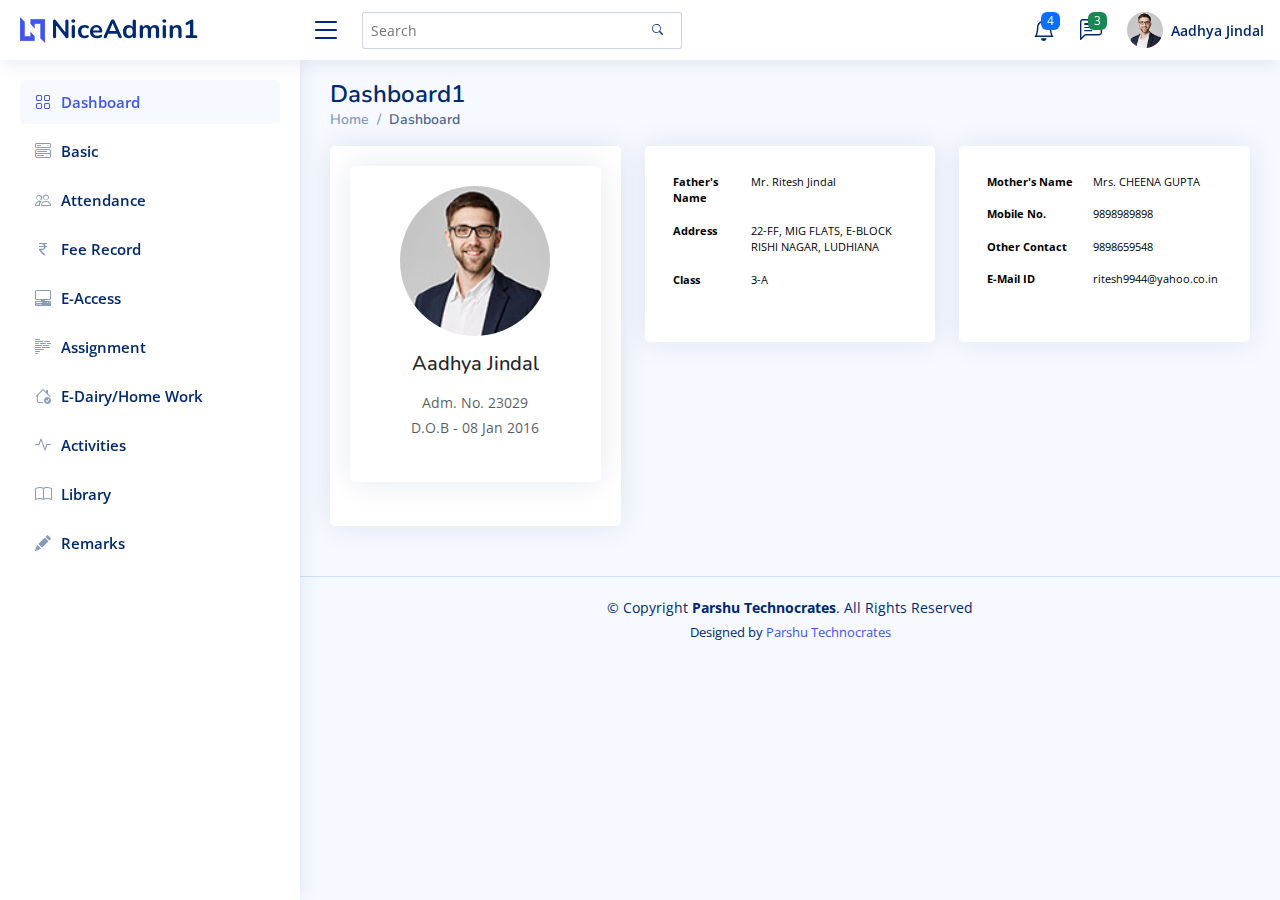
<file: index.html>
<!DOCTYPE html>
<html lang="en">

<head>
  <meta charset="utf-8">
  <meta content="width=device-width, initial-scale=1.0" name="viewport">

  <title>Dashboard - NiceAdmin Bootstrap Template</title>
  <meta content="" name="description">
  <meta content="" name="keywords">

  <!-- Favicons -->
  <link href="assets/img/favicon.png" rel="icon">
  <link href="assets/img/apple-touch-icon.png" rel="apple-touch-icon">

  <!-- Google Fonts -->
  <link href="https://fonts.gstatic.com" rel="preconnect">
  <link href="https://fonts.googleapis.com/css?family=Open+Sans:300,300i,400,400i,600,600i,700,700i|Nunito:300,300i,400,400i,600,600i,700,700i|Poppins:300,300i,400,400i,500,500i,600,600i,700,700i" rel="stylesheet">

  <!-- Vendor CSS Files -->
  <link href="assets/vendor/bootstrap/css/bootstrap.min.css" rel="stylesheet">
  <link href="assets/vendor/bootstrap-icons/bootstrap-icons.css" rel="stylesheet">
  <link href="assets/vendor/boxicons/css/boxicons.min.css" rel="stylesheet">
  <link href="assets/vendor/quill/quill.snow.css" rel="stylesheet">
  <link href="assets/vendor/quill/quill.bubble.css" rel="stylesheet">
  <link href="assets/vendor/remixicon/remixicon.css" rel="stylesheet">
  <link href="assets/vendor/simple-datatables/style.css" rel="stylesheet">

  <!-- Template Main CSS File -->
  <link href="assets/css/style.css" rel="stylesheet">

  <!-- =======================================================
  * Template Name: NiceAdmin
  * Template URL: https://bootstrapmade.com/nice-admin-bootstrap-admin-html-template/
  * Updated: Apr 20 2024 with Bootstrap v5.3.3
  * Author: BootstrapMade.com
  * License: https://bootstrapmade.com/license/
  ======================================================== -->
</head>

<body>

  <!-- ======= Header ======= -->
  <header id="header" class="header fixed-top d-flex align-items-center">

    <div class="d-flex align-items-center justify-content-between">
      <a href="index.html" class="logo d-flex align-items-center">
        <img src="assets/img/logo.png" alt="">
        <span class="d-none d-lg-block">NiceAdmin1</span>
      </a>
      <i class="bi bi-list toggle-sidebar-btn"></i>
    </div><!-- End Logo -->

    <div class="search-bar">
      <form class="search-form d-flex align-items-center" method="POST" action="#">
        <input type="text" name="query" placeholder="Search" title="Enter search keyword">
        <button type="submit" title="Search"><i class="bi bi-search"></i></button>
      </form>
    </div><!-- End Search Bar -->

    <nav class="header-nav ms-auto">
      <ul class="d-flex align-items-center">

        <li class="nav-item d-block d-lg-none">
          <a class="nav-link nav-icon search-bar-toggle " href="#">
            <i class="bi bi-search"></i>
          </a>
        </li><!-- End Search Icon-->

        <li class="nav-item dropdown">

          <a class="nav-link nav-icon" href="#" data-bs-toggle="dropdown">
            <i class="bi bi-bell"></i>
            <span class="badge bg-primary badge-number">4</span>
          </a><!-- End Notification Icon -->

          <ul class="dropdown-menu dropdown-menu-end dropdown-menu-arrow notifications">
            <li class="dropdown-header">
              You have 4 new notifications
              <a href="#"><span class="badge rounded-pill bg-primary p-2 ms-2">View all</span></a>
            </li>
            <li>
              <hr class="dropdown-divider">
            </li>

            <li class="notification-item">
              <i class="bi bi-exclamation-circle text-warning"></i>
              <div>
                <h4>Lorem Ipsum</h4>
                <p>Quae dolorem earum veritatis oditseno</p>
                <p>30 min. ago</p>
              </div>
            </li>

            <li>
              <hr class="dropdown-divider">
            </li>

            <li class="notification-item">
              <i class="bi bi-x-circle text-danger"></i>
              <div>
                <h4>Atque rerum nesciunt</h4>
                <p>Quae dolorem earum veritatis oditseno</p>
                <p>1 hr. ago</p>
              </div>
            </li>

            <li>
              <hr class="dropdown-divider">
            </li>

            <li class="notification-item">
              <i class="bi bi-check-circle text-success"></i>
              <div>
                <h4>Sit rerum fuga</h4>
                <p>Quae dolorem earum veritatis oditseno</p>
                <p>2 hrs. ago</p>
              </div>
            </li>

            <li>
              <hr class="dropdown-divider">
            </li>

            <li class="notification-item">
              <i class="bi bi-info-circle text-primary"></i>
              <div>
                <h4>Dicta reprehenderit</h4>
                <p>Quae dolorem earum veritatis oditseno</p>
                <p>4 hrs. ago</p>
              </div>
            </li>

            <li>
              <hr class="dropdown-divider">
            </li>
            <li class="dropdown-footer">
              <a href="#">Show all notifications</a>
            </li>

          </ul><!-- End Notification Dropdown Items -->

        </li><!-- End Notification Nav -->

        <li class="nav-item dropdown">

          <a class="nav-link nav-icon" href="#" data-bs-toggle="dropdown">
            <i class="bi bi-chat-left-text"></i>
            <span class="badge bg-success badge-number">3</span>
          </a><!-- End Messages Icon -->

          <ul class="dropdown-menu dropdown-menu-end dropdown-menu-arrow messages">
            <li class="dropdown-header">
              You have 3 new messages
              <a href="#"><span class="badge rounded-pill bg-primary p-2 ms-2">View all</span></a>
            </li>
            <li>
              <hr class="dropdown-divider">
            </li>

            <li class="message-item">
              <a href="#">
                <img src="assets/img/messages-1.jpg" alt="" class="rounded-circle">
                <div>
                  <h4>Maria Hudson</h4>
                  <p>Velit asperiores et ducimus soluta repudiandae labore officia est ut...</p>
                  <p>4 hrs. ago</p>
                </div>
              </a>
            </li>
            <li>
              <hr class="dropdown-divider">
            </li>

            <li class="message-item">
              <a href="#">
                <img src="assets/img/messages-2.jpg" alt="" class="rounded-circle">
                <div>
                  <h4>Anna Nelson</h4>
                  <p>Velit asperiores et ducimus soluta repudiandae labore officia est ut...</p>
                  <p>6 hrs. ago</p>
                </div>
              </a>
            </li>
            <li>
              <hr class="dropdown-divider">
            </li>

            <li class="message-item">
              <a href="#">
                <img src="assets/img/messages-3.jpg" alt="" class="rounded-circle">
                <div>
                  <h4>David Muldon</h4>
                  <p>Velit asperiores et ducimus soluta repudiandae labore officia est ut...</p>
                  <p>8 hrs. ago</p>
                </div>
              </a>
            </li>
            <li>
              <hr class="dropdown-divider">
            </li>

            <li class="dropdown-footer">
              <a href="#">Show all messages</a>
            </li>

          </ul><!-- End Messages Dropdown Items -->

        </li><!-- End Messages Nav -->

        <li class="nav-item dropdown pe-3">

          <a class="nav-link nav-profile d-flex align-items-center pe-0" href="#" data-bs-toggle="dropdown">
            <img src="assets/img/profile-img.jpg" alt="Profile" class="rounded-circle">
            <span class="d-none d-md-block d ropdown-toggle ps-2">Aadhya Jindal</span>
          </a><!-- End Profile Iamge Icon -->
<!--
          <ul class="dropdown-menu dropdown-menu-end dropdown-menu-arrow profile">
            <li class="dropdown-header">
              <h6>Aadhya Jindal</h6>
              <span>Class 3-A</span>
            </li>
            <li>
              <hr class="dropdown-divider">
            </li>

            <li>
              <a class="dropdown-item d-flex align-items-center" href="users-profile.html">
                <i class="bi bi-person"></i>
                <span>My Profile</span>
              </a>
            </li>
            <li>
              <hr class="dropdown-divider">
            </li>

            <li>
              <a class="dropdown-item d-flex align-items-center" href="users-profile.html">
                <i class="bi bi-gear"></i>
                <span>Account Settings</span>
              </a>
            </li>
            <li>
              <hr class="dropdown-divider">
            </li>

            <li>
              <a class="dropdown-item d-flex align-items-center" href="pages-faq.html">
                <i class="bi bi-question-circle"></i>
                <span>Need Help?</span>
              </a>
            </li>
            <li>
              <hr class="dropdown-divider">
            </li>

            <li>
              <a class="dropdown-item d-flex align-items-center" href="#">
                <i class="bi bi-box-arrow-right"></i>
                <span>Sign Out</span>
              </a>
            </li>

          </ul>
        -->
          <!-- End Profile Dropdown Items -->
        </li><!-- End Profile Nav -->

      </ul>
    </nav><!-- End Icons Navigation -->

  </header><!-- End Header -->

  <!-- ======= Sidebar ======= -->
  <aside id="sidebar" class="sidebar">

    <ul class="sidebar-nav" id="sidebar-nav">

      <li class="nav-item">
        <a class="nav-link " href="index.html">
          <i class="bi bi-grid"></i>
          <span>Dashboard</span>
        </a>
      </li><!-- End Dashboard Nav -->

      <li class="nav-item">
        <a class="nav-link collapsed" data-bs-target="#components-nav" data-bs-toggle="collapse" href="#">
          <i class="bi bi-menu-button-wide"></i><span>Basic</span>
          <!-- <i class="bi bi-chevron-down ms-auto"></i> -->
        </a>
        <!--
        <ul id="components-nav" class="nav-content collapse " data-bs-parent="#sidebar-nav">
          <li>
            <a href="components-alerts.html">
              <i class="bi bi-circle"></i><span>Alerts</span>
            </a>
          </li>
          <li>
            <a href="components-accordion.html">
              <i class="bi bi-circle"></i><span>Accordion</span>
            </a>
          </li>
          <li>
            <a href="components-badges.html">
              <i class="bi bi-circle"></i><span>Badges</span>
            </a>
          </li>
          <li>
            <a href="components-breadcrumbs.html">
              <i class="bi bi-circle"></i><span>Breadcrumbs</span>
            </a>
          </li>
          <li>
            <a href="components-buttons.html">
              <i class="bi bi-circle"></i><span>Buttons</span>
            </a>
          </li>
          <li>
            <a href="components-cards.html">
              <i class="bi bi-circle"></i><span>Cards</span>
            </a>
          </li>
          <li>
            <a href="components-carousel.html">
              <i class="bi bi-circle"></i><span>Carousel</span>
            </a>
          </li>
          <li>
            <a href="components-list-group.html">
              <i class="bi bi-circle"></i><span>List group</span>
            </a>
          </li>
          <li>
            <a href="components-modal.html">
              <i class="bi bi-circle"></i><span>Modal</span>
            </a>
          </li>
          <li>
            <a href="components-tabs.html">
              <i class="bi bi-circle"></i><span>Tabs</span>
            </a>
          </li>
          <li>
            <a href="components-pagination.html">
              <i class="bi bi-circle"></i><span>Pagination</span>
            </a>
          </li>
          <li>
            <a href="components-progress.html">
              <i class="bi bi-circle"></i><span>Progress</span>
            </a>
          </li>
          <li>
            <a href="components-spinners.html">
              <i class="bi bi-circle"></i><span>Spinners</span>
            </a>
          </li>
          <li>
            <a href="components-tooltips.html">
              <i class="bi bi-circle"></i><span>Tooltips</span>
            </a>
          </li>
        </ul>
      -->
      </li><!-- End Components Nav -->

      <li class="nav-item">
        <a class="nav-link collapsed" data-bs-target="#forms-nav" data-bs-toggle="collapse" href="#">
          <i class="bi bi-people"></i><span>Attendance</span>
          <!-- <i class="bi bi-chevron-down ms-auto"></i> -->
        </a>



        <!-- <ul id="forms-nav" class="nav-content collapse " data-bs-parent="#sidebar-nav">
          <li>
            <a href="forms-elements.html">
              <i class="bi bi-circle"></i><span>Form Elements</span>
            </a>
          </li>
          <li>
            <a href="forms-layouts.html">
              <i class="bi bi-circle"></i><span>Form Layouts</span>
            </a>
          </li>
          <li>
            <a href="forms-editors.html">
              <i class="bi bi-circle"></i><span>Form Editors</span>
            </a>
          </li>
          <li>
            <a href="forms-validation.html">
              <i class="bi bi-circle"></i><span>Form Validation</span>
            </a>
          </li>
        </ul> -->
      </li><!-- End Forms Nav -->

      <li class="nav-item">
        <a class="nav-link collapsed" data-bs-target="#tables-nav" data-bs-toggle="collapse" href="#">
          <i class="bi bi-currency-rupee"></i><span>Fee Record</span>
          <!-- <i class="bi bi-chevron-down ms-auto"></i> -->
        </a>
        <!-- <ul id="tables-nav" class="nav-content collapse " data-bs-parent="#sidebar-nav">
          <li>
            <a href="tables-general.html">
              <i class="bi bi-circle"></i><span>General Tables</span>
            </a>
          </li>
          <li>
            <a href="tables-data.html">
              <i class="bi bi-circle"></i><span>Data Tables</span>
            </a>
          </li>
        </ul> -->
      </li><!-- End Tables Nav -->

      <li class="nav-item">
        <a class="nav-link collapsed" data-bs-target="#charts-nav" data-bs-toggle="collapse" href="#">
          <i class="bi bi-pc-display-horizontal"></i><span>E-Access</span>
          <!-- <i class="bi bi-chevron-down ms-auto"></i> -->
        </a>
        <!-- <ul id="charts-nav" class="nav-content collapse " data-bs-parent="#sidebar-nav">
          <li>
            <a href="charts-chartjs.html">
              <i class="bi bi-circle"></i><span>Chart.js</span>
            </a>
          </li>
          <li>
            <a href="charts-apexcharts.html">
              <i class="bi bi-circle"></i><span>ApexCharts</span>
            </a>
          </li>
          <li>
            <a href="charts-echarts.html">
              <i class="bi bi-circle"></i><span>ECharts</span>
            </a>
          </li>
        </ul> -->
      </li>

      <li class="nav-item">
        <a class="nav-link collapsed" data-bs-target="#icons-nav" data-bs-toggle="collapse" href="#">
          <i class="bi bi-body-text"></i><span>Assignment</span>
          <!-- <i class="bi bi-chevron-down ms-auto"></i> -->
        </a>
        <!-- <ul id="icons-nav" class="nav-content collapse " data-bs-parent="#sidebar-nav">
          <li>
            <a href="icons-bootstrap.html">
              <i class="bi bi-circle"></i><span>Bootstrap Icons</span>
            </a>
          </li>
          <li>
            <a href="icons-remix.html">
              <i class="bi bi-circle"></i><span>Remix Icons</span>
            </a>
          </li>
          <li>
            <a href="icons-boxicons.html">
              <i class="bi bi-circle"></i><span>Boxicons</span>
            </a>
          </li>
        </ul> -->
      </li>
      <li class="nav-item">
        <a class="nav-link collapsed" data-bs-target="#icons-nav" data-bs-toggle="collapse" href="#">
          <i class="bi bi-house-check"></i><span>E-Dairy/Home Work</span>
          <!-- <i class="bi bi-chevron-down ms-auto"></i> -->
        </a>
        <!-- <ul id="icons-nav" class="nav-content collapse " data-bs-parent="#sidebar-nav">
          <li>
            <a href="icons-bootstrap.html">
              <i class="bi bi-circle"></i><span>Bootstrap Icons</span>
            </a>
          </li>
          <li>
            <a href="icons-remix.html">
              <i class="bi bi-circle"></i><span>Remix Icons</span>
            </a>
          </li>
          <li>
            <a href="icons-boxicons.html">
              <i class="bi bi-circle"></i><span>Boxicons</span>
            </a>
          </li>
        </ul> -->
      </li>
      <li class="nav-item">
        <a class="nav-link collapsed" data-bs-target="#icons-nav" data-bs-toggle="collapse" href="#">
          <i class="bi bi-activity"></i><span>Activities</span>
          <!-- <i class="bi bi-chevron-down ms-auto"></i> -->
        </a>
        <!-- <ul id="icons-nav" class="nav-content collapse " data-bs-parent="#sidebar-nav">
          <li>
            <a href="icons-bootstrap.html">
              <i class="bi bi-circle"></i><span>Bootstrap Icons</span>
            </a>
          </li>
          <li>
            <a href="icons-remix.html">
              <i class="bi bi-circle"></i><span>Remix Icons</span>
            </a>
          </li>
          <li>
            <a href="icons-boxicons.html">
              <i class="bi bi-circle"></i><span>Boxicons</span>
            </a>
          </li>
        </ul> -->
      </li>
      <li class="nav-item">
        <a class="nav-link collapsed" data-bs-target="#icons-nav" data-bs-toggle="collapse" href="#">
          <i class="bi bi-book"></i><span>Library</span>
          <!-- <i class="bi bi-chevron-down ms-auto"></i> -->
        </a>
        <!-- <ul id="icons-nav" class="nav-content collapse " data-bs-parent="#sidebar-nav">
          <li>
            <a href="icons-bootstrap.html">
              <i class="bi bi-circle"></i><span>Bootstrap Icons</span>
            </a>
          </li>
          <li>
            <a href="icons-remix.html">
              <i class="bi bi-circle"></i><span>Remix Icons</span>
            </a>
          </li>
          <li>
            <a href="icons-boxicons.html">
              <i class="bi bi-circle"></i><span>Boxicons</span>
            </a>
          </li>
        </ul> -->
      </li>
      <li class="nav-item">
        <a class="nav-link collapsed" data-bs-target="#icons-nav" data-bs-toggle="collapse" href="#">
          <i class="bi bi-pencil-fill"></i><span>Remarks</span>
          <!-- <i class="bi bi-chevron-down ms-auto"></i> -->
        </a>
        <!-- <ul id="icons-nav" class="nav-content collapse " data-bs-parent="#sidebar-nav">
          <li>
            <a href="icons-bootstrap.html">
              <i class="bi bi-circle"></i><span>Bootstrap Icons</span>
            </a>
          </li>
          <li>
            <a href="icons-remix.html">
              <i class="bi bi-circle"></i><span>Remix Icons</span>
            </a>
          </li>
          <li>
            <a href="icons-boxicons.html">
              <i class="bi bi-circle"></i><span>Boxicons</span>
            </a>
          </li>
        </ul> -->
      </li>
      <!-- End Icons Nav -->





<!--
      <li class="nav-heading">Pages</li>

      <li class="nav-item">
        <a class="nav-link collapsed" href="users-profile.html">
          <i class="bi bi-person"></i>
          <span>Profile</span>
        </a>
      </li>




      <li class="nav-item">
        <a class="nav-link collapsed" href="pages-faq.html">
          <i class="bi bi-question-circle"></i>
          <span>F.A.Q</span>
        </a>
      </li>

      <li class="nav-item">
        <a class="nav-link collapsed" href="pages-contact.html">
          <i class="bi bi-envelope"></i>
          <span>Contact</span>
        </a>
      </li>

      <li class="nav-item">
        <a class="nav-link collapsed" href="pages-register.html">
          <i class="bi bi-card-list"></i>
          <span>Register</span>
        </a>
      </li>

      <li class="nav-item">
        <a class="nav-link collapsed" href="pages-login.html">
          <i class="bi bi-box-arrow-in-right"></i>
          <span>Login</span>
        </a>
      </li>

      <li class="nav-item">
        <a class="nav-link collapsed" href="pages-error-404.html">
          <i class="bi bi-dash-circle"></i>
          <span>Error 404</span>
        </a>
      </li>

      <li class="nav-item">
        <a class="nav-link collapsed" href="pages-blank.html">
          <i class="bi bi-file-earmark"></i>
          <span>Blank</span>
        </a>
      </li>
    -->
    </ul>

  </aside>
  
  <!-- End Sidebar-->

  <main id="main" class="main">

    <div class="pagetitle">
      <h1>Dashboard1</h1>
      <nav>
        <ol class="breadcrumb">
          <li class="breadcrumb-item"><a href="index.html">Home</a></li>
          <li class="breadcrumb-item active">Dashboard</li>
        </ol>
      </nav>
    </div><!-- End Page Title -->

    <section class="section dashboard">
      <div class="row">

        <!-- newright -->
        <div class="col-lg-4">

          <!-- Recent Activity -->
          <div class="card">
            <div class="filter">
              <a class="icon" href="#" data-bs-toggle="dropdown"><i class="bi bi-three-dots"></i></a>
              <ul class="dropdown-menu dropdown-menu-end dropdown-menu-arrow">
                <li class="dropdown-header text-start">
                  <h6>Filter</h6>
                </li>

                <li><a class="dropdown-item" href="#">Today</a></li>
                <li><a class="dropdown-item" href="#">This Month</a></li>
                <li><a class="dropdown-item" href="#">This Year</a></li>
              </ul>
            </div>

            <div class="card-body card-body-image">




              <!-- <h5 class="card-title">Recent Activity 1<span>| Today</span></h5> -->

              <div class="activity">

                <div class="card mb-4">
                  <div class="card-body card-body-image text-center">
                    
                    <img src="assets/img/profile-img.jpg" alt="avatar"
                      class="rounded-circle img-fluid" style="width: 150px;">
                    <h5 class="my-3">Aadhya Jindal</h5>
                    <p class="text-muted mb-1">Adm. No. 23029</p>
                    <p class="text-muted mb-4">D.O.B - 08 Jan 2016</p>
                    <!-- <div class="d-flex justify-content-center mb-2">
                      <button  type="button" data-mdb-button-init data-mdb-ripple-init class="btn btn-primary">Follow</button>
                      <button  type="button" data-mdb-button-init data-mdb-ripple-init class="btn btn-outline-primary ms-1">Message</button>
                    </div> -->

                  </div>

                </div>


                <!--

                <div class="activity-item d-flex">
                  <div class="activite-label">32 min</div>
                  <i class='bi bi-circle-fill activity-badge text-success align-self-start'></i>
                  <div class="activity-content">
                    Quia quae rerum <a href="#" class="fw-bold text-dark">explicabo officiis</a> beatae
                  </div>
                </div>

                <div class="activity-item d-flex">
                  <div class="activite-label">56 min</div>
                  <i class='bi bi-circle-fill activity-badge text-danger align-self-start'></i>
                  <div class="activity-content">
                    Voluptatem blanditiis blanditiis eveniet
                  </div>
                </div>

                <div class="activity-item d-flex">
                  <div class="activite-label">2 hrs</div>
                  <i class='bi bi-circle-fill activity-badge text-primary align-self-start'></i>
                  <div class="activity-content">
                    Voluptates corrupti molestias voluptatem
                  </div>
                </div>

                <div class="activity-item d-flex">
                  <div class="activite-label">1 day</div>
                  <i class='bi bi-circle-fill activity-badge text-info align-self-start'></i>
                  <div class="activity-content">
                    Tempore autem saepe <a href="#" class="fw-bold text-dark">occaecati voluptatem</a> tempore
                  </div>
                </div>

                <div class="activity-item d-flex">
                  <div class="activite-label">2 days</div>
                  <i class='bi bi-circle-fill activity-badge text-warning align-self-start'></i>
                  <div class="activity-content">
                    Est sit eum reiciendis exercitationem
                  </div>
                </div>

                <div class="activity-item d-flex">
                  <div class="activite-label">4 weeks</div>
                  <i class='bi bi-circle-fill activity-badge text-muted align-self-start'></i>
                  <div class="activity-content">
                    Dicta dolorem harum nulla eius. Ut quidem quidem sit quas
                  </div>
                </div>
              -->
              </div>

           

            </div>
          </div><!-- End Recent Activity -->

          <!-- Budget Report -->
           <!--
          <div class="card">
            <div class="filter">
              <a class="icon" href="#" data-bs-toggle="dropdown"><i class="bi bi-three-dots"></i></a>
              <ul class="dropdown-menu dropdown-menu-end dropdown-menu-arrow">
                <li class="dropdown-header text-start">
                  <h6>Filter</h6>
                </li>

                <li><a class="dropdown-item" href="#">Today</a></li>
                <li><a class="dropdown-item" href="#">This Month</a></li>
                <li><a class="dropdown-item" href="#">This Year</a></li>
              </ul>
            </div>

            <div class="card-body pb-0">
              <h5 class="card-title">Budget Report <span>| This Month</span></h5>

              <div id="budgetChart" style="min-height: 400px;" class="echart"></div>

              <script>
                document.addEventListener("DOMContentLoaded", () => {
                  var budgetChart = echarts.init(document.querySelector("#budgetChart")).setOption({
                    legend: {
                      data: ['Allocated Budget', 'Actual Spending']
                    },
                    radar: {
                      // shape: 'circle',
                      indicator: [{
                          name: 'Sales',
                          max: 6500
                        },
                        {
                          name: 'Administration',
                          max: 16000
                        },
                        {
                          name: 'Information Technology',
                          max: 30000
                        },
                        {
                          name: 'Customer Support',
                          max: 38000
                        },
                        {
                          name: 'Development',
                          max: 52000
                        },
                        {
                          name: 'Marketing',
                          max: 25000
                        }
                      ]
                    },
                    series: [{
                      name: 'Budget vs spending',
                      type: 'radar',
                      data: [{
                          value: [4200, 3000, 20000, 35000, 50000, 18000],
                          name: 'Allocated Budget'
                        },
                        {
                          value: [5000, 14000, 28000, 26000, 42000, 21000],
                          name: 'Actual Spending'
                        }
                      ]
                    }]
                  });
                });
              </script>

            </div>
          </div>
        -->
          <!-- End Budget Report -->

          <!-- Website Traffic -->
           <!--
          <div class="card">
            <div class="filter">
              <a class="icon" href="#" data-bs-toggle="dropdown"><i class="bi bi-three-dots"></i></a>
              <ul class="dropdown-menu dropdown-menu-end dropdown-menu-arrow">
                <li class="dropdown-header text-start">
                  <h6>Filter</h6>
                </li>

                <li><a class="dropdown-item" href="#">Today</a></li>
                <li><a class="dropdown-item" href="#">This Month</a></li>
                <li><a class="dropdown-item" href="#">This Year</a></li>
              </ul>
            </div>

            <div class="card-body pb-0">
              <h5 class="card-title">Website Traffic <span>| Today</span></h5>

              <div id="trafficChart" style="min-height: 400px;" class="echart"></div>

              <script>
                document.addEventListener("DOMContentLoaded", () => {
                  echarts.init(document.querySelector("#trafficChart")).setOption({
                    tooltip: {
                      trigger: 'item'
                    },
                    legend: {
                      top: '5%',
                      left: 'center'
                    },
                    series: [{
                      name: 'Access From',
                      type: 'pie',
                      radius: ['40%', '70%'],
                      avoidLabelOverlap: false,
                      label: {
                        show: false,
                        position: 'center'
                      },
                      emphasis: {
                        label: {
                          show: true,
                          fontSize: '18',
                          fontWeight: 'bold'
                        }
                      },
                      labelLine: {
                        show: false
                      },
                      data: [{
                          value: 1048,
                          name: 'Search Engine'
                        },
                        {
                          value: 735,
                          name: 'Direct'
                        },
                        {
                          value: 580,
                          name: 'Email'
                        },
                        {
                          value: 484,
                          name: 'Union Ads'
                        },
                        {
                          value: 300,
                          name: 'Video Ads'
                        }
                      ]
                    }]
                  });
                });
              </script>

            </div>
          </div>
          -->
          <!-- End Website Traffic -->

          <!-- News & Updates Traffic -->
           <!--
          <div class="card">
            <div class="filter">
              <a class="icon" href="#" data-bs-toggle="dropdown"><i class="bi bi-three-dots"></i></a>
              <ul class="dropdown-menu dropdown-menu-end dropdown-menu-arrow">
                <li class="dropdown-header text-start">
                  <h6>Filter</h6>
                </li>

                <li><a class="dropdown-item" href="#">Today</a></li>
                <li><a class="dropdown-item" href="#">This Month</a></li>
                <li><a class="dropdown-item" href="#">This Year</a></li>
              </ul>
            </div>

            <div class="card-body pb-0">
              <h5 class="card-title">News &amp; Updates <span>| Today</span></h5>

              <div class="news">
                <div class="post-item clearfix">
                  <img src="assets/img/news-1.jpg" alt="">
                  <h4><a href="#">Nihil blanditiis at in nihil autem</a></h4>
                  <p>Sit recusandae non aspernatur laboriosam. Quia enim eligendi sed ut harum...</p>
                </div>

                <div class="post-item clearfix">
                  <img src="assets/img/news-2.jpg" alt="">
                  <h4><a href="#">Quidem autem et impedit</a></h4>
                  <p>Illo nemo neque maiores vitae officiis cum eum turos elan dries werona nande...</p>
                </div>

                <div class="post-item clearfix">
                  <img src="assets/img/news-3.jpg" alt="">
                  <h4><a href="#">Id quia et et ut maxime similique occaecati ut</a></h4>
                  <p>Fugiat voluptas vero eaque accusantium eos. Consequuntur sed ipsam et totam...</p>
                </div>

                <div class="post-item clearfix">
                  <img src="assets/img/news-4.jpg" alt="">
                  <h4><a href="#">Laborum corporis quo dara net para</a></h4>
                  <p>Qui enim quia optio. Eligendi aut asperiores enim repellendusvel rerum cuder...</p>
                </div>

                <div class="post-item clearfix">
                  <img src="assets/img/news-5.jpg" alt="">
                  <h4><a href="#">Et dolores corrupti quae illo quod dolor</a></h4>
                  <p>Odit ut eveniet modi reiciendis. Atque cupiditate libero beatae dignissimos eius...</p>
                </div>

              </div>--><!-- End sidebar recent posts-->

            </div>
        <!-- /newright -->

        <!-- Left side columns -->
        <div class="col-lg-8">
          <div class="row">

            <!-- Sales Card -->
            <div class="col-xxl-4 col-md-6">
              <div class="card info-card sales-card">

                <!-- <div class="filter">
                  <a class="icon" href="#" data-bs-toggle="dropdown"><i class="bi bi-three-dots"></i></a>
                  <ul class="dropdown-menu dropdown-menu-end dropdown-menu-arrow">
                    <li class="dropdown-header text-start">
                      <h6>Filter</h6>
                    </li>

                    <li><a class="dropdown-item" href="#">Today</a></li>
                    <li><a class="dropdown-item" href="#">This Month</a></li>
                    <li><a class="dropdown-item" href="#">This Year</a></li>
                  </ul>
                </div> -->
                  <!-- anuj -->
                <div class="card-body card-body-image">
                  <!-- <h5 class="card-title">Sales <span>| Today 1</span></h5> -->



                  <table class="table table-borderless d atatable">
                    <!-- <thead>
                      <tr>
                        <th scope="col">Father's Name</th>
                        <th scope="col">Mr. Ritesh Jindal</th>

                      </tr>
                    </thead> -->
                    <tbody>
                      <tr>
                        <th><b></b>Father's Name</b></th>
                        <td>Mr. Ritesh Jindal</td>
                      </tr>
                      <tr>
                        <th><b></b>Address</b></th>
                        <td>22-FF, MIG FLATS, E-BLOCK RISHI NAGAR, LUDHIANA</td>
                      </tr>
                      <tr>
                        <th><b></b>Class</b></th>
                        <td>3-A</td>
                      </tr>

                    </tbody>
                  </table>

                  <!-- <div class="d-flex align-items-center">
                    <div class="card-icon rounded-circle d-flex align-items-center justify-content-center">
                      <i class="bi bi-cart"></i>
                    </div>
                    <div class="ps-3">
                      <h6>145</h6>
                      <span class="text-success small pt-1 fw-bold">12%</span> <span class="text-muted small pt-2 ps-1">increase</span>

                    </div>
                  </div> -->
                </div>

              </div>
            </div><!-- End Sales Card -->
            <div class="col-xxl-4 col-md-6">
              <div class="card info-card sales-card">

                <!-- <div class="filter">
                  <a class="icon" href="#" data-bs-toggle="dropdown"><i class="bi bi-three-dots"></i></a>
                  <ul class="dropdown-menu dropdown-menu-end dropdown-menu-arrow">
                    <li class="dropdown-header text-start">
                      <h6>Filter</h6>
                    </li>

                    <li><a class="dropdown-item" href="#">Today</a></li>
                    <li><a class="dropdown-item" href="#">This Month</a></li>
                    <li><a class="dropdown-item" href="#">This Year</a></li>
                  </ul>
                </div> -->
                  <!-- anuj -->
                <div class="card-body card-body-image">
                  <!-- <h5 class="card-title">Sales <span>| Today 1</span></h5> -->



                  <table class="table table-borderless d atatable">
                    <!-- <thead>
                      <tr>
                        <th scope="col">Father's Name</th>
                        <th scope="col">Mr. Ritesh Jindal</th>

                      </tr>
                    </thead> -->
                    <tbody>
                      <tr>
                        <th><b></b>Mother's Name</b></th>
                        <td>Mrs. CHEENA GUPTA</td>
                      </tr>
                      <tr>
                        <th><b></b>Mobile No.</b></th>
                        <td>9898989898</td>
                      </tr>
                      <tr>
                        <th><b></b>Other Contact</b></th>
                        <td>9898659548</td>
                      </tr>
                      <tr>
                        <th><b></b>E-Mail ID</b></th>
                        <td>ritesh9944@yahoo.co.in</td>
                      </tr>

                    </tbody>
                  </table>




                  <!-- <div class="d-flex align-items-center">
                    <div class="card-icon rounded-circle d-flex align-items-center justify-content-center">
                      <i class="bi bi-cart"></i>
                    </div>
                    <div class="ps-3">
                      <h6>145</h6>
                      <span class="text-success small pt-1 fw-bold">12%</span> <span class="text-muted small pt-2 ps-1">increase</span>

                    </div>
                  </div> -->
                </div>

              </div>
            </div><!-- End Sales Card -->

            <!-- Revenue Card -->
             <!--
            <div class="col-xxl-4 col-md-6">
              <div class="card info-card revenue-card">

                <div class="filter">
                  <a class="icon" href="#" data-bs-toggle="dropdown"><i class="bi bi-three-dots"></i></a>
                  <ul class="dropdown-menu dropdown-menu-end dropdown-menu-arrow">
                    <li class="dropdown-header text-start">
                      <h6>Filter</h6>
                    </li>

                    <li><a class="dropdown-item" href="#">Today</a></li>
                    <li><a class="dropdown-item" href="#">This Month</a></li>
                    <li><a class="dropdown-item" href="#">This Year</a></li>
                  </ul>
                </div>

                <div class="card-body">
                  <h5 class="card-title">Revenue <span>| This Month</span></h5>

                  <div class="d-flex align-items-center">
                    <div class="card-icon rounded-circle d-flex align-items-center justify-content-center">
                      <i class="bi bi-currency-dollar"></i>
                    </div>
                    <div class="ps-3">
                      <h6>$3,264</h6>
                      <span class="text-success small pt-1 fw-bold">8%</span> <span class="text-muted small pt-2 ps-1">increase</span>

                    </div>
                  </div>
                </div>

              </div>
            </div>
          -->
            <!-- End Revenue Card -->

            <!-- Customers Card -->
             <!--
            <div class="col-xxl-4 col-xl-12">

              <div class="card info-card customers-card">

                <div class="filter">
                  <a class="icon" href="#" data-bs-toggle="dropdown"><i class="bi bi-three-dots"></i></a>
                  <ul class="dropdown-menu dropdown-menu-end dropdown-menu-arrow">
                    <li class="dropdown-header text-start">
                      <h6>Filter</h6>
                    </li>

                    <li><a class="dropdown-item" href="#">Today</a></li>
                    <li><a class="dropdown-item" href="#">This Month</a></li>
                    <li><a class="dropdown-item" href="#">This Year</a></li>
                  </ul>
                </div>

                <div class="card-body">
                  <h5 class="card-title">Customers <span>| This Year</span></h5>

                  <div class="d-flex align-items-center">
                    <div class="card-icon rounded-circle d-flex align-items-center justify-content-center">
                      <i class="bi bi-people"></i>
                    </div>
                    <div class="ps-3">
                      <h6>1244</h6>
                      <span class="text-danger small pt-1 fw-bold">12%</span> <span class="text-muted small pt-2 ps-1">decrease</span>

                    </div>
                  </div>

                </div>
              </div>

            </div>
            -->

            <!-- Reports -->
             <!--
            <div class="col-12">
              <div class="card">

                <div class="filter">
                  <a class="icon" href="#" data-bs-toggle="dropdown"><i class="bi bi-three-dots"></i></a>
                  <ul class="dropdown-menu dropdown-menu-end dropdown-menu-arrow">
                    <li class="dropdown-header text-start">
                      <h6>Filter</h6>
                    </li>

                    <li><a class="dropdown-item" href="#">Today</a></li>
                    <li><a class="dropdown-item" href="#">This Month</a></li>
                    <li><a class="dropdown-item" href="#">This Year</a></li>
                  </ul>
                </div>

                <div class="card-body">
                  <h5 class="card-title">Reports <span>/Today</span></h5>

                  
                  <div id="reportsChart"></div>

                  <script>
                    document.addEventListener("DOMContentLoaded", () => {
                      new ApexCharts(document.querySelector("#reportsChart"), {
                        series: [{
                          name: 'Sales',
                          data: [31, 40, 28, 51, 42, 82, 56],
                        }, {
                          name: 'Revenue',
                          data: [11, 32, 45, 32, 34, 52, 41]
                        }, {
                          name: 'Customers',
                          data: [15, 11, 32, 18, 9, 24, 11]
                        }],
                        chart: {
                          height: 350,
                          type: 'area',
                          toolbar: {
                            show: false
                          },
                        },
                        markers: {
                          size: 4
                        },
                        colors: ['#4154f1', '#2eca6a', '#ff771d'],
                        fill: {
                          type: "gradient",
                          gradient: {
                            shadeIntensity: 1,
                            opacityFrom: 0.3,
                            opacityTo: 0.4,
                            stops: [0, 90, 100]
                          }
                        },
                        dataLabels: {
                          enabled: false
                        },
                        stroke: {
                          curve: 'smooth',
                          width: 2
                        },
                        xaxis: {
                          type: 'datetime',
                          categories: ["2018-09-19T00:00:00.000Z", "2018-09-19T01:30:00.000Z", "2018-09-19T02:30:00.000Z", "2018-09-19T03:30:00.000Z", "2018-09-19T04:30:00.000Z", "2018-09-19T05:30:00.000Z", "2018-09-19T06:30:00.000Z"]
                        },
                        tooltip: {
                          x: {
                            format: 'dd/MM/yy HH:mm'
                          },
                        }
                      }).render();
                    });
                  </script>
                  

                </div>

              </div>
            </div>

          -->
            
            <!-- End Reports -->

            <!-- Recent Sales -->
<!--
            <div class="col-12">
              <div class="card recent-sales overflow-auto">

                <div class="filter">
                  <a class="icon" href="#" data-bs-toggle="dropdown"><i class="bi bi-three-dots"></i></a>
                  <ul class="dropdown-menu dropdown-menu-end dropdown-menu-arrow">
                    <li class="dropdown-header text-start">
                      <h6>Filter</h6>
                    </li>

                    <li><a class="dropdown-item" href="#">Today</a></li>
                    <li><a class="dropdown-item" href="#">This Month</a></li>
                    <li><a class="dropdown-item" href="#">This Year</a></li>
                  </ul>
                </div>

                <div class="card-body">
                  <h5 class="card-title">Recent Sales <span>| Today</span></h5>

                  <table class="table table-borderless datatable">
                    <thead>
                      <tr>
                        <th scope="col">#</th>
                        <th scope="col">Customer</th>
                        <th scope="col">Product</th>
                        <th scope="col">Price</th>
                        <th scope="col">Status</th>
                      </tr>
                    </thead>
                    <tbody>
                      <tr>
                        <th scope="row"><a href="#">#2457</a></th>
                        <td>Brandon Jacob</td>
                        <td><a href="#" class="text-primary">At praesentium minu</a></td>
                        <td>$64</td>
                        <td><span class="badge bg-success">Approved</span></td>
                      </tr>
                      <tr>
                        <th scope="row"><a href="#">#2147</a></th>
                        <td>Bridie Kessler</td>
                        <td><a href="#" class="text-primary">Blanditiis dolor omnis similique</a></td>
                        <td>$47</td>
                        <td><span class="badge bg-warning">Pending</span></td>
                      </tr>
                      <tr>
                        <th scope="row"><a href="#">#2049</a></th>
                        <td>Ashleigh Langosh</td>
                        <td><a href="#" class="text-primary">At recusandae consectetur</a></td>
                        <td>$147</td>
                        <td><span class="badge bg-success">Approved</span></td>
                      </tr>
                      <tr>
                        <th scope="row"><a href="#">#2644</a></th>
                        <td>Angus Grady</td>
                        <td><a href="#" class="text-primar">Ut voluptatem id earum et</a></td>
                        <td>$67</td>
                        <td><span class="badge bg-danger">Rejected</span></td>
                      </tr>
                      <tr>
                        <th scope="row"><a href="#">#2644</a></th>
                        <td>Raheem Lehner</td>
                        <td><a href="#" class="text-primary">Sunt similique distinctio</a></td>
                        <td>$165</td>
                        <td><span class="badge bg-success">Approved</span></td>
                      </tr>
                    </tbody>
                  </table>

                </div>

              </div>


            </div>
          -->
            <!-- End Recent Sales -->

            <!-- Top Selling -->
       <!--      
            <div class="col-12">
              <div class="card top-selling overflow-auto">

                <div class="filter">
                  <a class="icon" href="#" data-bs-toggle="dropdown"><i class="bi bi-three-dots"></i></a>
                  <ul class="dropdown-menu dropdown-menu-end dropdown-menu-arrow">
                    <li class="dropdown-header text-start">
                      <h6>Filter</h6>
                    </li>

                    <li><a class="dropdown-item" href="#">Today</a></li>
                    <li><a class="dropdown-item" href="#">This Month</a></li>
                    <li><a class="dropdown-item" href="#">This Year</a></li>
                  </ul>
                </div>

                <div class="card-body pb-0">
                  <h5 class="card-title">Top Selling <span>| Today</span></h5>

                  <table class="table table-borderless">
                    <thead>
                      <tr>
                        <th scope="col">Preview</th>
                        <th scope="col">Product</th>
                        <th scope="col">Price</th>
                        <th scope="col">Sold</th>
                        <th scope="col">Revenue</th>
                      </tr>
                    </thead>
                    <tbody>
                      <tr>
                        <th scope="row"><a href="#"><img src="assets/img/product-1.jpg" alt=""></a></th>
                        <td><a href="#" class="text-primary fw-bold">Ut inventore ipsa voluptas nulla</a></td>
                        <td>$64</td>
                        <td class="fw-bold">124</td>
                        <td>$5,828</td>
                      </tr>
                      <tr>
                        <th scope="row"><a href="#"><img src="assets/img/product-2.jpg" alt=""></a></th>
                        <td><a href="#" class="text-primary fw-bold">Exercitationem similique doloremque</a></td>
                        <td>$46</td>
                        <td class="fw-bold">98</td>
                        <td>$4,508</td>
                      </tr>
                      <tr>
                        <th scope="row"><a href="#"><img src="assets/img/product-3.jpg" alt=""></a></th>
                        <td><a href="#" class="text-primary fw-bold">Doloribus nisi exercitationem</a></td>
                        <td>$59</td>
                        <td class="fw-bold">74</td>
                        <td>$4,366</td>
                      </tr>
                      <tr>
                        <th scope="row"><a href="#"><img src="assets/img/product-4.jpg" alt=""></a></th>
                        <td><a href="#" class="text-primary fw-bold">Officiis quaerat sint rerum error</a></td>
                        <td>$32</td>
                        <td class="fw-bold">63</td>
                        <td>$2,016</td>
                      </tr>
                      <tr>
                        <th scope="row"><a href="#"><img src="assets/img/product-5.jpg" alt=""></a></th>
                        <td><a href="#" class="text-primary fw-bold">Sit unde debitis delectus repellendus</a></td>
                        <td>$79</td>
                        <td class="fw-bold">41</td>
                        <td>$3,239</td>
                      </tr>
                    </tbody>
                  </table>

                </div>

              </div>
            </div>
          -->
            <!-- End Top Selling -->

          </div>
        </div><!-- End Left side columns -->

        <!-- Right side columns -->
      <!--   
        <div class="col-lg-4">

          
          <div class="card">
            <div class="filter">
              <a class="icon" href="#" data-bs-toggle="dropdown"><i class="bi bi-three-dots"></i></a>
              <ul class="dropdown-menu dropdown-menu-end dropdown-menu-arrow">
                <li class="dropdown-header text-start">
                  <h6>Filter</h6>
                </li>

                <li><a class="dropdown-item" href="#">Today</a></li>
                <li><a class="dropdown-item" href="#">This Month</a></li>
                <li><a class="dropdown-item" href="#">This Year</a></li>
              </ul>
            </div>

            <div class="card-body card-body-image">

            -->


              <!-- <h5 class="card-title">Recent Activity 1<span>| Today</span></h5> -->
<!--
              <div class="activity">

                <div class="card mb-4">
                  <div class="card-body card-body-image text-center">
                    
                    <img src="assets/img/profile-img.jpg" alt="avatar"
                      class="rounded-circle img-fluid" style="width: 150px;">
                    <h5 class="my-3">Aadhya Jindal</h5>
                    <p class="text-muted mb-1">Adm. No. 23029</p>
                    <p class="text-muted mb-4">D.O.B - 08 Jan 2016</p>
                  -->   
                    <!-- <div class="d-flex justify-content-center mb-2">
                      <button  type="button" data-mdb-button-init data-mdb-ripple-init class="btn btn-primary">Follow</button>
                      <button  type="button" data-mdb-button-init data-mdb-ripple-init class="btn btn-outline-primary ms-1">Message</button>
                    </div> -->
<!--
                    
                  </div>

                </div>

              -->
                <!--

                <div class="activity-item d-flex">
                  <div class="activite-label">32 min</div>
                  <i class='bi bi-circle-fill activity-badge text-success align-self-start'></i>
                  <div class="activity-content">
                    Quia quae rerum <a href="#" class="fw-bold text-dark">explicabo officiis</a> beatae
                  </div>
                </div>

                <div class="activity-item d-flex">
                  <div class="activite-label">56 min</div>
                  <i class='bi bi-circle-fill activity-badge text-danger align-self-start'></i>
                  <div class="activity-content">
                    Voluptatem blanditiis blanditiis eveniet
                  </div>
                </div>

                <div class="activity-item d-flex">
                  <div class="activite-label">2 hrs</div>
                  <i class='bi bi-circle-fill activity-badge text-primary align-self-start'></i>
                  <div class="activity-content">
                    Voluptates corrupti molestias voluptatem
                  </div>
                </div>

                <div class="activity-item d-flex">
                  <div class="activite-label">1 day</div>
                  <i class='bi bi-circle-fill activity-badge text-info align-self-start'></i>
                  <div class="activity-content">
                    Tempore autem saepe <a href="#" class="fw-bold text-dark">occaecati voluptatem</a> tempore
                  </div>
                </div>

                <div class="activity-item d-flex">
                  <div class="activite-label">2 days</div>
                  <i class='bi bi-circle-fill activity-badge text-warning align-self-start'></i>
                  <div class="activity-content">
                    Est sit eum reiciendis exercitationem
                  </div>
                </div>

                <div class="activity-item d-flex">
                  <div class="activite-label">4 weeks</div>
                  <i class='bi bi-circle-fill activity-badge text-muted align-self-start'></i>
                  <div class="activity-content">
                    Dicta dolorem harum nulla eius. Ut quidem quidem sit quas
                  </div>
                </div>
              -->
          <!--      
              </div>

           

            </div>
          </div>
          
        -->

          
           <!--
          <div class="card">
            <div class="filter">
              <a class="icon" href="#" data-bs-toggle="dropdown"><i class="bi bi-three-dots"></i></a>
              <ul class="dropdown-menu dropdown-menu-end dropdown-menu-arrow">
                <li class="dropdown-header text-start">
                  <h6>Filter</h6>
                </li>

                <li><a class="dropdown-item" href="#">Today</a></li>
                <li><a class="dropdown-item" href="#">This Month</a></li>
                <li><a class="dropdown-item" href="#">This Year</a></li>
              </ul>
            </div>

            <div class="card-body pb-0">
              <h5 class="card-title">Budget Report <span>| This Month</span></h5>

              <div id="budgetChart" style="min-height: 400px;" class="echart"></div>

              <script>
                document.addEventListener("DOMContentLoaded", () => {
                  var budgetChart = echarts.init(document.querySelector("#budgetChart")).setOption({
                    legend: {
                      data: ['Allocated Budget', 'Actual Spending']
                    },
                    radar: {
                      // shape: 'circle',
                      indicator: [{
                          name: 'Sales',
                          max: 6500
                        },
                        {
                          name: 'Administration',
                          max: 16000
                        },
                        {
                          name: 'Information Technology',
                          max: 30000
                        },
                        {
                          name: 'Customer Support',
                          max: 38000
                        },
                        {
                          name: 'Development',
                          max: 52000
                        },
                        {
                          name: 'Marketing',
                          max: 25000
                        }
                      ]
                    },
                    series: [{
                      name: 'Budget vs spending',
                      type: 'radar',
                      data: [{
                          value: [4200, 3000, 20000, 35000, 50000, 18000],
                          name: 'Allocated Budget'
                        },
                        {
                          value: [5000, 14000, 28000, 26000, 42000, 21000],
                          name: 'Actual Spending'
                        }
                      ]
                    }]
                  });
                });
              </script>

            </div>
          </div>
        -->
          <!-- End Budget Report -->

          <!-- Website Traffic -->
           <!--
          <div class="card">
            <div class="filter">
              <a class="icon" href="#" data-bs-toggle="dropdown"><i class="bi bi-three-dots"></i></a>
              <ul class="dropdown-menu dropdown-menu-end dropdown-menu-arrow">
                <li class="dropdown-header text-start">
                  <h6>Filter</h6>
                </li>

                <li><a class="dropdown-item" href="#">Today</a></li>
                <li><a class="dropdown-item" href="#">This Month</a></li>
                <li><a class="dropdown-item" href="#">This Year</a></li>
              </ul>
            </div>

            <div class="card-body pb-0">
              <h5 class="card-title">Website Traffic <span>| Today</span></h5>

              <div id="trafficChart" style="min-height: 400px;" class="echart"></div>

              <script>
                document.addEventListener("DOMContentLoaded", () => {
                  echarts.init(document.querySelector("#trafficChart")).setOption({
                    tooltip: {
                      trigger: 'item'
                    },
                    legend: {
                      top: '5%',
                      left: 'center'
                    },
                    series: [{
                      name: 'Access From',
                      type: 'pie',
                      radius: ['40%', '70%'],
                      avoidLabelOverlap: false,
                      label: {
                        show: false,
                        position: 'center'
                      },
                      emphasis: {
                        label: {
                          show: true,
                          fontSize: '18',
                          fontWeight: 'bold'
                        }
                      },
                      labelLine: {
                        show: false
                      },
                      data: [{
                          value: 1048,
                          name: 'Search Engine'
                        },
                        {
                          value: 735,
                          name: 'Direct'
                        },
                        {
                          value: 580,
                          name: 'Email'
                        },
                        {
                          value: 484,
                          name: 'Union Ads'
                        },
                        {
                          value: 300,
                          name: 'Video Ads'
                        }
                      ]
                    }]
                  });
                });
              </script>

            </div>
          </div>
          -->
          <!-- End Website Traffic -->

          <!-- News & Updates Traffic -->
           <!--
          <div class="card">
            <div class="filter">
              <a class="icon" href="#" data-bs-toggle="dropdown"><i class="bi bi-three-dots"></i></a>
              <ul class="dropdown-menu dropdown-menu-end dropdown-menu-arrow">
                <li class="dropdown-header text-start">
                  <h6>Filter</h6>
                </li>

                <li><a class="dropdown-item" href="#">Today</a></li>
                <li><a class="dropdown-item" href="#">This Month</a></li>
                <li><a class="dropdown-item" href="#">This Year</a></li>
              </ul>
            </div>

            <div class="card-body pb-0">
              <h5 class="card-title">News &amp; Updates <span>| Today</span></h5>

              <div class="news">
                <div class="post-item clearfix">
                  <img src="assets/img/news-1.jpg" alt="">
                  <h4><a href="#">Nihil blanditiis at in nihil autem</a></h4>
                  <p>Sit recusandae non aspernatur laboriosam. Quia enim eligendi sed ut harum...</p>
                </div>

                <div class="post-item clearfix">
                  <img src="assets/img/news-2.jpg" alt="">
                  <h4><a href="#">Quidem autem et impedit</a></h4>
                  <p>Illo nemo neque maiores vitae officiis cum eum turos elan dries werona nande...</p>
                </div>

                <div class="post-item clearfix">
                  <img src="assets/img/news-3.jpg" alt="">
                  <h4><a href="#">Id quia et et ut maxime similique occaecati ut</a></h4>
                  <p>Fugiat voluptas vero eaque accusantium eos. Consequuntur sed ipsam et totam...</p>
                </div>

                <div class="post-item clearfix">
                  <img src="assets/img/news-4.jpg" alt="">
                  <h4><a href="#">Laborum corporis quo dara net para</a></h4>
                  <p>Qui enim quia optio. Eligendi aut asperiores enim repellendusvel rerum cuder...</p>
                </div>

                <div class="post-item clearfix">
                  <img src="assets/img/news-5.jpg" alt="">
                  <h4><a href="#">Et dolores corrupti quae illo quod dolor</a></h4>
                  <p>Odit ut eveniet modi reiciendis. Atque cupiditate libero beatae dignissimos eius...</p>
                </div>

              </div>--><!-- End sidebar recent posts-->


              <!--
                       </div>
          </div>
          
        -->
          <!-- End News & Updates -->
<!--
        </div>
      --> 
        <!-- End Right side columns -->

      </div>
    </section>

  </main><!-- End #main -->

  <!-- ======= Footer ======= -->
  <footer id="footer" class="footer">
    <div class="copyright">
      &copy; Copyright <strong><span>Parshu Technocrates</span></strong>. All Rights Reserved
    </div>
    <div class="credits">
      <!-- All the links in the footer should remain intact. -->
      <!-- You can delete the links only if you purchased the pro version. -->
      <!-- Licensing information: https://bootstrapmade.com/license/ -->
      <!-- Purchase the pro version with working PHP/AJAX contact form: https://bootstrapmade.com/nice-admin-bootstrap-admin-html-template/ -->
      Designed by <a href="https://parshu.com/">Parshu Technocrates</a>
    </div>
  </footer><!-- End Footer -->

  <a href="#" class="back-to-top d-flex align-items-center justify-content-center"><i class="bi bi-arrow-up-short"></i></a>

  <!-- Vendor JS Files -->
  <script src="assets/vendor/apexcharts/apexcharts.min.js"></script>
  <script src="assets/vendor/bootstrap/js/bootstrap.bundle.min.js"></script>
  <script src="assets/vendor/chart.js/chart.umd.js"></script>
  <script src="assets/vendor/echarts/echarts.min.js"></script>
  <script src="assets/vendor/quill/quill.js"></script>
  <script src="assets/vendor/simple-datatables/simple-datatables.js"></script>
  <script src="assets/vendor/tinymce/tinymce.min.js"></script>
  <script src="assets/vendor/php-email-form/validate.js"></script>

  <!-- Template Main JS File -->
  <script src="assets/js/main.js"></script>

</body>

</html>
</file>
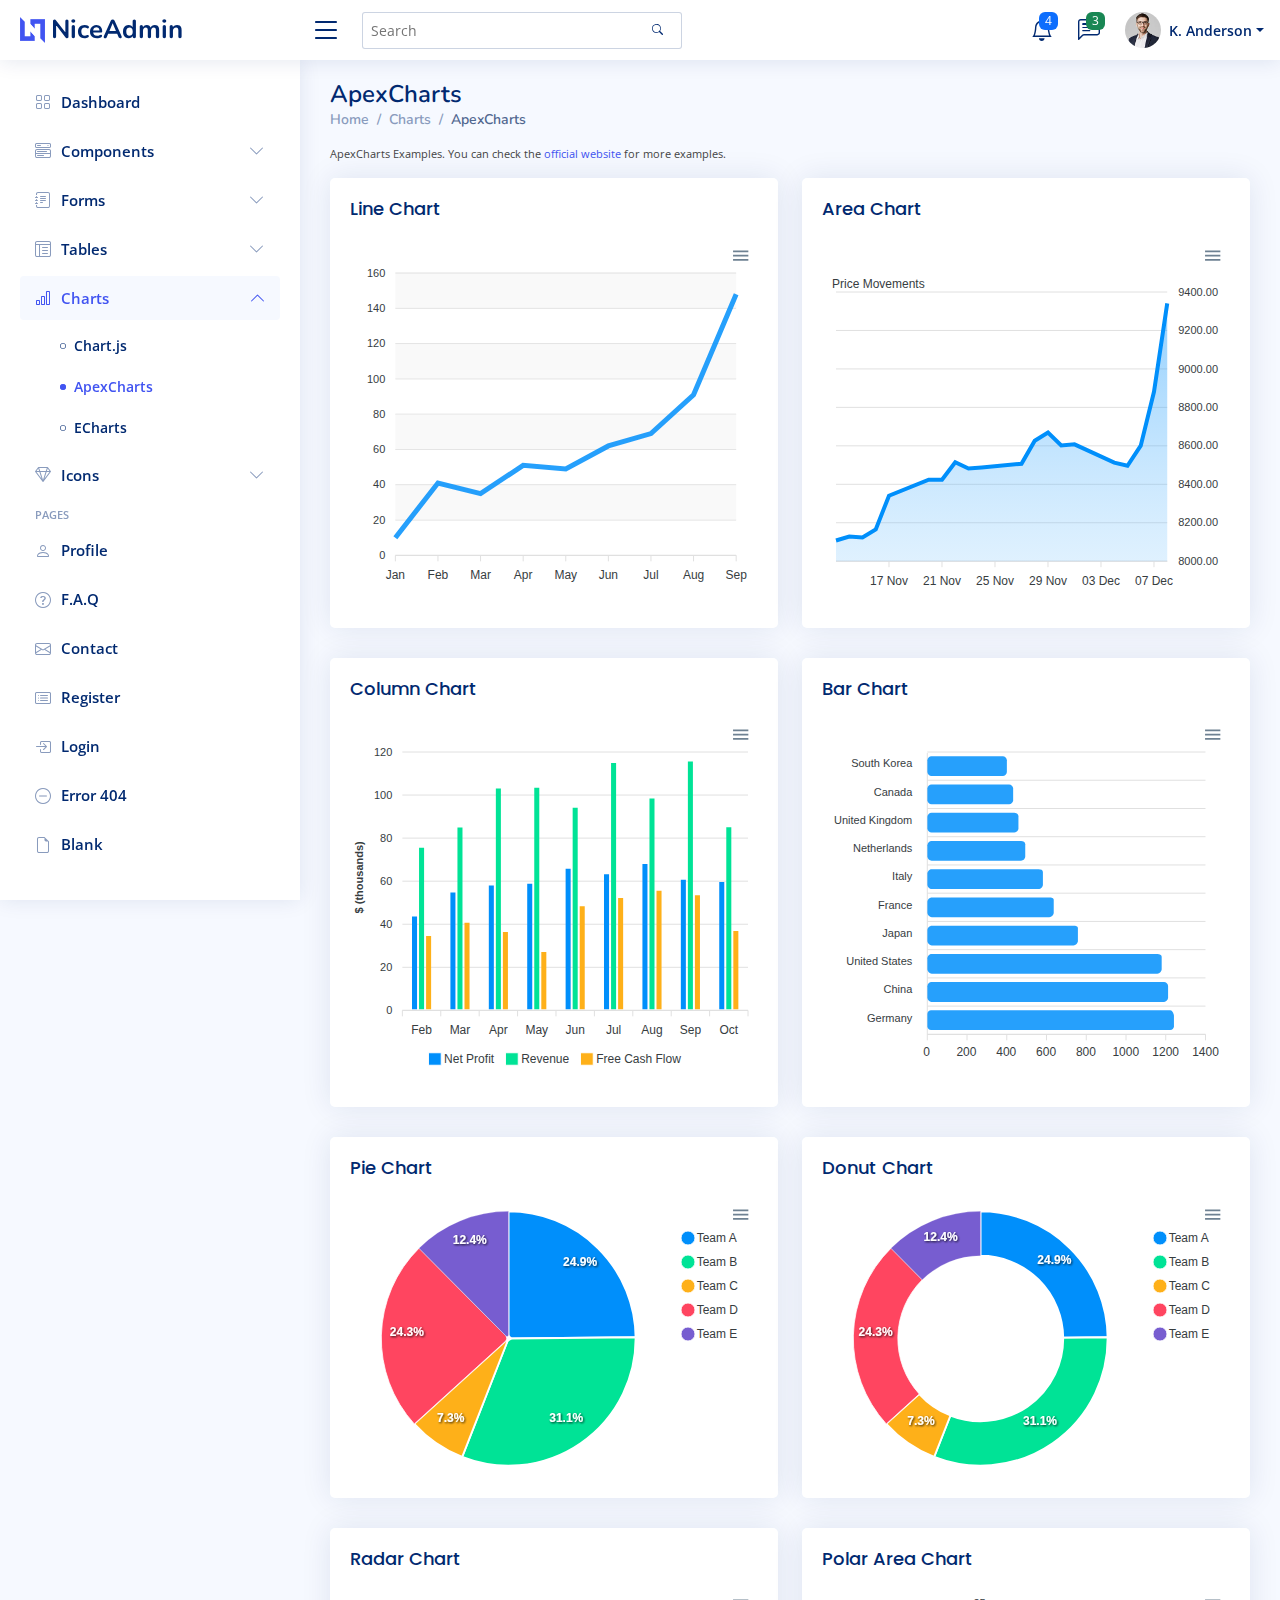
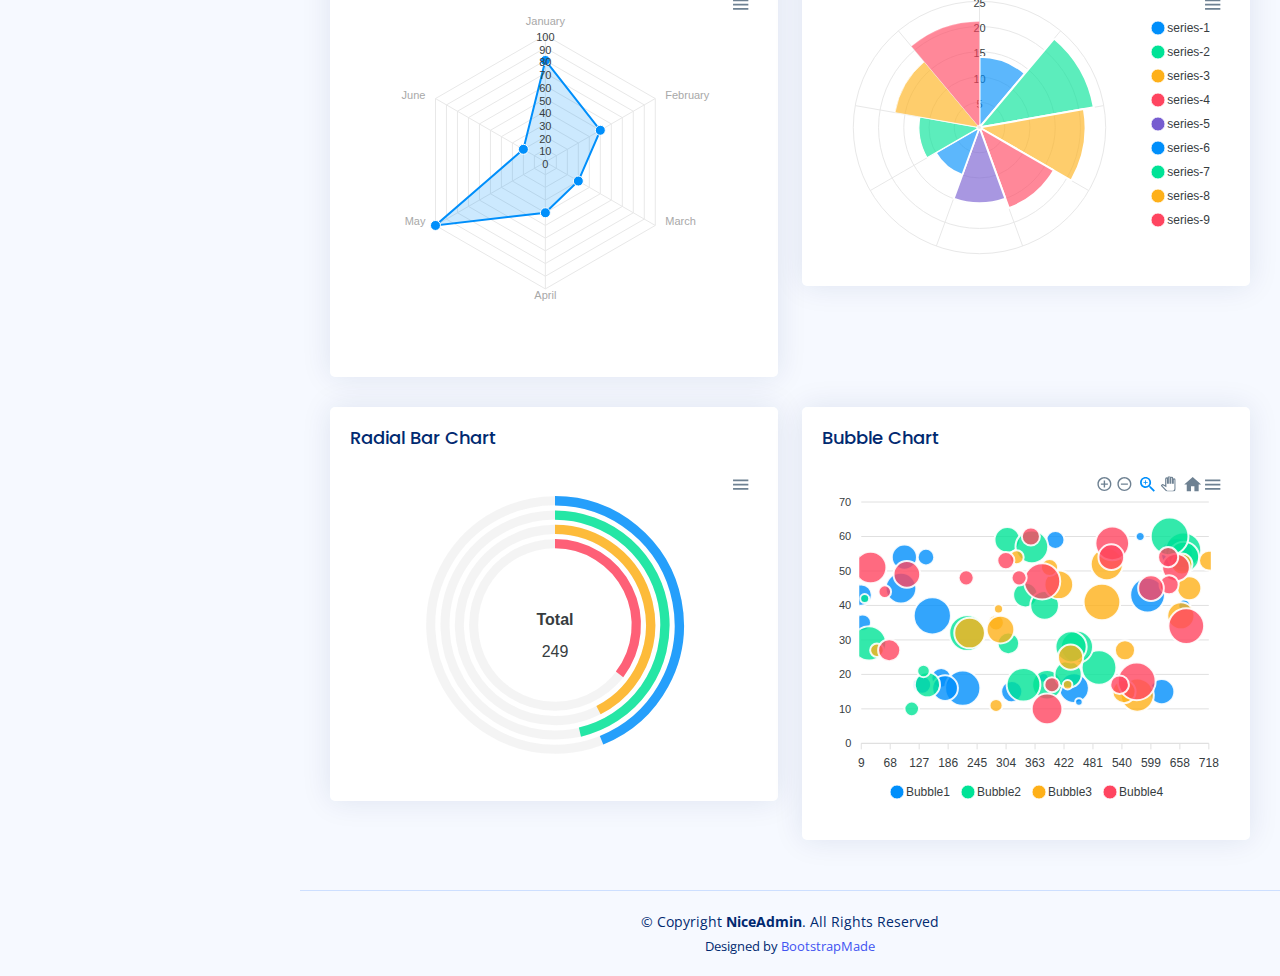
<file: charts-apexcharts.html>
<!DOCTYPE html>
<html lang="en">

<head>
  <meta charset="utf-8">
  <meta content="width=device-width, initial-scale=1.0" name="viewport">

  <title>Charts / ApexCharts - NiceAdmin Bootstrap Template</title>
  <meta content="" name="description">
  <meta content="" name="keywords">

  <!-- Favicons -->
  <link href="assets/img/favicon.png" rel="icon">
  <link href="assets/img/apple-touch-icon.png" rel="apple-touch-icon">

  <!-- Google Fonts -->
  <link href="https://fonts.gstatic.com" rel="preconnect">
  <link href="https://fonts.googleapis.com/css?family=Open+Sans:300,300i,400,400i,600,600i,700,700i|Nunito:300,300i,400,400i,600,600i,700,700i|Poppins:300,300i,400,400i,500,500i,600,600i,700,700i" rel="stylesheet">

  <!-- Vendor CSS Files -->
  <link href="assets/vendor/bootstrap/css/bootstrap.min.css" rel="stylesheet">
  <link href="assets/vendor/bootstrap-icons/bootstrap-icons.css" rel="stylesheet">
  <link href="assets/vendor/boxicons/css/boxicons.min.css" rel="stylesheet">
  <link href="assets/vendor/quill/quill.snow.css" rel="stylesheet">
  <link href="assets/vendor/quill/quill.bubble.css" rel="stylesheet">
  <link href="assets/vendor/remixicon/remixicon.css" rel="stylesheet">
  <link href="assets/vendor/simple-datatables/style.css" rel="stylesheet">

  <!-- Template Main CSS File -->
  <link href="assets/css/style.css" rel="stylesheet">

  <!-- =======================================================
  * Template Name: NiceAdmin
  * Template URL: https://bootstrapmade.com/nice-admin-bootstrap-admin-html-template/
  * Updated: Apr 20 2024 with Bootstrap v5.3.3
  * Author: BootstrapMade.com
  * License: https://bootstrapmade.com/license/
  ======================================================== -->
</head>

<body>

  <!-- ======= Header ======= -->
  <header id="header" class="header fixed-top d-flex align-items-center">

    <div class="d-flex align-items-center justify-content-between">
      <a href="index.html" class="logo d-flex align-items-center">
        <img src="assets/img/logo.png" alt="">
        <span class="d-none d-lg-block">NiceAdmin</span>
      </a>
      <i class="bi bi-list toggle-sidebar-btn"></i>
    </div><!-- End Logo -->

    <div class="search-bar">
      <form class="search-form d-flex align-items-center" method="POST" action="#">
        <input type="text" name="query" placeholder="Search" title="Enter search keyword">
        <button type="submit" title="Search"><i class="bi bi-search"></i></button>
      </form>
    </div><!-- End Search Bar -->

    <nav class="header-nav ms-auto">
      <ul class="d-flex align-items-center">

        <li class="nav-item d-block d-lg-none">
          <a class="nav-link nav-icon search-bar-toggle " href="#">
            <i class="bi bi-search"></i>
          </a>
        </li><!-- End Search Icon-->

        <li class="nav-item dropdown">

          <a class="nav-link nav-icon" href="#" data-bs-toggle="dropdown">
            <i class="bi bi-bell"></i>
            <span class="badge bg-primary badge-number">4</span>
          </a><!-- End Notification Icon -->

          <ul class="dropdown-menu dropdown-menu-end dropdown-menu-arrow notifications">
            <li class="dropdown-header">
              You have 4 new notifications
              <a href="#"><span class="badge rounded-pill bg-primary p-2 ms-2">View all</span></a>
            </li>
            <li>
              <hr class="dropdown-divider">
            </li>

            <li class="notification-item">
              <i class="bi bi-exclamation-circle text-warning"></i>
              <div>
                <h4>Lorem Ipsum</h4>
                <p>Quae dolorem earum veritatis oditseno</p>
                <p>30 min. ago</p>
              </div>
            </li>

            <li>
              <hr class="dropdown-divider">
            </li>

            <li class="notification-item">
              <i class="bi bi-x-circle text-danger"></i>
              <div>
                <h4>Atque rerum nesciunt</h4>
                <p>Quae dolorem earum veritatis oditseno</p>
                <p>1 hr. ago</p>
              </div>
            </li>

            <li>
              <hr class="dropdown-divider">
            </li>

            <li class="notification-item">
              <i class="bi bi-check-circle text-success"></i>
              <div>
                <h4>Sit rerum fuga</h4>
                <p>Quae dolorem earum veritatis oditseno</p>
                <p>2 hrs. ago</p>
              </div>
            </li>

            <li>
              <hr class="dropdown-divider">
            </li>

            <li class="notification-item">
              <i class="bi bi-info-circle text-primary"></i>
              <div>
                <h4>Dicta reprehenderit</h4>
                <p>Quae dolorem earum veritatis oditseno</p>
                <p>4 hrs. ago</p>
              </div>
            </li>

            <li>
              <hr class="dropdown-divider">
            </li>
            <li class="dropdown-footer">
              <a href="#">Show all notifications</a>
            </li>

          </ul><!-- End Notification Dropdown Items -->

        </li><!-- End Notification Nav -->

        <li class="nav-item dropdown">

          <a class="nav-link nav-icon" href="#" data-bs-toggle="dropdown">
            <i class="bi bi-chat-left-text"></i>
            <span class="badge bg-success badge-number">3</span>
          </a><!-- End Messages Icon -->

          <ul class="dropdown-menu dropdown-menu-end dropdown-menu-arrow messages">
            <li class="dropdown-header">
              You have 3 new messages
              <a href="#"><span class="badge rounded-pill bg-primary p-2 ms-2">View all</span></a>
            </li>
            <li>
              <hr class="dropdown-divider">
            </li>

            <li class="message-item">
              <a href="#">
                <img src="assets/img/messages-1.jpg" alt="" class="rounded-circle">
                <div>
                  <h4>Maria Hudson</h4>
                  <p>Velit asperiores et ducimus soluta repudiandae labore officia est ut...</p>
                  <p>4 hrs. ago</p>
                </div>
              </a>
            </li>
            <li>
              <hr class="dropdown-divider">
            </li>

            <li class="message-item">
              <a href="#">
                <img src="assets/img/messages-2.jpg" alt="" class="rounded-circle">
                <div>
                  <h4>Anna Nelson</h4>
                  <p>Velit asperiores et ducimus soluta repudiandae labore officia est ut...</p>
                  <p>6 hrs. ago</p>
                </div>
              </a>
            </li>
            <li>
              <hr class="dropdown-divider">
            </li>

            <li class="message-item">
              <a href="#">
                <img src="assets/img/messages-3.jpg" alt="" class="rounded-circle">
                <div>
                  <h4>David Muldon</h4>
                  <p>Velit asperiores et ducimus soluta repudiandae labore officia est ut...</p>
                  <p>8 hrs. ago</p>
                </div>
              </a>
            </li>
            <li>
              <hr class="dropdown-divider">
            </li>

            <li class="dropdown-footer">
              <a href="#">Show all messages</a>
            </li>

          </ul><!-- End Messages Dropdown Items -->

        </li><!-- End Messages Nav -->

        <li class="nav-item dropdown pe-3">

          <a class="nav-link nav-profile d-flex align-items-center pe-0" href="#" data-bs-toggle="dropdown">
            <img src="assets/img/profile-img.jpg" alt="Profile" class="rounded-circle">
            <span class="d-none d-md-block dropdown-toggle ps-2">K. Anderson</span>
          </a><!-- End Profile Iamge Icon -->

          <ul class="dropdown-menu dropdown-menu-end dropdown-menu-arrow profile">
            <li class="dropdown-header">
              <h6>Kevin Anderson</h6>
              <span>Web Designer</span>
            </li>
            <li>
              <hr class="dropdown-divider">
            </li>

            <li>
              <a class="dropdown-item d-flex align-items-center" href="users-profile.html">
                <i class="bi bi-person"></i>
                <span>My Profile</span>
              </a>
            </li>
            <li>
              <hr class="dropdown-divider">
            </li>

            <li>
              <a class="dropdown-item d-flex align-items-center" href="users-profile.html">
                <i class="bi bi-gear"></i>
                <span>Account Settings</span>
              </a>
            </li>
            <li>
              <hr class="dropdown-divider">
            </li>

            <li>
              <a class="dropdown-item d-flex align-items-center" href="pages-faq.html">
                <i class="bi bi-question-circle"></i>
                <span>Need Help?</span>
              </a>
            </li>
            <li>
              <hr class="dropdown-divider">
            </li>

            <li>
              <a class="dropdown-item d-flex align-items-center" href="#">
                <i class="bi bi-box-arrow-right"></i>
                <span>Sign Out</span>
              </a>
            </li>

          </ul><!-- End Profile Dropdown Items -->
        </li><!-- End Profile Nav -->

      </ul>
    </nav><!-- End Icons Navigation -->

  </header><!-- End Header -->

  <!-- ======= Sidebar ======= -->
  <aside id="sidebar" class="sidebar">

    <ul class="sidebar-nav" id="sidebar-nav">

      <li class="nav-item">
        <a class="nav-link collapsed" href="index.html">
          <i class="bi bi-grid"></i>
          <span>Dashboard</span>
        </a>
      </li><!-- End Dashboard Nav -->

      <li class="nav-item">
        <a class="nav-link collapsed" data-bs-target="#components-nav" data-bs-toggle="collapse" href="#">
          <i class="bi bi-menu-button-wide"></i><span>Components</span><i class="bi bi-chevron-down ms-auto"></i>
        </a>
        <ul id="components-nav" class="nav-content collapse " data-bs-parent="#sidebar-nav">
          <li>
            <a href="components-alerts.html">
              <i class="bi bi-circle"></i><span>Alerts</span>
            </a>
          </li>
          <li>
            <a href="components-accordion.html">
              <i class="bi bi-circle"></i><span>Accordion</span>
            </a>
          </li>
          <li>
            <a href="components-badges.html">
              <i class="bi bi-circle"></i><span>Badges</span>
            </a>
          </li>
          <li>
            <a href="components-breadcrumbs.html">
              <i class="bi bi-circle"></i><span>Breadcrumbs</span>
            </a>
          </li>
          <li>
            <a href="components-buttons.html">
              <i class="bi bi-circle"></i><span>Buttons</span>
            </a>
          </li>
          <li>
            <a href="components-cards.html">
              <i class="bi bi-circle"></i><span>Cards</span>
            </a>
          </li>
          <li>
            <a href="components-carousel.html">
              <i class="bi bi-circle"></i><span>Carousel</span>
            </a>
          </li>
          <li>
            <a href="components-list-group.html">
              <i class="bi bi-circle"></i><span>List group</span>
            </a>
          </li>
          <li>
            <a href="components-modal.html">
              <i class="bi bi-circle"></i><span>Modal</span>
            </a>
          </li>
          <li>
            <a href="components-tabs.html">
              <i class="bi bi-circle"></i><span>Tabs</span>
            </a>
          </li>
          <li>
            <a href="components-pagination.html">
              <i class="bi bi-circle"></i><span>Pagination</span>
            </a>
          </li>
          <li>
            <a href="components-progress.html">
              <i class="bi bi-circle"></i><span>Progress</span>
            </a>
          </li>
          <li>
            <a href="components-spinners.html">
              <i class="bi bi-circle"></i><span>Spinners</span>
            </a>
          </li>
          <li>
            <a href="components-tooltips.html">
              <i class="bi bi-circle"></i><span>Tooltips</span>
            </a>
          </li>
        </ul>
      </li><!-- End Components Nav -->

      <li class="nav-item">
        <a class="nav-link collapsed" data-bs-target="#forms-nav" data-bs-toggle="collapse" href="#">
          <i class="bi bi-journal-text"></i><span>Forms</span><i class="bi bi-chevron-down ms-auto"></i>
        </a>
        <ul id="forms-nav" class="nav-content collapse " data-bs-parent="#sidebar-nav">
          <li>
            <a href="forms-elements.html">
              <i class="bi bi-circle"></i><span>Form Elements</span>
            </a>
          </li>
          <li>
            <a href="forms-layouts.html">
              <i class="bi bi-circle"></i><span>Form Layouts</span>
            </a>
          </li>
          <li>
            <a href="forms-editors.html">
              <i class="bi bi-circle"></i><span>Form Editors</span>
            </a>
          </li>
          <li>
            <a href="forms-validation.html">
              <i class="bi bi-circle"></i><span>Form Validation</span>
            </a>
          </li>
        </ul>
      </li><!-- End Forms Nav -->

      <li class="nav-item">
        <a class="nav-link collapsed" data-bs-target="#tables-nav" data-bs-toggle="collapse" href="#">
          <i class="bi bi-layout-text-window-reverse"></i><span>Tables</span><i class="bi bi-chevron-down ms-auto"></i>
        </a>
        <ul id="tables-nav" class="nav-content collapse " data-bs-parent="#sidebar-nav">
          <li>
            <a href="tables-general.html">
              <i class="bi bi-circle"></i><span>General Tables</span>
            </a>
          </li>
          <li>
            <a href="tables-data.html">
              <i class="bi bi-circle"></i><span>Data Tables</span>
            </a>
          </li>
        </ul>
      </li><!-- End Tables Nav -->

      <li class="nav-item">
        <a class="nav-link " data-bs-target="#charts-nav" data-bs-toggle="collapse" href="#">
          <i class="bi bi-bar-chart"></i><span>Charts</span><i class="bi bi-chevron-down ms-auto"></i>
        </a>
        <ul id="charts-nav" class="nav-content collapse show" data-bs-parent="#sidebar-nav">
          <li>
            <a href="charts-chartjs.html">
              <i class="bi bi-circle"></i><span>Chart.js</span>
            </a>
          </li>
          <li>
            <a href="charts-apexcharts.html" class="active">
              <i class="bi bi-circle"></i><span>ApexCharts</span>
            </a>
          </li>
          <li>
            <a href="charts-echarts.html">
              <i class="bi bi-circle"></i><span>ECharts</span>
            </a>
          </li>
        </ul>
      </li><!-- End Charts Nav -->

      <li class="nav-item">
        <a class="nav-link collapsed" data-bs-target="#icons-nav" data-bs-toggle="collapse" href="#">
          <i class="bi bi-gem"></i><span>Icons</span><i class="bi bi-chevron-down ms-auto"></i>
        </a>
        <ul id="icons-nav" class="nav-content collapse " data-bs-parent="#sidebar-nav">
          <li>
            <a href="icons-bootstrap.html">
              <i class="bi bi-circle"></i><span>Bootstrap Icons</span>
            </a>
          </li>
          <li>
            <a href="icons-remix.html">
              <i class="bi bi-circle"></i><span>Remix Icons</span>
            </a>
          </li>
          <li>
            <a href="icons-boxicons.html">
              <i class="bi bi-circle"></i><span>Boxicons</span>
            </a>
          </li>
        </ul>
      </li><!-- End Icons Nav -->

      <li class="nav-heading">Pages</li>

      <li class="nav-item">
        <a class="nav-link collapsed" href="users-profile.html">
          <i class="bi bi-person"></i>
          <span>Profile</span>
        </a>
      </li><!-- End Profile Page Nav -->

      <li class="nav-item">
        <a class="nav-link collapsed" href="pages-faq.html">
          <i class="bi bi-question-circle"></i>
          <span>F.A.Q</span>
        </a>
      </li><!-- End F.A.Q Page Nav -->

      <li class="nav-item">
        <a class="nav-link collapsed" href="pages-contact.html">
          <i class="bi bi-envelope"></i>
          <span>Contact</span>
        </a>
      </li><!-- End Contact Page Nav -->

      <li class="nav-item">
        <a class="nav-link collapsed" href="pages-register.html">
          <i class="bi bi-card-list"></i>
          <span>Register</span>
        </a>
      </li><!-- End Register Page Nav -->

      <li class="nav-item">
        <a class="nav-link collapsed" href="pages-login.html">
          <i class="bi bi-box-arrow-in-right"></i>
          <span>Login</span>
        </a>
      </li><!-- End Login Page Nav -->

      <li class="nav-item">
        <a class="nav-link collapsed" href="pages-error-404.html">
          <i class="bi bi-dash-circle"></i>
          <span>Error 404</span>
        </a>
      </li><!-- End Error 404 Page Nav -->

      <li class="nav-item">
        <a class="nav-link collapsed" href="pages-blank.html">
          <i class="bi bi-file-earmark"></i>
          <span>Blank</span>
        </a>
      </li><!-- End Blank Page Nav -->

    </ul>

  </aside><!-- End Sidebar-->

  <main id="main" class="main">

    <div class="pagetitle">
      <h1>ApexCharts</h1>
      <nav>
        <ol class="breadcrumb">
          <li class="breadcrumb-item"><a href="index.html">Home</a></li>
          <li class="breadcrumb-item">Charts</li>
          <li class="breadcrumb-item active">ApexCharts</li>
        </ol>
      </nav>
    </div><!-- End Page Title -->

    <p>ApexCharts Examples. You can check the <a href="https://apexcharts.com/javascript-chart-demos/" target="_blank">official website</a> for more examples.</p>

    <section class="section">
      <div class="row">

        <div class="col-lg-6">
          <div class="card">
            <div class="card-body">
              <h5 class="card-title">Line Chart</h5>

              <!-- Line Chart -->
              <div id="lineChart"></div>

              <script>
                document.addEventListener("DOMContentLoaded", () => {
                  new ApexCharts(document.querySelector("#lineChart"), {
                    series: [{
                      name: "Desktops",
                      data: [10, 41, 35, 51, 49, 62, 69, 91, 148]
                    }],
                    chart: {
                      height: 350,
                      type: 'line',
                      zoom: {
                        enabled: false
                      }
                    },
                    dataLabels: {
                      enabled: false
                    },
                    stroke: {
                      curve: 'straight'
                    },
                    grid: {
                      row: {
                        colors: ['#f3f3f3', 'transparent'], // takes an array which will be repeated on columns
                        opacity: 0.5
                      },
                    },
                    xaxis: {
                      categories: ['Jan', 'Feb', 'Mar', 'Apr', 'May', 'Jun', 'Jul', 'Aug', 'Sep'],
                    }
                  }).render();
                });
              </script>
              <!-- End Line Chart -->

            </div>
          </div>
        </div>

        <div class="col-lg-6">
          <div class="card">
            <div class="card-body">
              <h5 class="card-title">Area Chart</h5>

              <!-- Area Chart -->
              <div id="areaChart"></div>

              <script>
                document.addEventListener("DOMContentLoaded", () => {
                  const series = {
                    "monthDataSeries1": {
                      "prices": [
                        8107.85,
                        8128.0,
                        8122.9,
                        8165.5,
                        8340.7,
                        8423.7,
                        8423.5,
                        8514.3,
                        8481.85,
                        8487.7,
                        8506.9,
                        8626.2,
                        8668.95,
                        8602.3,
                        8607.55,
                        8512.9,
                        8496.25,
                        8600.65,
                        8881.1,
                        9340.85
                      ],
                      "dates": [
                        "13 Nov 2017",
                        "14 Nov 2017",
                        "15 Nov 2017",
                        "16 Nov 2017",
                        "17 Nov 2017",
                        "20 Nov 2017",
                        "21 Nov 2017",
                        "22 Nov 2017",
                        "23 Nov 2017",
                        "24 Nov 2017",
                        "27 Nov 2017",
                        "28 Nov 2017",
                        "29 Nov 2017",
                        "30 Nov 2017",
                        "01 Dec 2017",
                        "04 Dec 2017",
                        "05 Dec 2017",
                        "06 Dec 2017",
                        "07 Dec 2017",
                        "08 Dec 2017"
                      ]
                    },
                    "monthDataSeries2": {
                      "prices": [
                        8423.7,
                        8423.5,
                        8514.3,
                        8481.85,
                        8487.7,
                        8506.9,
                        8626.2,
                        8668.95,
                        8602.3,
                        8607.55,
                        8512.9,
                        8496.25,
                        8600.65,
                        8881.1,
                        9040.85,
                        8340.7,
                        8165.5,
                        8122.9,
                        8107.85,
                        8128.0
                      ],
                      "dates": [
                        "13 Nov 2017",
                        "14 Nov 2017",
                        "15 Nov 2017",
                        "16 Nov 2017",
                        "17 Nov 2017",
                        "20 Nov 2017",
                        "21 Nov 2017",
                        "22 Nov 2017",
                        "23 Nov 2017",
                        "24 Nov 2017",
                        "27 Nov 2017",
                        "28 Nov 2017",
                        "29 Nov 2017",
                        "30 Nov 2017",
                        "01 Dec 2017",
                        "04 Dec 2017",
                        "05 Dec 2017",
                        "06 Dec 2017",
                        "07 Dec 2017",
                        "08 Dec 2017"
                      ]
                    },
                    "monthDataSeries3": {
                      "prices": [
                        7114.25,
                        7126.6,
                        7116.95,
                        7203.7,
                        7233.75,
                        7451.0,
                        7381.15,
                        7348.95,
                        7347.75,
                        7311.25,
                        7266.4,
                        7253.25,
                        7215.45,
                        7266.35,
                        7315.25,
                        7237.2,
                        7191.4,
                        7238.95,
                        7222.6,
                        7217.9,
                        7359.3,
                        7371.55,
                        7371.15,
                        7469.2,
                        7429.25,
                        7434.65,
                        7451.1,
                        7475.25,
                        7566.25,
                        7556.8,
                        7525.55,
                        7555.45,
                        7560.9,
                        7490.7,
                        7527.6,
                        7551.9,
                        7514.85,
                        7577.95,
                        7592.3,
                        7621.95,
                        7707.95,
                        7859.1,
                        7815.7,
                        7739.0,
                        7778.7,
                        7839.45,
                        7756.45,
                        7669.2,
                        7580.45,
                        7452.85,
                        7617.25,
                        7701.6,
                        7606.8,
                        7620.05,
                        7513.85,
                        7498.45,
                        7575.45,
                        7601.95,
                        7589.1,
                        7525.85,
                        7569.5,
                        7702.5,
                        7812.7,
                        7803.75,
                        7816.3,
                        7851.15,
                        7912.2,
                        7972.8,
                        8145.0,
                        8161.1,
                        8121.05,
                        8071.25,
                        8088.2,
                        8154.45,
                        8148.3,
                        8122.05,
                        8132.65,
                        8074.55,
                        7952.8,
                        7885.55,
                        7733.9,
                        7897.15,
                        7973.15,
                        7888.5,
                        7842.8,
                        7838.4,
                        7909.85,
                        7892.75,
                        7897.75,
                        7820.05,
                        7904.4,
                        7872.2,
                        7847.5,
                        7849.55,
                        7789.6,
                        7736.35,
                        7819.4,
                        7875.35,
                        7871.8,
                        8076.5,
                        8114.8,
                        8193.55,
                        8217.1,
                        8235.05,
                        8215.3,
                        8216.4,
                        8301.55,
                        8235.25,
                        8229.75,
                        8201.95,
                        8164.95,
                        8107.85,
                        8128.0,
                        8122.9,
                        8165.5,
                        8340.7,
                        8423.7,
                        8423.5,
                        8514.3,
                        8481.85,
                        8487.7,
                        8506.9,
                        8626.2
                      ],
                      "dates": [
                        "02 Jun 2017",
                        "05 Jun 2017",
                        "06 Jun 2017",
                        "07 Jun 2017",
                        "08 Jun 2017",
                        "09 Jun 2017",
                        "12 Jun 2017",
                        "13 Jun 2017",
                        "14 Jun 2017",
                        "15 Jun 2017",
                        "16 Jun 2017",
                        "19 Jun 2017",
                        "20 Jun 2017",
                        "21 Jun 2017",
                        "22 Jun 2017",
                        "23 Jun 2017",
                        "27 Jun 2017",
                        "28 Jun 2017",
                        "29 Jun 2017",
                        "30 Jun 2017",
                        "03 Jul 2017",
                        "04 Jul 2017",
                        "05 Jul 2017",
                        "06 Jul 2017",
                        "07 Jul 2017",
                        "10 Jul 2017",
                        "11 Jul 2017",
                        "12 Jul 2017",
                        "13 Jul 2017",
                        "14 Jul 2017",
                        "17 Jul 2017",
                        "18 Jul 2017",
                        "19 Jul 2017",
                        "20 Jul 2017",
                        "21 Jul 2017",
                        "24 Jul 2017",
                        "25 Jul 2017",
                        "26 Jul 2017",
                        "27 Jul 2017",
                        "28 Jul 2017",
                        "31 Jul 2017",
                        "01 Aug 2017",
                        "02 Aug 2017",
                        "03 Aug 2017",
                        "04 Aug 2017",
                        "07 Aug 2017",
                        "08 Aug 2017",
                        "09 Aug 2017",
                        "10 Aug 2017",
                        "11 Aug 2017",
                        "14 Aug 2017",
                        "16 Aug 2017",
                        "17 Aug 2017",
                        "18 Aug 2017",
                        "21 Aug 2017",
                        "22 Aug 2017",
                        "23 Aug 2017",
                        "24 Aug 2017",
                        "28 Aug 2017",
                        "29 Aug 2017",
                        "30 Aug 2017",
                        "31 Aug 2017",
                        "01 Sep 2017",
                        "04 Sep 2017",
                        "05 Sep 2017",
                        "06 Sep 2017",
                        "07 Sep 2017",
                        "08 Sep 2017",
                        "11 Sep 2017",
                        "12 Sep 2017",
                        "13 Sep 2017",
                        "14 Sep 2017",
                        "15 Sep 2017",
                        "18 Sep 2017",
                        "19 Sep 2017",
                        "20 Sep 2017",
                        "21 Sep 2017",
                        "22 Sep 2017",
                        "25 Sep 2017",
                        "26 Sep 2017",
                        "27 Sep 2017",
                        "28 Sep 2017",
                        "29 Sep 2017",
                        "03 Oct 2017",
                        "04 Oct 2017",
                        "05 Oct 2017",
                        "06 Oct 2017",
                        "09 Oct 2017",
                        "10 Oct 2017",
                        "11 Oct 2017",
                        "12 Oct 2017",
                        "13 Oct 2017",
                        "16 Oct 2017",
                        "17 Oct 2017",
                        "18 Oct 2017",
                        "19 Oct 2017",
                        "23 Oct 2017",
                        "24 Oct 2017",
                        "25 Oct 2017",
                        "26 Oct 2017",
                        "27 Oct 2017",
                        "30 Oct 2017",
                        "31 Oct 2017",
                        "01 Nov 2017",
                        "02 Nov 2017",
                        "03 Nov 2017",
                        "06 Nov 2017",
                        "07 Nov 2017",
                        "08 Nov 2017",
                        "09 Nov 2017",
                        "10 Nov 2017",
                        "13 Nov 2017",
                        "14 Nov 2017",
                        "15 Nov 2017",
                        "16 Nov 2017",
                        "17 Nov 2017",
                        "20 Nov 2017",
                        "21 Nov 2017",
                        "22 Nov 2017",
                        "23 Nov 2017",
                        "24 Nov 2017",
                        "27 Nov 2017",
                        "28 Nov 2017"
                      ]
                    }
                  }
                  new ApexCharts(document.querySelector("#areaChart"), {
                    series: [{
                      name: "STOCK ABC",
                      data: series.monthDataSeries1.prices
                    }],
                    chart: {
                      type: 'area',
                      height: 350,
                      zoom: {
                        enabled: false
                      }
                    },
                    dataLabels: {
                      enabled: false
                    },
                    stroke: {
                      curve: 'straight'
                    },
                    subtitle: {
                      text: 'Price Movements',
                      align: 'left'
                    },
                    labels: series.monthDataSeries1.dates,
                    xaxis: {
                      type: 'datetime',
                    },
                    yaxis: {
                      opposite: true
                    },
                    legend: {
                      horizontalAlign: 'left'
                    }
                  }).render();
                });
              </script>
              <!-- End Area Chart -->

            </div>
          </div>
        </div>

        <div class="col-lg-6">
          <div class="card">
            <div class="card-body">
              <h5 class="card-title">Column Chart</h5>

              <!-- Column Chart -->
              <div id="columnChart"></div>

              <script>
                document.addEventListener("DOMContentLoaded", () => {
                  new ApexCharts(document.querySelector("#columnChart"), {
                    series: [{
                      name: 'Net Profit',
                      data: [44, 55, 57, 56, 61, 58, 63, 60, 66]
                    }, {
                      name: 'Revenue',
                      data: [76, 85, 101, 98, 87, 105, 91, 114, 94]
                    }, {
                      name: 'Free Cash Flow',
                      data: [35, 41, 36, 26, 45, 48, 52, 53, 41]
                    }],
                    chart: {
                      type: 'bar',
                      height: 350
                    },
                    plotOptions: {
                      bar: {
                        horizontal: false,
                        columnWidth: '55%',
                        endingShape: 'rounded'
                      },
                    },
                    dataLabels: {
                      enabled: false
                    },
                    stroke: {
                      show: true,
                      width: 2,
                      colors: ['transparent']
                    },
                    xaxis: {
                      categories: ['Feb', 'Mar', 'Apr', 'May', 'Jun', 'Jul', 'Aug', 'Sep', 'Oct'],
                    },
                    yaxis: {
                      title: {
                        text: '$ (thousands)'
                      }
                    },
                    fill: {
                      opacity: 1
                    },
                    tooltip: {
                      y: {
                        formatter: function(val) {
                          return "$ " + val + " thousands"
                        }
                      }
                    }
                  }).render();
                });
              </script>
              <!-- End Column Chart -->

            </div>
          </div>
        </div>

        <div class="col-lg-6">
          <div class="card">
            <div class="card-body">
              <h5 class="card-title">Bar Chart</h5>

              <!-- Bar Chart -->
              <div id="barChart"></div>

              <script>
                document.addEventListener("DOMContentLoaded", () => {
                  new ApexCharts(document.querySelector("#barChart"), {
                    series: [{
                      data: [400, 430, 448, 470, 540, 580, 690, 1100, 1200, 1380]
                    }],
                    chart: {
                      type: 'bar',
                      height: 350
                    },
                    plotOptions: {
                      bar: {
                        borderRadius: 4,
                        horizontal: true,
                      }
                    },
                    dataLabels: {
                      enabled: false
                    },
                    xaxis: {
                      categories: ['South Korea', 'Canada', 'United Kingdom', 'Netherlands', 'Italy', 'France', 'Japan',
                        'United States', 'China', 'Germany'
                      ],
                    }
                  }).render();
                });
              </script>
              <!-- End Bar Chart -->

            </div>
          </div>
        </div>

        <div class="col-lg-6">
          <div class="card">
            <div class="card-body">
              <h5 class="card-title">Pie Chart</h5>

              <!-- Pie Chart -->
              <div id="pieChart"></div>

              <script>
                document.addEventListener("DOMContentLoaded", () => {
                  new ApexCharts(document.querySelector("#pieChart"), {
                    series: [44, 55, 13, 43, 22],
                    chart: {
                      height: 350,
                      type: 'pie',
                      toolbar: {
                        show: true
                      }
                    },
                    labels: ['Team A', 'Team B', 'Team C', 'Team D', 'Team E']
                  }).render();
                });
              </script>
              <!-- End Pie Chart -->

            </div>
          </div>
        </div>

        <div class="col-lg-6">
          <div class="card">
            <div class="card-body">
              <h5 class="card-title">Donut Chart</h5>

              <!-- Donut Chart -->
              <div id="donutChart"></div>

              <script>
                document.addEventListener("DOMContentLoaded", () => {
                  new ApexCharts(document.querySelector("#donutChart"), {
                    series: [44, 55, 13, 43, 22],
                    chart: {
                      height: 350,
                      type: 'donut',
                      toolbar: {
                        show: true
                      }
                    },
                    labels: ['Team A', 'Team B', 'Team C', 'Team D', 'Team E'],
                  }).render();
                });
              </script>
              <!-- End Donut Chart -->

            </div>
          </div>
        </div>

        <div class="col-lg-6">
          <div class="card">
            <div class="card-body">
              <h5 class="card-title">Radar Chart</h5>

              <!-- Radar Chart -->
              <div id="radarChart"></div>

              <script>
                document.addEventListener("DOMContentLoaded", () => {
                  new ApexCharts(document.querySelector("#radarChart"), {
                    series: [{
                      name: 'Series 1',
                      data: [80, 50, 30, 40, 100, 20],
                    }],
                    chart: {
                      height: 350,
                      type: 'radar',
                    },
                    xaxis: {
                      categories: ['January', 'February', 'March', 'April', 'May', 'June']
                    }
                  }).render();
                });
              </script>
              <!-- End Radar Chart -->

            </div>
          </div>
        </div>

        <div class="col-lg-6">
          <div class="card">
            <div class="card-body">
              <h5 class="card-title">Polar Area Chart</h5>

              <!-- Polar Area Chart -->
              <div id="polarAreaChart"></div>

              <script>
                document.addEventListener("DOMContentLoaded", () => {
                  new ApexCharts(document.querySelector("#polarAreaChart"), {
                    series: [14, 23, 21, 17, 15, 10, 12, 17, 21],
                    chart: {
                      type: 'polarArea',
                      height: 350,
                      toolbar: {
                        show: true
                      }
                    },
                    stroke: {
                      colors: ['#fff']
                    },
                    fill: {
                      opacity: 0.8
                    }
                  }).render();
                });
              </script>
              <!-- End Polar Area Chart -->

            </div>
          </div>
        </div>

        <div class="col-lg-6">
          <div class="card">
            <div class="card-body">
              <h5 class="card-title">Radial Bar Chart</h5>

              <!-- Radial Bar Chart -->
              <div id="radialBarChart"></div>

              <script>
                document.addEventListener("DOMContentLoaded", () => {
                  new ApexCharts(document.querySelector("#radialBarChart"), {
                    series: [44, 55, 67, 83],
                    chart: {
                      height: 350,
                      type: 'radialBar',
                      toolbar: {
                        show: true
                      }
                    },
                    plotOptions: {
                      radialBar: {
                        dataLabels: {
                          name: {
                            fontSize: '22px',
                          },
                          value: {
                            fontSize: '16px',
                          },
                          total: {
                            show: true,
                            label: 'Total',
                            formatter: function(w) {
                              // By default this function returns the average of all series. The below is just an example to show the use of custom formatter function
                              return 249
                            }
                          }
                        }
                      }
                    },
                    labels: ['Apples', 'Oranges', 'Bananas', 'Berries'],
                  }).render();
                });
              </script>
              <!-- End Radial Bar Chart -->

            </div>
          </div>
        </div>

        <div class="col-lg-6">
          <div class="card">
            <div class="card-body">
              <h5 class="card-title">Bubble Chart</h5>

              <!-- Bubble Chart -->
              <div id="bubbleChart"></div>

              <script>
                document.addEventListener("DOMContentLoaded", () => {
                  function generateData(baseval, count, yrange) {
                    var i = 0;
                    var series = [];
                    while (i < count) {
                      var x = Math.floor(Math.random() * (750 - 1 + 1)) + 1;;
                      var y = Math.floor(Math.random() * (yrange.max - yrange.min + 1)) + yrange.min;
                      var z = Math.floor(Math.random() * (75 - 15 + 1)) + 15;
                      series.push([x, y, z]);
                      baseval += 86400000;
                      i++;
                    }
                    return series;
                  }
                  new ApexCharts(document.querySelector("#bubbleChart"), {
                    series: [{
                        name: 'Bubble1',
                        data: generateData(new Date('11 Feb 2017 GMT').getTime(), 20, {
                          min: 10,
                          max: 60
                        })
                      },
                      {
                        name: 'Bubble2',
                        data: generateData(new Date('11 Feb 2017 GMT').getTime(), 20, {
                          min: 10,
                          max: 60
                        })
                      },
                      {
                        name: 'Bubble3',
                        data: generateData(new Date('11 Feb 2017 GMT').getTime(), 20, {
                          min: 10,
                          max: 60
                        })
                      },
                      {
                        name: 'Bubble4',
                        data: generateData(new Date('11 Feb 2017 GMT').getTime(), 20, {
                          min: 10,
                          max: 60
                        })
                      }
                    ],
                    chart: {
                      height: 333,
                      type: 'bubble',
                    },
                    dataLabels: {
                      enabled: false
                    },
                    fill: {
                      opacity: 0.8
                    },
                    xaxis: {
                      tickAmount: 12,
                      type: 'category',
                    },
                    yaxis: {
                      max: 70
                    }
                  }).render();
                });
              </script>
              <!-- End Bubble Chart -->

            </div>
          </div>
        </div>

      </div>
    </section>

  </main><!-- End #main -->

  <!-- ======= Footer ======= -->
  <footer id="footer" class="footer">
    <div class="copyright">
      &copy; Copyright <strong><span>NiceAdmin</span></strong>. All Rights Reserved
    </div>
    <div class="credits">
      <!-- All the links in the footer should remain intact. -->
      <!-- You can delete the links only if you purchased the pro version. -->
      <!-- Licensing information: https://bootstrapmade.com/license/ -->
      <!-- Purchase the pro version with working PHP/AJAX contact form: https://bootstrapmade.com/nice-admin-bootstrap-admin-html-template/ -->
      Designed by <a href="https://bootstrapmade.com/">BootstrapMade</a>
    </div>
  </footer><!-- End Footer -->

  <a href="#" class="back-to-top d-flex align-items-center justify-content-center"><i class="bi bi-arrow-up-short"></i></a>

  <!-- Vendor JS Files -->
  <script src="assets/vendor/apexcharts/apexcharts.min.js"></script>
  <script src="assets/vendor/bootstrap/js/bootstrap.bundle.min.js"></script>
  <script src="assets/vendor/chart.js/chart.umd.js"></script>
  <script src="assets/vendor/echarts/echarts.min.js"></script>
  <script src="assets/vendor/quill/quill.js"></script>
  <script src="assets/vendor/simple-datatables/simple-datatables.js"></script>
  <script src="assets/vendor/tinymce/tinymce.min.js"></script>
  <script src="assets/vendor/php-email-form/validate.js"></script>

  <!-- Template Main JS File -->
  <script src="assets/js/main.js"></script>

</body>

</html>
</file>
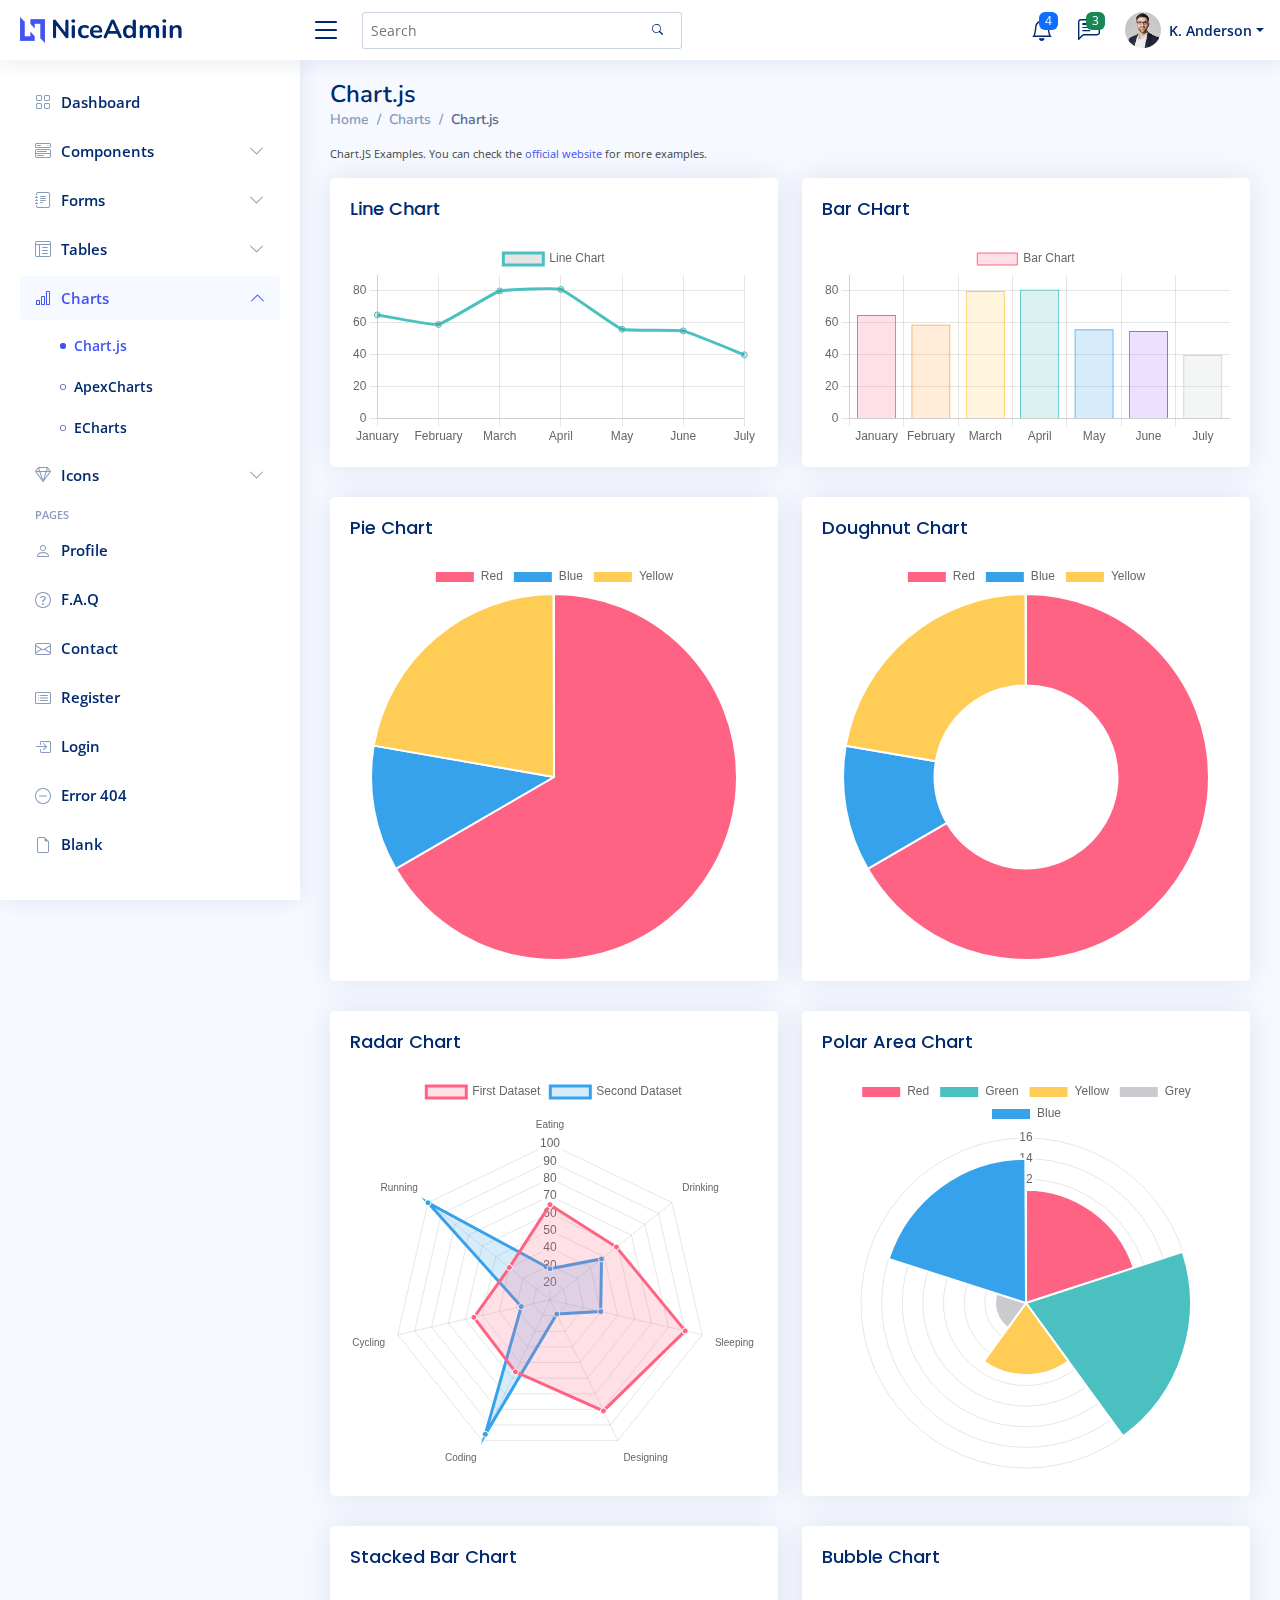
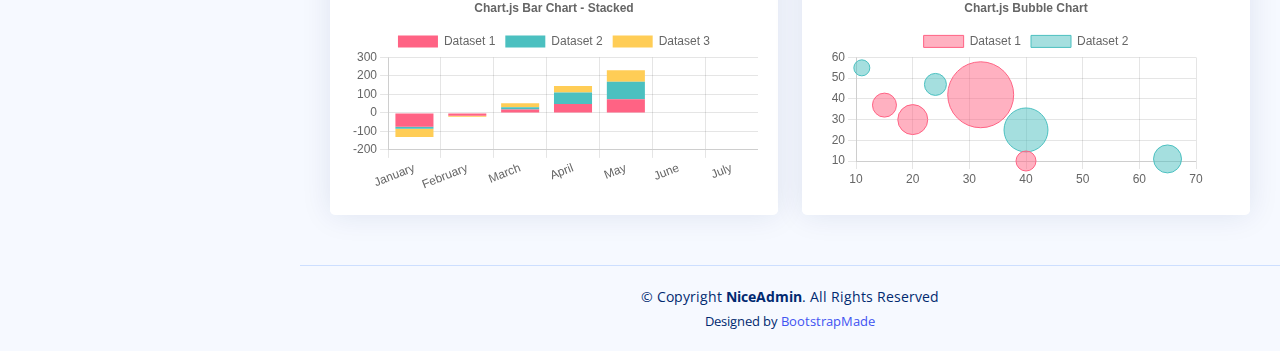
<file: charts-chartjs.html>
<!DOCTYPE html>
<html lang="en">

<head>
  <meta charset="utf-8">
  <meta content="width=device-width, initial-scale=1.0" name="viewport">

  <title>Charts / Chart.js - NiceAdmin Bootstrap Template</title>
  <meta content="" name="description">
  <meta content="" name="keywords">

  <!-- Favicons -->
  <link href="assets/img/favicon.png" rel="icon">
  <link href="assets/img/apple-touch-icon.png" rel="apple-touch-icon">

  <!-- Google Fonts -->
  <link href="https://fonts.gstatic.com" rel="preconnect">
  <link href="https://fonts.googleapis.com/css?family=Open+Sans:300,300i,400,400i,600,600i,700,700i|Nunito:300,300i,400,400i,600,600i,700,700i|Poppins:300,300i,400,400i,500,500i,600,600i,700,700i" rel="stylesheet">

  <!-- Vendor CSS Files -->
  <link href="assets/vendor/bootstrap/css/bootstrap.min.css" rel="stylesheet">
  <link href="assets/vendor/bootstrap-icons/bootstrap-icons.css" rel="stylesheet">
  <link href="assets/vendor/boxicons/css/boxicons.min.css" rel="stylesheet">
  <link href="assets/vendor/quill/quill.snow.css" rel="stylesheet">
  <link href="assets/vendor/quill/quill.bubble.css" rel="stylesheet">
  <link href="assets/vendor/remixicon/remixicon.css" rel="stylesheet">
  <link href="assets/vendor/simple-datatables/style.css" rel="stylesheet">

  <!-- Template Main CSS File -->
  <link href="assets/css/style.css" rel="stylesheet">

  <!-- =======================================================
  * Template Name: NiceAdmin
  * Template URL: https://bootstrapmade.com/nice-admin-bootstrap-admin-html-template/
  * Updated: Apr 20 2024 with Bootstrap v5.3.3
  * Author: BootstrapMade.com
  * License: https://bootstrapmade.com/license/
  ======================================================== -->
</head>

<body>

  <!-- ======= Header ======= -->
  <header id="header" class="header fixed-top d-flex align-items-center">

    <div class="d-flex align-items-center justify-content-between">
      <a href="index.html" class="logo d-flex align-items-center">
        <img src="assets/img/logo.png" alt="">
        <span class="d-none d-lg-block">NiceAdmin</span>
      </a>
      <i class="bi bi-list toggle-sidebar-btn"></i>
    </div><!-- End Logo -->

    <div class="search-bar">
      <form class="search-form d-flex align-items-center" method="POST" action="#">
        <input type="text" name="query" placeholder="Search" title="Enter search keyword">
        <button type="submit" title="Search"><i class="bi bi-search"></i></button>
      </form>
    </div><!-- End Search Bar -->

    <nav class="header-nav ms-auto">
      <ul class="d-flex align-items-center">

        <li class="nav-item d-block d-lg-none">
          <a class="nav-link nav-icon search-bar-toggle " href="#">
            <i class="bi bi-search"></i>
          </a>
        </li><!-- End Search Icon-->

        <li class="nav-item dropdown">

          <a class="nav-link nav-icon" href="#" data-bs-toggle="dropdown">
            <i class="bi bi-bell"></i>
            <span class="badge bg-primary badge-number">4</span>
          </a><!-- End Notification Icon -->

          <ul class="dropdown-menu dropdown-menu-end dropdown-menu-arrow notifications">
            <li class="dropdown-header">
              You have 4 new notifications
              <a href="#"><span class="badge rounded-pill bg-primary p-2 ms-2">View all</span></a>
            </li>
            <li>
              <hr class="dropdown-divider">
            </li>

            <li class="notification-item">
              <i class="bi bi-exclamation-circle text-warning"></i>
              <div>
                <h4>Lorem Ipsum</h4>
                <p>Quae dolorem earum veritatis oditseno</p>
                <p>30 min. ago</p>
              </div>
            </li>

            <li>
              <hr class="dropdown-divider">
            </li>

            <li class="notification-item">
              <i class="bi bi-x-circle text-danger"></i>
              <div>
                <h4>Atque rerum nesciunt</h4>
                <p>Quae dolorem earum veritatis oditseno</p>
                <p>1 hr. ago</p>
              </div>
            </li>

            <li>
              <hr class="dropdown-divider">
            </li>

            <li class="notification-item">
              <i class="bi bi-check-circle text-success"></i>
              <div>
                <h4>Sit rerum fuga</h4>
                <p>Quae dolorem earum veritatis oditseno</p>
                <p>2 hrs. ago</p>
              </div>
            </li>

            <li>
              <hr class="dropdown-divider">
            </li>

            <li class="notification-item">
              <i class="bi bi-info-circle text-primary"></i>
              <div>
                <h4>Dicta reprehenderit</h4>
                <p>Quae dolorem earum veritatis oditseno</p>
                <p>4 hrs. ago</p>
              </div>
            </li>

            <li>
              <hr class="dropdown-divider">
            </li>
            <li class="dropdown-footer">
              <a href="#">Show all notifications</a>
            </li>

          </ul><!-- End Notification Dropdown Items -->

        </li><!-- End Notification Nav -->

        <li class="nav-item dropdown">

          <a class="nav-link nav-icon" href="#" data-bs-toggle="dropdown">
            <i class="bi bi-chat-left-text"></i>
            <span class="badge bg-success badge-number">3</span>
          </a><!-- End Messages Icon -->

          <ul class="dropdown-menu dropdown-menu-end dropdown-menu-arrow messages">
            <li class="dropdown-header">
              You have 3 new messages
              <a href="#"><span class="badge rounded-pill bg-primary p-2 ms-2">View all</span></a>
            </li>
            <li>
              <hr class="dropdown-divider">
            </li>

            <li class="message-item">
              <a href="#">
                <img src="assets/img/messages-1.jpg" alt="" class="rounded-circle">
                <div>
                  <h4>Maria Hudson</h4>
                  <p>Velit asperiores et ducimus soluta repudiandae labore officia est ut...</p>
                  <p>4 hrs. ago</p>
                </div>
              </a>
            </li>
            <li>
              <hr class="dropdown-divider">
            </li>

            <li class="message-item">
              <a href="#">
                <img src="assets/img/messages-2.jpg" alt="" class="rounded-circle">
                <div>
                  <h4>Anna Nelson</h4>
                  <p>Velit asperiores et ducimus soluta repudiandae labore officia est ut...</p>
                  <p>6 hrs. ago</p>
                </div>
              </a>
            </li>
            <li>
              <hr class="dropdown-divider">
            </li>

            <li class="message-item">
              <a href="#">
                <img src="assets/img/messages-3.jpg" alt="" class="rounded-circle">
                <div>
                  <h4>David Muldon</h4>
                  <p>Velit asperiores et ducimus soluta repudiandae labore officia est ut...</p>
                  <p>8 hrs. ago</p>
                </div>
              </a>
            </li>
            <li>
              <hr class="dropdown-divider">
            </li>

            <li class="dropdown-footer">
              <a href="#">Show all messages</a>
            </li>

          </ul><!-- End Messages Dropdown Items -->

        </li><!-- End Messages Nav -->

        <li class="nav-item dropdown pe-3">

          <a class="nav-link nav-profile d-flex align-items-center pe-0" href="#" data-bs-toggle="dropdown">
            <img src="assets/img/profile-img.jpg" alt="Profile" class="rounded-circle">
            <span class="d-none d-md-block dropdown-toggle ps-2">K. Anderson</span>
          </a><!-- End Profile Iamge Icon -->

          <ul class="dropdown-menu dropdown-menu-end dropdown-menu-arrow profile">
            <li class="dropdown-header">
              <h6>Kevin Anderson</h6>
              <span>Web Designer</span>
            </li>
            <li>
              <hr class="dropdown-divider">
            </li>

            <li>
              <a class="dropdown-item d-flex align-items-center" href="users-profile.html">
                <i class="bi bi-person"></i>
                <span>My Profile</span>
              </a>
            </li>
            <li>
              <hr class="dropdown-divider">
            </li>

            <li>
              <a class="dropdown-item d-flex align-items-center" href="users-profile.html">
                <i class="bi bi-gear"></i>
                <span>Account Settings</span>
              </a>
            </li>
            <li>
              <hr class="dropdown-divider">
            </li>

            <li>
              <a class="dropdown-item d-flex align-items-center" href="pages-faq.html">
                <i class="bi bi-question-circle"></i>
                <span>Need Help?</span>
              </a>
            </li>
            <li>
              <hr class="dropdown-divider">
            </li>

            <li>
              <a class="dropdown-item d-flex align-items-center" href="#">
                <i class="bi bi-box-arrow-right"></i>
                <span>Sign Out</span>
              </a>
            </li>

          </ul><!-- End Profile Dropdown Items -->
        </li><!-- End Profile Nav -->

      </ul>
    </nav><!-- End Icons Navigation -->

  </header><!-- End Header -->

  <!-- ======= Sidebar ======= -->
  <aside id="sidebar" class="sidebar">

    <ul class="sidebar-nav" id="sidebar-nav">

      <li class="nav-item">
        <a class="nav-link collapsed" href="index.html">
          <i class="bi bi-grid"></i>
          <span>Dashboard</span>
        </a>
      </li><!-- End Dashboard Nav -->

      <li class="nav-item">
        <a class="nav-link collapsed" data-bs-target="#components-nav" data-bs-toggle="collapse" href="#">
          <i class="bi bi-menu-button-wide"></i><span>Components</span><i class="bi bi-chevron-down ms-auto"></i>
        </a>
        <ul id="components-nav" class="nav-content collapse " data-bs-parent="#sidebar-nav">
          <li>
            <a href="components-alerts.html">
              <i class="bi bi-circle"></i><span>Alerts</span>
            </a>
          </li>
          <li>
            <a href="components-accordion.html">
              <i class="bi bi-circle"></i><span>Accordion</span>
            </a>
          </li>
          <li>
            <a href="components-badges.html">
              <i class="bi bi-circle"></i><span>Badges</span>
            </a>
          </li>
          <li>
            <a href="components-breadcrumbs.html">
              <i class="bi bi-circle"></i><span>Breadcrumbs</span>
            </a>
          </li>
          <li>
            <a href="components-buttons.html">
              <i class="bi bi-circle"></i><span>Buttons</span>
            </a>
          </li>
          <li>
            <a href="components-cards.html">
              <i class="bi bi-circle"></i><span>Cards</span>
            </a>
          </li>
          <li>
            <a href="components-carousel.html">
              <i class="bi bi-circle"></i><span>Carousel</span>
            </a>
          </li>
          <li>
            <a href="components-list-group.html">
              <i class="bi bi-circle"></i><span>List group</span>
            </a>
          </li>
          <li>
            <a href="components-modal.html">
              <i class="bi bi-circle"></i><span>Modal</span>
            </a>
          </li>
          <li>
            <a href="components-tabs.html">
              <i class="bi bi-circle"></i><span>Tabs</span>
            </a>
          </li>
          <li>
            <a href="components-pagination.html">
              <i class="bi bi-circle"></i><span>Pagination</span>
            </a>
          </li>
          <li>
            <a href="components-progress.html">
              <i class="bi bi-circle"></i><span>Progress</span>
            </a>
          </li>
          <li>
            <a href="components-spinners.html">
              <i class="bi bi-circle"></i><span>Spinners</span>
            </a>
          </li>
          <li>
            <a href="components-tooltips.html">
              <i class="bi bi-circle"></i><span>Tooltips</span>
            </a>
          </li>
        </ul>
      </li><!-- End Components Nav -->

      <li class="nav-item">
        <a class="nav-link collapsed" data-bs-target="#forms-nav" data-bs-toggle="collapse" href="#">
          <i class="bi bi-journal-text"></i><span>Forms</span><i class="bi bi-chevron-down ms-auto"></i>
        </a>
        <ul id="forms-nav" class="nav-content collapse " data-bs-parent="#sidebar-nav">
          <li>
            <a href="forms-elements.html">
              <i class="bi bi-circle"></i><span>Form Elements</span>
            </a>
          </li>
          <li>
            <a href="forms-layouts.html">
              <i class="bi bi-circle"></i><span>Form Layouts</span>
            </a>
          </li>
          <li>
            <a href="forms-editors.html">
              <i class="bi bi-circle"></i><span>Form Editors</span>
            </a>
          </li>
          <li>
            <a href="forms-validation.html">
              <i class="bi bi-circle"></i><span>Form Validation</span>
            </a>
          </li>
        </ul>
      </li><!-- End Forms Nav -->

      <li class="nav-item">
        <a class="nav-link collapsed" data-bs-target="#tables-nav" data-bs-toggle="collapse" href="#">
          <i class="bi bi-layout-text-window-reverse"></i><span>Tables</span><i class="bi bi-chevron-down ms-auto"></i>
        </a>
        <ul id="tables-nav" class="nav-content collapse " data-bs-parent="#sidebar-nav">
          <li>
            <a href="tables-general.html">
              <i class="bi bi-circle"></i><span>General Tables</span>
            </a>
          </li>
          <li>
            <a href="tables-data.html">
              <i class="bi bi-circle"></i><span>Data Tables</span>
            </a>
          </li>
        </ul>
      </li><!-- End Tables Nav -->

      <li class="nav-item">
        <a class="nav-link " data-bs-target="#charts-nav" data-bs-toggle="collapse" href="#">
          <i class="bi bi-bar-chart"></i><span>Charts</span><i class="bi bi-chevron-down ms-auto"></i>
        </a>
        <ul id="charts-nav" class="nav-content collapse show" data-bs-parent="#sidebar-nav">
          <li>
            <a href="charts-chartjs.html" class="active">
              <i class="bi bi-circle"></i><span>Chart.js</span>
            </a>
          </li>
          <li>
            <a href="charts-apexcharts.html">
              <i class="bi bi-circle"></i><span>ApexCharts</span>
            </a>
          </li>
          <li>
            <a href="charts-echarts.html">
              <i class="bi bi-circle"></i><span>ECharts</span>
            </a>
          </li>
        </ul>
      </li><!-- End Charts Nav -->

      <li class="nav-item">
        <a class="nav-link collapsed" data-bs-target="#icons-nav" data-bs-toggle="collapse" href="#">
          <i class="bi bi-gem"></i><span>Icons</span><i class="bi bi-chevron-down ms-auto"></i>
        </a>
        <ul id="icons-nav" class="nav-content collapse " data-bs-parent="#sidebar-nav">
          <li>
            <a href="icons-bootstrap.html">
              <i class="bi bi-circle"></i><span>Bootstrap Icons</span>
            </a>
          </li>
          <li>
            <a href="icons-remix.html">
              <i class="bi bi-circle"></i><span>Remix Icons</span>
            </a>
          </li>
          <li>
            <a href="icons-boxicons.html">
              <i class="bi bi-circle"></i><span>Boxicons</span>
            </a>
          </li>
        </ul>
      </li><!-- End Icons Nav -->

      <li class="nav-heading">Pages</li>

      <li class="nav-item">
        <a class="nav-link collapsed" href="users-profile.html">
          <i class="bi bi-person"></i>
          <span>Profile</span>
        </a>
      </li><!-- End Profile Page Nav -->

      <li class="nav-item">
        <a class="nav-link collapsed" href="pages-faq.html">
          <i class="bi bi-question-circle"></i>
          <span>F.A.Q</span>
        </a>
      </li><!-- End F.A.Q Page Nav -->

      <li class="nav-item">
        <a class="nav-link collapsed" href="pages-contact.html">
          <i class="bi bi-envelope"></i>
          <span>Contact</span>
        </a>
      </li><!-- End Contact Page Nav -->

      <li class="nav-item">
        <a class="nav-link collapsed" href="pages-register.html">
          <i class="bi bi-card-list"></i>
          <span>Register</span>
        </a>
      </li><!-- End Register Page Nav -->

      <li class="nav-item">
        <a class="nav-link collapsed" href="pages-login.html">
          <i class="bi bi-box-arrow-in-right"></i>
          <span>Login</span>
        </a>
      </li><!-- End Login Page Nav -->

      <li class="nav-item">
        <a class="nav-link collapsed" href="pages-error-404.html">
          <i class="bi bi-dash-circle"></i>
          <span>Error 404</span>
        </a>
      </li><!-- End Error 404 Page Nav -->

      <li class="nav-item">
        <a class="nav-link collapsed" href="pages-blank.html">
          <i class="bi bi-file-earmark"></i>
          <span>Blank</span>
        </a>
      </li><!-- End Blank Page Nav -->

    </ul>

  </aside><!-- End Sidebar-->

  <main id="main" class="main">

    <div class="pagetitle">
      <h1>Chart.js</h1>
      <nav>
        <ol class="breadcrumb">
          <li class="breadcrumb-item"><a href="index.html">Home</a></li>
          <li class="breadcrumb-item">Charts</li>
          <li class="breadcrumb-item active">Chart.js</li>
        </ol>
      </nav>
    </div><!-- End Page Title -->

    <p>Chart.JS Examples. You can check the <a href="https://www.chartjs.org/docs/latest/samples/" target="_blank">official website</a> for more examples.</p>

    <section class="section">
      <div class="row">

        <div class="col-lg-6">
          <div class="card">
            <div class="card-body">
              <h5 class="card-title">Line Chart</h5>

              <!-- Line Chart -->
              <canvas id="lineChart" style="max-height: 400px;"></canvas>
              <script>
                document.addEventListener("DOMContentLoaded", () => {
                  new Chart(document.querySelector('#lineChart'), {
                    type: 'line',
                    data: {
                      labels: ['January', 'February', 'March', 'April', 'May', 'June', 'July'],
                      datasets: [{
                        label: 'Line Chart',
                        data: [65, 59, 80, 81, 56, 55, 40],
                        fill: false,
                        borderColor: 'rgb(75, 192, 192)',
                        tension: 0.1
                      }]
                    },
                    options: {
                      scales: {
                        y: {
                          beginAtZero: true
                        }
                      }
                    }
                  });
                });
              </script>
              <!-- End Line CHart -->

            </div>
          </div>
        </div>

        <div class="col-lg-6">
          <div class="card">
            <div class="card-body">
              <h5 class="card-title">Bar CHart</h5>

              <!-- Bar Chart -->
              <canvas id="barChart" style="max-height: 400px;"></canvas>
              <script>
                document.addEventListener("DOMContentLoaded", () => {
                  new Chart(document.querySelector('#barChart'), {
                    type: 'bar',
                    data: {
                      labels: ['January', 'February', 'March', 'April', 'May', 'June', 'July'],
                      datasets: [{
                        label: 'Bar Chart',
                        data: [65, 59, 80, 81, 56, 55, 40],
                        backgroundColor: [
                          'rgba(255, 99, 132, 0.2)',
                          'rgba(255, 159, 64, 0.2)',
                          'rgba(255, 205, 86, 0.2)',
                          'rgba(75, 192, 192, 0.2)',
                          'rgba(54, 162, 235, 0.2)',
                          'rgba(153, 102, 255, 0.2)',
                          'rgba(201, 203, 207, 0.2)'
                        ],
                        borderColor: [
                          'rgb(255, 99, 132)',
                          'rgb(255, 159, 64)',
                          'rgb(255, 205, 86)',
                          'rgb(75, 192, 192)',
                          'rgb(54, 162, 235)',
                          'rgb(153, 102, 255)',
                          'rgb(201, 203, 207)'
                        ],
                        borderWidth: 1
                      }]
                    },
                    options: {
                      scales: {
                        y: {
                          beginAtZero: true
                        }
                      }
                    }
                  });
                });
              </script>
              <!-- End Bar CHart -->

            </div>
          </div>
        </div>

        <div class="col-lg-6">
          <div class="card">
            <div class="card-body">
              <h5 class="card-title">Pie Chart</h5>

              <!-- Pie Chart -->
              <canvas id="pieChart" style="max-height: 400px;"></canvas>
              <script>
                document.addEventListener("DOMContentLoaded", () => {
                  new Chart(document.querySelector('#pieChart'), {
                    type: 'pie',
                    data: {
                      labels: [
                        'Red',
                        'Blue',
                        'Yellow'
                      ],
                      datasets: [{
                        label: 'My First Dataset',
                        data: [300, 50, 100],
                        backgroundColor: [
                          'rgb(255, 99, 132)',
                          'rgb(54, 162, 235)',
                          'rgb(255, 205, 86)'
                        ],
                        hoverOffset: 4
                      }]
                    }
                  });
                });
              </script>
              <!-- End Pie CHart -->

            </div>
          </div>
        </div>

        <div class="col-lg-6">
          <div class="card">
            <div class="card-body">
              <h5 class="card-title">Doughnut Chart</h5>

              <!-- Doughnut Chart -->
              <canvas id="doughnutChart" style="max-height: 400px;"></canvas>
              <script>
                document.addEventListener("DOMContentLoaded", () => {
                  new Chart(document.querySelector('#doughnutChart'), {
                    type: 'doughnut',
                    data: {
                      labels: [
                        'Red',
                        'Blue',
                        'Yellow'
                      ],
                      datasets: [{
                        label: 'My First Dataset',
                        data: [300, 50, 100],
                        backgroundColor: [
                          'rgb(255, 99, 132)',
                          'rgb(54, 162, 235)',
                          'rgb(255, 205, 86)'
                        ],
                        hoverOffset: 4
                      }]
                    }
                  });
                });
              </script>
              <!-- End Doughnut CHart -->

            </div>
          </div>
        </div>

        <div class="col-lg-6">
          <div class="card">
            <div class="card-body">
              <h5 class="card-title">Radar Chart</h5>

              <!-- Radar Chart -->
              <canvas id="radarChart" style="max-height: 400px;"></canvas>
              <script>
                document.addEventListener("DOMContentLoaded", () => {
                  new Chart(document.querySelector('#radarChart'), {
                    type: 'radar',
                    data: {
                      labels: [
                        'Eating',
                        'Drinking',
                        'Sleeping',
                        'Designing',
                        'Coding',
                        'Cycling',
                        'Running'
                      ],
                      datasets: [{
                        label: 'First Dataset',
                        data: [65, 59, 90, 81, 56, 55, 40],
                        fill: true,
                        backgroundColor: 'rgba(255, 99, 132, 0.2)',
                        borderColor: 'rgb(255, 99, 132)',
                        pointBackgroundColor: 'rgb(255, 99, 132)',
                        pointBorderColor: '#fff',
                        pointHoverBackgroundColor: '#fff',
                        pointHoverBorderColor: 'rgb(255, 99, 132)'
                      }, {
                        label: 'Second Dataset',
                        data: [28, 48, 40, 19, 96, 27, 100],
                        fill: true,
                        backgroundColor: 'rgba(54, 162, 235, 0.2)',
                        borderColor: 'rgb(54, 162, 235)',
                        pointBackgroundColor: 'rgb(54, 162, 235)',
                        pointBorderColor: '#fff',
                        pointHoverBackgroundColor: '#fff',
                        pointHoverBorderColor: 'rgb(54, 162, 235)'
                      }]
                    },
                    options: {
                      elements: {
                        line: {
                          borderWidth: 3
                        }
                      }
                    }
                  });
                });
              </script>
              <!-- End Radar CHart -->

            </div>
          </div>
        </div>

        <div class="col-lg-6">
          <div class="card">
            <div class="card-body">
              <h5 class="card-title">Polar Area Chart</h5>

              <!-- Polar Area Chart -->
              <canvas id="polarAreaChart" style="max-height: 400px;"></canvas>
              <script>
                document.addEventListener("DOMContentLoaded", () => {
                  new Chart(document.querySelector('#polarAreaChart'), {
                    type: 'polarArea',
                    data: {
                      labels: [
                        'Red',
                        'Green',
                        'Yellow',
                        'Grey',
                        'Blue'
                      ],
                      datasets: [{
                        label: 'My First Dataset',
                        data: [11, 16, 7, 3, 14],
                        backgroundColor: [
                          'rgb(255, 99, 132)',
                          'rgb(75, 192, 192)',
                          'rgb(255, 205, 86)',
                          'rgb(201, 203, 207)',
                          'rgb(54, 162, 235)'
                        ]
                      }]
                    }
                  });
                });
              </script>
              <!-- End Polar Area Chart -->

            </div>
          </div>
        </div>

        <div class="col-lg-6">
          <div class="card">
            <div class="card-body">
              <h5 class="card-title">Stacked Bar Chart</h5>

              <!-- Stacked Bar Chart -->
              <canvas id="stakedBarChart" style="max-height: 400px;"></canvas>
              <script>
                document.addEventListener("DOMContentLoaded", () => {
                  new Chart(document.querySelector('#stakedBarChart'), {
                    type: 'bar',
                    data: {
                      labels: ['January', 'February', 'March', 'April', 'May', 'June', 'July'],
                      datasets: [{
                          label: 'Dataset 1',
                          data: [-75, -15, 18, 48, 74],
                          backgroundColor: 'rgb(255, 99, 132)',
                        },
                        {
                          label: 'Dataset 2',
                          data: [-11, -1, 12, 62, 95],
                          backgroundColor: 'rgb(75, 192, 192)',
                        },
                        {
                          label: 'Dataset 3',
                          data: [-44, -5, 22, 35, 62],
                          backgroundColor: 'rgb(255, 205, 86)',
                        },
                      ]
                    },
                    options: {
                      plugins: {
                        title: {
                          display: true,
                          text: 'Chart.js Bar Chart - Stacked'
                        },
                      },
                      responsive: true,
                      scales: {
                        x: {
                          stacked: true,
                        },
                        y: {
                          stacked: true
                        }
                      }
                    }
                  });
                });
              </script>
              <!-- End Stacked Bar Chart -->

            </div>
          </div>
        </div>

        <div class="col-lg-6">
          <div class="card">
            <div class="card-body">
              <h5 class="card-title">Bubble Chart</h5>

              <!-- Bubble Chart -->
              <canvas id="bubbleChart" style="max-height: 400px;"></canvas>
              <script>
                document.addEventListener("DOMContentLoaded", () => {
                  new Chart(document.querySelector('#bubbleChart'), {
                    type: 'bubble',
                    data: {
                      labels: ['January', 'February', 'March', 'April', 'May', 'June', 'July'],
                      datasets: [{
                          label: 'Dataset 1',
                          data: [{
                              x: 20,
                              y: 30,
                              r: 15
                            },
                            {
                              x: 40,
                              y: 10,
                              r: 10
                            },
                            {
                              x: 15,
                              y: 37,
                              r: 12
                            },
                            {
                              x: 32,
                              y: 42,
                              r: 33
                            }
                          ],
                          borderColor: 'rgb(255, 99, 132)',
                          backgroundColor: 'rgba(255, 99, 132, 0.5)'
                        },
                        {
                          label: 'Dataset 2',
                          data: [{
                              x: 40,
                              y: 25,
                              r: 22
                            },
                            {
                              x: 24,
                              y: 47,
                              r: 11
                            },
                            {
                              x: 65,
                              y: 11,
                              r: 14
                            },
                            {
                              x: 11,
                              y: 55,
                              r: 8
                            }
                          ],
                          borderColor: 'rgb(75, 192, 192)',
                          backgroundColor: 'rgba(75, 192, 192, 0.5)'
                        }
                      ]
                    },
                    options: {
                      responsive: true,
                      plugins: {
                        legend: {
                          position: 'top',
                        },
                        title: {
                          display: true,
                          text: 'Chart.js Bubble Chart'
                        }
                      }
                    }
                  });
                });
              </script>
              <!-- End Bubble Chart -->

            </div>
          </div>
        </div>

      </div>
    </section>

  </main><!-- End #main -->

  <!-- ======= Footer ======= -->
  <footer id="footer" class="footer">
    <div class="copyright">
      &copy; Copyright <strong><span>NiceAdmin</span></strong>. All Rights Reserved
    </div>
    <div class="credits">
      <!-- All the links in the footer should remain intact. -->
      <!-- You can delete the links only if you purchased the pro version. -->
      <!-- Licensing information: https://bootstrapmade.com/license/ -->
      <!-- Purchase the pro version with working PHP/AJAX contact form: https://bootstrapmade.com/nice-admin-bootstrap-admin-html-template/ -->
      Designed by <a href="https://bootstrapmade.com/">BootstrapMade</a>
    </div>
  </footer><!-- End Footer -->

  <a href="#" class="back-to-top d-flex align-items-center justify-content-center"><i class="bi bi-arrow-up-short"></i></a>

  <!-- Vendor JS Files -->
  <script src="assets/vendor/apexcharts/apexcharts.min.js"></script>
  <script src="assets/vendor/bootstrap/js/bootstrap.bundle.min.js"></script>
  <script src="assets/vendor/chart.js/chart.umd.js"></script>
  <script src="assets/vendor/echarts/echarts.min.js"></script>
  <script src="assets/vendor/quill/quill.js"></script>
  <script src="assets/vendor/simple-datatables/simple-datatables.js"></script>
  <script src="assets/vendor/tinymce/tinymce.min.js"></script>
  <script src="assets/vendor/php-email-form/validate.js"></script>

  <!-- Template Main JS File -->
  <script src="assets/js/main.js"></script>

</body>

</html>
</file>
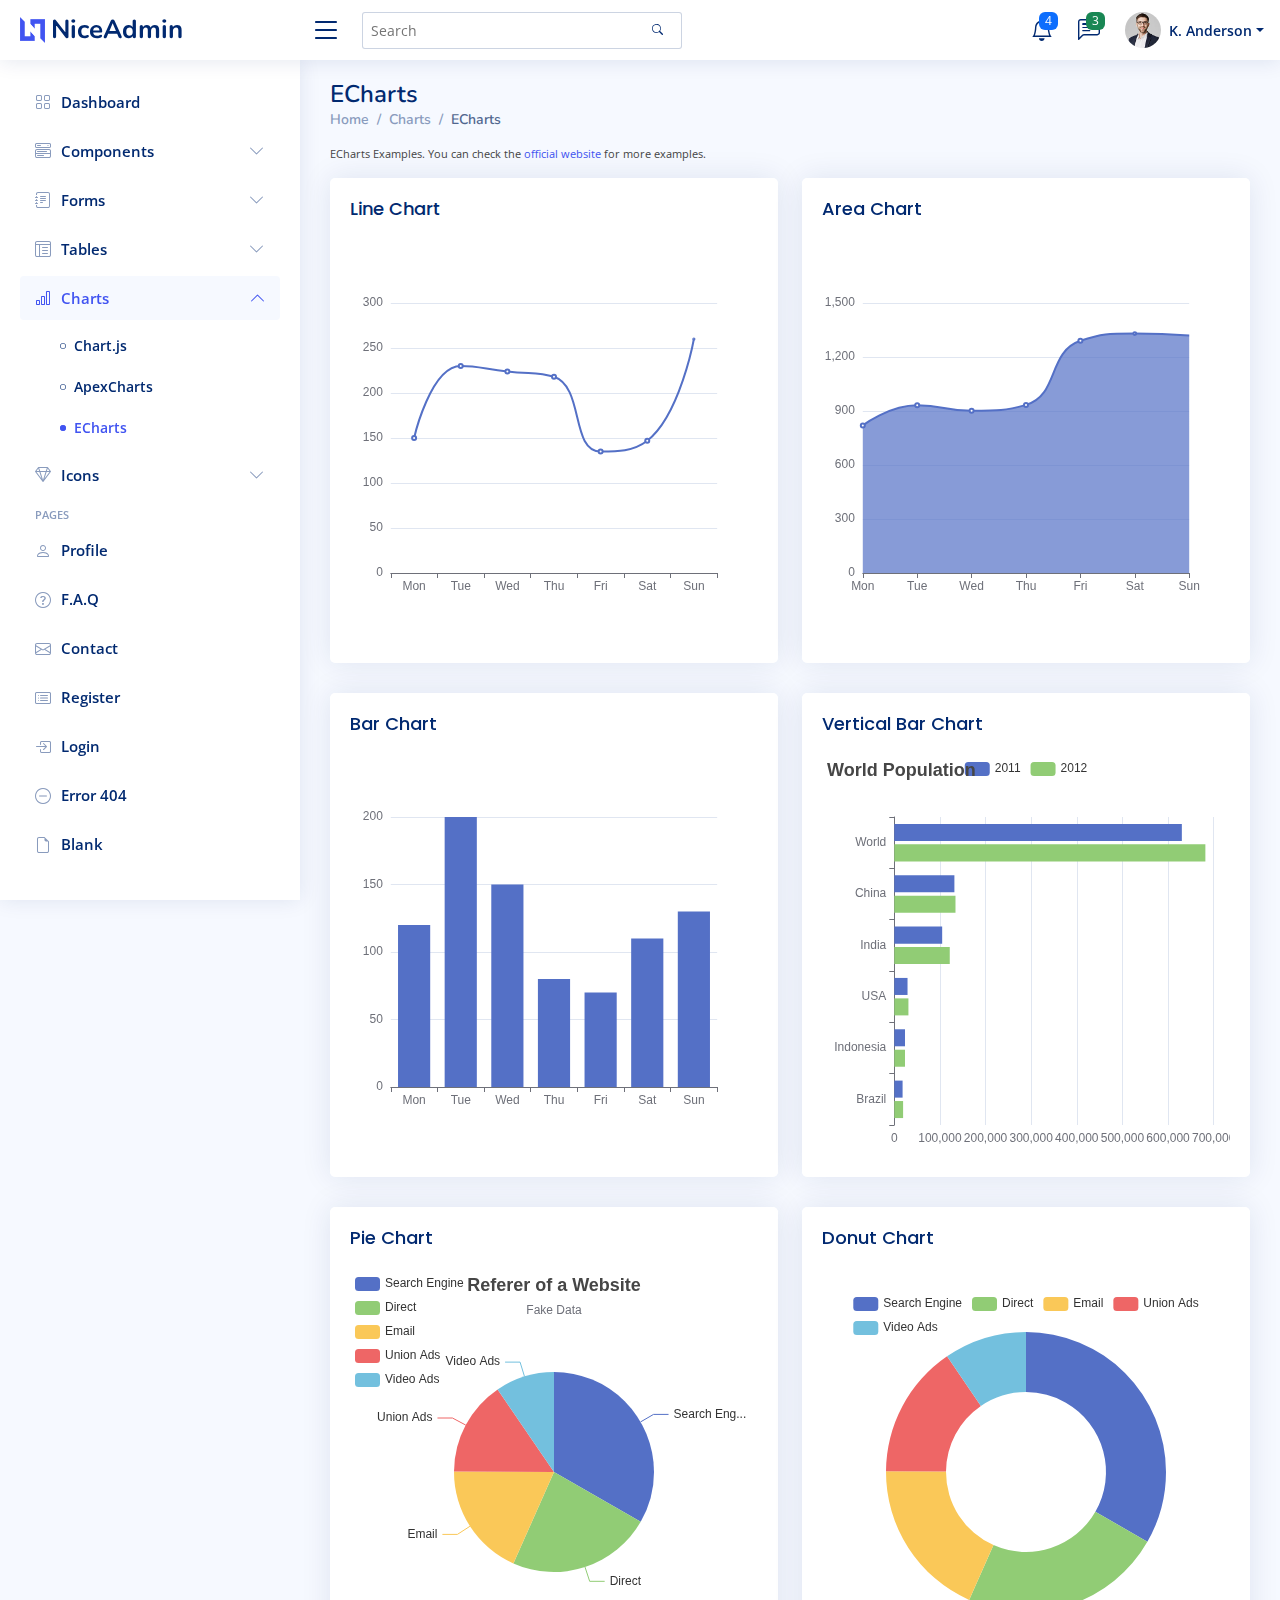
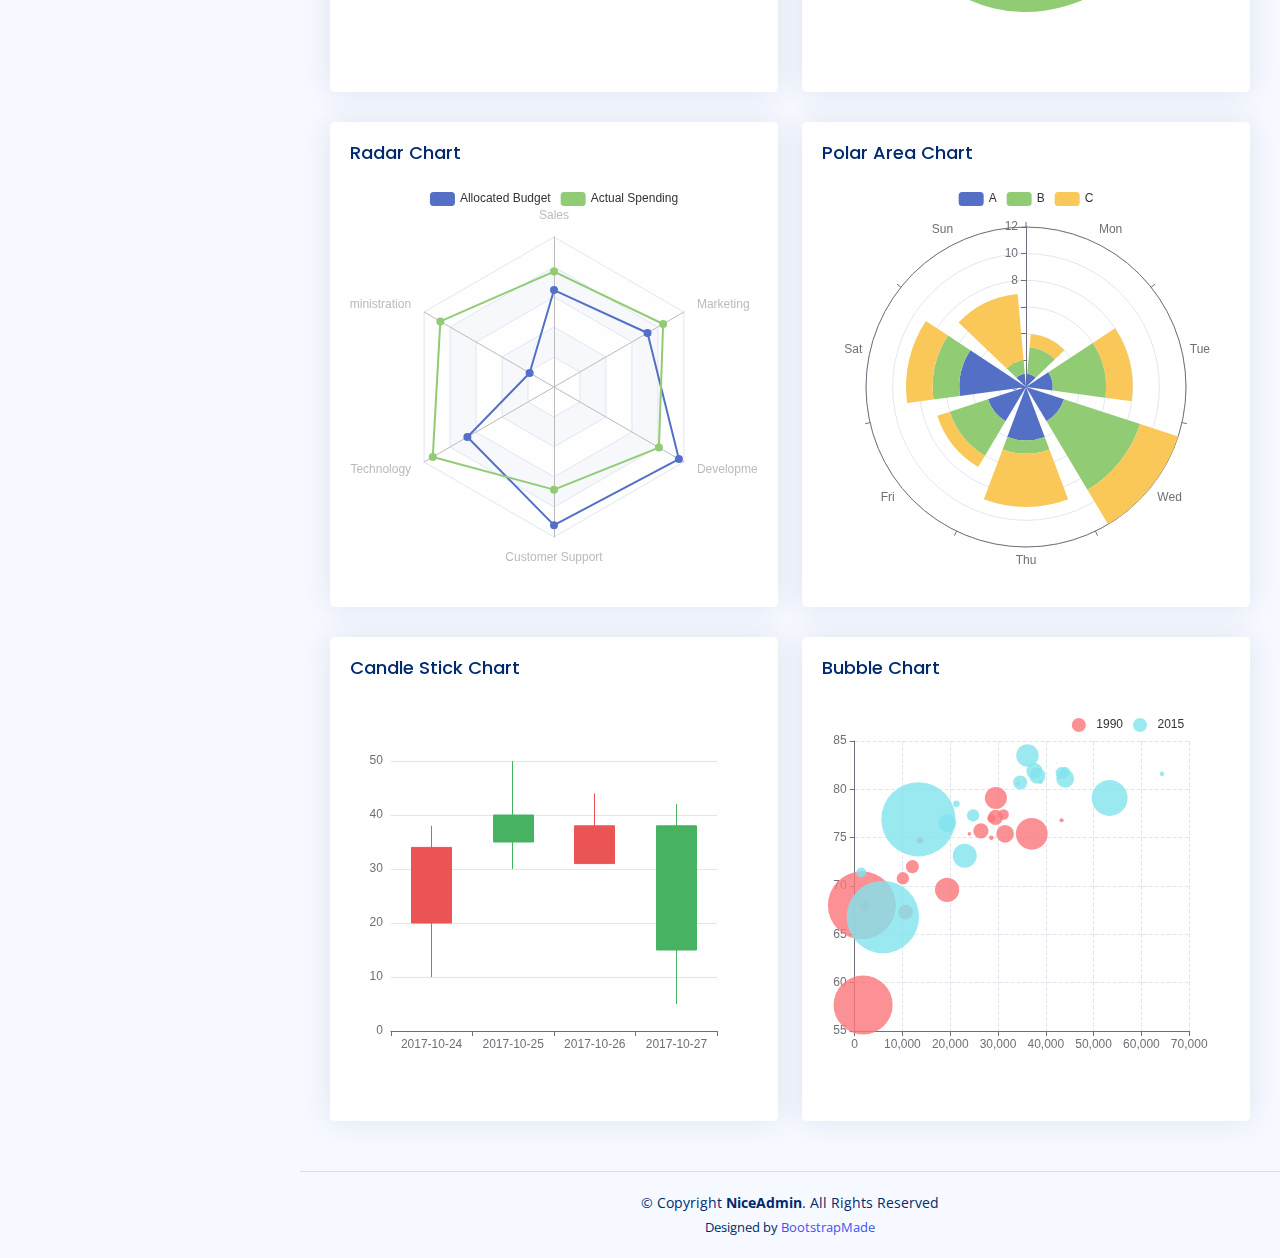
<file: charts-echarts.html>
<!DOCTYPE html>
<html lang="en">

<head>
  <meta charset="utf-8">
  <meta content="width=device-width, initial-scale=1.0" name="viewport">

  <title>Charts / ECharts - NiceAdmin Bootstrap Template</title>
  <meta content="" name="description">
  <meta content="" name="keywords">

  <!-- Favicons -->
  <link href="assets/img/favicon.png" rel="icon">
  <link href="assets/img/apple-touch-icon.png" rel="apple-touch-icon">

  <!-- Google Fonts -->
  <link href="https://fonts.gstatic.com" rel="preconnect">
  <link href="https://fonts.googleapis.com/css?family=Open+Sans:300,300i,400,400i,600,600i,700,700i|Nunito:300,300i,400,400i,600,600i,700,700i|Poppins:300,300i,400,400i,500,500i,600,600i,700,700i" rel="stylesheet">

  <!-- Vendor CSS Files -->
  <link href="assets/vendor/bootstrap/css/bootstrap.min.css" rel="stylesheet">
  <link href="assets/vendor/bootstrap-icons/bootstrap-icons.css" rel="stylesheet">
  <link href="assets/vendor/boxicons/css/boxicons.min.css" rel="stylesheet">
  <link href="assets/vendor/quill/quill.snow.css" rel="stylesheet">
  <link href="assets/vendor/quill/quill.bubble.css" rel="stylesheet">
  <link href="assets/vendor/remixicon/remixicon.css" rel="stylesheet">
  <link href="assets/vendor/simple-datatables/style.css" rel="stylesheet">

  <!-- Template Main CSS File -->
  <link href="assets/css/style.css" rel="stylesheet">

  <!-- =======================================================
  * Template Name: NiceAdmin
  * Template URL: https://bootstrapmade.com/nice-admin-bootstrap-admin-html-template/
  * Updated: Apr 20 2024 with Bootstrap v5.3.3
  * Author: BootstrapMade.com
  * License: https://bootstrapmade.com/license/
  ======================================================== -->
</head>

<body>

  <!-- ======= Header ======= -->
  <header id="header" class="header fixed-top d-flex align-items-center">

    <div class="d-flex align-items-center justify-content-between">
      <a href="index.html" class="logo d-flex align-items-center">
        <img src="assets/img/logo.png" alt="">
        <span class="d-none d-lg-block">NiceAdmin</span>
      </a>
      <i class="bi bi-list toggle-sidebar-btn"></i>
    </div><!-- End Logo -->

    <div class="search-bar">
      <form class="search-form d-flex align-items-center" method="POST" action="#">
        <input type="text" name="query" placeholder="Search" title="Enter search keyword">
        <button type="submit" title="Search"><i class="bi bi-search"></i></button>
      </form>
    </div><!-- End Search Bar -->

    <nav class="header-nav ms-auto">
      <ul class="d-flex align-items-center">

        <li class="nav-item d-block d-lg-none">
          <a class="nav-link nav-icon search-bar-toggle " href="#">
            <i class="bi bi-search"></i>
          </a>
        </li><!-- End Search Icon-->

        <li class="nav-item dropdown">

          <a class="nav-link nav-icon" href="#" data-bs-toggle="dropdown">
            <i class="bi bi-bell"></i>
            <span class="badge bg-primary badge-number">4</span>
          </a><!-- End Notification Icon -->

          <ul class="dropdown-menu dropdown-menu-end dropdown-menu-arrow notifications">
            <li class="dropdown-header">
              You have 4 new notifications
              <a href="#"><span class="badge rounded-pill bg-primary p-2 ms-2">View all</span></a>
            </li>
            <li>
              <hr class="dropdown-divider">
            </li>

            <li class="notification-item">
              <i class="bi bi-exclamation-circle text-warning"></i>
              <div>
                <h4>Lorem Ipsum</h4>
                <p>Quae dolorem earum veritatis oditseno</p>
                <p>30 min. ago</p>
              </div>
            </li>

            <li>
              <hr class="dropdown-divider">
            </li>

            <li class="notification-item">
              <i class="bi bi-x-circle text-danger"></i>
              <div>
                <h4>Atque rerum nesciunt</h4>
                <p>Quae dolorem earum veritatis oditseno</p>
                <p>1 hr. ago</p>
              </div>
            </li>

            <li>
              <hr class="dropdown-divider">
            </li>

            <li class="notification-item">
              <i class="bi bi-check-circle text-success"></i>
              <div>
                <h4>Sit rerum fuga</h4>
                <p>Quae dolorem earum veritatis oditseno</p>
                <p>2 hrs. ago</p>
              </div>
            </li>

            <li>
              <hr class="dropdown-divider">
            </li>

            <li class="notification-item">
              <i class="bi bi-info-circle text-primary"></i>
              <div>
                <h4>Dicta reprehenderit</h4>
                <p>Quae dolorem earum veritatis oditseno</p>
                <p>4 hrs. ago</p>
              </div>
            </li>

            <li>
              <hr class="dropdown-divider">
            </li>
            <li class="dropdown-footer">
              <a href="#">Show all notifications</a>
            </li>

          </ul><!-- End Notification Dropdown Items -->

        </li><!-- End Notification Nav -->

        <li class="nav-item dropdown">

          <a class="nav-link nav-icon" href="#" data-bs-toggle="dropdown">
            <i class="bi bi-chat-left-text"></i>
            <span class="badge bg-success badge-number">3</span>
          </a><!-- End Messages Icon -->

          <ul class="dropdown-menu dropdown-menu-end dropdown-menu-arrow messages">
            <li class="dropdown-header">
              You have 3 new messages
              <a href="#"><span class="badge rounded-pill bg-primary p-2 ms-2">View all</span></a>
            </li>
            <li>
              <hr class="dropdown-divider">
            </li>

            <li class="message-item">
              <a href="#">
                <img src="assets/img/messages-1.jpg" alt="" class="rounded-circle">
                <div>
                  <h4>Maria Hudson</h4>
                  <p>Velit asperiores et ducimus soluta repudiandae labore officia est ut...</p>
                  <p>4 hrs. ago</p>
                </div>
              </a>
            </li>
            <li>
              <hr class="dropdown-divider">
            </li>

            <li class="message-item">
              <a href="#">
                <img src="assets/img/messages-2.jpg" alt="" class="rounded-circle">
                <div>
                  <h4>Anna Nelson</h4>
                  <p>Velit asperiores et ducimus soluta repudiandae labore officia est ut...</p>
                  <p>6 hrs. ago</p>
                </div>
              </a>
            </li>
            <li>
              <hr class="dropdown-divider">
            </li>

            <li class="message-item">
              <a href="#">
                <img src="assets/img/messages-3.jpg" alt="" class="rounded-circle">
                <div>
                  <h4>David Muldon</h4>
                  <p>Velit asperiores et ducimus soluta repudiandae labore officia est ut...</p>
                  <p>8 hrs. ago</p>
                </div>
              </a>
            </li>
            <li>
              <hr class="dropdown-divider">
            </li>

            <li class="dropdown-footer">
              <a href="#">Show all messages</a>
            </li>

          </ul><!-- End Messages Dropdown Items -->

        </li><!-- End Messages Nav -->

        <li class="nav-item dropdown pe-3">

          <a class="nav-link nav-profile d-flex align-items-center pe-0" href="#" data-bs-toggle="dropdown">
            <img src="assets/img/profile-img.jpg" alt="Profile" class="rounded-circle">
            <span class="d-none d-md-block dropdown-toggle ps-2">K. Anderson</span>
          </a><!-- End Profile Iamge Icon -->

          <ul class="dropdown-menu dropdown-menu-end dropdown-menu-arrow profile">
            <li class="dropdown-header">
              <h6>Kevin Anderson</h6>
              <span>Web Designer</span>
            </li>
            <li>
              <hr class="dropdown-divider">
            </li>

            <li>
              <a class="dropdown-item d-flex align-items-center" href="users-profile.html">
                <i class="bi bi-person"></i>
                <span>My Profile</span>
              </a>
            </li>
            <li>
              <hr class="dropdown-divider">
            </li>

            <li>
              <a class="dropdown-item d-flex align-items-center" href="users-profile.html">
                <i class="bi bi-gear"></i>
                <span>Account Settings</span>
              </a>
            </li>
            <li>
              <hr class="dropdown-divider">
            </li>

            <li>
              <a class="dropdown-item d-flex align-items-center" href="pages-faq.html">
                <i class="bi bi-question-circle"></i>
                <span>Need Help?</span>
              </a>
            </li>
            <li>
              <hr class="dropdown-divider">
            </li>

            <li>
              <a class="dropdown-item d-flex align-items-center" href="#">
                <i class="bi bi-box-arrow-right"></i>
                <span>Sign Out</span>
              </a>
            </li>

          </ul><!-- End Profile Dropdown Items -->
        </li><!-- End Profile Nav -->

      </ul>
    </nav><!-- End Icons Navigation -->

  </header><!-- End Header -->

  <!-- ======= Sidebar ======= -->
  <aside id="sidebar" class="sidebar">

    <ul class="sidebar-nav" id="sidebar-nav">

      <li class="nav-item">
        <a class="nav-link collapsed" href="index.html">
          <i class="bi bi-grid"></i>
          <span>Dashboard</span>
        </a>
      </li><!-- End Dashboard Nav -->

      <li class="nav-item">
        <a class="nav-link collapsed" data-bs-target="#components-nav" data-bs-toggle="collapse" href="#">
          <i class="bi bi-menu-button-wide"></i><span>Components</span><i class="bi bi-chevron-down ms-auto"></i>
        </a>
        <ul id="components-nav" class="nav-content collapse " data-bs-parent="#sidebar-nav">
          <li>
            <a href="components-alerts.html">
              <i class="bi bi-circle"></i><span>Alerts</span>
            </a>
          </li>
          <li>
            <a href="components-accordion.html">
              <i class="bi bi-circle"></i><span>Accordion</span>
            </a>
          </li>
          <li>
            <a href="components-badges.html">
              <i class="bi bi-circle"></i><span>Badges</span>
            </a>
          </li>
          <li>
            <a href="components-breadcrumbs.html">
              <i class="bi bi-circle"></i><span>Breadcrumbs</span>
            </a>
          </li>
          <li>
            <a href="components-buttons.html">
              <i class="bi bi-circle"></i><span>Buttons</span>
            </a>
          </li>
          <li>
            <a href="components-cards.html">
              <i class="bi bi-circle"></i><span>Cards</span>
            </a>
          </li>
          <li>
            <a href="components-carousel.html">
              <i class="bi bi-circle"></i><span>Carousel</span>
            </a>
          </li>
          <li>
            <a href="components-list-group.html">
              <i class="bi bi-circle"></i><span>List group</span>
            </a>
          </li>
          <li>
            <a href="components-modal.html">
              <i class="bi bi-circle"></i><span>Modal</span>
            </a>
          </li>
          <li>
            <a href="components-tabs.html">
              <i class="bi bi-circle"></i><span>Tabs</span>
            </a>
          </li>
          <li>
            <a href="components-pagination.html">
              <i class="bi bi-circle"></i><span>Pagination</span>
            </a>
          </li>
          <li>
            <a href="components-progress.html">
              <i class="bi bi-circle"></i><span>Progress</span>
            </a>
          </li>
          <li>
            <a href="components-spinners.html">
              <i class="bi bi-circle"></i><span>Spinners</span>
            </a>
          </li>
          <li>
            <a href="components-tooltips.html">
              <i class="bi bi-circle"></i><span>Tooltips</span>
            </a>
          </li>
        </ul>
      </li><!-- End Components Nav -->

      <li class="nav-item">
        <a class="nav-link collapsed" data-bs-target="#forms-nav" data-bs-toggle="collapse" href="#">
          <i class="bi bi-journal-text"></i><span>Forms</span><i class="bi bi-chevron-down ms-auto"></i>
        </a>
        <ul id="forms-nav" class="nav-content collapse " data-bs-parent="#sidebar-nav">
          <li>
            <a href="forms-elements.html">
              <i class="bi bi-circle"></i><span>Form Elements</span>
            </a>
          </li>
          <li>
            <a href="forms-layouts.html">
              <i class="bi bi-circle"></i><span>Form Layouts</span>
            </a>
          </li>
          <li>
            <a href="forms-editors.html">
              <i class="bi bi-circle"></i><span>Form Editors</span>
            </a>
          </li>
          <li>
            <a href="forms-validation.html">
              <i class="bi bi-circle"></i><span>Form Validation</span>
            </a>
          </li>
        </ul>
      </li><!-- End Forms Nav -->

      <li class="nav-item">
        <a class="nav-link collapsed" data-bs-target="#tables-nav" data-bs-toggle="collapse" href="#">
          <i class="bi bi-layout-text-window-reverse"></i><span>Tables</span><i class="bi bi-chevron-down ms-auto"></i>
        </a>
        <ul id="tables-nav" class="nav-content collapse " data-bs-parent="#sidebar-nav">
          <li>
            <a href="tables-general.html">
              <i class="bi bi-circle"></i><span>General Tables</span>
            </a>
          </li>
          <li>
            <a href="tables-data.html">
              <i class="bi bi-circle"></i><span>Data Tables</span>
            </a>
          </li>
        </ul>
      </li><!-- End Tables Nav -->

      <li class="nav-item">
        <a class="nav-link " data-bs-target="#charts-nav" data-bs-toggle="collapse" href="#">
          <i class="bi bi-bar-chart"></i><span>Charts</span><i class="bi bi-chevron-down ms-auto"></i>
        </a>
        <ul id="charts-nav" class="nav-content collapse show" data-bs-parent="#sidebar-nav">
          <li>
            <a href="charts-chartjs.html">
              <i class="bi bi-circle"></i><span>Chart.js</span>
            </a>
          </li>
          <li>
            <a href="charts-apexcharts.html">
              <i class="bi bi-circle"></i><span>ApexCharts</span>
            </a>
          </li>
          <li>
            <a href="charts-echarts.html" class="active">
              <i class="bi bi-circle"></i><span>ECharts</span>
            </a>
          </li>
        </ul>
      </li><!-- End Charts Nav -->

      <li class="nav-item">
        <a class="nav-link collapsed" data-bs-target="#icons-nav" data-bs-toggle="collapse" href="#">
          <i class="bi bi-gem"></i><span>Icons</span><i class="bi bi-chevron-down ms-auto"></i>
        </a>
        <ul id="icons-nav" class="nav-content collapse " data-bs-parent="#sidebar-nav">
          <li>
            <a href="icons-bootstrap.html">
              <i class="bi bi-circle"></i><span>Bootstrap Icons</span>
            </a>
          </li>
          <li>
            <a href="icons-remix.html">
              <i class="bi bi-circle"></i><span>Remix Icons</span>
            </a>
          </li>
          <li>
            <a href="icons-boxicons.html">
              <i class="bi bi-circle"></i><span>Boxicons</span>
            </a>
          </li>
        </ul>
      </li><!-- End Icons Nav -->

      <li class="nav-heading">Pages</li>

      <li class="nav-item">
        <a class="nav-link collapsed" href="users-profile.html">
          <i class="bi bi-person"></i>
          <span>Profile</span>
        </a>
      </li><!-- End Profile Page Nav -->

      <li class="nav-item">
        <a class="nav-link collapsed" href="pages-faq.html">
          <i class="bi bi-question-circle"></i>
          <span>F.A.Q</span>
        </a>
      </li><!-- End F.A.Q Page Nav -->

      <li class="nav-item">
        <a class="nav-link collapsed" href="pages-contact.html">
          <i class="bi bi-envelope"></i>
          <span>Contact</span>
        </a>
      </li><!-- End Contact Page Nav -->

      <li class="nav-item">
        <a class="nav-link collapsed" href="pages-register.html">
          <i class="bi bi-card-list"></i>
          <span>Register</span>
        </a>
      </li><!-- End Register Page Nav -->

      <li class="nav-item">
        <a class="nav-link collapsed" href="pages-login.html">
          <i class="bi bi-box-arrow-in-right"></i>
          <span>Login</span>
        </a>
      </li><!-- End Login Page Nav -->

      <li class="nav-item">
        <a class="nav-link collapsed" href="pages-error-404.html">
          <i class="bi bi-dash-circle"></i>
          <span>Error 404</span>
        </a>
      </li><!-- End Error 404 Page Nav -->

      <li class="nav-item">
        <a class="nav-link collapsed" href="pages-blank.html">
          <i class="bi bi-file-earmark"></i>
          <span>Blank</span>
        </a>
      </li><!-- End Blank Page Nav -->

    </ul>

  </aside><!-- End Sidebar-->

  <main id="main" class="main">

    <div class="pagetitle">
      <h1>ECharts</h1>
      <nav>
        <ol class="breadcrumb">
          <li class="breadcrumb-item"><a href="index.html">Home</a></li>
          <li class="breadcrumb-item">Charts</li>
          <li class="breadcrumb-item active">ECharts</li>
        </ol>
      </nav>
    </div><!-- End Page Title -->

    <p>ECharts Examples. You can check the <a href="https://echarts.apache.org/examples/en/index.html" target="_blank">official website</a> for more examples.</p>

    <section class="section">
      <div class="row">

        <div class="col-lg-6">
          <div class="card">
            <div class="card-body">
              <h5 class="card-title">Line Chart</h5>

              <!-- Line Chart -->
              <div id="lineChart" style="min-height: 400px;" class="echart"></div>

              <script>
                document.addEventListener("DOMContentLoaded", () => {
                  echarts.init(document.querySelector("#lineChart")).setOption({
                    xAxis: {
                      type: 'category',
                      data: ['Mon', 'Tue', 'Wed', 'Thu', 'Fri', 'Sat', 'Sun']
                    },
                    yAxis: {
                      type: 'value'
                    },
                    series: [{
                      data: [150, 230, 224, 218, 135, 147, 260],
                      type: 'line',
                      smooth: true
                    }]
                  });
                });
              </script>
              <!-- End Line Chart -->

            </div>
          </div>
        </div>

        <div class="col-lg-6">
          <div class="card">
            <div class="card-body">
              <h5 class="card-title">Area Chart</h5>

              <!-- Area Chart -->
              <div id="areaChart" style="min-height: 400px;" class="echart"></div>

              <script>
                document.addEventListener("DOMContentLoaded", () => {
                  echarts.init(document.querySelector("#areaChart")).setOption({
                    xAxis: {
                      type: 'category',
                      boundaryGap: false,
                      data: ['Mon', 'Tue', 'Wed', 'Thu', 'Fri', 'Sat', 'Sun']
                    },
                    yAxis: {
                      type: 'value'
                    },
                    series: [{
                      data: [820, 932, 901, 934, 1290, 1330, 1320],
                      type: 'line',
                      smooth: true,
                      areaStyle: {}
                    }]
                  });
                });
              </script>
              <!-- End Area Chart -->

            </div>
          </div>
        </div>

        <div class="col-lg-6">
          <div class="card">
            <div class="card-body">
              <h5 class="card-title">Bar Chart</h5>

              <!-- Bar Chart -->
              <div id="barChart" style="min-height: 400px;" class="echart"></div>

              <script>
                document.addEventListener("DOMContentLoaded", () => {
                  echarts.init(document.querySelector("#barChart")).setOption({
                    xAxis: {
                      type: 'category',
                      data: ['Mon', 'Tue', 'Wed', 'Thu', 'Fri', 'Sat', 'Sun']
                    },
                    yAxis: {
                      type: 'value'
                    },
                    series: [{
                      data: [120, 200, 150, 80, 70, 110, 130],
                      type: 'bar'
                    }]
                  });
                });
              </script>
              <!-- End Bar Chart -->

            </div>
          </div>
        </div>

        <div class="col-lg-6">
          <div class="card">
            <div class="card-body">
              <h5 class="card-title">Vertical Bar Chart</h5>

              <!-- Vertical Bar Chart -->
              <div id="verticalBarChart" style="min-height: 400px;" class="echart"></div>

              <script>
                document.addEventListener("DOMContentLoaded", () => {
                  echarts.init(document.querySelector("#verticalBarChart")).setOption({
                    title: {
                      text: 'World Population'
                    },
                    tooltip: {
                      trigger: 'axis',
                      axisPointer: {
                        type: 'shadow'
                      }
                    },
                    legend: {},
                    grid: {
                      left: '3%',
                      right: '4%',
                      bottom: '3%',
                      containLabel: true
                    },
                    xAxis: {
                      type: 'value',
                      boundaryGap: [0, 0.01]
                    },
                    yAxis: {
                      type: 'category',
                      data: ['Brazil', 'Indonesia', 'USA', 'India', 'China', 'World']
                    },
                    series: [{
                        name: '2011',
                        type: 'bar',
                        data: [18203, 23489, 29034, 104970, 131744, 630230]
                      },
                      {
                        name: '2012',
                        type: 'bar',
                        data: [19325, 23438, 31000, 121594, 134141, 681807]
                      }
                    ]
                  });
                });
              </script>
              <!-- End Vertical Bar Chart -->

            </div>
          </div>
        </div>

        <div class="col-lg-6">
          <div class="card">
            <div class="card-body">
              <h5 class="card-title">Pie Chart</h5>

              <!-- Pie Chart -->
              <div id="pieChart" style="min-height: 400px;" class="echart"></div>

              <script>
                document.addEventListener("DOMContentLoaded", () => {
                  echarts.init(document.querySelector("#pieChart")).setOption({
                    title: {
                      text: 'Referer of a Website',
                      subtext: 'Fake Data',
                      left: 'center'
                    },
                    tooltip: {
                      trigger: 'item'
                    },
                    legend: {
                      orient: 'vertical',
                      left: 'left'
                    },
                    series: [{
                      name: 'Access From',
                      type: 'pie',
                      radius: '50%',
                      data: [{
                          value: 1048,
                          name: 'Search Engine'
                        },
                        {
                          value: 735,
                          name: 'Direct'
                        },
                        {
                          value: 580,
                          name: 'Email'
                        },
                        {
                          value: 484,
                          name: 'Union Ads'
                        },
                        {
                          value: 300,
                          name: 'Video Ads'
                        }
                      ],
                      emphasis: {
                        itemStyle: {
                          shadowBlur: 10,
                          shadowOffsetX: 0,
                          shadowColor: 'rgba(0, 0, 0, 0.5)'
                        }
                      }
                    }]
                  });
                });
              </script>
              <!-- End Pie Chart -->

            </div>
          </div>
        </div>

        <div class="col-lg-6">
          <div class="card">
            <div class="card-body">
              <h5 class="card-title">Donut Chart</h5>

              <!-- Donut Chart -->
              <div id="donutChart" style="min-height: 400px;" class="echart"></div>

              <script>
                document.addEventListener("DOMContentLoaded", () => {
                  echarts.init(document.querySelector("#donutChart")).setOption({
                    tooltip: {
                      trigger: 'item'
                    },
                    legend: {
                      top: '5%',
                      left: 'center'
                    },
                    series: [{
                      name: 'Access From',
                      type: 'pie',
                      radius: ['40%', '70%'],
                      avoidLabelOverlap: false,
                      label: {
                        show: false,
                        position: 'center'
                      },
                      emphasis: {
                        label: {
                          show: true,
                          fontSize: '18',
                          fontWeight: 'bold'
                        }
                      },
                      labelLine: {
                        show: false
                      },
                      data: [{
                          value: 1048,
                          name: 'Search Engine'
                        },
                        {
                          value: 735,
                          name: 'Direct'
                        },
                        {
                          value: 580,
                          name: 'Email'
                        },
                        {
                          value: 484,
                          name: 'Union Ads'
                        },
                        {
                          value: 300,
                          name: 'Video Ads'
                        }
                      ]
                    }]
                  });
                });
              </script>
              <!-- End Donut Chart -->

            </div>
          </div>
        </div>

        <div class="col-lg-6">
          <div class="card">
            <div class="card-body">
              <h5 class="card-title">Radar Chart</h5>

              <!-- Radar Chart -->
              <div id="radarChart" style="min-height: 400px;" class="echart"></div>

              <script>
                document.addEventListener("DOMContentLoaded", () => {
                  echarts.init(document.querySelector("#radarChart")).setOption({
                    legend: {
                      data: ['Allocated Budget', 'Actual Spending']
                    },
                    radar: {
                      // shape: 'circle',
                      indicator: [{
                          name: 'Sales',
                          max: 6500
                        },
                        {
                          name: 'Administration',
                          max: 16000
                        },
                        {
                          name: 'Information Technology',
                          max: 30000
                        },
                        {
                          name: 'Customer Support',
                          max: 38000
                        },
                        {
                          name: 'Development',
                          max: 52000
                        },
                        {
                          name: 'Marketing',
                          max: 25000
                        }
                      ]
                    },
                    series: [{
                      name: 'Budget vs spending',
                      type: 'radar',
                      data: [{
                          value: [4200, 3000, 20000, 35000, 50000, 18000],
                          name: 'Allocated Budget'
                        },
                        {
                          value: [5000, 14000, 28000, 26000, 42000, 21000],
                          name: 'Actual Spending'
                        }
                      ]
                    }]
                  });
                });
              </script>
              <!-- End Radar Chart -->

            </div>
          </div>
        </div>

        <div class="col-lg-6">
          <div class="card">
            <div class="card-body">
              <h5 class="card-title">Polar Area Chart</h5>

              <!-- Polar Area Chart -->
              <div id="polarAreaChart" style="min-height: 400px;" class="echart"></div>

              <script>
                document.addEventListener("DOMContentLoaded", () => {
                  echarts.init(document.querySelector("#polarAreaChart")).setOption({
                    angleAxis: {
                      type: 'category',
                      data: ['Mon', 'Tue', 'Wed', 'Thu', 'Fri', 'Sat', 'Sun']
                    },
                    radiusAxis: {},
                    polar: {},
                    series: [{
                        type: 'bar',
                        data: [1, 2, 3, 4, 3, 5, 1],
                        coordinateSystem: 'polar',
                        name: 'A',
                        stack: 'a',
                        emphasis: {
                          focus: 'series'
                        }
                      },
                      {
                        type: 'bar',
                        data: [2, 4, 6, 1, 3, 2, 1],
                        coordinateSystem: 'polar',
                        name: 'B',
                        stack: 'a',
                        emphasis: {
                          focus: 'series'
                        }
                      },
                      {
                        type: 'bar',
                        data: [1, 2, 3, 4, 1, 2, 5],
                        coordinateSystem: 'polar',
                        name: 'C',
                        stack: 'a',
                        emphasis: {
                          focus: 'series'
                        }
                      }
                    ],
                    legend: {
                      show: true,
                      data: ['A', 'B', 'C']
                    }
                  });
                });
              </script>
              <!-- End Polar Area Chart -->

            </div>
          </div>
        </div>

        <div class="col-lg-6">
          <div class="card">
            <div class="card-body">
              <h5 class="card-title">Candle Stick Chart</h5>

              <!-- Candle Stick Chart -->
              <div id="candleStickChart" style="min-height: 400px;" class="echart"></div>

              <script>
                document.addEventListener("DOMContentLoaded", () => {
                  echarts.init(document.querySelector("#candleStickChart")).setOption({
                    xAxis: {
                      data: ['2017-10-24', '2017-10-25', '2017-10-26', '2017-10-27']
                    },
                    yAxis: {},
                    series: [{
                      type: 'candlestick',
                      data: [
                        [20, 34, 10, 38],
                        [40, 35, 30, 50],
                        [31, 38, 33, 44],
                        [38, 15, 5, 42]
                      ]
                    }]
                  });
                });
              </script>
              <!-- End Candle Stick Chart -->

            </div>
          </div>
        </div>

        <div class="col-lg-6">
          <div class="card">
            <div class="card-body">
              <h5 class="card-title">Bubble Chart</h5>

              <!-- Bubble Chart -->
              <div id="bubbleChart" style="min-height: 400px;" class="echart"></div>

              <script>
                document.addEventListener("DOMContentLoaded", () => {
                  const data = [
                    [
                      [28604, 77, 17096869, 'Australia', 1990],
                      [31163, 77.4, 27662440, 'Canada', 1990],
                      [1516, 68, 1154605773, 'China', 1990],
                      [13670, 74.7, 10582082, 'Cuba', 1990],
                      [28599, 75, 4986705, 'Finland', 1990],
                      [29476, 77.1, 56943299, 'France', 1990],
                      [31476, 75.4, 78958237, 'Germany', 1990],
                      [28666, 78.1, 254830, 'Iceland', 1990],
                      [1777, 57.7, 870601776, 'India', 1990],
                      [29550, 79.1, 122249285, 'Japan', 1990],
                      [2076, 67.9, 20194354, 'North Korea', 1990],
                      [12087, 72, 42972254, 'South Korea', 1990],
                      [24021, 75.4, 3397534, 'New Zealand', 1990],
                      [43296, 76.8, 4240375, 'Norway', 1990],
                      [10088, 70.8, 38195258, 'Poland', 1990],
                      [19349, 69.6, 147568552, 'Russia', 1990],
                      [10670, 67.3, 53994605, 'Turkey', 1990],
                      [26424, 75.7, 57110117, 'United Kingdom', 1990],
                      [37062, 75.4, 252847810, 'United States', 1990]
                    ],
                    [
                      [44056, 81.8, 23968973, 'Australia', 2015],
                      [43294, 81.7, 35939927, 'Canada', 2015],
                      [13334, 76.9, 1376048943, 'China', 2015],
                      [21291, 78.5, 11389562, 'Cuba', 2015],
                      [38923, 80.8, 5503457, 'Finland', 2015],
                      [37599, 81.9, 64395345, 'France', 2015],
                      [44053, 81.1, 80688545, 'Germany', 2015],
                      [42182, 82.8, 329425, 'Iceland', 2015],
                      [5903, 66.8, 1311050527, 'India', 2015],
                      [36162, 83.5, 126573481, 'Japan', 2015],
                      [1390, 71.4, 25155317, 'North Korea', 2015],
                      [34644, 80.7, 50293439, 'South Korea', 2015],
                      [34186, 80.6, 4528526, 'New Zealand', 2015],
                      [64304, 81.6, 5210967, 'Norway', 2015],
                      [24787, 77.3, 38611794, 'Poland', 2015],
                      [23038, 73.13, 143456918, 'Russia', 2015],
                      [19360, 76.5, 78665830, 'Turkey', 2015],
                      [38225, 81.4, 64715810, 'United Kingdom', 2015],
                      [53354, 79.1, 321773631, 'United States', 2015]
                    ]
                  ];
                  echarts.init(document.querySelector("#bubbleChart")).setOption({
                    legend: {
                      right: '10%',
                      top: '3%',
                      data: ['1990', '2015']
                    },
                    grid: {
                      left: '8%',
                      top: '10%'
                    },
                    xAxis: {
                      splitLine: {
                        lineStyle: {
                          type: 'dashed'
                        }
                      }
                    },
                    yAxis: {
                      splitLine: {
                        lineStyle: {
                          type: 'dashed'
                        }
                      },
                      scale: true
                    },
                    series: [{
                        name: '1990',
                        data: data[0],
                        type: 'scatter',
                        symbolSize: function(data) {
                          return Math.sqrt(data[2]) / 5e2;
                        },
                        emphasis: {
                          focus: 'series',
                          label: {
                            show: true,
                            formatter: function(param) {
                              return param.data[3];
                            },
                            position: 'top'
                          }
                        },
                        itemStyle: {
                          color: 'rgb(251, 118, 123)'
                        }
                      },
                      {
                        name: '2015',
                        data: data[1],
                        type: 'scatter',
                        symbolSize: function(data) {
                          return Math.sqrt(data[2]) / 5e2;
                        },
                        emphasis: {
                          focus: 'series',
                          label: {
                            show: true,
                            formatter: function(param) {
                              return param.data[3];
                            },
                            position: 'top'
                          }
                        },
                        itemStyle: {
                          color: 'rgb(129, 227, 238)'
                        }
                      }
                    ]
                  });
                });
              </script>
              <!-- End Bubble Chart -->

            </div>
          </div>
        </div>

      </div>
    </section>

  </main><!-- End #main -->

  <!-- ======= Footer ======= -->
  <footer id="footer" class="footer">
    <div class="copyright">
      &copy; Copyright <strong><span>NiceAdmin</span></strong>. All Rights Reserved
    </div>
    <div class="credits">
      <!-- All the links in the footer should remain intact. -->
      <!-- You can delete the links only if you purchased the pro version. -->
      <!-- Licensing information: https://bootstrapmade.com/license/ -->
      <!-- Purchase the pro version with working PHP/AJAX contact form: https://bootstrapmade.com/nice-admin-bootstrap-admin-html-template/ -->
      Designed by <a href="https://bootstrapmade.com/">BootstrapMade</a>
    </div>
  </footer><!-- End Footer -->

  <a href="#" class="back-to-top d-flex align-items-center justify-content-center"><i class="bi bi-arrow-up-short"></i></a>

  <!-- Vendor JS Files -->
  <script src="assets/vendor/apexcharts/apexcharts.min.js"></script>
  <script src="assets/vendor/bootstrap/js/bootstrap.bundle.min.js"></script>
  <script src="assets/vendor/chart.js/chart.umd.js"></script>
  <script src="assets/vendor/echarts/echarts.min.js"></script>
  <script src="assets/vendor/quill/quill.js"></script>
  <script src="assets/vendor/simple-datatables/simple-datatables.js"></script>
  <script src="assets/vendor/tinymce/tinymce.min.js"></script>
  <script src="assets/vendor/php-email-form/validate.js"></script>

  <!-- Template Main JS File -->
  <script src="assets/js/main.js"></script>

</body>

</html>
</file>
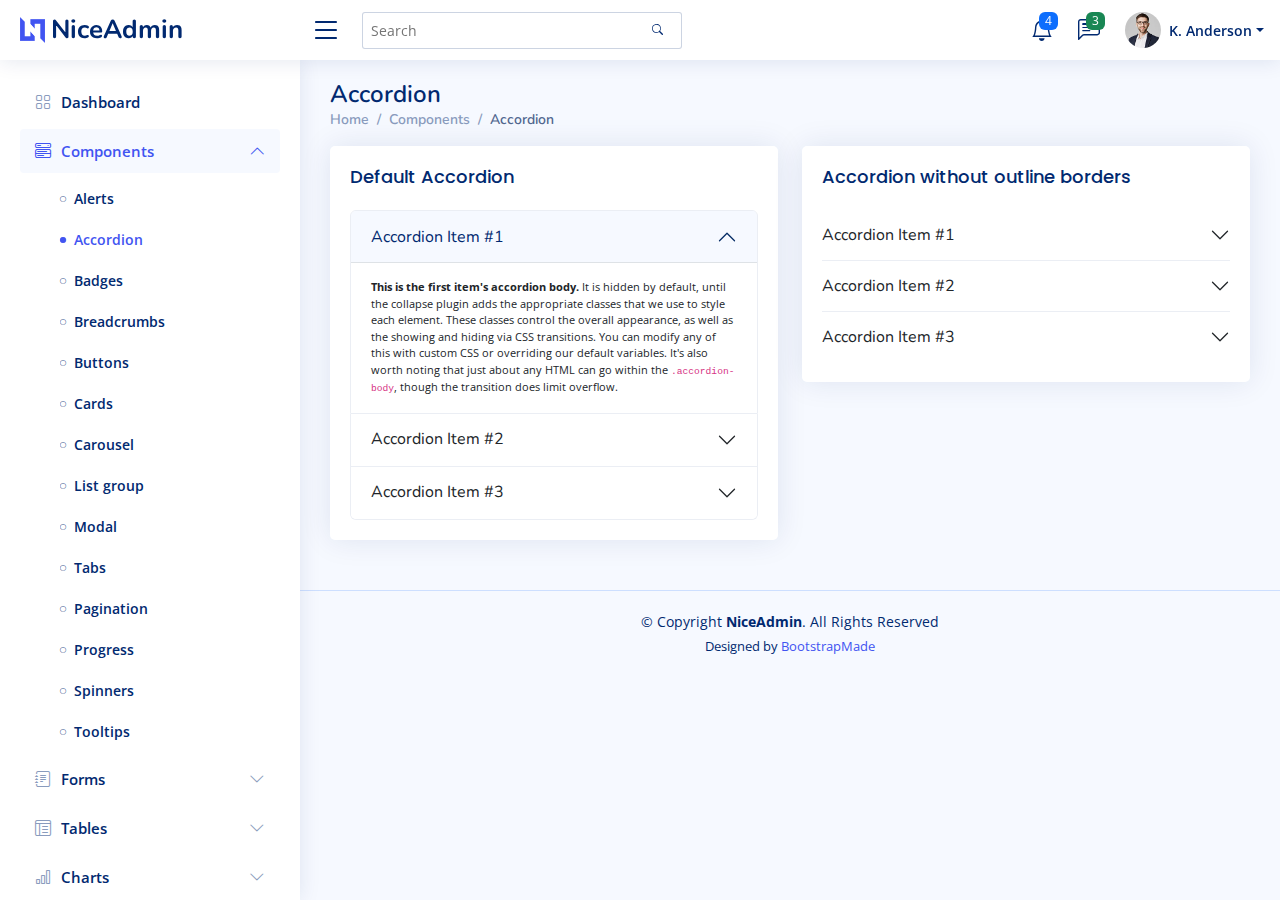
<file: components-accordion.html>
<!DOCTYPE html>
<html lang="en">

<head>
  <meta charset="utf-8">
  <meta content="width=device-width, initial-scale=1.0" name="viewport">

  <title>Components / Accordion - NiceAdmin Bootstrap Template</title>
  <meta content="" name="description">
  <meta content="" name="keywords">

  <!-- Favicons -->
  <link href="assets/img/favicon.png" rel="icon">
  <link href="assets/img/apple-touch-icon.png" rel="apple-touch-icon">

  <!-- Google Fonts -->
  <link href="https://fonts.gstatic.com" rel="preconnect">
  <link href="https://fonts.googleapis.com/css?family=Open+Sans:300,300i,400,400i,600,600i,700,700i|Nunito:300,300i,400,400i,600,600i,700,700i|Poppins:300,300i,400,400i,500,500i,600,600i,700,700i" rel="stylesheet">

  <!-- Vendor CSS Files -->
  <link href="assets/vendor/bootstrap/css/bootstrap.min.css" rel="stylesheet">
  <link href="assets/vendor/bootstrap-icons/bootstrap-icons.css" rel="stylesheet">
  <link href="assets/vendor/boxicons/css/boxicons.min.css" rel="stylesheet">
  <link href="assets/vendor/quill/quill.snow.css" rel="stylesheet">
  <link href="assets/vendor/quill/quill.bubble.css" rel="stylesheet">
  <link href="assets/vendor/remixicon/remixicon.css" rel="stylesheet">
  <link href="assets/vendor/simple-datatables/style.css" rel="stylesheet">

  <!-- Template Main CSS File -->
  <link href="assets/css/style.css" rel="stylesheet">

  <!-- =======================================================
  * Template Name: NiceAdmin
  * Template URL: https://bootstrapmade.com/nice-admin-bootstrap-admin-html-template/
  * Updated: Apr 20 2024 with Bootstrap v5.3.3
  * Author: BootstrapMade.com
  * License: https://bootstrapmade.com/license/
  ======================================================== -->
</head>

<body>

  <!-- ======= Header ======= -->
  <header id="header" class="header fixed-top d-flex align-items-center">

    <div class="d-flex align-items-center justify-content-between">
      <a href="index.html" class="logo d-flex align-items-center">
        <img src="assets/img/logo.png" alt="">
        <span class="d-none d-lg-block">NiceAdmin</span>
      </a>
      <i class="bi bi-list toggle-sidebar-btn"></i>
    </div><!-- End Logo -->

    <div class="search-bar">
      <form class="search-form d-flex align-items-center" method="POST" action="#">
        <input type="text" name="query" placeholder="Search" title="Enter search keyword">
        <button type="submit" title="Search"><i class="bi bi-search"></i></button>
      </form>
    </div><!-- End Search Bar -->

    <nav class="header-nav ms-auto">
      <ul class="d-flex align-items-center">

        <li class="nav-item d-block d-lg-none">
          <a class="nav-link nav-icon search-bar-toggle " href="#">
            <i class="bi bi-search"></i>
          </a>
        </li><!-- End Search Icon-->

        <li class="nav-item dropdown">

          <a class="nav-link nav-icon" href="#" data-bs-toggle="dropdown">
            <i class="bi bi-bell"></i>
            <span class="badge bg-primary badge-number">4</span>
          </a><!-- End Notification Icon -->

          <ul class="dropdown-menu dropdown-menu-end dropdown-menu-arrow notifications">
            <li class="dropdown-header">
              You have 4 new notifications
              <a href="#"><span class="badge rounded-pill bg-primary p-2 ms-2">View all</span></a>
            </li>
            <li>
              <hr class="dropdown-divider">
            </li>

            <li class="notification-item">
              <i class="bi bi-exclamation-circle text-warning"></i>
              <div>
                <h4>Lorem Ipsum</h4>
                <p>Quae dolorem earum veritatis oditseno</p>
                <p>30 min. ago</p>
              </div>
            </li>

            <li>
              <hr class="dropdown-divider">
            </li>

            <li class="notification-item">
              <i class="bi bi-x-circle text-danger"></i>
              <div>
                <h4>Atque rerum nesciunt</h4>
                <p>Quae dolorem earum veritatis oditseno</p>
                <p>1 hr. ago</p>
              </div>
            </li>

            <li>
              <hr class="dropdown-divider">
            </li>

            <li class="notification-item">
              <i class="bi bi-check-circle text-success"></i>
              <div>
                <h4>Sit rerum fuga</h4>
                <p>Quae dolorem earum veritatis oditseno</p>
                <p>2 hrs. ago</p>
              </div>
            </li>

            <li>
              <hr class="dropdown-divider">
            </li>

            <li class="notification-item">
              <i class="bi bi-info-circle text-primary"></i>
              <div>
                <h4>Dicta reprehenderit</h4>
                <p>Quae dolorem earum veritatis oditseno</p>
                <p>4 hrs. ago</p>
              </div>
            </li>

            <li>
              <hr class="dropdown-divider">
            </li>
            <li class="dropdown-footer">
              <a href="#">Show all notifications</a>
            </li>

          </ul><!-- End Notification Dropdown Items -->

        </li><!-- End Notification Nav -->

        <li class="nav-item dropdown">

          <a class="nav-link nav-icon" href="#" data-bs-toggle="dropdown">
            <i class="bi bi-chat-left-text"></i>
            <span class="badge bg-success badge-number">3</span>
          </a><!-- End Messages Icon -->

          <ul class="dropdown-menu dropdown-menu-end dropdown-menu-arrow messages">
            <li class="dropdown-header">
              You have 3 new messages
              <a href="#"><span class="badge rounded-pill bg-primary p-2 ms-2">View all</span></a>
            </li>
            <li>
              <hr class="dropdown-divider">
            </li>

            <li class="message-item">
              <a href="#">
                <img src="assets/img/messages-1.jpg" alt="" class="rounded-circle">
                <div>
                  <h4>Maria Hudson</h4>
                  <p>Velit asperiores et ducimus soluta repudiandae labore officia est ut...</p>
                  <p>4 hrs. ago</p>
                </div>
              </a>
            </li>
            <li>
              <hr class="dropdown-divider">
            </li>

            <li class="message-item">
              <a href="#">
                <img src="assets/img/messages-2.jpg" alt="" class="rounded-circle">
                <div>
                  <h4>Anna Nelson</h4>
                  <p>Velit asperiores et ducimus soluta repudiandae labore officia est ut...</p>
                  <p>6 hrs. ago</p>
                </div>
              </a>
            </li>
            <li>
              <hr class="dropdown-divider">
            </li>

            <li class="message-item">
              <a href="#">
                <img src="assets/img/messages-3.jpg" alt="" class="rounded-circle">
                <div>
                  <h4>David Muldon</h4>
                  <p>Velit asperiores et ducimus soluta repudiandae labore officia est ut...</p>
                  <p>8 hrs. ago</p>
                </div>
              </a>
            </li>
            <li>
              <hr class="dropdown-divider">
            </li>

            <li class="dropdown-footer">
              <a href="#">Show all messages</a>
            </li>

          </ul><!-- End Messages Dropdown Items -->

        </li><!-- End Messages Nav -->

        <li class="nav-item dropdown pe-3">

          <a class="nav-link nav-profile d-flex align-items-center pe-0" href="#" data-bs-toggle="dropdown">
            <img src="assets/img/profile-img.jpg" alt="Profile" class="rounded-circle">
            <span class="d-none d-md-block dropdown-toggle ps-2">K. Anderson</span>
          </a><!-- End Profile Iamge Icon -->

          <ul class="dropdown-menu dropdown-menu-end dropdown-menu-arrow profile">
            <li class="dropdown-header">
              <h6>Kevin Anderson</h6>
              <span>Web Designer</span>
            </li>
            <li>
              <hr class="dropdown-divider">
            </li>

            <li>
              <a class="dropdown-item d-flex align-items-center" href="users-profile.html">
                <i class="bi bi-person"></i>
                <span>My Profile</span>
              </a>
            </li>
            <li>
              <hr class="dropdown-divider">
            </li>

            <li>
              <a class="dropdown-item d-flex align-items-center" href="users-profile.html">
                <i class="bi bi-gear"></i>
                <span>Account Settings</span>
              </a>
            </li>
            <li>
              <hr class="dropdown-divider">
            </li>

            <li>
              <a class="dropdown-item d-flex align-items-center" href="pages-faq.html">
                <i class="bi bi-question-circle"></i>
                <span>Need Help?</span>
              </a>
            </li>
            <li>
              <hr class="dropdown-divider">
            </li>

            <li>
              <a class="dropdown-item d-flex align-items-center" href="#">
                <i class="bi bi-box-arrow-right"></i>
                <span>Sign Out</span>
              </a>
            </li>

          </ul><!-- End Profile Dropdown Items -->
        </li><!-- End Profile Nav -->

      </ul>
    </nav><!-- End Icons Navigation -->

  </header><!-- End Header -->

  <!-- ======= Sidebar ======= -->
  <aside id="sidebar" class="sidebar">

    <ul class="sidebar-nav" id="sidebar-nav">

      <li class="nav-item">
        <a class="nav-link collapsed" href="index.html">
          <i class="bi bi-grid"></i>
          <span>Dashboard</span>
        </a>
      </li><!-- End Dashboard Nav -->

      <li class="nav-item">
        <a class="nav-link " data-bs-target="#components-nav" data-bs-toggle="collapse" href="#">
          <i class="bi bi-menu-button-wide"></i><span>Components</span><i class="bi bi-chevron-down ms-auto"></i>
        </a>
        <ul id="components-nav" class="nav-content collapse show" data-bs-parent="#sidebar-nav">
          <li>
            <a href="components-alerts.html">
              <i class="bi bi-circle"></i><span>Alerts</span>
            </a>
          </li>
          <li>
            <a href="components-accordion.html" class="active">
              <i class="bi bi-circle"></i><span>Accordion</span>
            </a>
          </li>
          <li>
            <a href="components-badges.html">
              <i class="bi bi-circle"></i><span>Badges</span>
            </a>
          </li>
          <li>
            <a href="components-breadcrumbs.html">
              <i class="bi bi-circle"></i><span>Breadcrumbs</span>
            </a>
          </li>
          <li>
            <a href="components-buttons.html">
              <i class="bi bi-circle"></i><span>Buttons</span>
            </a>
          </li>
          <li>
            <a href="components-cards.html">
              <i class="bi bi-circle"></i><span>Cards</span>
            </a>
          </li>
          <li>
            <a href="components-carousel.html">
              <i class="bi bi-circle"></i><span>Carousel</span>
            </a>
          </li>
          <li>
            <a href="components-list-group.html">
              <i class="bi bi-circle"></i><span>List group</span>
            </a>
          </li>
          <li>
            <a href="components-modal.html">
              <i class="bi bi-circle"></i><span>Modal</span>
            </a>
          </li>
          <li>
            <a href="components-tabs.html">
              <i class="bi bi-circle"></i><span>Tabs</span>
            </a>
          </li>
          <li>
            <a href="components-pagination.html">
              <i class="bi bi-circle"></i><span>Pagination</span>
            </a>
          </li>
          <li>
            <a href="components-progress.html">
              <i class="bi bi-circle"></i><span>Progress</span>
            </a>
          </li>
          <li>
            <a href="components-spinners.html">
              <i class="bi bi-circle"></i><span>Spinners</span>
            </a>
          </li>
          <li>
            <a href="components-tooltips.html">
              <i class="bi bi-circle"></i><span>Tooltips</span>
            </a>
          </li>
        </ul>
      </li><!-- End Components Nav -->

      <li class="nav-item">
        <a class="nav-link collapsed" data-bs-target="#forms-nav" data-bs-toggle="collapse" href="#">
          <i class="bi bi-journal-text"></i><span>Forms</span><i class="bi bi-chevron-down ms-auto"></i>
        </a>
        <ul id="forms-nav" class="nav-content collapse " data-bs-parent="#sidebar-nav">
          <li>
            <a href="forms-elements.html">
              <i class="bi bi-circle"></i><span>Form Elements</span>
            </a>
          </li>
          <li>
            <a href="forms-layouts.html">
              <i class="bi bi-circle"></i><span>Form Layouts</span>
            </a>
          </li>
          <li>
            <a href="forms-editors.html">
              <i class="bi bi-circle"></i><span>Form Editors</span>
            </a>
          </li>
          <li>
            <a href="forms-validation.html">
              <i class="bi bi-circle"></i><span>Form Validation</span>
            </a>
          </li>
        </ul>
      </li><!-- End Forms Nav -->

      <li class="nav-item">
        <a class="nav-link collapsed" data-bs-target="#tables-nav" data-bs-toggle="collapse" href="#">
          <i class="bi bi-layout-text-window-reverse"></i><span>Tables</span><i class="bi bi-chevron-down ms-auto"></i>
        </a>
        <ul id="tables-nav" class="nav-content collapse " data-bs-parent="#sidebar-nav">
          <li>
            <a href="tables-general.html">
              <i class="bi bi-circle"></i><span>General Tables</span>
            </a>
          </li>
          <li>
            <a href="tables-data.html">
              <i class="bi bi-circle"></i><span>Data Tables</span>
            </a>
          </li>
        </ul>
      </li><!-- End Tables Nav -->

      <li class="nav-item">
        <a class="nav-link collapsed" data-bs-target="#charts-nav" data-bs-toggle="collapse" href="#">
          <i class="bi bi-bar-chart"></i><span>Charts</span><i class="bi bi-chevron-down ms-auto"></i>
        </a>
        <ul id="charts-nav" class="nav-content collapse " data-bs-parent="#sidebar-nav">
          <li>
            <a href="charts-chartjs.html">
              <i class="bi bi-circle"></i><span>Chart.js</span>
            </a>
          </li>
          <li>
            <a href="charts-apexcharts.html">
              <i class="bi bi-circle"></i><span>ApexCharts</span>
            </a>
          </li>
          <li>
            <a href="charts-echarts.html">
              <i class="bi bi-circle"></i><span>ECharts</span>
            </a>
          </li>
        </ul>
      </li><!-- End Charts Nav -->

      <li class="nav-item">
        <a class="nav-link collapsed" data-bs-target="#icons-nav" data-bs-toggle="collapse" href="#">
          <i class="bi bi-gem"></i><span>Icons</span><i class="bi bi-chevron-down ms-auto"></i>
        </a>
        <ul id="icons-nav" class="nav-content collapse " data-bs-parent="#sidebar-nav">
          <li>
            <a href="icons-bootstrap.html">
              <i class="bi bi-circle"></i><span>Bootstrap Icons</span>
            </a>
          </li>
          <li>
            <a href="icons-remix.html">
              <i class="bi bi-circle"></i><span>Remix Icons</span>
            </a>
          </li>
          <li>
            <a href="icons-boxicons.html">
              <i class="bi bi-circle"></i><span>Boxicons</span>
            </a>
          </li>
        </ul>
      </li><!-- End Icons Nav -->

      <li class="nav-heading">Pages</li>

      <li class="nav-item">
        <a class="nav-link collapsed" href="users-profile.html">
          <i class="bi bi-person"></i>
          <span>Profile</span>
        </a>
      </li><!-- End Profile Page Nav -->

      <li class="nav-item">
        <a class="nav-link collapsed" href="pages-faq.html">
          <i class="bi bi-question-circle"></i>
          <span>F.A.Q</span>
        </a>
      </li><!-- End F.A.Q Page Nav -->

      <li class="nav-item">
        <a class="nav-link collapsed" href="pages-contact.html">
          <i class="bi bi-envelope"></i>
          <span>Contact</span>
        </a>
      </li><!-- End Contact Page Nav -->

      <li class="nav-item">
        <a class="nav-link collapsed" href="pages-register.html">
          <i class="bi bi-card-list"></i>
          <span>Register</span>
        </a>
      </li><!-- End Register Page Nav -->

      <li class="nav-item">
        <a class="nav-link collapsed" href="pages-login.html">
          <i class="bi bi-box-arrow-in-right"></i>
          <span>Login</span>
        </a>
      </li><!-- End Login Page Nav -->

      <li class="nav-item">
        <a class="nav-link collapsed" href="pages-error-404.html">
          <i class="bi bi-dash-circle"></i>
          <span>Error 404</span>
        </a>
      </li><!-- End Error 404 Page Nav -->

      <li class="nav-item">
        <a class="nav-link collapsed" href="pages-blank.html">
          <i class="bi bi-file-earmark"></i>
          <span>Blank</span>
        </a>
      </li><!-- End Blank Page Nav -->

    </ul>

  </aside><!-- End Sidebar-->

  <main id="main" class="main">

    <div class="pagetitle">
      <h1>Accordion</h1>
      <nav>
        <ol class="breadcrumb">
          <li class="breadcrumb-item"><a href="index.html">Home</a></li>
          <li class="breadcrumb-item">Components</li>
          <li class="breadcrumb-item active">Accordion</li>
        </ol>
      </nav>
    </div><!-- End Page Title -->

    <section class="section">
      <div class="row">
        <div class="col-lg-6">

          <div class="card">
            <div class="card-body">
              <h5 class="card-title">Default Accordion</h5>

              <!-- Default Accordion -->
              <div class="accordion" id="accordionExample">
                <div class="accordion-item">
                  <h2 class="accordion-header" id="headingOne">
                    <button class="accordion-button" type="button" data-bs-toggle="collapse" data-bs-target="#collapseOne" aria-expanded="true" aria-controls="collapseOne">
                      Accordion Item #1
                    </button>
                  </h2>
                  <div id="collapseOne" class="accordion-collapse collapse show" aria-labelledby="headingOne" data-bs-parent="#accordionExample">
                    <div class="accordion-body">
                      <strong>This is the first item's accordion body.</strong> It is hidden by default, until the collapse plugin adds the appropriate classes that we use to style each element. These classes control the overall appearance, as well as the showing and hiding via CSS transitions. You can modify any of this with custom CSS or overriding our default variables. It's also worth noting that just about any HTML can go within the <code>.accordion-body</code>, though the transition does limit overflow.
                    </div>
                  </div>
                </div>
                <div class="accordion-item">
                  <h2 class="accordion-header" id="headingTwo">
                    <button class="accordion-button collapsed" type="button" data-bs-toggle="collapse" data-bs-target="#collapseTwo" aria-expanded="false" aria-controls="collapseTwo">
                      Accordion Item #2
                    </button>
                  </h2>
                  <div id="collapseTwo" class="accordion-collapse collapse" aria-labelledby="headingTwo" data-bs-parent="#accordionExample">
                    <div class="accordion-body">
                      <strong>This is the second item's accordion body.</strong> It is hidden by default, until the collapse plugin adds the appropriate classes that we use to style each element. These classes control the overall appearance, as well as the showing and hiding via CSS transitions. You can modify any of this with custom CSS or overriding our default variables. It's also worth noting that just about any HTML can go within the <code>.accordion-body</code>, though the transition does limit overflow.
                    </div>
                  </div>
                </div>
                <div class="accordion-item">
                  <h2 class="accordion-header" id="headingThree">
                    <button class="accordion-button collapsed" type="button" data-bs-toggle="collapse" data-bs-target="#collapseThree" aria-expanded="false" aria-controls="collapseThree">
                      Accordion Item #3
                    </button>
                  </h2>
                  <div id="collapseThree" class="accordion-collapse collapse" aria-labelledby="headingThree" data-bs-parent="#accordionExample">
                    <div class="accordion-body">
                      <strong>This is the third item's accordion body.</strong> It is hidden by default, until the collapse plugin adds the appropriate classes that we use to style each element. These classes control the overall appearance, as well as the showing and hiding via CSS transitions. You can modify any of this with custom CSS or overriding our default variables. It's also worth noting that just about any HTML can go within the <code>.accordion-body</code>, though the transition does limit overflow.
                    </div>
                  </div>
                </div>
              </div><!-- End Default Accordion Example -->

            </div>
          </div>

        </div>

        <div class="col-lg-6">

          <div class="card">
            <div class="card-body">
              <h5 class="card-title">Accordion without outline borders</h5>

              <!-- Accordion without outline borders -->
              <div class="accordion accordion-flush" id="accordionFlushExample">
                <div class="accordion-item">
                  <h2 class="accordion-header" id="flush-headingOne">
                    <button class="accordion-button collapsed" type="button" data-bs-toggle="collapse" data-bs-target="#flush-collapseOne" aria-expanded="false" aria-controls="flush-collapseOne">
                      Accordion Item #1
                    </button>
                  </h2>
                  <div id="flush-collapseOne" class="accordion-collapse collapse" aria-labelledby="flush-headingOne" data-bs-parent="#accordionFlushExample">
                    <div class="accordion-body">Placeholder content for this accordion, which is intended to demonstrate the <code>.accordion-flush</code> class. This is the first item's accordion body.</div>
                  </div>
                </div>
                <div class="accordion-item">
                  <h2 class="accordion-header" id="flush-headingTwo">
                    <button class="accordion-button collapsed" type="button" data-bs-toggle="collapse" data-bs-target="#flush-collapseTwo" aria-expanded="false" aria-controls="flush-collapseTwo">
                      Accordion Item #2
                    </button>
                  </h2>
                  <div id="flush-collapseTwo" class="accordion-collapse collapse" aria-labelledby="flush-headingTwo" data-bs-parent="#accordionFlushExample">
                    <div class="accordion-body">Placeholder content for this accordion, which is intended to demonstrate the <code>.accordion-flush</code> class. This is the second item's accordion body. Let's imagine this being filled with some actual content.</div>
                  </div>
                </div>
                <div class="accordion-item">
                  <h2 class="accordion-header" id="flush-headingThree">
                    <button class="accordion-button collapsed" type="button" data-bs-toggle="collapse" data-bs-target="#flush-collapseThree" aria-expanded="false" aria-controls="flush-collapseThree">
                      Accordion Item #3
                    </button>
                  </h2>
                  <div id="flush-collapseThree" class="accordion-collapse collapse" aria-labelledby="flush-headingThree" data-bs-parent="#accordionFlushExample">
                    <div class="accordion-body">Placeholder content for this accordion, which is intended to demonstrate the <code>.accordion-flush</code> class. This is the third item's accordion body. Nothing more exciting happening here in terms of content, but just filling up the space to make it look, at least at first glance, a bit more representative of how this would look in a real-world application.</div>
                  </div>
                </div>
              </div><!-- End Accordion without outline borders -->

            </div>
          </div>

        </div>
      </div>
    </section>

  </main><!-- End #main -->

  <!-- ======= Footer ======= -->
  <footer id="footer" class="footer">
    <div class="copyright">
      &copy; Copyright <strong><span>NiceAdmin</span></strong>. All Rights Reserved
    </div>
    <div class="credits">
      <!-- All the links in the footer should remain intact. -->
      <!-- You can delete the links only if you purchased the pro version. -->
      <!-- Licensing information: https://bootstrapmade.com/license/ -->
      <!-- Purchase the pro version with working PHP/AJAX contact form: https://bootstrapmade.com/nice-admin-bootstrap-admin-html-template/ -->
      Designed by <a href="https://bootstrapmade.com/">BootstrapMade</a>
    </div>
  </footer><!-- End Footer -->

  <a href="#" class="back-to-top d-flex align-items-center justify-content-center"><i class="bi bi-arrow-up-short"></i></a>

  <!-- Vendor JS Files -->
  <script src="assets/vendor/apexcharts/apexcharts.min.js"></script>
  <script src="assets/vendor/bootstrap/js/bootstrap.bundle.min.js"></script>
  <script src="assets/vendor/chart.js/chart.umd.js"></script>
  <script src="assets/vendor/echarts/echarts.min.js"></script>
  <script src="assets/vendor/quill/quill.js"></script>
  <script src="assets/vendor/simple-datatables/simple-datatables.js"></script>
  <script src="assets/vendor/tinymce/tinymce.min.js"></script>
  <script src="assets/vendor/php-email-form/validate.js"></script>

  <!-- Template Main JS File -->
  <script src="assets/js/main.js"></script>

</body>

</html>
</file>
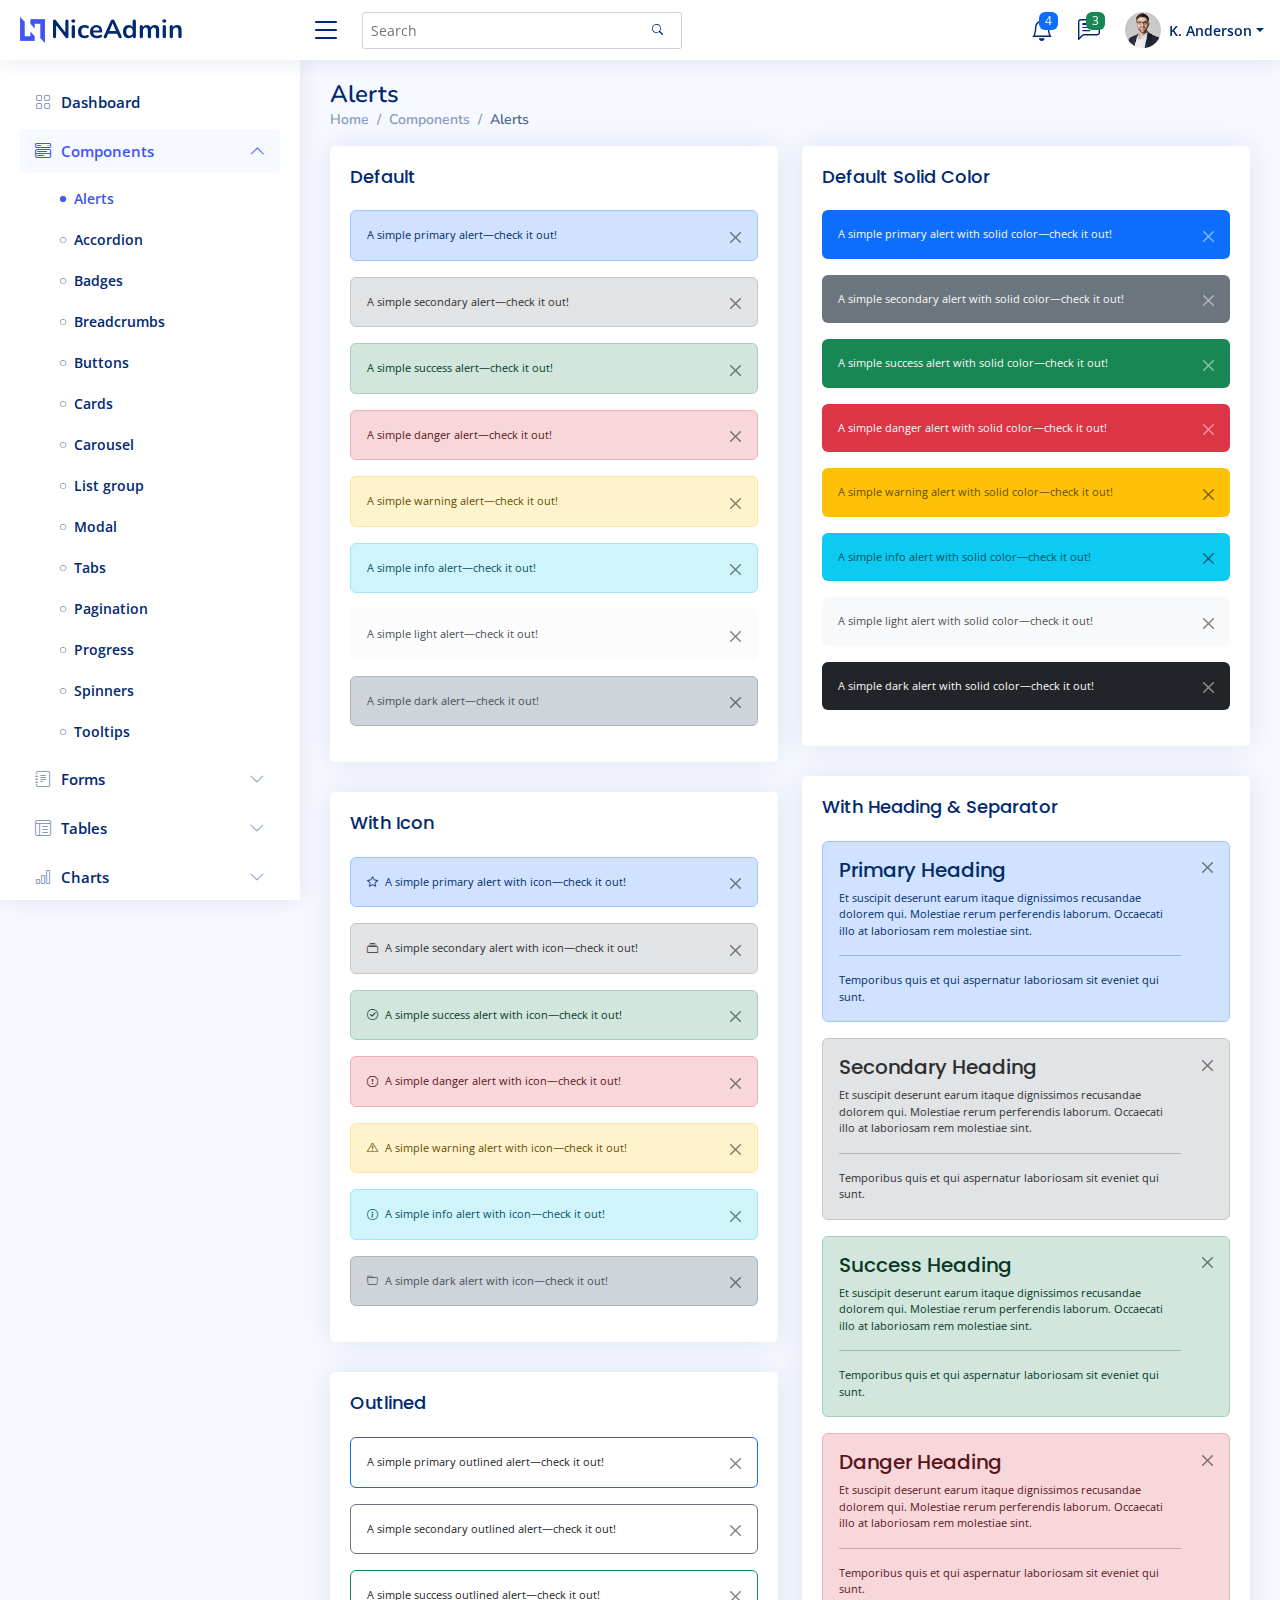
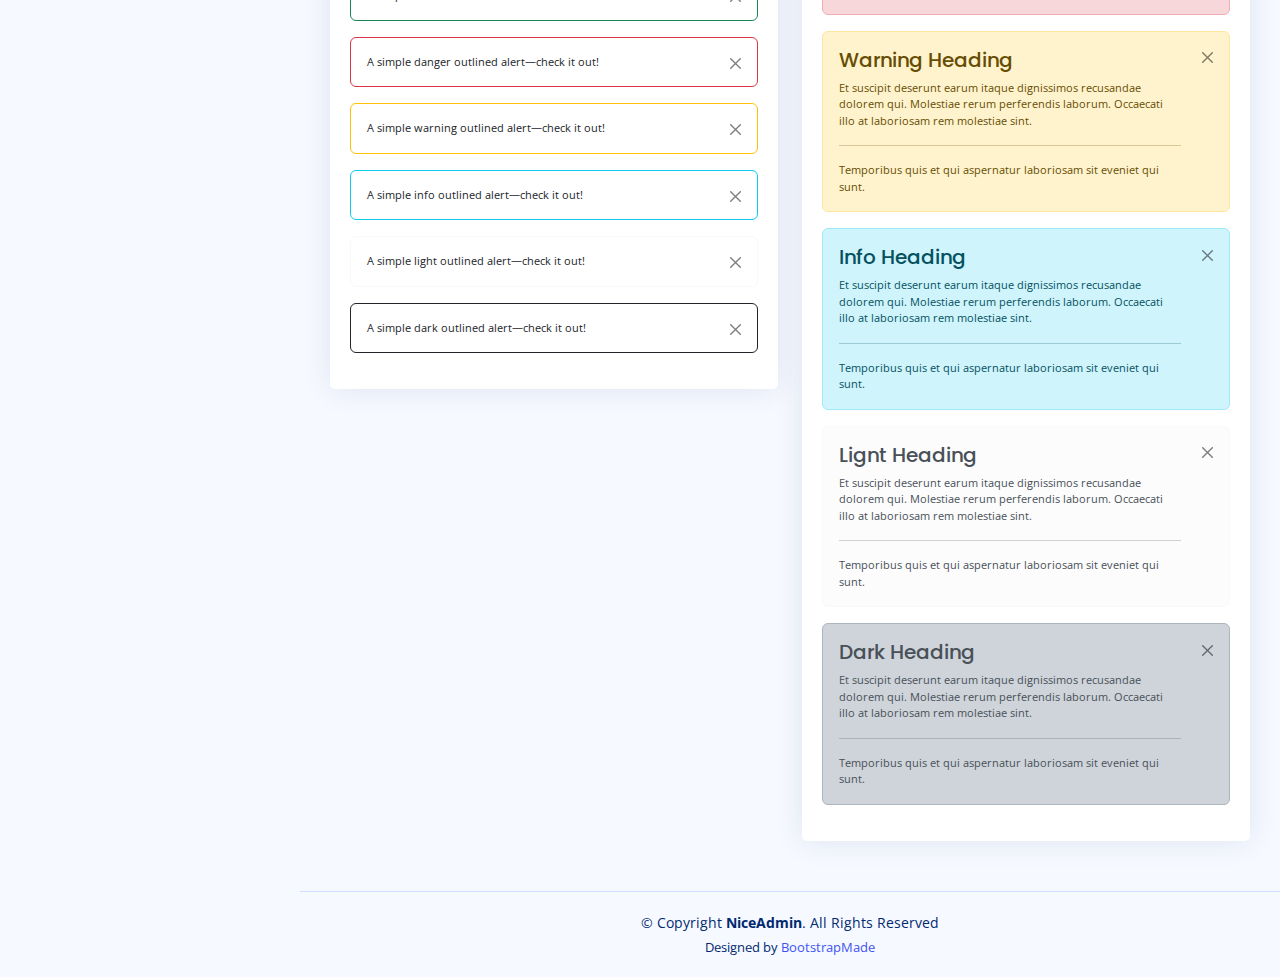
<file: components-alerts.html>
<!DOCTYPE html>
<html lang="en">

<head>
  <meta charset="utf-8">
  <meta content="width=device-width, initial-scale=1.0" name="viewport">

  <title>Components / Alerts - NiceAdmin Bootstrap Template</title>
  <meta content="" name="description">
  <meta content="" name="keywords">

  <!-- Favicons -->
  <link href="assets/img/favicon.png" rel="icon">
  <link href="assets/img/apple-touch-icon.png" rel="apple-touch-icon">

  <!-- Google Fonts -->
  <link href="https://fonts.gstatic.com" rel="preconnect">
  <link href="https://fonts.googleapis.com/css?family=Open+Sans:300,300i,400,400i,600,600i,700,700i|Nunito:300,300i,400,400i,600,600i,700,700i|Poppins:300,300i,400,400i,500,500i,600,600i,700,700i" rel="stylesheet">

  <!-- Vendor CSS Files -->
  <link href="assets/vendor/bootstrap/css/bootstrap.min.css" rel="stylesheet">
  <link href="assets/vendor/bootstrap-icons/bootstrap-icons.css" rel="stylesheet">
  <link href="assets/vendor/boxicons/css/boxicons.min.css" rel="stylesheet">
  <link href="assets/vendor/quill/quill.snow.css" rel="stylesheet">
  <link href="assets/vendor/quill/quill.bubble.css" rel="stylesheet">
  <link href="assets/vendor/remixicon/remixicon.css" rel="stylesheet">
  <link href="assets/vendor/simple-datatables/style.css" rel="stylesheet">

  <!-- Template Main CSS File -->
  <link href="assets/css/style.css" rel="stylesheet">

  <!-- =======================================================
  * Template Name: NiceAdmin
  * Template URL: https://bootstrapmade.com/nice-admin-bootstrap-admin-html-template/
  * Updated: Apr 20 2024 with Bootstrap v5.3.3
  * Author: BootstrapMade.com
  * License: https://bootstrapmade.com/license/
  ======================================================== -->
</head>

<body>

  <!-- ======= Header ======= -->
  <header id="header" class="header fixed-top d-flex align-items-center">

    <div class="d-flex align-items-center justify-content-between">
      <a href="index.html" class="logo d-flex align-items-center">
        <img src="assets/img/logo.png" alt="">
        <span class="d-none d-lg-block">NiceAdmin</span>
      </a>
      <i class="bi bi-list toggle-sidebar-btn"></i>
    </div><!-- End Logo -->

    <div class="search-bar">
      <form class="search-form d-flex align-items-center" method="POST" action="#">
        <input type="text" name="query" placeholder="Search" title="Enter search keyword">
        <button type="submit" title="Search"><i class="bi bi-search"></i></button>
      </form>
    </div><!-- End Search Bar -->

    <nav class="header-nav ms-auto">
      <ul class="d-flex align-items-center">

        <li class="nav-item d-block d-lg-none">
          <a class="nav-link nav-icon search-bar-toggle " href="#">
            <i class="bi bi-search"></i>
          </a>
        </li><!-- End Search Icon-->

        <li class="nav-item dropdown">

          <a class="nav-link nav-icon" href="#" data-bs-toggle="dropdown">
            <i class="bi bi-bell"></i>
            <span class="badge bg-primary badge-number">4</span>
          </a><!-- End Notification Icon -->

          <ul class="dropdown-menu dropdown-menu-end dropdown-menu-arrow notifications">
            <li class="dropdown-header">
              You have 4 new notifications
              <a href="#"><span class="badge rounded-pill bg-primary p-2 ms-2">View all</span></a>
            </li>
            <li>
              <hr class="dropdown-divider">
            </li>

            <li class="notification-item">
              <i class="bi bi-exclamation-circle text-warning"></i>
              <div>
                <h4>Lorem Ipsum</h4>
                <p>Quae dolorem earum veritatis oditseno</p>
                <p>30 min. ago</p>
              </div>
            </li>

            <li>
              <hr class="dropdown-divider">
            </li>

            <li class="notification-item">
              <i class="bi bi-x-circle text-danger"></i>
              <div>
                <h4>Atque rerum nesciunt</h4>
                <p>Quae dolorem earum veritatis oditseno</p>
                <p>1 hr. ago</p>
              </div>
            </li>

            <li>
              <hr class="dropdown-divider">
            </li>

            <li class="notification-item">
              <i class="bi bi-check-circle text-success"></i>
              <div>
                <h4>Sit rerum fuga</h4>
                <p>Quae dolorem earum veritatis oditseno</p>
                <p>2 hrs. ago</p>
              </div>
            </li>

            <li>
              <hr class="dropdown-divider">
            </li>

            <li class="notification-item">
              <i class="bi bi-info-circle text-primary"></i>
              <div>
                <h4>Dicta reprehenderit</h4>
                <p>Quae dolorem earum veritatis oditseno</p>
                <p>4 hrs. ago</p>
              </div>
            </li>

            <li>
              <hr class="dropdown-divider">
            </li>
            <li class="dropdown-footer">
              <a href="#">Show all notifications</a>
            </li>

          </ul><!-- End Notification Dropdown Items -->

        </li><!-- End Notification Nav -->

        <li class="nav-item dropdown">

          <a class="nav-link nav-icon" href="#" data-bs-toggle="dropdown">
            <i class="bi bi-chat-left-text"></i>
            <span class="badge bg-success badge-number">3</span>
          </a><!-- End Messages Icon -->

          <ul class="dropdown-menu dropdown-menu-end dropdown-menu-arrow messages">
            <li class="dropdown-header">
              You have 3 new messages
              <a href="#"><span class="badge rounded-pill bg-primary p-2 ms-2">View all</span></a>
            </li>
            <li>
              <hr class="dropdown-divider">
            </li>

            <li class="message-item">
              <a href="#">
                <img src="assets/img/messages-1.jpg" alt="" class="rounded-circle">
                <div>
                  <h4>Maria Hudson</h4>
                  <p>Velit asperiores et ducimus soluta repudiandae labore officia est ut...</p>
                  <p>4 hrs. ago</p>
                </div>
              </a>
            </li>
            <li>
              <hr class="dropdown-divider">
            </li>

            <li class="message-item">
              <a href="#">
                <img src="assets/img/messages-2.jpg" alt="" class="rounded-circle">
                <div>
                  <h4>Anna Nelson</h4>
                  <p>Velit asperiores et ducimus soluta repudiandae labore officia est ut...</p>
                  <p>6 hrs. ago</p>
                </div>
              </a>
            </li>
            <li>
              <hr class="dropdown-divider">
            </li>

            <li class="message-item">
              <a href="#">
                <img src="assets/img/messages-3.jpg" alt="" class="rounded-circle">
                <div>
                  <h4>David Muldon</h4>
                  <p>Velit asperiores et ducimus soluta repudiandae labore officia est ut...</p>
                  <p>8 hrs. ago</p>
                </div>
              </a>
            </li>
            <li>
              <hr class="dropdown-divider">
            </li>

            <li class="dropdown-footer">
              <a href="#">Show all messages</a>
            </li>

          </ul><!-- End Messages Dropdown Items -->

        </li><!-- End Messages Nav -->

        <li class="nav-item dropdown pe-3">

          <a class="nav-link nav-profile d-flex align-items-center pe-0" href="#" data-bs-toggle="dropdown">
            <img src="assets/img/profile-img.jpg" alt="Profile" class="rounded-circle">
            <span class="d-none d-md-block dropdown-toggle ps-2">K. Anderson</span>
          </a><!-- End Profile Iamge Icon -->

          <ul class="dropdown-menu dropdown-menu-end dropdown-menu-arrow profile">
            <li class="dropdown-header">
              <h6>Kevin Anderson</h6>
              <span>Web Designer</span>
            </li>
            <li>
              <hr class="dropdown-divider">
            </li>

            <li>
              <a class="dropdown-item d-flex align-items-center" href="users-profile.html">
                <i class="bi bi-person"></i>
                <span>My Profile</span>
              </a>
            </li>
            <li>
              <hr class="dropdown-divider">
            </li>

            <li>
              <a class="dropdown-item d-flex align-items-center" href="users-profile.html">
                <i class="bi bi-gear"></i>
                <span>Account Settings</span>
              </a>
            </li>
            <li>
              <hr class="dropdown-divider">
            </li>

            <li>
              <a class="dropdown-item d-flex align-items-center" href="pages-faq.html">
                <i class="bi bi-question-circle"></i>
                <span>Need Help?</span>
              </a>
            </li>
            <li>
              <hr class="dropdown-divider">
            </li>

            <li>
              <a class="dropdown-item d-flex align-items-center" href="#">
                <i class="bi bi-box-arrow-right"></i>
                <span>Sign Out</span>
              </a>
            </li>

          </ul><!-- End Profile Dropdown Items -->
        </li><!-- End Profile Nav -->

      </ul>
    </nav><!-- End Icons Navigation -->

  </header><!-- End Header -->

  <!-- ======= Sidebar ======= -->
  <aside id="sidebar" class="sidebar">

    <ul class="sidebar-nav" id="sidebar-nav">

      <li class="nav-item">
        <a class="nav-link collapsed" href="index.html">
          <i class="bi bi-grid"></i>
          <span>Dashboard</span>
        </a>
      </li><!-- End Dashboard Nav -->

      <li class="nav-item">
        <a class="nav-link " data-bs-target="#components-nav" data-bs-toggle="collapse" href="#">
          <i class="bi bi-menu-button-wide"></i><span>Components</span><i class="bi bi-chevron-down ms-auto"></i>
        </a>
        <ul id="components-nav" class="nav-content collapse show" data-bs-parent="#sidebar-nav">
          <li>
            <a href="components-alerts.html" class="active">
              <i class="bi bi-circle"></i><span>Alerts</span>
            </a>
          </li>
          <li>
            <a href="components-accordion.html">
              <i class="bi bi-circle"></i><span>Accordion</span>
            </a>
          </li>
          <li>
            <a href="components-badges.html">
              <i class="bi bi-circle"></i><span>Badges</span>
            </a>
          </li>
          <li>
            <a href="components-breadcrumbs.html">
              <i class="bi bi-circle"></i><span>Breadcrumbs</span>
            </a>
          </li>
          <li>
            <a href="components-buttons.html">
              <i class="bi bi-circle"></i><span>Buttons</span>
            </a>
          </li>
          <li>
            <a href="components-cards.html">
              <i class="bi bi-circle"></i><span>Cards</span>
            </a>
          </li>
          <li>
            <a href="components-carousel.html">
              <i class="bi bi-circle"></i><span>Carousel</span>
            </a>
          </li>
          <li>
            <a href="components-list-group.html">
              <i class="bi bi-circle"></i><span>List group</span>
            </a>
          </li>
          <li>
            <a href="components-modal.html">
              <i class="bi bi-circle"></i><span>Modal</span>
            </a>
          </li>
          <li>
            <a href="components-tabs.html">
              <i class="bi bi-circle"></i><span>Tabs</span>
            </a>
          </li>
          <li>
            <a href="components-pagination.html">
              <i class="bi bi-circle"></i><span>Pagination</span>
            </a>
          </li>
          <li>
            <a href="components-progress.html">
              <i class="bi bi-circle"></i><span>Progress</span>
            </a>
          </li>
          <li>
            <a href="components-spinners.html">
              <i class="bi bi-circle"></i><span>Spinners</span>
            </a>
          </li>
          <li>
            <a href="components-tooltips.html">
              <i class="bi bi-circle"></i><span>Tooltips</span>
            </a>
          </li>
        </ul>
      </li><!-- End Components Nav -->

      <li class="nav-item">
        <a class="nav-link collapsed" data-bs-target="#forms-nav" data-bs-toggle="collapse" href="#">
          <i class="bi bi-journal-text"></i><span>Forms</span><i class="bi bi-chevron-down ms-auto"></i>
        </a>
        <ul id="forms-nav" class="nav-content collapse " data-bs-parent="#sidebar-nav">
          <li>
            <a href="forms-elements.html">
              <i class="bi bi-circle"></i><span>Form Elements</span>
            </a>
          </li>
          <li>
            <a href="forms-layouts.html">
              <i class="bi bi-circle"></i><span>Form Layouts</span>
            </a>
          </li>
          <li>
            <a href="forms-editors.html">
              <i class="bi bi-circle"></i><span>Form Editors</span>
            </a>
          </li>
          <li>
            <a href="forms-validation.html">
              <i class="bi bi-circle"></i><span>Form Validation</span>
            </a>
          </li>
        </ul>
      </li><!-- End Forms Nav -->

      <li class="nav-item">
        <a class="nav-link collapsed" data-bs-target="#tables-nav" data-bs-toggle="collapse" href="#">
          <i class="bi bi-layout-text-window-reverse"></i><span>Tables</span><i class="bi bi-chevron-down ms-auto"></i>
        </a>
        <ul id="tables-nav" class="nav-content collapse " data-bs-parent="#sidebar-nav">
          <li>
            <a href="tables-general.html">
              <i class="bi bi-circle"></i><span>General Tables</span>
            </a>
          </li>
          <li>
            <a href="tables-data.html">
              <i class="bi bi-circle"></i><span>Data Tables</span>
            </a>
          </li>
        </ul>
      </li><!-- End Tables Nav -->

      <li class="nav-item">
        <a class="nav-link collapsed" data-bs-target="#charts-nav" data-bs-toggle="collapse" href="#">
          <i class="bi bi-bar-chart"></i><span>Charts</span><i class="bi bi-chevron-down ms-auto"></i>
        </a>
        <ul id="charts-nav" class="nav-content collapse " data-bs-parent="#sidebar-nav">
          <li>
            <a href="charts-chartjs.html">
              <i class="bi bi-circle"></i><span>Chart.js</span>
            </a>
          </li>
          <li>
            <a href="charts-apexcharts.html">
              <i class="bi bi-circle"></i><span>ApexCharts</span>
            </a>
          </li>
          <li>
            <a href="charts-echarts.html">
              <i class="bi bi-circle"></i><span>ECharts</span>
            </a>
          </li>
        </ul>
      </li><!-- End Charts Nav -->

      <li class="nav-item">
        <a class="nav-link collapsed" data-bs-target="#icons-nav" data-bs-toggle="collapse" href="#">
          <i class="bi bi-gem"></i><span>Icons</span><i class="bi bi-chevron-down ms-auto"></i>
        </a>
        <ul id="icons-nav" class="nav-content collapse " data-bs-parent="#sidebar-nav">
          <li>
            <a href="icons-bootstrap.html">
              <i class="bi bi-circle"></i><span>Bootstrap Icons</span>
            </a>
          </li>
          <li>
            <a href="icons-remix.html">
              <i class="bi bi-circle"></i><span>Remix Icons</span>
            </a>
          </li>
          <li>
            <a href="icons-boxicons.html">
              <i class="bi bi-circle"></i><span>Boxicons</span>
            </a>
          </li>
        </ul>
      </li><!-- End Icons Nav -->

      <li class="nav-heading">Pages</li>

      <li class="nav-item">
        <a class="nav-link collapsed" href="users-profile.html">
          <i class="bi bi-person"></i>
          <span>Profile</span>
        </a>
      </li><!-- End Profile Page Nav -->

      <li class="nav-item">
        <a class="nav-link collapsed" href="pages-faq.html">
          <i class="bi bi-question-circle"></i>
          <span>F.A.Q</span>
        </a>
      </li><!-- End F.A.Q Page Nav -->

      <li class="nav-item">
        <a class="nav-link collapsed" href="pages-contact.html">
          <i class="bi bi-envelope"></i>
          <span>Contact</span>
        </a>
      </li><!-- End Contact Page Nav -->

      <li class="nav-item">
        <a class="nav-link collapsed" href="pages-register.html">
          <i class="bi bi-card-list"></i>
          <span>Register</span>
        </a>
      </li><!-- End Register Page Nav -->

      <li class="nav-item">
        <a class="nav-link collapsed" href="pages-login.html">
          <i class="bi bi-box-arrow-in-right"></i>
          <span>Login</span>
        </a>
      </li><!-- End Login Page Nav -->

      <li class="nav-item">
        <a class="nav-link collapsed" href="pages-error-404.html">
          <i class="bi bi-dash-circle"></i>
          <span>Error 404</span>
        </a>
      </li><!-- End Error 404 Page Nav -->

      <li class="nav-item">
        <a class="nav-link collapsed" href="pages-blank.html">
          <i class="bi bi-file-earmark"></i>
          <span>Blank</span>
        </a>
      </li><!-- End Blank Page Nav -->

    </ul>

  </aside><!-- End Sidebar-->

  <main id="main" class="main">

    <div class="pagetitle">
      <h1>Alerts</h1>
      <nav>
        <ol class="breadcrumb">
          <li class="breadcrumb-item"><a href="index.html">Home</a></li>
          <li class="breadcrumb-item">Components</li>
          <li class="breadcrumb-item active">Alerts</li>
        </ol>
      </nav>
    </div><!-- End Page Title -->

    <section class="section">
      <div class="row">
        <div class="col-lg-6">

          <div class="card">
            <div class="card-body">

              <h5 class="card-title">Default</h5>

              <div class="alert alert-primary alert-dismissible fade show" role="alert">
                A simple primary alert—check it out!
                <button type="button" class="btn-close" data-bs-dismiss="alert" aria-label="Close"></button>
              </div>

              <div class="alert alert-secondary alert-dismissible fade show" role="alert">
                A simple secondary alert—check it out!
                <button type="button" class="btn-close" data-bs-dismiss="alert" aria-label="Close"></button>
              </div>

              <div class="alert alert-success alert-dismissible fade show" role="alert">
                A simple success alert—check it out!
                <button type="button" class="btn-close" data-bs-dismiss="alert" aria-label="Close"></button>
              </div>

              <div class="alert alert-danger alert-dismissible fade show" role="alert">
                A simple danger alert—check it out!
                <button type="button" class="btn-close" data-bs-dismiss="alert" aria-label="Close"></button>
              </div>

              <div class="alert alert-warning alert-dismissible fade show" role="alert">
                A simple warning alert—check it out!
                <button type="button" class="btn-close" data-bs-dismiss="alert" aria-label="Close"></button>
              </div>

              <div class="alert alert-info alert-dismissible fade show" role="alert">
                A simple info alert—check it out!
                <button type="button" class="btn-close" data-bs-dismiss="alert" aria-label="Close"></button>
              </div>

              <div class="alert alert-light border-light alert-dismissible fade show" role="alert">
                A simple light alert—check it out!
                <button type="button" class="btn-close" data-bs-dismiss="alert" aria-label="Close"></button>
              </div>

              <div class="alert alert-dark alert-dismissible fade show" role="alert">
                A simple dark alert—check it out!
                <button type="button" class="btn-close" data-bs-dismiss="alert" aria-label="Close"></button>
              </div>

            </div>
          </div>

          <div class="card">
            <div class="card-body">
              <h5 class="card-title">With Icon</h5>

              <div class="alert alert-primary alert-dismissible fade show" role="alert">
                <i class="bi bi-star me-1"></i>
                A simple primary alert with icon—check it out!
                <button type="button" class="btn-close" data-bs-dismiss="alert" aria-label="Close"></button>
              </div>

              <div class="alert alert-secondary alert-dismissible fade show" role="alert">
                <i class="bi bi-collection me-1"></i>
                A simple secondary alert with icon—check it out!
                <button type="button" class="btn-close" data-bs-dismiss="alert" aria-label="Close"></button>
              </div>

              <div class="alert alert-success alert-dismissible fade show" role="alert">
                <i class="bi bi-check-circle me-1"></i>
                A simple success alert with icon—check it out!
                <button type="button" class="btn-close" data-bs-dismiss="alert" aria-label="Close"></button>
              </div>

              <div class="alert alert-danger alert-dismissible fade show" role="alert">
                <i class="bi bi-exclamation-octagon me-1"></i>
                A simple danger alert with icon—check it out!
                <button type="button" class="btn-close" data-bs-dismiss="alert" aria-label="Close"></button>
              </div>

              <div class="alert alert-warning alert-dismissible fade show" role="alert">
                <i class="bi bi-exclamation-triangle me-1"></i>
                A simple warning alert with icon—check it out!
                <button type="button" class="btn-close" data-bs-dismiss="alert" aria-label="Close"></button>
              </div>

              <div class="alert alert-info alert-dismissible fade show" role="alert">
                <i class="bi bi-info-circle me-1"></i>
                A simple info alert with icon—check it out!
                <button type="button" class="btn-close" data-bs-dismiss="alert" aria-label="Close"></button>
              </div>

              <div class="alert alert-dark alert-dismissible fade show" role="alert">
                <i class="bi bi-folder me-1"></i>
                A simple dark alert with icon—check it out!
                <button type="button" class="btn-close" data-bs-dismiss="alert" aria-label="Close"></button>
              </div>

            </div>
          </div>

          <div class="card">
            <div class="card-body">
              <h5 class="card-title">Outlined</h5>

              <div class="alert border-primary alert-dismissible fade show" role="alert">
                A simple primary outlined alert—check it out!
                <button type="button" class="btn-close" data-bs-dismiss="alert" aria-label="Close"></button>
              </div>

              <div class="alert border-secondary alert-dismissible fade show" role="alert">
                A simple secondary outlined alert—check it out!
                <button type="button" class="btn-close" data-bs-dismiss="alert" aria-label="Close"></button>
              </div>

              <div class="alert border-success alert-dismissible fade show" role="alert">
                A simple success outlined alert—check it out!
                <button type="button" class="btn-close" data-bs-dismiss="alert" aria-label="Close"></button>
              </div>

              <div class="alert border-danger alert-dismissible fade show" role="alert">
                A simple danger outlined alert—check it out!
                <button type="button" class="btn-close" data-bs-dismiss="alert" aria-label="Close"></button>
              </div>

              <div class="alert border-warning alert-dismissible fade show" role="alert">
                A simple warning outlined alert—check it out!
                <button type="button" class="btn-close" data-bs-dismiss="alert" aria-label="Close"></button>
              </div>

              <div class="alert border-info alert-dismissible fade show" role="alert">
                A simple info outlined alert—check it out!
                <button type="button" class="btn-close" data-bs-dismiss="alert" aria-label="Close"></button>
              </div>

              <div class="alert border-light alert-dismissible fade show" role="alert">
                A simple light outlined alert—check it out!
                <button type="button" class="btn-close" data-bs-dismiss="alert" aria-label="Close"></button>
              </div>

              <div class="alert border-dark alert-dismissible fade show" role="alert">
                A simple dark outlined alert—check it out!
                <button type="button" class="btn-close" data-bs-dismiss="alert" aria-label="Close"></button>
              </div>

            </div>
          </div>

        </div>

        <div class="col-lg-6">

          <div class="card">
            <div class="card-body">
              <h5 class="card-title">Default Solid Color</h5>

              <div class="alert alert-primary bg-primary text-light border-0 alert-dismissible fade show" role="alert">
                A simple primary alert with solid color—check it out!
                <button type="button" class="btn-close btn-close-white" data-bs-dismiss="alert" aria-label="Close"></button>
              </div>

              <div class="alert alert-secondary bg-secondary text-light border-0 alert-dismissible fade show" role="alert">
                A simple secondary alert with solid color—check it out!
                <button type="button" class="btn-close btn-close-white" data-bs-dismiss="alert" aria-label="Close"></button>
              </div>

              <div class="alert alert-success bg-success text-light border-0 alert-dismissible fade show" role="alert">
                A simple success alert with solid color—check it out!
                <button type="button" class="btn-close btn-close-white" data-bs-dismiss="alert" aria-label="Close"></button>
              </div>

              <div class="alert alert-danger bg-danger text-light border-0 alert-dismissible fade show" role="alert">
                A simple danger alert with solid color—check it out!
                <button type="button" class="btn-close btn-close-white" data-bs-dismiss="alert" aria-label="Close"></button>
              </div>

              <div class="alert alert-warning bg-warning border-0 alert-dismissible fade show" role="alert">
                A simple warning alert with solid color—check it out!
                <button type="button" class="btn-close" data-bs-dismiss="alert" aria-label="Close"></button>
              </div>

              <div class="alert alert-info bg-info border-0 alert-dismissible fade show" role="alert">
                A simple info alert with solid color—check it out!
                <button type="button" class="btn-close" data-bs-dismiss="alert" aria-label="Close"></button>
              </div>

              <div class="alert alert-light bg-light border-0 alert-dismissible fade show" role="alert">
                A simple light alert with solid color—check it out!
                <button type="button" class="btn-close" data-bs-dismiss="alert" aria-label="Close"></button>
              </div>

              <div class="alert alert-dark bg-dark text-light border-0 alert-dismissible fade show" role="alert">
                A simple dark alert with solid color—check it out!
                <button type="button" class="btn-close btn-close-white" data-bs-dismiss="alert" aria-label="Close"></button>
              </div>

            </div>
          </div>

          <div class="card">
            <div class="card-body">
              <h5 class="card-title">With Heading &amp Separator</h5>

              <div class="alert alert-primary alert-dismissible fade show" role="alert">
                <h4 class="alert-heading">Primary Heading</h4>
                <p>Et suscipit deserunt earum itaque dignissimos recusandae dolorem qui. Molestiae rerum perferendis laborum. Occaecati illo at laboriosam rem molestiae sint.</p>
                <hr>
                <p class="mb-0">Temporibus quis et qui aspernatur laboriosam sit eveniet qui sunt.</p>
                <button type="button" class="btn-close" data-bs-dismiss="alert" aria-label="Close"></button>
              </div>

              <div class="alert alert-secondary alert-dismissible fade show" role="alert">
                <h4 class="alert-heading">Secondary Heading</h4>
                <p>Et suscipit deserunt earum itaque dignissimos recusandae dolorem qui. Molestiae rerum perferendis laborum. Occaecati illo at laboriosam rem molestiae sint.</p>
                <hr>
                <p class="mb-0">Temporibus quis et qui aspernatur laboriosam sit eveniet qui sunt.</p>
                <button type="button" class="btn-close" data-bs-dismiss="alert" aria-label="Close"></button>
              </div>

              <div class="alert alert-success alert-dismissible fade show" role="alert">
                <h4 class="alert-heading">Success Heading</h4>
                <p>Et suscipit deserunt earum itaque dignissimos recusandae dolorem qui. Molestiae rerum perferendis laborum. Occaecati illo at laboriosam rem molestiae sint.</p>
                <hr>
                <p class="mb-0">Temporibus quis et qui aspernatur laboriosam sit eveniet qui sunt.</p>
                <button type="button" class="btn-close" data-bs-dismiss="alert" aria-label="Close"></button>
              </div>

              <div class="alert alert-danger alert-dismissible fade show" role="alert">
                <h4 class="alert-heading">Danger Heading</h4>
                <p>Et suscipit deserunt earum itaque dignissimos recusandae dolorem qui. Molestiae rerum perferendis laborum. Occaecati illo at laboriosam rem molestiae sint.</p>
                <hr>
                <p class="mb-0">Temporibus quis et qui aspernatur laboriosam sit eveniet qui sunt.</p>
                <button type="button" class="btn-close" data-bs-dismiss="alert" aria-label="Close"></button>
              </div>

              <div class="alert alert-warning  alert-dismissible fade show" role="alert">
                <h4 class="alert-heading">Warning Heading</h4>
                <p>Et suscipit deserunt earum itaque dignissimos recusandae dolorem qui. Molestiae rerum perferendis laborum. Occaecati illo at laboriosam rem molestiae sint.</p>
                <hr>
                <p class="mb-0">Temporibus quis et qui aspernatur laboriosam sit eveniet qui sunt.</p>
                <button type="button" class="btn-close" data-bs-dismiss="alert" aria-label="Close"></button>
              </div>

              <div class="alert alert-info  alert-dismissible fade show" role="alert">
                <h4 class="alert-heading">Info Heading</h4>
                <p>Et suscipit deserunt earum itaque dignissimos recusandae dolorem qui. Molestiae rerum perferendis laborum. Occaecati illo at laboriosam rem molestiae sint.</p>
                <hr>
                <p class="mb-0">Temporibus quis et qui aspernatur laboriosam sit eveniet qui sunt.</p>
                <button type="button" class="btn-close" data-bs-dismiss="alert" aria-label="Close"></button>
              </div>

              <div class="alert alert-light border-light alert-dismissible fade show" role="alert">
                <h4 class="alert-heading">Lignt Heading</h4>
                <p>Et suscipit deserunt earum itaque dignissimos recusandae dolorem qui. Molestiae rerum perferendis laborum. Occaecati illo at laboriosam rem molestiae sint.</p>
                <hr>
                <p class="mb-0">Temporibus quis et qui aspernatur laboriosam sit eveniet qui sunt.</p>
                <button type="button" class="btn-close" data-bs-dismiss="alert" aria-label="Close"></button>
              </div>

              <div class="alert alert-dark  alert-dismissible fade show" role="alert">
                <h4 class="alert-heading">Dark Heading</h4>
                <p>Et suscipit deserunt earum itaque dignissimos recusandae dolorem qui. Molestiae rerum perferendis laborum. Occaecati illo at laboriosam rem molestiae sint.</p>
                <hr>
                <p class="mb-0">Temporibus quis et qui aspernatur laboriosam sit eveniet qui sunt.</p>
                <button type="button" class="btn-close" data-bs-dismiss="alert" aria-label="Close"></button>
              </div>

            </div>
          </div>
        </div>
      </div>
    </section>

  </main><!-- End #main -->

  <!-- ======= Footer ======= -->
  <footer id="footer" class="footer">
    <div class="copyright">
      &copy; Copyright <strong><span>NiceAdmin</span></strong>. All Rights Reserved
    </div>
    <div class="credits">
      <!-- All the links in the footer should remain intact. -->
      <!-- You can delete the links only if you purchased the pro version. -->
      <!-- Licensing information: https://bootstrapmade.com/license/ -->
      <!-- Purchase the pro version with working PHP/AJAX contact form: https://bootstrapmade.com/nice-admin-bootstrap-admin-html-template/ -->
      Designed by <a href="https://bootstrapmade.com/">BootstrapMade</a>
    </div>
  </footer><!-- End Footer -->

  <a href="#" class="back-to-top d-flex align-items-center justify-content-center"><i class="bi bi-arrow-up-short"></i></a>

  <!-- Vendor JS Files -->
  <script src="assets/vendor/apexcharts/apexcharts.min.js"></script>
  <script src="assets/vendor/bootstrap/js/bootstrap.bundle.min.js"></script>
  <script src="assets/vendor/chart.js/chart.umd.js"></script>
  <script src="assets/vendor/echarts/echarts.min.js"></script>
  <script src="assets/vendor/quill/quill.js"></script>
  <script src="assets/vendor/simple-datatables/simple-datatables.js"></script>
  <script src="assets/vendor/tinymce/tinymce.min.js"></script>
  <script src="assets/vendor/php-email-form/validate.js"></script>

  <!-- Template Main JS File -->
  <script src="assets/js/main.js"></script>

</body>

</html>
</file>
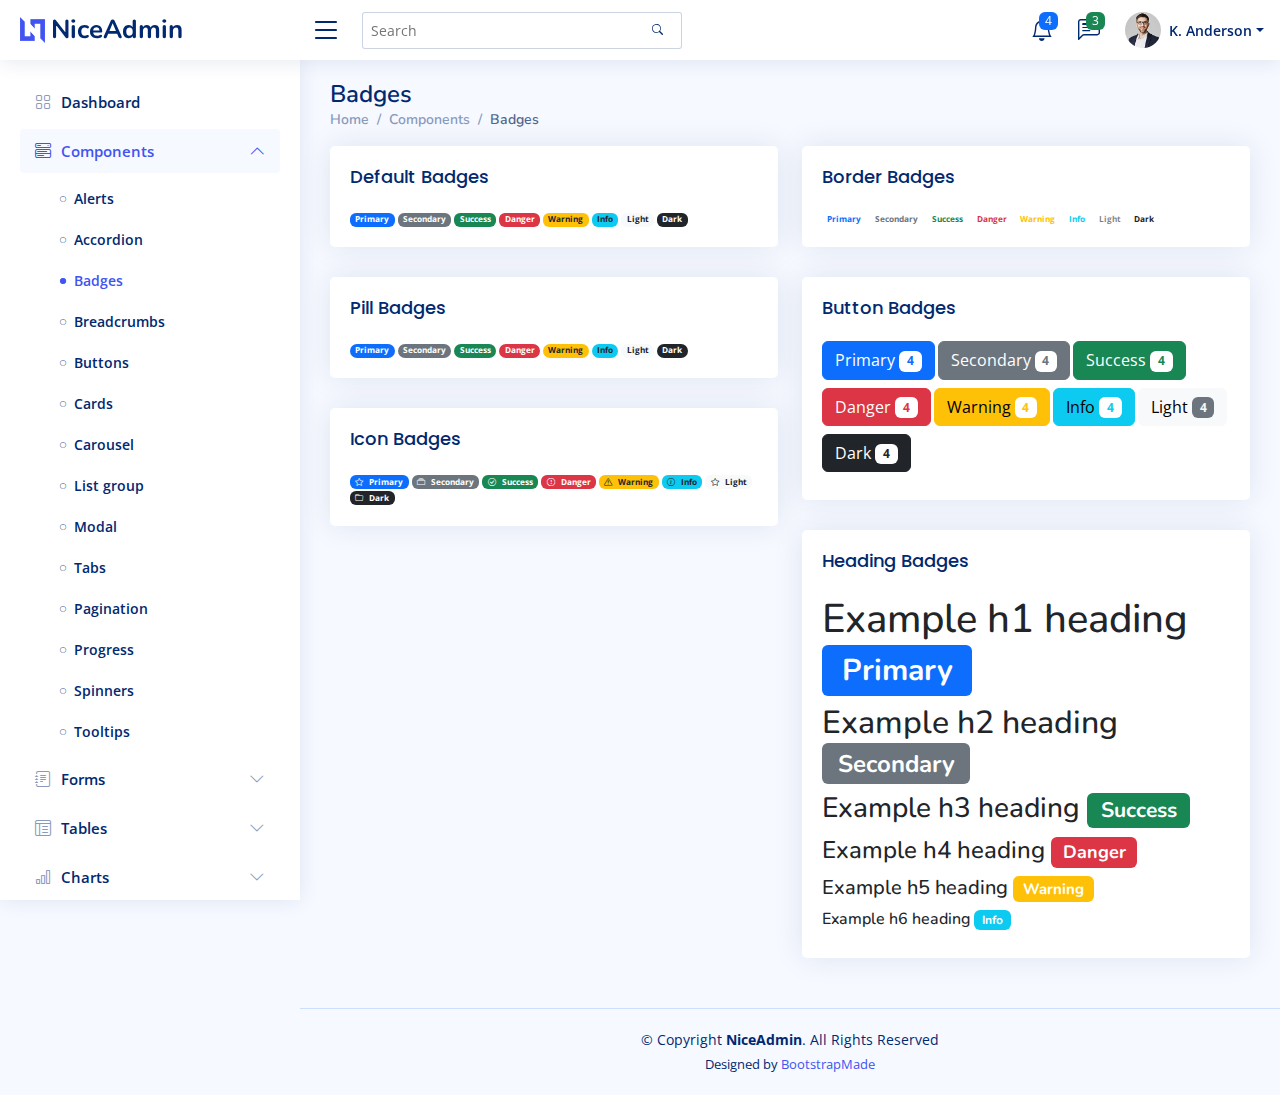
<file: components-badges.html>
<!DOCTYPE html>
<html lang="en">

<head>
  <meta charset="utf-8">
  <meta content="width=device-width, initial-scale=1.0" name="viewport">

  <title>Components / Badges - NiceAdmin Bootstrap Template</title>
  <meta content="" name="description">
  <meta content="" name="keywords">

  <!-- Favicons -->
  <link href="assets/img/favicon.png" rel="icon">
  <link href="assets/img/apple-touch-icon.png" rel="apple-touch-icon">

  <!-- Google Fonts -->
  <link href="https://fonts.gstatic.com" rel="preconnect">
  <link href="https://fonts.googleapis.com/css?family=Open+Sans:300,300i,400,400i,600,600i,700,700i|Nunito:300,300i,400,400i,600,600i,700,700i|Poppins:300,300i,400,400i,500,500i,600,600i,700,700i" rel="stylesheet">

  <!-- Vendor CSS Files -->
  <link href="assets/vendor/bootstrap/css/bootstrap.min.css" rel="stylesheet">
  <link href="assets/vendor/bootstrap-icons/bootstrap-icons.css" rel="stylesheet">
  <link href="assets/vendor/boxicons/css/boxicons.min.css" rel="stylesheet">
  <link href="assets/vendor/quill/quill.snow.css" rel="stylesheet">
  <link href="assets/vendor/quill/quill.bubble.css" rel="stylesheet">
  <link href="assets/vendor/remixicon/remixicon.css" rel="stylesheet">
  <link href="assets/vendor/simple-datatables/style.css" rel="stylesheet">

  <!-- Template Main CSS File -->
  <link href="assets/css/style.css" rel="stylesheet">

  <!-- =======================================================
  * Template Name: NiceAdmin
  * Template URL: https://bootstrapmade.com/nice-admin-bootstrap-admin-html-template/
  * Updated: Apr 20 2024 with Bootstrap v5.3.3
  * Author: BootstrapMade.com
  * License: https://bootstrapmade.com/license/
  ======================================================== -->
</head>

<body>

  <!-- ======= Header ======= -->
  <header id="header" class="header fixed-top d-flex align-items-center">

    <div class="d-flex align-items-center justify-content-between">
      <a href="index.html" class="logo d-flex align-items-center">
        <img src="assets/img/logo.png" alt="">
        <span class="d-none d-lg-block">NiceAdmin</span>
      </a>
      <i class="bi bi-list toggle-sidebar-btn"></i>
    </div><!-- End Logo -->

    <div class="search-bar">
      <form class="search-form d-flex align-items-center" method="POST" action="#">
        <input type="text" name="query" placeholder="Search" title="Enter search keyword">
        <button type="submit" title="Search"><i class="bi bi-search"></i></button>
      </form>
    </div><!-- End Search Bar -->

    <nav class="header-nav ms-auto">
      <ul class="d-flex align-items-center">

        <li class="nav-item d-block d-lg-none">
          <a class="nav-link nav-icon search-bar-toggle " href="#">
            <i class="bi bi-search"></i>
          </a>
        </li><!-- End Search Icon-->

        <li class="nav-item dropdown">

          <a class="nav-link nav-icon" href="#" data-bs-toggle="dropdown">
            <i class="bi bi-bell"></i>
            <span class="badge bg-primary badge-number">4</span>
          </a><!-- End Notification Icon -->

          <ul class="dropdown-menu dropdown-menu-end dropdown-menu-arrow notifications">
            <li class="dropdown-header">
              You have 4 new notifications
              <a href="#"><span class="badge rounded-pill bg-primary p-2 ms-2">View all</span></a>
            </li>
            <li>
              <hr class="dropdown-divider">
            </li>

            <li class="notification-item">
              <i class="bi bi-exclamation-circle text-warning"></i>
              <div>
                <h4>Lorem Ipsum</h4>
                <p>Quae dolorem earum veritatis oditseno</p>
                <p>30 min. ago</p>
              </div>
            </li>

            <li>
              <hr class="dropdown-divider">
            </li>

            <li class="notification-item">
              <i class="bi bi-x-circle text-danger"></i>
              <div>
                <h4>Atque rerum nesciunt</h4>
                <p>Quae dolorem earum veritatis oditseno</p>
                <p>1 hr. ago</p>
              </div>
            </li>

            <li>
              <hr class="dropdown-divider">
            </li>

            <li class="notification-item">
              <i class="bi bi-check-circle text-success"></i>
              <div>
                <h4>Sit rerum fuga</h4>
                <p>Quae dolorem earum veritatis oditseno</p>
                <p>2 hrs. ago</p>
              </div>
            </li>

            <li>
              <hr class="dropdown-divider">
            </li>

            <li class="notification-item">
              <i class="bi bi-info-circle text-primary"></i>
              <div>
                <h4>Dicta reprehenderit</h4>
                <p>Quae dolorem earum veritatis oditseno</p>
                <p>4 hrs. ago</p>
              </div>
            </li>

            <li>
              <hr class="dropdown-divider">
            </li>
            <li class="dropdown-footer">
              <a href="#">Show all notifications</a>
            </li>

          </ul><!-- End Notification Dropdown Items -->

        </li><!-- End Notification Nav -->

        <li class="nav-item dropdown">

          <a class="nav-link nav-icon" href="#" data-bs-toggle="dropdown">
            <i class="bi bi-chat-left-text"></i>
            <span class="badge bg-success badge-number">3</span>
          </a><!-- End Messages Icon -->

          <ul class="dropdown-menu dropdown-menu-end dropdown-menu-arrow messages">
            <li class="dropdown-header">
              You have 3 new messages
              <a href="#"><span class="badge rounded-pill bg-primary p-2 ms-2">View all</span></a>
            </li>
            <li>
              <hr class="dropdown-divider">
            </li>

            <li class="message-item">
              <a href="#">
                <img src="assets/img/messages-1.jpg" alt="" class="rounded-circle">
                <div>
                  <h4>Maria Hudson</h4>
                  <p>Velit asperiores et ducimus soluta repudiandae labore officia est ut...</p>
                  <p>4 hrs. ago</p>
                </div>
              </a>
            </li>
            <li>
              <hr class="dropdown-divider">
            </li>

            <li class="message-item">
              <a href="#">
                <img src="assets/img/messages-2.jpg" alt="" class="rounded-circle">
                <div>
                  <h4>Anna Nelson</h4>
                  <p>Velit asperiores et ducimus soluta repudiandae labore officia est ut...</p>
                  <p>6 hrs. ago</p>
                </div>
              </a>
            </li>
            <li>
              <hr class="dropdown-divider">
            </li>

            <li class="message-item">
              <a href="#">
                <img src="assets/img/messages-3.jpg" alt="" class="rounded-circle">
                <div>
                  <h4>David Muldon</h4>
                  <p>Velit asperiores et ducimus soluta repudiandae labore officia est ut...</p>
                  <p>8 hrs. ago</p>
                </div>
              </a>
            </li>
            <li>
              <hr class="dropdown-divider">
            </li>

            <li class="dropdown-footer">
              <a href="#">Show all messages</a>
            </li>

          </ul><!-- End Messages Dropdown Items -->

        </li><!-- End Messages Nav -->

        <li class="nav-item dropdown pe-3">

          <a class="nav-link nav-profile d-flex align-items-center pe-0" href="#" data-bs-toggle="dropdown">
            <img src="assets/img/profile-img.jpg" alt="Profile" class="rounded-circle">
            <span class="d-none d-md-block dropdown-toggle ps-2">K. Anderson</span>
          </a><!-- End Profile Iamge Icon -->

          <ul class="dropdown-menu dropdown-menu-end dropdown-menu-arrow profile">
            <li class="dropdown-header">
              <h6>Kevin Anderson</h6>
              <span>Web Designer</span>
            </li>
            <li>
              <hr class="dropdown-divider">
            </li>

            <li>
              <a class="dropdown-item d-flex align-items-center" href="users-profile.html">
                <i class="bi bi-person"></i>
                <span>My Profile</span>
              </a>
            </li>
            <li>
              <hr class="dropdown-divider">
            </li>

            <li>
              <a class="dropdown-item d-flex align-items-center" href="users-profile.html">
                <i class="bi bi-gear"></i>
                <span>Account Settings</span>
              </a>
            </li>
            <li>
              <hr class="dropdown-divider">
            </li>

            <li>
              <a class="dropdown-item d-flex align-items-center" href="pages-faq.html">
                <i class="bi bi-question-circle"></i>
                <span>Need Help?</span>
              </a>
            </li>
            <li>
              <hr class="dropdown-divider">
            </li>

            <li>
              <a class="dropdown-item d-flex align-items-center" href="#">
                <i class="bi bi-box-arrow-right"></i>
                <span>Sign Out</span>
              </a>
            </li>

          </ul><!-- End Profile Dropdown Items -->
        </li><!-- End Profile Nav -->

      </ul>
    </nav><!-- End Icons Navigation -->

  </header><!-- End Header -->

  <!-- ======= Sidebar ======= -->
  <aside id="sidebar" class="sidebar">

    <ul class="sidebar-nav" id="sidebar-nav">

      <li class="nav-item">
        <a class="nav-link collapsed" href="index.html">
          <i class="bi bi-grid"></i>
          <span>Dashboard</span>
        </a>
      </li><!-- End Dashboard Nav -->

      <li class="nav-item">
        <a class="nav-link " data-bs-target="#components-nav" data-bs-toggle="collapse" href="#">
          <i class="bi bi-menu-button-wide"></i><span>Components</span><i class="bi bi-chevron-down ms-auto"></i>
        </a>
        <ul id="components-nav" class="nav-content collapse show" data-bs-parent="#sidebar-nav">
          <li>
            <a href="components-alerts.html">
              <i class="bi bi-circle"></i><span>Alerts</span>
            </a>
          </li>
          <li>
            <a href="components-accordion.html">
              <i class="bi bi-circle"></i><span>Accordion</span>
            </a>
          </li>
          <li>
            <a href="components-badges.html" class="active">
              <i class="bi bi-circle"></i><span>Badges</span>
            </a>
          </li>
          <li>
            <a href="components-breadcrumbs.html">
              <i class="bi bi-circle"></i><span>Breadcrumbs</span>
            </a>
          </li>
          <li>
            <a href="components-buttons.html">
              <i class="bi bi-circle"></i><span>Buttons</span>
            </a>
          </li>
          <li>
            <a href="components-cards.html">
              <i class="bi bi-circle"></i><span>Cards</span>
            </a>
          </li>
          <li>
            <a href="components-carousel.html">
              <i class="bi bi-circle"></i><span>Carousel</span>
            </a>
          </li>
          <li>
            <a href="components-list-group.html">
              <i class="bi bi-circle"></i><span>List group</span>
            </a>
          </li>
          <li>
            <a href="components-modal.html">
              <i class="bi bi-circle"></i><span>Modal</span>
            </a>
          </li>
          <li>
            <a href="components-tabs.html">
              <i class="bi bi-circle"></i><span>Tabs</span>
            </a>
          </li>
          <li>
            <a href="components-pagination.html">
              <i class="bi bi-circle"></i><span>Pagination</span>
            </a>
          </li>
          <li>
            <a href="components-progress.html">
              <i class="bi bi-circle"></i><span>Progress</span>
            </a>
          </li>
          <li>
            <a href="components-spinners.html">
              <i class="bi bi-circle"></i><span>Spinners</span>
            </a>
          </li>
          <li>
            <a href="components-tooltips.html">
              <i class="bi bi-circle"></i><span>Tooltips</span>
            </a>
          </li>
        </ul>
      </li><!-- End Components Nav -->

      <li class="nav-item">
        <a class="nav-link collapsed" data-bs-target="#forms-nav" data-bs-toggle="collapse" href="#">
          <i class="bi bi-journal-text"></i><span>Forms</span><i class="bi bi-chevron-down ms-auto"></i>
        </a>
        <ul id="forms-nav" class="nav-content collapse " data-bs-parent="#sidebar-nav">
          <li>
            <a href="forms-elements.html">
              <i class="bi bi-circle"></i><span>Form Elements</span>
            </a>
          </li>
          <li>
            <a href="forms-layouts.html">
              <i class="bi bi-circle"></i><span>Form Layouts</span>
            </a>
          </li>
          <li>
            <a href="forms-editors.html">
              <i class="bi bi-circle"></i><span>Form Editors</span>
            </a>
          </li>
          <li>
            <a href="forms-validation.html">
              <i class="bi bi-circle"></i><span>Form Validation</span>
            </a>
          </li>
        </ul>
      </li><!-- End Forms Nav -->

      <li class="nav-item">
        <a class="nav-link collapsed" data-bs-target="#tables-nav" data-bs-toggle="collapse" href="#">
          <i class="bi bi-layout-text-window-reverse"></i><span>Tables</span><i class="bi bi-chevron-down ms-auto"></i>
        </a>
        <ul id="tables-nav" class="nav-content collapse " data-bs-parent="#sidebar-nav">
          <li>
            <a href="tables-general.html">
              <i class="bi bi-circle"></i><span>General Tables</span>
            </a>
          </li>
          <li>
            <a href="tables-data.html">
              <i class="bi bi-circle"></i><span>Data Tables</span>
            </a>
          </li>
        </ul>
      </li><!-- End Tables Nav -->

      <li class="nav-item">
        <a class="nav-link collapsed" data-bs-target="#charts-nav" data-bs-toggle="collapse" href="#">
          <i class="bi bi-bar-chart"></i><span>Charts</span><i class="bi bi-chevron-down ms-auto"></i>
        </a>
        <ul id="charts-nav" class="nav-content collapse " data-bs-parent="#sidebar-nav">
          <li>
            <a href="charts-chartjs.html">
              <i class="bi bi-circle"></i><span>Chart.js</span>
            </a>
          </li>
          <li>
            <a href="charts-apexcharts.html">
              <i class="bi bi-circle"></i><span>ApexCharts</span>
            </a>
          </li>
          <li>
            <a href="charts-echarts.html">
              <i class="bi bi-circle"></i><span>ECharts</span>
            </a>
          </li>
        </ul>
      </li><!-- End Charts Nav -->

      <li class="nav-item">
        <a class="nav-link collapsed" data-bs-target="#icons-nav" data-bs-toggle="collapse" href="#">
          <i class="bi bi-gem"></i><span>Icons</span><i class="bi bi-chevron-down ms-auto"></i>
        </a>
        <ul id="icons-nav" class="nav-content collapse " data-bs-parent="#sidebar-nav">
          <li>
            <a href="icons-bootstrap.html">
              <i class="bi bi-circle"></i><span>Bootstrap Icons</span>
            </a>
          </li>
          <li>
            <a href="icons-remix.html">
              <i class="bi bi-circle"></i><span>Remix Icons</span>
            </a>
          </li>
          <li>
            <a href="icons-boxicons.html">
              <i class="bi bi-circle"></i><span>Boxicons</span>
            </a>
          </li>
        </ul>
      </li><!-- End Icons Nav -->

      <li class="nav-heading">Pages</li>

      <li class="nav-item">
        <a class="nav-link collapsed" href="users-profile.html">
          <i class="bi bi-person"></i>
          <span>Profile</span>
        </a>
      </li><!-- End Profile Page Nav -->

      <li class="nav-item">
        <a class="nav-link collapsed" href="pages-faq.html">
          <i class="bi bi-question-circle"></i>
          <span>F.A.Q</span>
        </a>
      </li><!-- End F.A.Q Page Nav -->

      <li class="nav-item">
        <a class="nav-link collapsed" href="pages-contact.html">
          <i class="bi bi-envelope"></i>
          <span>Contact</span>
        </a>
      </li><!-- End Contact Page Nav -->

      <li class="nav-item">
        <a class="nav-link collapsed" href="pages-register.html">
          <i class="bi bi-card-list"></i>
          <span>Register</span>
        </a>
      </li><!-- End Register Page Nav -->

      <li class="nav-item">
        <a class="nav-link collapsed" href="pages-login.html">
          <i class="bi bi-box-arrow-in-right"></i>
          <span>Login</span>
        </a>
      </li><!-- End Login Page Nav -->

      <li class="nav-item">
        <a class="nav-link collapsed" href="pages-error-404.html">
          <i class="bi bi-dash-circle"></i>
          <span>Error 404</span>
        </a>
      </li><!-- End Error 404 Page Nav -->

      <li class="nav-item">
        <a class="nav-link collapsed" href="pages-blank.html">
          <i class="bi bi-file-earmark"></i>
          <span>Blank</span>
        </a>
      </li><!-- End Blank Page Nav -->

    </ul>

  </aside><!-- End Sidebar-->

  <main id="main" class="main">

    <div class="pagetitle">
      <h1>Badges</h1>
      <nav>
        <ol class="breadcrumb">
          <li class="breadcrumb-item"><a href="index.html">Home</a></li>
          <li class="breadcrumb-item">Components</li>
          <li class="breadcrumb-item active">Badges</li>
        </ol>
      </nav>
    </div><!-- End Page Title -->

    <section class="section">
      <div class="row">

        <div class="col-lg-6">

          <div class="card">
            <div class="card-body">
              <h5 class="card-title">Default Badges</h5>

              <span class="badge bg-primary">Primary</span>
              <span class="badge bg-secondary">Secondary</span>
              <span class="badge bg-success">Success</span>
              <span class="badge bg-danger">Danger</span>
              <span class="badge bg-warning text-dark">Warning</span>
              <span class="badge bg-info text-dark">Info</span>
              <span class="badge bg-light text-dark">Light</span>
              <span class="badge bg-dark">Dark</span>
            </div>
          </div><!-- End Default Badges -->

          <div class="card">
            <div class="card-body">
              <h5 class="card-title">Pill Badges</h5>
              <span class="badge rounded-pill bg-primary">Primary</span>
              <span class="badge rounded-pill bg-secondary">Secondary</span>
              <span class="badge rounded-pill bg-success">Success</span>
              <span class="badge rounded-pill bg-danger">Danger</span>
              <span class="badge rounded-pill bg-warning text-dark">Warning</span>
              <span class="badge rounded-pill bg-info text-dark">Info</span>
              <span class="badge rounded-pill bg-light text-dark">Light</span>
              <span class="badge rounded-pill bg-dark">Dark</span>
            </div>
          </div><!-- End Pill Badges -->

          <div class="card">
            <div class="card-body">
              <h5 class="card-title">Icon Badges</h5>
              <span class="badge bg-primary"><i class="bi bi-star me-1"></i> Primary</span>
              <span class="badge bg-secondary"><i class="bi bi-collection me-1"></i> Secondary</span>
              <span class="badge bg-success"><i class="bi bi-check-circle me-1"></i> Success</span>
              <span class="badge bg-danger"><i class="bi bi-exclamation-octagon me-1"></i> Danger</span>
              <span class="badge bg-warning text-dark"><i class="bi bi-exclamation-triangle me-1"></i> Warning</span>
              <span class="badge bg-info text-dark"><i class="bi bi-info-circle me-1"></i> Info</span>
              <span class="badge bg-light text-dark"><i class="bi bi-star me-1"></i> Light</span>
              <span class="badge bg-dark"><i class="bi bi-folder me-1"></i> Dark</span>
            </div>
          </div><!-- End Icon Badges -->

        </div>

        <div class="col-lg-6">

          <div class="card">
            <div class="card-body">
              <h5 class="card-title">Border Badges</h5>
              <span class="badge border-primary border-1 text-primary">Primary</span>
              <span class="badge border-secondary border-1 text-secondary">Secondary</span>
              <span class="badge border-success border-1 text-success">Success</span>
              <span class="badge border-danger border-1 text-danger">Danger</span>
              <span class="badge border-warning border-1 text-warning">Warning</span>
              <span class="badge border-info border-1 text-info">Info</span>
              <span class="badge border-light border-1 text-black-50">Light</span>
              <span class="badge border-dark border-1 text-dark">Dark</span>
            </div>
          </div><!-- End Border Badges -->

          <div class="card">
            <div class="card-body">
              <h5 class="card-title">Button Badges</h5>

              <button type="button" class="btn btn-primary mb-2">
                Primary <span class="badge bg-white text-primary">4</span>
              </button>
              <button type="button" class="btn btn-secondary mb-2">
                Secondary <span class="badge bg-white text-secondary">4</span>
              </button>
              <button type="button" class="btn btn-success mb-2">
                Success <span class="badge bg-white text-success">4</span>
              </button>
              <button type="button" class="btn btn-danger mb-2">
                Danger <span class="badge bg-white text-danger">4</span>
              </button>
              <button type="button" class="btn btn-warning mb-2">
                Warning <span class="badge bg-white text-warning">4</span>
              </button>
              <button type="button" class="btn btn-info mb-2">
                Info <span class="badge bg-white text-info">4</span>
              </button>
              <button type="button" class="btn btn-light mb-2">
                Light <span class="badge bg-secondary text-light">4</span>
              </button>
              <button type="button" class="btn btn-dark mb-2">
                Dark <span class="badge bg-white text-dark">4</span>
              </button>
            </div>
          </div><!-- End Button Badges -->

          <div class="card">
            <div class="card-body">
              <h5 class="card-title">Heading Badges</h5>

              <h1>Example h1 heading <span class="badge bg-primary">Primary</span></h1>
              <h2>Example h2 heading <span class="badge bg-secondary">Secondary</span></h2>
              <h3>Example h3 heading <span class="badge bg-success">Success</span></h3>
              <h4>Example h4 heading <span class="badge bg-danger">Danger</span></h4>
              <h5>Example h5 heading <span class="badge bg-warning">Warning</span></h5>
              <h6>Example h6 heading <span class="badge bg-info">Info</span></h6>
            </div>
          </div><!-- End Heading Badges -->

        </div>

      </div>
    </section>

  </main><!-- End #main -->

  <!-- ======= Footer ======= -->
  <footer id="footer" class="footer">
    <div class="copyright">
      &copy; Copyright <strong><span>NiceAdmin</span></strong>. All Rights Reserved
    </div>
    <div class="credits">
      <!-- All the links in the footer should remain intact. -->
      <!-- You can delete the links only if you purchased the pro version. -->
      <!-- Licensing information: https://bootstrapmade.com/license/ -->
      <!-- Purchase the pro version with working PHP/AJAX contact form: https://bootstrapmade.com/nice-admin-bootstrap-admin-html-template/ -->
      Designed by <a href="https://bootstrapmade.com/">BootstrapMade</a>
    </div>
  </footer><!-- End Footer -->

  <a href="#" class="back-to-top d-flex align-items-center justify-content-center"><i class="bi bi-arrow-up-short"></i></a>

  <!-- Vendor JS Files -->
  <script src="assets/vendor/apexcharts/apexcharts.min.js"></script>
  <script src="assets/vendor/bootstrap/js/bootstrap.bundle.min.js"></script>
  <script src="assets/vendor/chart.js/chart.umd.js"></script>
  <script src="assets/vendor/echarts/echarts.min.js"></script>
  <script src="assets/vendor/quill/quill.js"></script>
  <script src="assets/vendor/simple-datatables/simple-datatables.js"></script>
  <script src="assets/vendor/tinymce/tinymce.min.js"></script>
  <script src="assets/vendor/php-email-form/validate.js"></script>

  <!-- Template Main JS File -->
  <script src="assets/js/main.js"></script>

</body>

</html>
</file>
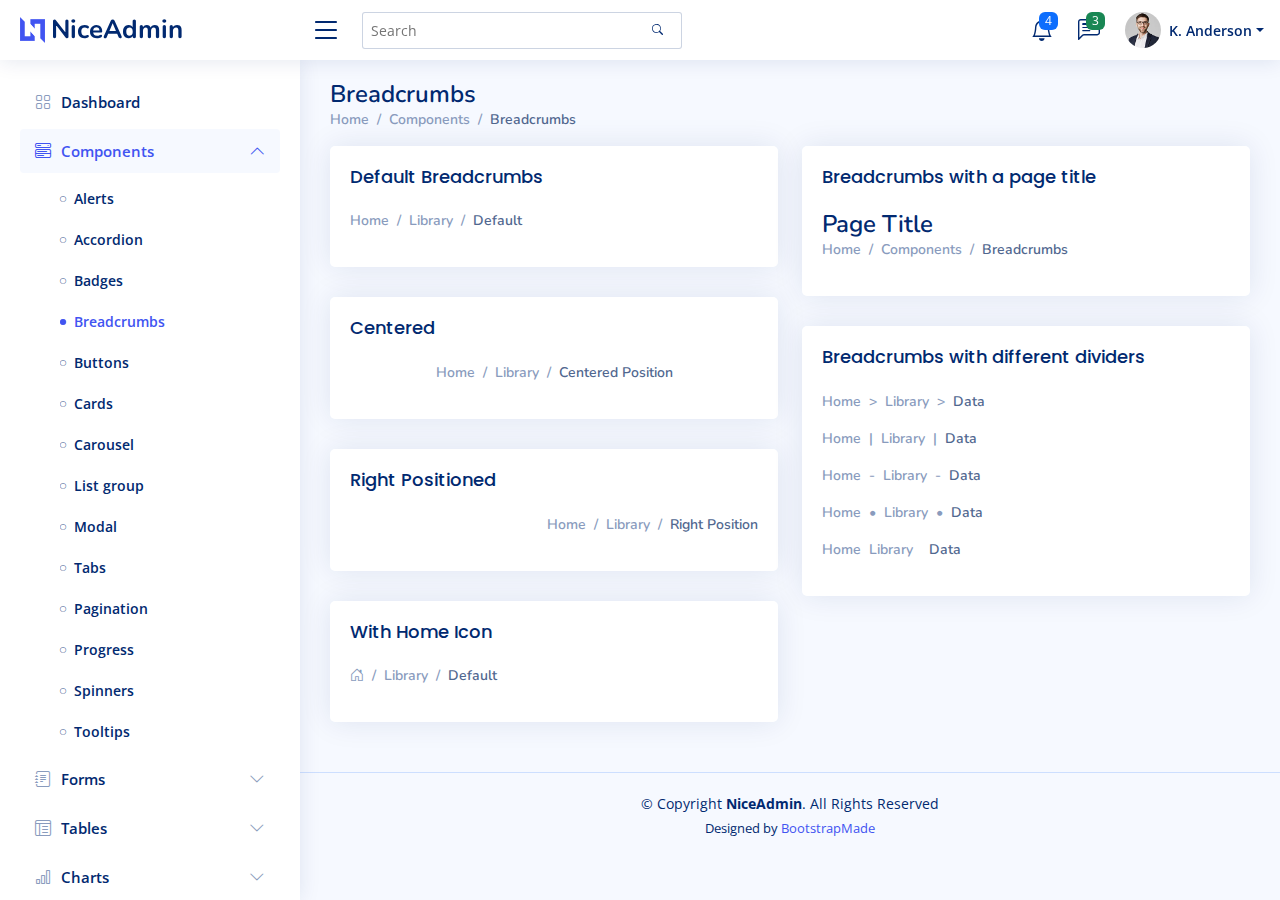
<file: components-breadcrumbs.html>
<!DOCTYPE html>
<html lang="en">

<head>
  <meta charset="utf-8">
  <meta content="width=device-width, initial-scale=1.0" name="viewport">

  <title>Components / Breadcrumbs - NiceAdmin Bootstrap Template</title>
  <meta content="" name="description">
  <meta content="" name="keywords">

  <!-- Favicons -->
  <link href="assets/img/favicon.png" rel="icon">
  <link href="assets/img/apple-touch-icon.png" rel="apple-touch-icon">

  <!-- Google Fonts -->
  <link href="https://fonts.gstatic.com" rel="preconnect">
  <link href="https://fonts.googleapis.com/css?family=Open+Sans:300,300i,400,400i,600,600i,700,700i|Nunito:300,300i,400,400i,600,600i,700,700i|Poppins:300,300i,400,400i,500,500i,600,600i,700,700i" rel="stylesheet">

  <!-- Vendor CSS Files -->
  <link href="assets/vendor/bootstrap/css/bootstrap.min.css" rel="stylesheet">
  <link href="assets/vendor/bootstrap-icons/bootstrap-icons.css" rel="stylesheet">
  <link href="assets/vendor/boxicons/css/boxicons.min.css" rel="stylesheet">
  <link href="assets/vendor/quill/quill.snow.css" rel="stylesheet">
  <link href="assets/vendor/quill/quill.bubble.css" rel="stylesheet">
  <link href="assets/vendor/remixicon/remixicon.css" rel="stylesheet">
  <link href="assets/vendor/simple-datatables/style.css" rel="stylesheet">

  <!-- Template Main CSS File -->
  <link href="assets/css/style.css" rel="stylesheet">

  <!-- =======================================================
  * Template Name: NiceAdmin
  * Template URL: https://bootstrapmade.com/nice-admin-bootstrap-admin-html-template/
  * Updated: Apr 20 2024 with Bootstrap v5.3.3
  * Author: BootstrapMade.com
  * License: https://bootstrapmade.com/license/
  ======================================================== -->
</head>

<body>

  <!-- ======= Header ======= -->
  <header id="header" class="header fixed-top d-flex align-items-center">

    <div class="d-flex align-items-center justify-content-between">
      <a href="index.html" class="logo d-flex align-items-center">
        <img src="assets/img/logo.png" alt="">
        <span class="d-none d-lg-block">NiceAdmin</span>
      </a>
      <i class="bi bi-list toggle-sidebar-btn"></i>
    </div><!-- End Logo -->

    <div class="search-bar">
      <form class="search-form d-flex align-items-center" method="POST" action="#">
        <input type="text" name="query" placeholder="Search" title="Enter search keyword">
        <button type="submit" title="Search"><i class="bi bi-search"></i></button>
      </form>
    </div><!-- End Search Bar -->

    <nav class="header-nav ms-auto">
      <ul class="d-flex align-items-center">

        <li class="nav-item d-block d-lg-none">
          <a class="nav-link nav-icon search-bar-toggle " href="#">
            <i class="bi bi-search"></i>
          </a>
        </li><!-- End Search Icon-->

        <li class="nav-item dropdown">

          <a class="nav-link nav-icon" href="#" data-bs-toggle="dropdown">
            <i class="bi bi-bell"></i>
            <span class="badge bg-primary badge-number">4</span>
          </a><!-- End Notification Icon -->

          <ul class="dropdown-menu dropdown-menu-end dropdown-menu-arrow notifications">
            <li class="dropdown-header">
              You have 4 new notifications
              <a href="#"><span class="badge rounded-pill bg-primary p-2 ms-2">View all</span></a>
            </li>
            <li>
              <hr class="dropdown-divider">
            </li>

            <li class="notification-item">
              <i class="bi bi-exclamation-circle text-warning"></i>
              <div>
                <h4>Lorem Ipsum</h4>
                <p>Quae dolorem earum veritatis oditseno</p>
                <p>30 min. ago</p>
              </div>
            </li>

            <li>
              <hr class="dropdown-divider">
            </li>

            <li class="notification-item">
              <i class="bi bi-x-circle text-danger"></i>
              <div>
                <h4>Atque rerum nesciunt</h4>
                <p>Quae dolorem earum veritatis oditseno</p>
                <p>1 hr. ago</p>
              </div>
            </li>

            <li>
              <hr class="dropdown-divider">
            </li>

            <li class="notification-item">
              <i class="bi bi-check-circle text-success"></i>
              <div>
                <h4>Sit rerum fuga</h4>
                <p>Quae dolorem earum veritatis oditseno</p>
                <p>2 hrs. ago</p>
              </div>
            </li>

            <li>
              <hr class="dropdown-divider">
            </li>

            <li class="notification-item">
              <i class="bi bi-info-circle text-primary"></i>
              <div>
                <h4>Dicta reprehenderit</h4>
                <p>Quae dolorem earum veritatis oditseno</p>
                <p>4 hrs. ago</p>
              </div>
            </li>

            <li>
              <hr class="dropdown-divider">
            </li>
            <li class="dropdown-footer">
              <a href="#">Show all notifications</a>
            </li>

          </ul><!-- End Notification Dropdown Items -->

        </li><!-- End Notification Nav -->

        <li class="nav-item dropdown">

          <a class="nav-link nav-icon" href="#" data-bs-toggle="dropdown">
            <i class="bi bi-chat-left-text"></i>
            <span class="badge bg-success badge-number">3</span>
          </a><!-- End Messages Icon -->

          <ul class="dropdown-menu dropdown-menu-end dropdown-menu-arrow messages">
            <li class="dropdown-header">
              You have 3 new messages
              <a href="#"><span class="badge rounded-pill bg-primary p-2 ms-2">View all</span></a>
            </li>
            <li>
              <hr class="dropdown-divider">
            </li>

            <li class="message-item">
              <a href="#">
                <img src="assets/img/messages-1.jpg" alt="" class="rounded-circle">
                <div>
                  <h4>Maria Hudson</h4>
                  <p>Velit asperiores et ducimus soluta repudiandae labore officia est ut...</p>
                  <p>4 hrs. ago</p>
                </div>
              </a>
            </li>
            <li>
              <hr class="dropdown-divider">
            </li>

            <li class="message-item">
              <a href="#">
                <img src="assets/img/messages-2.jpg" alt="" class="rounded-circle">
                <div>
                  <h4>Anna Nelson</h4>
                  <p>Velit asperiores et ducimus soluta repudiandae labore officia est ut...</p>
                  <p>6 hrs. ago</p>
                </div>
              </a>
            </li>
            <li>
              <hr class="dropdown-divider">
            </li>

            <li class="message-item">
              <a href="#">
                <img src="assets/img/messages-3.jpg" alt="" class="rounded-circle">
                <div>
                  <h4>David Muldon</h4>
                  <p>Velit asperiores et ducimus soluta repudiandae labore officia est ut...</p>
                  <p>8 hrs. ago</p>
                </div>
              </a>
            </li>
            <li>
              <hr class="dropdown-divider">
            </li>

            <li class="dropdown-footer">
              <a href="#">Show all messages</a>
            </li>

          </ul><!-- End Messages Dropdown Items -->

        </li><!-- End Messages Nav -->

        <li class="nav-item dropdown pe-3">

          <a class="nav-link nav-profile d-flex align-items-center pe-0" href="#" data-bs-toggle="dropdown">
            <img src="assets/img/profile-img.jpg" alt="Profile" class="rounded-circle">
            <span class="d-none d-md-block dropdown-toggle ps-2">K. Anderson</span>
          </a><!-- End Profile Iamge Icon -->

          <ul class="dropdown-menu dropdown-menu-end dropdown-menu-arrow profile">
            <li class="dropdown-header">
              <h6>Kevin Anderson</h6>
              <span>Web Designer</span>
            </li>
            <li>
              <hr class="dropdown-divider">
            </li>

            <li>
              <a class="dropdown-item d-flex align-items-center" href="users-profile.html">
                <i class="bi bi-person"></i>
                <span>My Profile</span>
              </a>
            </li>
            <li>
              <hr class="dropdown-divider">
            </li>

            <li>
              <a class="dropdown-item d-flex align-items-center" href="users-profile.html">
                <i class="bi bi-gear"></i>
                <span>Account Settings</span>
              </a>
            </li>
            <li>
              <hr class="dropdown-divider">
            </li>

            <li>
              <a class="dropdown-item d-flex align-items-center" href="pages-faq.html">
                <i class="bi bi-question-circle"></i>
                <span>Need Help?</span>
              </a>
            </li>
            <li>
              <hr class="dropdown-divider">
            </li>

            <li>
              <a class="dropdown-item d-flex align-items-center" href="#">
                <i class="bi bi-box-arrow-right"></i>
                <span>Sign Out</span>
              </a>
            </li>

          </ul><!-- End Profile Dropdown Items -->
        </li><!-- End Profile Nav -->

      </ul>
    </nav><!-- End Icons Navigation -->

  </header><!-- End Header -->

  <!-- ======= Sidebar ======= -->
  <aside id="sidebar" class="sidebar">

    <ul class="sidebar-nav" id="sidebar-nav">

      <li class="nav-item">
        <a class="nav-link collapsed" href="index.html">
          <i class="bi bi-grid"></i>
          <span>Dashboard</span>
        </a>
      </li><!-- End Dashboard Nav -->

      <li class="nav-item">
        <a class="nav-link " data-bs-target="#components-nav" data-bs-toggle="collapse" href="#">
          <i class="bi bi-menu-button-wide"></i><span>Components</span><i class="bi bi-chevron-down ms-auto"></i>
        </a>
        <ul id="components-nav" class="nav-content collapse show" data-bs-parent="#sidebar-nav">
          <li>
            <a href="components-alerts.html">
              <i class="bi bi-circle"></i><span>Alerts</span>
            </a>
          </li>
          <li>
            <a href="components-accordion.html">
              <i class="bi bi-circle"></i><span>Accordion</span>
            </a>
          </li>
          <li>
            <a href="components-badges.html">
              <i class="bi bi-circle"></i><span>Badges</span>
            </a>
          </li>
          <li>
            <a href="components-breadcrumbs.html" class="active">
              <i class="bi bi-circle"></i><span>Breadcrumbs</span>
            </a>
          </li>
          <li>
            <a href="components-buttons.html">
              <i class="bi bi-circle"></i><span>Buttons</span>
            </a>
          </li>
          <li>
            <a href="components-cards.html">
              <i class="bi bi-circle"></i><span>Cards</span>
            </a>
          </li>
          <li>
            <a href="components-carousel.html">
              <i class="bi bi-circle"></i><span>Carousel</span>
            </a>
          </li>
          <li>
            <a href="components-list-group.html">
              <i class="bi bi-circle"></i><span>List group</span>
            </a>
          </li>
          <li>
            <a href="components-modal.html">
              <i class="bi bi-circle"></i><span>Modal</span>
            </a>
          </li>
          <li>
            <a href="components-tabs.html">
              <i class="bi bi-circle"></i><span>Tabs</span>
            </a>
          </li>
          <li>
            <a href="components-pagination.html">
              <i class="bi bi-circle"></i><span>Pagination</span>
            </a>
          </li>
          <li>
            <a href="components-progress.html">
              <i class="bi bi-circle"></i><span>Progress</span>
            </a>
          </li>
          <li>
            <a href="components-spinners.html">
              <i class="bi bi-circle"></i><span>Spinners</span>
            </a>
          </li>
          <li>
            <a href="components-tooltips.html">
              <i class="bi bi-circle"></i><span>Tooltips</span>
            </a>
          </li>
        </ul>
      </li><!-- End Components Nav -->

      <li class="nav-item">
        <a class="nav-link collapsed" data-bs-target="#forms-nav" data-bs-toggle="collapse" href="#">
          <i class="bi bi-journal-text"></i><span>Forms</span><i class="bi bi-chevron-down ms-auto"></i>
        </a>
        <ul id="forms-nav" class="nav-content collapse " data-bs-parent="#sidebar-nav">
          <li>
            <a href="forms-elements.html">
              <i class="bi bi-circle"></i><span>Form Elements</span>
            </a>
          </li>
          <li>
            <a href="forms-layouts.html">
              <i class="bi bi-circle"></i><span>Form Layouts</span>
            </a>
          </li>
          <li>
            <a href="forms-editors.html">
              <i class="bi bi-circle"></i><span>Form Editors</span>
            </a>
          </li>
          <li>
            <a href="forms-validation.html">
              <i class="bi bi-circle"></i><span>Form Validation</span>
            </a>
          </li>
        </ul>
      </li><!-- End Forms Nav -->

      <li class="nav-item">
        <a class="nav-link collapsed" data-bs-target="#tables-nav" data-bs-toggle="collapse" href="#">
          <i class="bi bi-layout-text-window-reverse"></i><span>Tables</span><i class="bi bi-chevron-down ms-auto"></i>
        </a>
        <ul id="tables-nav" class="nav-content collapse " data-bs-parent="#sidebar-nav">
          <li>
            <a href="tables-general.html">
              <i class="bi bi-circle"></i><span>General Tables</span>
            </a>
          </li>
          <li>
            <a href="tables-data.html">
              <i class="bi bi-circle"></i><span>Data Tables</span>
            </a>
          </li>
        </ul>
      </li><!-- End Tables Nav -->

      <li class="nav-item">
        <a class="nav-link collapsed" data-bs-target="#charts-nav" data-bs-toggle="collapse" href="#">
          <i class="bi bi-bar-chart"></i><span>Charts</span><i class="bi bi-chevron-down ms-auto"></i>
        </a>
        <ul id="charts-nav" class="nav-content collapse " data-bs-parent="#sidebar-nav">
          <li>
            <a href="charts-chartjs.html">
              <i class="bi bi-circle"></i><span>Chart.js</span>
            </a>
          </li>
          <li>
            <a href="charts-apexcharts.html">
              <i class="bi bi-circle"></i><span>ApexCharts</span>
            </a>
          </li>
          <li>
            <a href="charts-echarts.html">
              <i class="bi bi-circle"></i><span>ECharts</span>
            </a>
          </li>
        </ul>
      </li><!-- End Charts Nav -->

      <li class="nav-item">
        <a class="nav-link collapsed" data-bs-target="#icons-nav" data-bs-toggle="collapse" href="#">
          <i class="bi bi-gem"></i><span>Icons</span><i class="bi bi-chevron-down ms-auto"></i>
        </a>
        <ul id="icons-nav" class="nav-content collapse " data-bs-parent="#sidebar-nav">
          <li>
            <a href="icons-bootstrap.html">
              <i class="bi bi-circle"></i><span>Bootstrap Icons</span>
            </a>
          </li>
          <li>
            <a href="icons-remix.html">
              <i class="bi bi-circle"></i><span>Remix Icons</span>
            </a>
          </li>
          <li>
            <a href="icons-boxicons.html">
              <i class="bi bi-circle"></i><span>Boxicons</span>
            </a>
          </li>
        </ul>
      </li><!-- End Icons Nav -->

      <li class="nav-heading">Pages</li>

      <li class="nav-item">
        <a class="nav-link collapsed" href="users-profile.html">
          <i class="bi bi-person"></i>
          <span>Profile</span>
        </a>
      </li><!-- End Profile Page Nav -->

      <li class="nav-item">
        <a class="nav-link collapsed" href="pages-faq.html">
          <i class="bi bi-question-circle"></i>
          <span>F.A.Q</span>
        </a>
      </li><!-- End F.A.Q Page Nav -->

      <li class="nav-item">
        <a class="nav-link collapsed" href="pages-contact.html">
          <i class="bi bi-envelope"></i>
          <span>Contact</span>
        </a>
      </li><!-- End Contact Page Nav -->

      <li class="nav-item">
        <a class="nav-link collapsed" href="pages-register.html">
          <i class="bi bi-card-list"></i>
          <span>Register</span>
        </a>
      </li><!-- End Register Page Nav -->

      <li class="nav-item">
        <a class="nav-link collapsed" href="pages-login.html">
          <i class="bi bi-box-arrow-in-right"></i>
          <span>Login</span>
        </a>
      </li><!-- End Login Page Nav -->

      <li class="nav-item">
        <a class="nav-link collapsed" href="pages-error-404.html">
          <i class="bi bi-dash-circle"></i>
          <span>Error 404</span>
        </a>
      </li><!-- End Error 404 Page Nav -->

      <li class="nav-item">
        <a class="nav-link collapsed" href="pages-blank.html">
          <i class="bi bi-file-earmark"></i>
          <span>Blank</span>
        </a>
      </li><!-- End Blank Page Nav -->

    </ul>

  </aside><!-- End Sidebar-->

  <main id="main" class="main">

    <div class="pagetitle">
      <h1>Breadcrumbs</h1>
      <nav>
        <ol class="breadcrumb">
          <li class="breadcrumb-item"><a href="index.html">Home</a></li>
          <li class="breadcrumb-item">Components</li>
          <li class="breadcrumb-item active">Breadcrumbs</li>
        </ol>
      </nav>
    </div><!-- End Page Title -->

    <section class="section">
      <div class="row">
        <div class="col-lg-6">

          <div class="card">
            <div class="card-body">
              <h5 class="card-title">Default Breadcrumbs</h5>

              <nav>
                <ol class="breadcrumb">
                  <li class="breadcrumb-item"><a href="index.html">Home</a></li>
                  <li class="breadcrumb-item"><a href="#">Library</a></li>
                  <li class="breadcrumb-item active">Default</li>
                </ol>
              </nav>
            </div>
          </div>

          <div class="card">
            <div class="card-body">
              <h5 class="card-title">Centered</h5>

              <nav class="d-flex justify-content-center">
                <ol class="breadcrumb">
                  <li class="breadcrumb-item"><a href="index.html">Home</a></li>
                  <li class="breadcrumb-item"><a href="#">Library</a></li>
                  <li class="breadcrumb-item active">Centered Position</li>
                </ol>
              </nav>
            </div>
          </div>

          <div class="card">
            <div class="card-body">
              <h5 class="card-title">Right Positioned</h5>

              <nav class="d-flex justify-content-end">
                <ol class="breadcrumb">
                  <li class="breadcrumb-item"><a href="index.html">Home</a></li>
                  <li class="breadcrumb-item"><a href="#">Library</a></li>
                  <li class="breadcrumb-item active">Right Position</li>
                </ol>
              </nav>
            </div>
          </div>

          <div class="card">
            <div class="card-body">
              <h5 class="card-title">With Home Icon</h5>

              <nav>
                <ol class="breadcrumb">
                  <li class="breadcrumb-item"><a href="index.html"><i class="bi bi-house-door"></i></a></li>
                  <li class="breadcrumb-item"><a href="#">Library</a></li>
                  <li class="breadcrumb-item active">Default</li>
                </ol>
              </nav>
            </div>
          </div>

        </div>

        <div class="col-lg-6">

          <div class="card">
            <div class="card-body">
              <h5 class="card-title">Breadcrumbs with a page title</h5>

              <div class="pagetitle">
                <h1>Page Title</h1>
                <nav>
                  <ol class="breadcrumb">
                    <li class="breadcrumb-item"><a href="index.html">Home</a></li>
                    <li class="breadcrumb-item">Components</li>
                    <li class="breadcrumb-item active">Breadcrumbs</li>
                  </ol>
                </nav>
              </div><!-- End Breadcrumbs with a page title -->

            </div>
          </div>

          <div class="card">
            <div class="card-body">
              <h5 class="card-title">Breadcrumbs with different dividers</h5>

              <nav style="--bs-breadcrumb-divider: '>';">
                <ol class="breadcrumb">
                  <li class="breadcrumb-item"><a href="index.html">Home</a></li>
                  <li class="breadcrumb-item"><a href="#">Library</a></li>
                  <li class="breadcrumb-item active">Data</li>
                </ol>
              </nav>

              <nav style="--bs-breadcrumb-divider: '|';">
                <ol class="breadcrumb">
                  <li class="breadcrumb-item"><a href="index.html">Home</a></li>
                  <li class="breadcrumb-item"><a href="#">Library</a></li>
                  <li class="breadcrumb-item active">Data</li>
                </ol>
              </nav>

              <nav style="--bs-breadcrumb-divider: '-';">
                <ol class="breadcrumb">
                  <li class="breadcrumb-item"><a href="index.html">Home</a></li>
                  <li class="breadcrumb-item"><a href="#">Library</a></li>
                  <li class="breadcrumb-item active">Data</li>
                </ol>
              </nav>

              <nav style="--bs-breadcrumb-divider: '•';">
                <ol class="breadcrumb">
                  <li class="breadcrumb-item"><a href="index.html">Home</a></li>
                  <li class="breadcrumb-item"><a href="#">Library</a></li>
                  <li class="breadcrumb-item active">Data</li>
                </ol>
              </nav>

              <nav style="--bs-breadcrumb-divider: '';">
                <ol class="breadcrumb">
                  <li class="breadcrumb-item"><a href="index.html">Home</a></li>
                  <li class="breadcrumb-item"><a href="#">Library</a></li>
                  <li class="breadcrumb-item active">Data</li>
                </ol>
              </nav>

            </div>
          </div>

        </div>
      </div>
    </section>

  </main><!-- End #main -->

  <!-- ======= Footer ======= -->
  <footer id="footer" class="footer">
    <div class="copyright">
      &copy; Copyright <strong><span>NiceAdmin</span></strong>. All Rights Reserved
    </div>
    <div class="credits">
      <!-- All the links in the footer should remain intact. -->
      <!-- You can delete the links only if you purchased the pro version. -->
      <!-- Licensing information: https://bootstrapmade.com/license/ -->
      <!-- Purchase the pro version with working PHP/AJAX contact form: https://bootstrapmade.com/nice-admin-bootstrap-admin-html-template/ -->
      Designed by <a href="https://bootstrapmade.com/">BootstrapMade</a>
    </div>
  </footer><!-- End Footer -->

  <a href="#" class="back-to-top d-flex align-items-center justify-content-center"><i class="bi bi-arrow-up-short"></i></a>

  <!-- Vendor JS Files -->
  <script src="assets/vendor/apexcharts/apexcharts.min.js"></script>
  <script src="assets/vendor/bootstrap/js/bootstrap.bundle.min.js"></script>
  <script src="assets/vendor/chart.js/chart.umd.js"></script>
  <script src="assets/vendor/echarts/echarts.min.js"></script>
  <script src="assets/vendor/quill/quill.js"></script>
  <script src="assets/vendor/simple-datatables/simple-datatables.js"></script>
  <script src="assets/vendor/tinymce/tinymce.min.js"></script>
  <script src="assets/vendor/php-email-form/validate.js"></script>

  <!-- Template Main JS File -->
  <script src="assets/js/main.js"></script>

</body>

</html>
</file>
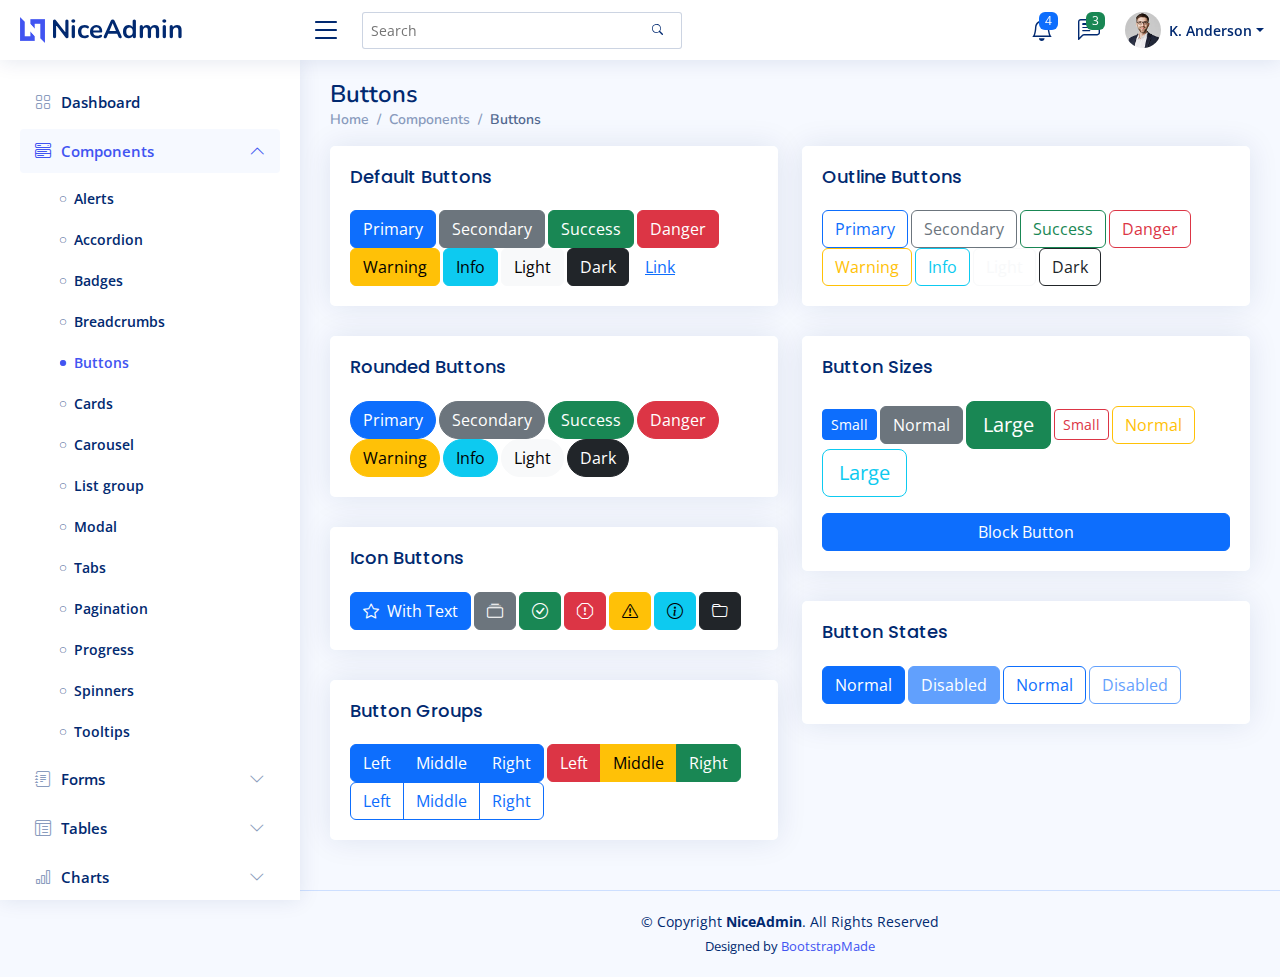
<file: components-buttons.html>
<!DOCTYPE html>
<html lang="en">

<head>
  <meta charset="utf-8">
  <meta content="width=device-width, initial-scale=1.0" name="viewport">

  <title>Components / Buttons - NiceAdmin Bootstrap Template</title>
  <meta content="" name="description">
  <meta content="" name="keywords">

  <!-- Favicons -->
  <link href="assets/img/favicon.png" rel="icon">
  <link href="assets/img/apple-touch-icon.png" rel="apple-touch-icon">

  <!-- Google Fonts -->
  <link href="https://fonts.gstatic.com" rel="preconnect">
  <link href="https://fonts.googleapis.com/css?family=Open+Sans:300,300i,400,400i,600,600i,700,700i|Nunito:300,300i,400,400i,600,600i,700,700i|Poppins:300,300i,400,400i,500,500i,600,600i,700,700i" rel="stylesheet">

  <!-- Vendor CSS Files -->
  <link href="assets/vendor/bootstrap/css/bootstrap.min.css" rel="stylesheet">
  <link href="assets/vendor/bootstrap-icons/bootstrap-icons.css" rel="stylesheet">
  <link href="assets/vendor/boxicons/css/boxicons.min.css" rel="stylesheet">
  <link href="assets/vendor/quill/quill.snow.css" rel="stylesheet">
  <link href="assets/vendor/quill/quill.bubble.css" rel="stylesheet">
  <link href="assets/vendor/remixicon/remixicon.css" rel="stylesheet">
  <link href="assets/vendor/simple-datatables/style.css" rel="stylesheet">

  <!-- Template Main CSS File -->
  <link href="assets/css/style.css" rel="stylesheet">

  <!-- =======================================================
  * Template Name: NiceAdmin
  * Template URL: https://bootstrapmade.com/nice-admin-bootstrap-admin-html-template/
  * Updated: Apr 20 2024 with Bootstrap v5.3.3
  * Author: BootstrapMade.com
  * License: https://bootstrapmade.com/license/
  ======================================================== -->
</head>

<body>

  <!-- ======= Header ======= -->
  <header id="header" class="header fixed-top d-flex align-items-center">

    <div class="d-flex align-items-center justify-content-between">
      <a href="index.html" class="logo d-flex align-items-center">
        <img src="assets/img/logo.png" alt="">
        <span class="d-none d-lg-block">NiceAdmin</span>
      </a>
      <i class="bi bi-list toggle-sidebar-btn"></i>
    </div><!-- End Logo -->

    <div class="search-bar">
      <form class="search-form d-flex align-items-center" method="POST" action="#">
        <input type="text" name="query" placeholder="Search" title="Enter search keyword">
        <button type="submit" title="Search"><i class="bi bi-search"></i></button>
      </form>
    </div><!-- End Search Bar -->

    <nav class="header-nav ms-auto">
      <ul class="d-flex align-items-center">

        <li class="nav-item d-block d-lg-none">
          <a class="nav-link nav-icon search-bar-toggle " href="#">
            <i class="bi bi-search"></i>
          </a>
        </li><!-- End Search Icon-->

        <li class="nav-item dropdown">

          <a class="nav-link nav-icon" href="#" data-bs-toggle="dropdown">
            <i class="bi bi-bell"></i>
            <span class="badge bg-primary badge-number">4</span>
          </a><!-- End Notification Icon -->

          <ul class="dropdown-menu dropdown-menu-end dropdown-menu-arrow notifications">
            <li class="dropdown-header">
              You have 4 new notifications
              <a href="#"><span class="badge rounded-pill bg-primary p-2 ms-2">View all</span></a>
            </li>
            <li>
              <hr class="dropdown-divider">
            </li>

            <li class="notification-item">
              <i class="bi bi-exclamation-circle text-warning"></i>
              <div>
                <h4>Lorem Ipsum</h4>
                <p>Quae dolorem earum veritatis oditseno</p>
                <p>30 min. ago</p>
              </div>
            </li>

            <li>
              <hr class="dropdown-divider">
            </li>

            <li class="notification-item">
              <i class="bi bi-x-circle text-danger"></i>
              <div>
                <h4>Atque rerum nesciunt</h4>
                <p>Quae dolorem earum veritatis oditseno</p>
                <p>1 hr. ago</p>
              </div>
            </li>

            <li>
              <hr class="dropdown-divider">
            </li>

            <li class="notification-item">
              <i class="bi bi-check-circle text-success"></i>
              <div>
                <h4>Sit rerum fuga</h4>
                <p>Quae dolorem earum veritatis oditseno</p>
                <p>2 hrs. ago</p>
              </div>
            </li>

            <li>
              <hr class="dropdown-divider">
            </li>

            <li class="notification-item">
              <i class="bi bi-info-circle text-primary"></i>
              <div>
                <h4>Dicta reprehenderit</h4>
                <p>Quae dolorem earum veritatis oditseno</p>
                <p>4 hrs. ago</p>
              </div>
            </li>

            <li>
              <hr class="dropdown-divider">
            </li>
            <li class="dropdown-footer">
              <a href="#">Show all notifications</a>
            </li>

          </ul><!-- End Notification Dropdown Items -->

        </li><!-- End Notification Nav -->

        <li class="nav-item dropdown">

          <a class="nav-link nav-icon" href="#" data-bs-toggle="dropdown">
            <i class="bi bi-chat-left-text"></i>
            <span class="badge bg-success badge-number">3</span>
          </a><!-- End Messages Icon -->

          <ul class="dropdown-menu dropdown-menu-end dropdown-menu-arrow messages">
            <li class="dropdown-header">
              You have 3 new messages
              <a href="#"><span class="badge rounded-pill bg-primary p-2 ms-2">View all</span></a>
            </li>
            <li>
              <hr class="dropdown-divider">
            </li>

            <li class="message-item">
              <a href="#">
                <img src="assets/img/messages-1.jpg" alt="" class="rounded-circle">
                <div>
                  <h4>Maria Hudson</h4>
                  <p>Velit asperiores et ducimus soluta repudiandae labore officia est ut...</p>
                  <p>4 hrs. ago</p>
                </div>
              </a>
            </li>
            <li>
              <hr class="dropdown-divider">
            </li>

            <li class="message-item">
              <a href="#">
                <img src="assets/img/messages-2.jpg" alt="" class="rounded-circle">
                <div>
                  <h4>Anna Nelson</h4>
                  <p>Velit asperiores et ducimus soluta repudiandae labore officia est ut...</p>
                  <p>6 hrs. ago</p>
                </div>
              </a>
            </li>
            <li>
              <hr class="dropdown-divider">
            </li>

            <li class="message-item">
              <a href="#">
                <img src="assets/img/messages-3.jpg" alt="" class="rounded-circle">
                <div>
                  <h4>David Muldon</h4>
                  <p>Velit asperiores et ducimus soluta repudiandae labore officia est ut...</p>
                  <p>8 hrs. ago</p>
                </div>
              </a>
            </li>
            <li>
              <hr class="dropdown-divider">
            </li>

            <li class="dropdown-footer">
              <a href="#">Show all messages</a>
            </li>

          </ul><!-- End Messages Dropdown Items -->

        </li><!-- End Messages Nav -->

        <li class="nav-item dropdown pe-3">

          <a class="nav-link nav-profile d-flex align-items-center pe-0" href="#" data-bs-toggle="dropdown">
            <img src="assets/img/profile-img.jpg" alt="Profile" class="rounded-circle">
            <span class="d-none d-md-block dropdown-toggle ps-2">K. Anderson</span>
          </a><!-- End Profile Iamge Icon -->

          <ul class="dropdown-menu dropdown-menu-end dropdown-menu-arrow profile">
            <li class="dropdown-header">
              <h6>Kevin Anderson</h6>
              <span>Web Designer</span>
            </li>
            <li>
              <hr class="dropdown-divider">
            </li>

            <li>
              <a class="dropdown-item d-flex align-items-center" href="users-profile.html">
                <i class="bi bi-person"></i>
                <span>My Profile</span>
              </a>
            </li>
            <li>
              <hr class="dropdown-divider">
            </li>

            <li>
              <a class="dropdown-item d-flex align-items-center" href="users-profile.html">
                <i class="bi bi-gear"></i>
                <span>Account Settings</span>
              </a>
            </li>
            <li>
              <hr class="dropdown-divider">
            </li>

            <li>
              <a class="dropdown-item d-flex align-items-center" href="pages-faq.html">
                <i class="bi bi-question-circle"></i>
                <span>Need Help?</span>
              </a>
            </li>
            <li>
              <hr class="dropdown-divider">
            </li>

            <li>
              <a class="dropdown-item d-flex align-items-center" href="#">
                <i class="bi bi-box-arrow-right"></i>
                <span>Sign Out</span>
              </a>
            </li>

          </ul><!-- End Profile Dropdown Items -->
        </li><!-- End Profile Nav -->

      </ul>
    </nav><!-- End Icons Navigation -->

  </header><!-- End Header -->

  <!-- ======= Sidebar ======= -->
  <aside id="sidebar" class="sidebar">

    <ul class="sidebar-nav" id="sidebar-nav">

      <li class="nav-item">
        <a class="nav-link collapsed" href="index.html">
          <i class="bi bi-grid"></i>
          <span>Dashboard</span>
        </a>
      </li><!-- End Dashboard Nav -->

      <li class="nav-item">
        <a class="nav-link " data-bs-target="#components-nav" data-bs-toggle="collapse" href="#">
          <i class="bi bi-menu-button-wide"></i><span>Components</span><i class="bi bi-chevron-down ms-auto"></i>
        </a>
        <ul id="components-nav" class="nav-content collapse show" data-bs-parent="#sidebar-nav">
          <li>
            <a href="components-alerts.html">
              <i class="bi bi-circle"></i><span>Alerts</span>
            </a>
          </li>
          <li>
            <a href="components-accordion.html">
              <i class="bi bi-circle"></i><span>Accordion</span>
            </a>
          </li>
          <li>
            <a href="components-badges.html">
              <i class="bi bi-circle"></i><span>Badges</span>
            </a>
          </li>
          <li>
            <a href="components-breadcrumbs.html">
              <i class="bi bi-circle"></i><span>Breadcrumbs</span>
            </a>
          </li>
          <li>
            <a href="components-buttons.html" class="active">
              <i class="bi bi-circle"></i><span>Buttons</span>
            </a>
          </li>
          <li>
            <a href="components-cards.html">
              <i class="bi bi-circle"></i><span>Cards</span>
            </a>
          </li>
          <li>
            <a href="components-carousel.html">
              <i class="bi bi-circle"></i><span>Carousel</span>
            </a>
          </li>
          <li>
            <a href="components-list-group.html">
              <i class="bi bi-circle"></i><span>List group</span>
            </a>
          </li>
          <li>
            <a href="components-modal.html">
              <i class="bi bi-circle"></i><span>Modal</span>
            </a>
          </li>
          <li>
            <a href="components-tabs.html">
              <i class="bi bi-circle"></i><span>Tabs</span>
            </a>
          </li>
          <li>
            <a href="components-pagination.html">
              <i class="bi bi-circle"></i><span>Pagination</span>
            </a>
          </li>
          <li>
            <a href="components-progress.html">
              <i class="bi bi-circle"></i><span>Progress</span>
            </a>
          </li>
          <li>
            <a href="components-spinners.html">
              <i class="bi bi-circle"></i><span>Spinners</span>
            </a>
          </li>
          <li>
            <a href="components-tooltips.html">
              <i class="bi bi-circle"></i><span>Tooltips</span>
            </a>
          </li>
        </ul>
      </li><!-- End Components Nav -->

      <li class="nav-item">
        <a class="nav-link collapsed" data-bs-target="#forms-nav" data-bs-toggle="collapse" href="#">
          <i class="bi bi-journal-text"></i><span>Forms</span><i class="bi bi-chevron-down ms-auto"></i>
        </a>
        <ul id="forms-nav" class="nav-content collapse " data-bs-parent="#sidebar-nav">
          <li>
            <a href="forms-elements.html">
              <i class="bi bi-circle"></i><span>Form Elements</span>
            </a>
          </li>
          <li>
            <a href="forms-layouts.html">
              <i class="bi bi-circle"></i><span>Form Layouts</span>
            </a>
          </li>
          <li>
            <a href="forms-editors.html">
              <i class="bi bi-circle"></i><span>Form Editors</span>
            </a>
          </li>
          <li>
            <a href="forms-validation.html">
              <i class="bi bi-circle"></i><span>Form Validation</span>
            </a>
          </li>
        </ul>
      </li><!-- End Forms Nav -->

      <li class="nav-item">
        <a class="nav-link collapsed" data-bs-target="#tables-nav" data-bs-toggle="collapse" href="#">
          <i class="bi bi-layout-text-window-reverse"></i><span>Tables</span><i class="bi bi-chevron-down ms-auto"></i>
        </a>
        <ul id="tables-nav" class="nav-content collapse " data-bs-parent="#sidebar-nav">
          <li>
            <a href="tables-general.html">
              <i class="bi bi-circle"></i><span>General Tables</span>
            </a>
          </li>
          <li>
            <a href="tables-data.html">
              <i class="bi bi-circle"></i><span>Data Tables</span>
            </a>
          </li>
        </ul>
      </li><!-- End Tables Nav -->

      <li class="nav-item">
        <a class="nav-link collapsed" data-bs-target="#charts-nav" data-bs-toggle="collapse" href="#">
          <i class="bi bi-bar-chart"></i><span>Charts</span><i class="bi bi-chevron-down ms-auto"></i>
        </a>
        <ul id="charts-nav" class="nav-content collapse " data-bs-parent="#sidebar-nav">
          <li>
            <a href="charts-chartjs.html">
              <i class="bi bi-circle"></i><span>Chart.js</span>
            </a>
          </li>
          <li>
            <a href="charts-apexcharts.html">
              <i class="bi bi-circle"></i><span>ApexCharts</span>
            </a>
          </li>
          <li>
            <a href="charts-echarts.html">
              <i class="bi bi-circle"></i><span>ECharts</span>
            </a>
          </li>
        </ul>
      </li><!-- End Charts Nav -->

      <li class="nav-item">
        <a class="nav-link collapsed" data-bs-target="#icons-nav" data-bs-toggle="collapse" href="#">
          <i class="bi bi-gem"></i><span>Icons</span><i class="bi bi-chevron-down ms-auto"></i>
        </a>
        <ul id="icons-nav" class="nav-content collapse " data-bs-parent="#sidebar-nav">
          <li>
            <a href="icons-bootstrap.html">
              <i class="bi bi-circle"></i><span>Bootstrap Icons</span>
            </a>
          </li>
          <li>
            <a href="icons-remix.html">
              <i class="bi bi-circle"></i><span>Remix Icons</span>
            </a>
          </li>
          <li>
            <a href="icons-boxicons.html">
              <i class="bi bi-circle"></i><span>Boxicons</span>
            </a>
          </li>
        </ul>
      </li><!-- End Icons Nav -->

      <li class="nav-heading">Pages</li>

      <li class="nav-item">
        <a class="nav-link collapsed" href="users-profile.html">
          <i class="bi bi-person"></i>
          <span>Profile</span>
        </a>
      </li><!-- End Profile Page Nav -->

      <li class="nav-item">
        <a class="nav-link collapsed" href="pages-faq.html">
          <i class="bi bi-question-circle"></i>
          <span>F.A.Q</span>
        </a>
      </li><!-- End F.A.Q Page Nav -->

      <li class="nav-item">
        <a class="nav-link collapsed" href="pages-contact.html">
          <i class="bi bi-envelope"></i>
          <span>Contact</span>
        </a>
      </li><!-- End Contact Page Nav -->

      <li class="nav-item">
        <a class="nav-link collapsed" href="pages-register.html">
          <i class="bi bi-card-list"></i>
          <span>Register</span>
        </a>
      </li><!-- End Register Page Nav -->

      <li class="nav-item">
        <a class="nav-link collapsed" href="pages-login.html">
          <i class="bi bi-box-arrow-in-right"></i>
          <span>Login</span>
        </a>
      </li><!-- End Login Page Nav -->

      <li class="nav-item">
        <a class="nav-link collapsed" href="pages-error-404.html">
          <i class="bi bi-dash-circle"></i>
          <span>Error 404</span>
        </a>
      </li><!-- End Error 404 Page Nav -->

      <li class="nav-item">
        <a class="nav-link collapsed" href="pages-blank.html">
          <i class="bi bi-file-earmark"></i>
          <span>Blank</span>
        </a>
      </li><!-- End Blank Page Nav -->

    </ul>

  </aside><!-- End Sidebar-->

  <main id="main" class="main">

    <div class="pagetitle">
      <h1>Buttons</h1>
      <nav>
        <ol class="breadcrumb">
          <li class="breadcrumb-item"><a href="index.html">Home</a></li>
          <li class="breadcrumb-item">Components</li>
          <li class="breadcrumb-item active">Buttons</li>
        </ol>
      </nav>
    </div><!-- End Page Title -->

    <section class="section">
      <div class="row">
        <div class="col-lg-6">

          <div class="card">
            <div class="card-body">
              <h5 class="card-title">Default Buttons</h5>

              <button type="button" class="btn btn-primary">Primary</button>
              <button type="button" class="btn btn-secondary">Secondary</button>
              <button type="button" class="btn btn-success">Success</button>
              <button type="button" class="btn btn-danger">Danger</button>
              <button type="button" class="btn btn-warning">Warning</button>
              <button type="button" class="btn btn-info">Info</button>
              <button type="button" class="btn btn-light">Light</button>
              <button type="button" class="btn btn-dark">Dark</button>
              <button type="button" class="btn btn-link">Link</button>
            </div>
          </div>

          <div class="card">
            <div class="card-body">
              <h5 class="card-title">Rounded Buttons</h5>

              <button type="button" class="btn btn-primary rounded-pill">Primary</button>
              <button type="button" class="btn btn-secondary rounded-pill">Secondary</button>
              <button type="button" class="btn btn-success rounded-pill">Success</button>
              <button type="button" class="btn btn-danger rounded-pill">Danger</button>
              <button type="button" class="btn btn-warning rounded-pill">Warning</button>
              <button type="button" class="btn btn-info rounded-pill">Info</button>
              <button type="button" class="btn btn-light rounded-pill">Light</button>
              <button type="button" class="btn btn-dark rounded-pill">Dark</button>
            </div>
          </div>

          <div class="card">
            <div class="card-body">
              <h5 class="card-title">Icon Buttons</h5>

              <button type="button" class="btn btn-primary"><i class="bi bi-star me-1"></i> With Text</button>
              <button type="button" class="btn btn-secondary"><i class="bi bi-collection"></i></button>
              <button type="button" class="btn btn-success"><i class="bi bi-check-circle"></i></button>
              <button type="button" class="btn btn-danger"><i class="bi bi-exclamation-octagon"></i></button>
              <button type="button" class="btn btn-warning"><i class="bi bi-exclamation-triangle"></i></button>
              <button type="button" class="btn btn-info"><i class="bi bi-info-circle"></i></button>
              <button type="button" class="btn btn-dark"><i class="bi bi-folder"></i></button>
            </div>
          </div>

          <div class="card">
            <div class="card-body">
              <h5 class="card-title">Button Groups</h5>

              <div class="btn-group" role="group" aria-label="Basic example">
                <button type="button" class="btn btn-primary">Left</button>
                <button type="button" class="btn btn-primary">Middle</button>
                <button type="button" class="btn btn-primary">Right</button>
              </div>

              <div class="btn-group" role="group" aria-label="Basic mixed styles example">
                <button type="button" class="btn btn-danger">Left</button>
                <button type="button" class="btn btn-warning">Middle</button>
                <button type="button" class="btn btn-success">Right</button>
              </div>

              <div class="btn-group" role="group" aria-label="Basic outlined example">
                <button type="button" class="btn btn-outline-primary">Left</button>
                <button type="button" class="btn btn-outline-primary">Middle</button>
                <button type="button" class="btn btn-outline-primary">Right</button>
              </div>

            </div>
          </div>

        </div>

        <div class="col-lg-6">

          <div class="card">
            <div class="card-body">
              <h5 class="card-title">Outline Buttons</h5>

              <button type="button" class="btn btn-outline-primary">Primary</button>
              <button type="button" class="btn btn-outline-secondary">Secondary</button>
              <button type="button" class="btn btn-outline-success">Success</button>
              <button type="button" class="btn btn-outline-danger">Danger</button>
              <button type="button" class="btn btn-outline-warning">Warning</button>
              <button type="button" class="btn btn-outline-info">Info</button>
              <button type="button" class="btn btn-outline-light">Light</button>
              <button type="button" class="btn btn-outline-dark">Dark</button>
            </div>
          </div>

          <div class="card">
            <div class="card-body">
              <h5 class="card-title">Button Sizes</h5>

              <button type="button" class="btn btn-primary btn-sm">Small</button>
              <button type="button" class="btn btn-secondary">Normal</button>
              <button type="button" class="btn btn-success btn-lg">Large</button>

              <button type="button" class="btn btn-outline-danger btn-sm">Small</button>
              <button type="button" class="btn btn-outline-warning">Normal</button>
              <button type="button" class="btn btn-outline-info btn-lg">Large</button>

              <div class="d-grid gap-2 mt-3">
                <button class="btn btn-primary" type="button">Block Button</button>
              </div>

            </div>
          </div>

          <div class="card">
            <div class="card-body">
              <h5 class="card-title">Button States</h5>

              <button type="button" class="btn btn-primary">Normal</button>
              <button type="button" class="btn btn-primary" disabled>Disabled</button>
              <button type="button" class="btn btn-outline-primary">Normal</button>
              <button type="button" class="btn btn-outline-primary" disabled>Disabled</button>
            </div>
          </div>

        </div>
      </div>
    </section>

  </main><!-- End #main -->

  <!-- ======= Footer ======= -->
  <footer id="footer" class="footer">
    <div class="copyright">
      &copy; Copyright <strong><span>NiceAdmin</span></strong>. All Rights Reserved
    </div>
    <div class="credits">
      <!-- All the links in the footer should remain intact. -->
      <!-- You can delete the links only if you purchased the pro version. -->
      <!-- Licensing information: https://bootstrapmade.com/license/ -->
      <!-- Purchase the pro version with working PHP/AJAX contact form: https://bootstrapmade.com/nice-admin-bootstrap-admin-html-template/ -->
      Designed by <a href="https://bootstrapmade.com/">BootstrapMade</a>
    </div>
  </footer><!-- End Footer -->

  <a href="#" class="back-to-top d-flex align-items-center justify-content-center"><i class="bi bi-arrow-up-short"></i></a>

  <!-- Vendor JS Files -->
  <script src="assets/vendor/apexcharts/apexcharts.min.js"></script>
  <script src="assets/vendor/bootstrap/js/bootstrap.bundle.min.js"></script>
  <script src="assets/vendor/chart.js/chart.umd.js"></script>
  <script src="assets/vendor/echarts/echarts.min.js"></script>
  <script src="assets/vendor/quill/quill.js"></script>
  <script src="assets/vendor/simple-datatables/simple-datatables.js"></script>
  <script src="assets/vendor/tinymce/tinymce.min.js"></script>
  <script src="assets/vendor/php-email-form/validate.js"></script>

  <!-- Template Main JS File -->
  <script src="assets/js/main.js"></script>

</body>

</html>
</file>
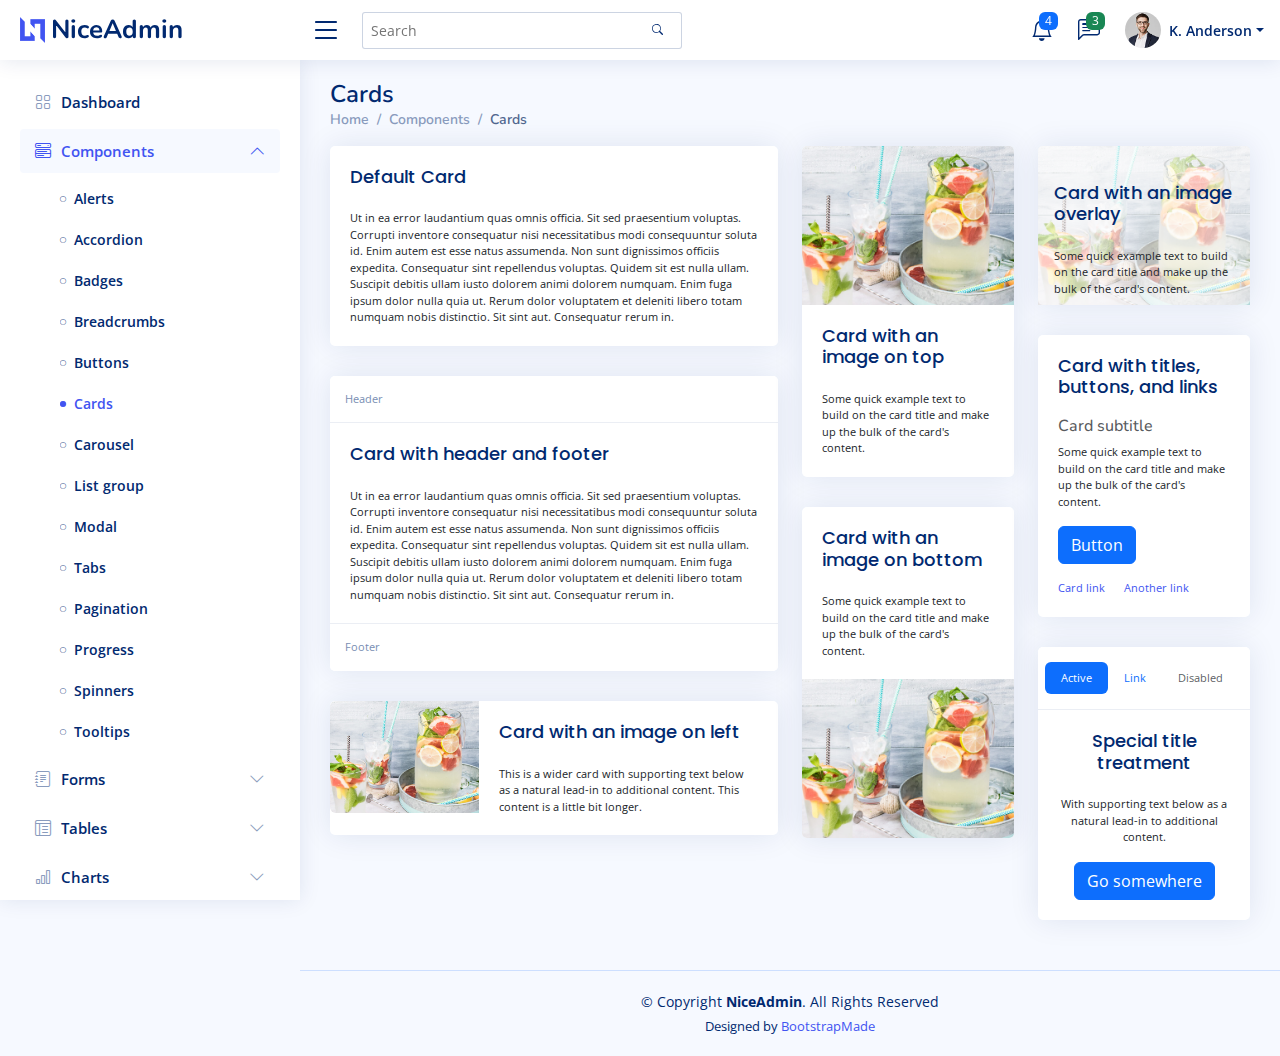
<file: components-cards.html>
<!DOCTYPE html>
<html lang="en">

<head>
  <meta charset="utf-8">
  <meta content="width=device-width, initial-scale=1.0" name="viewport">

  <title>Components / Cards - NiceAdmin Bootstrap Template</title>
  <meta content="" name="description">
  <meta content="" name="keywords">

  <!-- Favicons -->
  <link href="assets/img/favicon.png" rel="icon">
  <link href="assets/img/apple-touch-icon.png" rel="apple-touch-icon">

  <!-- Google Fonts -->
  <link href="https://fonts.gstatic.com" rel="preconnect">
  <link href="https://fonts.googleapis.com/css?family=Open+Sans:300,300i,400,400i,600,600i,700,700i|Nunito:300,300i,400,400i,600,600i,700,700i|Poppins:300,300i,400,400i,500,500i,600,600i,700,700i" rel="stylesheet">

  <!-- Vendor CSS Files -->
  <link href="assets/vendor/bootstrap/css/bootstrap.min.css" rel="stylesheet">
  <link href="assets/vendor/bootstrap-icons/bootstrap-icons.css" rel="stylesheet">
  <link href="assets/vendor/boxicons/css/boxicons.min.css" rel="stylesheet">
  <link href="assets/vendor/quill/quill.snow.css" rel="stylesheet">
  <link href="assets/vendor/quill/quill.bubble.css" rel="stylesheet">
  <link href="assets/vendor/remixicon/remixicon.css" rel="stylesheet">
  <link href="assets/vendor/simple-datatables/style.css" rel="stylesheet">

  <!-- Template Main CSS File -->
  <link href="assets/css/style.css" rel="stylesheet">

  <!-- =======================================================
  * Template Name: NiceAdmin
  * Template URL: https://bootstrapmade.com/nice-admin-bootstrap-admin-html-template/
  * Updated: Apr 20 2024 with Bootstrap v5.3.3
  * Author: BootstrapMade.com
  * License: https://bootstrapmade.com/license/
  ======================================================== -->
</head>

<body>

  <!-- ======= Header ======= -->
  <header id="header" class="header fixed-top d-flex align-items-center">

    <div class="d-flex align-items-center justify-content-between">
      <a href="index.html" class="logo d-flex align-items-center">
        <img src="assets/img/logo.png" alt="">
        <span class="d-none d-lg-block">NiceAdmin</span>
      </a>
      <i class="bi bi-list toggle-sidebar-btn"></i>
    </div><!-- End Logo -->

    <div class="search-bar">
      <form class="search-form d-flex align-items-center" method="POST" action="#">
        <input type="text" name="query" placeholder="Search" title="Enter search keyword">
        <button type="submit" title="Search"><i class="bi bi-search"></i></button>
      </form>
    </div><!-- End Search Bar -->

    <nav class="header-nav ms-auto">
      <ul class="d-flex align-items-center">

        <li class="nav-item d-block d-lg-none">
          <a class="nav-link nav-icon search-bar-toggle " href="#">
            <i class="bi bi-search"></i>
          </a>
        </li><!-- End Search Icon-->

        <li class="nav-item dropdown">

          <a class="nav-link nav-icon" href="#" data-bs-toggle="dropdown">
            <i class="bi bi-bell"></i>
            <span class="badge bg-primary badge-number">4</span>
          </a><!-- End Notification Icon -->

          <ul class="dropdown-menu dropdown-menu-end dropdown-menu-arrow notifications">
            <li class="dropdown-header">
              You have 4 new notifications
              <a href="#"><span class="badge rounded-pill bg-primary p-2 ms-2">View all</span></a>
            </li>
            <li>
              <hr class="dropdown-divider">
            </li>

            <li class="notification-item">
              <i class="bi bi-exclamation-circle text-warning"></i>
              <div>
                <h4>Lorem Ipsum</h4>
                <p>Quae dolorem earum veritatis oditseno</p>
                <p>30 min. ago</p>
              </div>
            </li>

            <li>
              <hr class="dropdown-divider">
            </li>

            <li class="notification-item">
              <i class="bi bi-x-circle text-danger"></i>
              <div>
                <h4>Atque rerum nesciunt</h4>
                <p>Quae dolorem earum veritatis oditseno</p>
                <p>1 hr. ago</p>
              </div>
            </li>

            <li>
              <hr class="dropdown-divider">
            </li>

            <li class="notification-item">
              <i class="bi bi-check-circle text-success"></i>
              <div>
                <h4>Sit rerum fuga</h4>
                <p>Quae dolorem earum veritatis oditseno</p>
                <p>2 hrs. ago</p>
              </div>
            </li>

            <li>
              <hr class="dropdown-divider">
            </li>

            <li class="notification-item">
              <i class="bi bi-info-circle text-primary"></i>
              <div>
                <h4>Dicta reprehenderit</h4>
                <p>Quae dolorem earum veritatis oditseno</p>
                <p>4 hrs. ago</p>
              </div>
            </li>

            <li>
              <hr class="dropdown-divider">
            </li>
            <li class="dropdown-footer">
              <a href="#">Show all notifications</a>
            </li>

          </ul><!-- End Notification Dropdown Items -->

        </li><!-- End Notification Nav -->

        <li class="nav-item dropdown">

          <a class="nav-link nav-icon" href="#" data-bs-toggle="dropdown">
            <i class="bi bi-chat-left-text"></i>
            <span class="badge bg-success badge-number">3</span>
          </a><!-- End Messages Icon -->

          <ul class="dropdown-menu dropdown-menu-end dropdown-menu-arrow messages">
            <li class="dropdown-header">
              You have 3 new messages
              <a href="#"><span class="badge rounded-pill bg-primary p-2 ms-2">View all</span></a>
            </li>
            <li>
              <hr class="dropdown-divider">
            </li>

            <li class="message-item">
              <a href="#">
                <img src="assets/img/messages-1.jpg" alt="" class="rounded-circle">
                <div>
                  <h4>Maria Hudson</h4>
                  <p>Velit asperiores et ducimus soluta repudiandae labore officia est ut...</p>
                  <p>4 hrs. ago</p>
                </div>
              </a>
            </li>
            <li>
              <hr class="dropdown-divider">
            </li>

            <li class="message-item">
              <a href="#">
                <img src="assets/img/messages-2.jpg" alt="" class="rounded-circle">
                <div>
                  <h4>Anna Nelson</h4>
                  <p>Velit asperiores et ducimus soluta repudiandae labore officia est ut...</p>
                  <p>6 hrs. ago</p>
                </div>
              </a>
            </li>
            <li>
              <hr class="dropdown-divider">
            </li>

            <li class="message-item">
              <a href="#">
                <img src="assets/img/messages-3.jpg" alt="" class="rounded-circle">
                <div>
                  <h4>David Muldon</h4>
                  <p>Velit asperiores et ducimus soluta repudiandae labore officia est ut...</p>
                  <p>8 hrs. ago</p>
                </div>
              </a>
            </li>
            <li>
              <hr class="dropdown-divider">
            </li>

            <li class="dropdown-footer">
              <a href="#">Show all messages</a>
            </li>

          </ul><!-- End Messages Dropdown Items -->

        </li><!-- End Messages Nav -->

        <li class="nav-item dropdown pe-3">

          <a class="nav-link nav-profile d-flex align-items-center pe-0" href="#" data-bs-toggle="dropdown">
            <img src="assets/img/profile-img.jpg" alt="Profile" class="rounded-circle">
            <span class="d-none d-md-block dropdown-toggle ps-2">K. Anderson</span>
          </a><!-- End Profile Iamge Icon -->

          <ul class="dropdown-menu dropdown-menu-end dropdown-menu-arrow profile">
            <li class="dropdown-header">
              <h6>Kevin Anderson</h6>
              <span>Web Designer</span>
            </li>
            <li>
              <hr class="dropdown-divider">
            </li>

            <li>
              <a class="dropdown-item d-flex align-items-center" href="users-profile.html">
                <i class="bi bi-person"></i>
                <span>My Profile</span>
              </a>
            </li>
            <li>
              <hr class="dropdown-divider">
            </li>

            <li>
              <a class="dropdown-item d-flex align-items-center" href="users-profile.html">
                <i class="bi bi-gear"></i>
                <span>Account Settings</span>
              </a>
            </li>
            <li>
              <hr class="dropdown-divider">
            </li>

            <li>
              <a class="dropdown-item d-flex align-items-center" href="pages-faq.html">
                <i class="bi bi-question-circle"></i>
                <span>Need Help?</span>
              </a>
            </li>
            <li>
              <hr class="dropdown-divider">
            </li>

            <li>
              <a class="dropdown-item d-flex align-items-center" href="#">
                <i class="bi bi-box-arrow-right"></i>
                <span>Sign Out</span>
              </a>
            </li>

          </ul><!-- End Profile Dropdown Items -->
        </li><!-- End Profile Nav -->

      </ul>
    </nav><!-- End Icons Navigation -->

  </header><!-- End Header -->

  <!-- ======= Sidebar ======= -->
  <aside id="sidebar" class="sidebar">

    <ul class="sidebar-nav" id="sidebar-nav">

      <li class="nav-item">
        <a class="nav-link collapsed" href="index.html">
          <i class="bi bi-grid"></i>
          <span>Dashboard</span>
        </a>
      </li><!-- End Dashboard Nav -->

      <li class="nav-item">
        <a class="nav-link " data-bs-target="#components-nav" data-bs-toggle="collapse" href="#">
          <i class="bi bi-menu-button-wide"></i><span>Components</span><i class="bi bi-chevron-down ms-auto"></i>
        </a>
        <ul id="components-nav" class="nav-content collapse show" data-bs-parent="#sidebar-nav">
          <li>
            <a href="components-alerts.html">
              <i class="bi bi-circle"></i><span>Alerts</span>
            </a>
          </li>
          <li>
            <a href="components-accordion.html">
              <i class="bi bi-circle"></i><span>Accordion</span>
            </a>
          </li>
          <li>
            <a href="components-badges.html">
              <i class="bi bi-circle"></i><span>Badges</span>
            </a>
          </li>
          <li>
            <a href="components-breadcrumbs.html">
              <i class="bi bi-circle"></i><span>Breadcrumbs</span>
            </a>
          </li>
          <li>
            <a href="components-buttons.html">
              <i class="bi bi-circle"></i><span>Buttons</span>
            </a>
          </li>
          <li>
            <a href="components-cards.html" class="active">
              <i class="bi bi-circle"></i><span>Cards</span>
            </a>
          </li>
          <li>
            <a href="components-carousel.html">
              <i class="bi bi-circle"></i><span>Carousel</span>
            </a>
          </li>
          <li>
            <a href="components-list-group.html">
              <i class="bi bi-circle"></i><span>List group</span>
            </a>
          </li>
          <li>
            <a href="components-modal.html">
              <i class="bi bi-circle"></i><span>Modal</span>
            </a>
          </li>
          <li>
            <a href="components-tabs.html">
              <i class="bi bi-circle"></i><span>Tabs</span>
            </a>
          </li>
          <li>
            <a href="components-pagination.html">
              <i class="bi bi-circle"></i><span>Pagination</span>
            </a>
          </li>
          <li>
            <a href="components-progress.html">
              <i class="bi bi-circle"></i><span>Progress</span>
            </a>
          </li>
          <li>
            <a href="components-spinners.html">
              <i class="bi bi-circle"></i><span>Spinners</span>
            </a>
          </li>
          <li>
            <a href="components-tooltips.html">
              <i class="bi bi-circle"></i><span>Tooltips</span>
            </a>
          </li>
        </ul>
      </li><!-- End Components Nav -->

      <li class="nav-item">
        <a class="nav-link collapsed" data-bs-target="#forms-nav" data-bs-toggle="collapse" href="#">
          <i class="bi bi-journal-text"></i><span>Forms</span><i class="bi bi-chevron-down ms-auto"></i>
        </a>
        <ul id="forms-nav" class="nav-content collapse " data-bs-parent="#sidebar-nav">
          <li>
            <a href="forms-elements.html">
              <i class="bi bi-circle"></i><span>Form Elements</span>
            </a>
          </li>
          <li>
            <a href="forms-layouts.html">
              <i class="bi bi-circle"></i><span>Form Layouts</span>
            </a>
          </li>
          <li>
            <a href="forms-editors.html">
              <i class="bi bi-circle"></i><span>Form Editors</span>
            </a>
          </li>
          <li>
            <a href="forms-validation.html">
              <i class="bi bi-circle"></i><span>Form Validation</span>
            </a>
          </li>
        </ul>
      </li><!-- End Forms Nav -->

      <li class="nav-item">
        <a class="nav-link collapsed" data-bs-target="#tables-nav" data-bs-toggle="collapse" href="#">
          <i class="bi bi-layout-text-window-reverse"></i><span>Tables</span><i class="bi bi-chevron-down ms-auto"></i>
        </a>
        <ul id="tables-nav" class="nav-content collapse " data-bs-parent="#sidebar-nav">
          <li>
            <a href="tables-general.html">
              <i class="bi bi-circle"></i><span>General Tables</span>
            </a>
          </li>
          <li>
            <a href="tables-data.html">
              <i class="bi bi-circle"></i><span>Data Tables</span>
            </a>
          </li>
        </ul>
      </li><!-- End Tables Nav -->

      <li class="nav-item">
        <a class="nav-link collapsed" data-bs-target="#charts-nav" data-bs-toggle="collapse" href="#">
          <i class="bi bi-bar-chart"></i><span>Charts</span><i class="bi bi-chevron-down ms-auto"></i>
        </a>
        <ul id="charts-nav" class="nav-content collapse " data-bs-parent="#sidebar-nav">
          <li>
            <a href="charts-chartjs.html">
              <i class="bi bi-circle"></i><span>Chart.js</span>
            </a>
          </li>
          <li>
            <a href="charts-apexcharts.html">
              <i class="bi bi-circle"></i><span>ApexCharts</span>
            </a>
          </li>
          <li>
            <a href="charts-echarts.html">
              <i class="bi bi-circle"></i><span>ECharts</span>
            </a>
          </li>
        </ul>
      </li><!-- End Charts Nav -->

      <li class="nav-item">
        <a class="nav-link collapsed" data-bs-target="#icons-nav" data-bs-toggle="collapse" href="#">
          <i class="bi bi-gem"></i><span>Icons</span><i class="bi bi-chevron-down ms-auto"></i>
        </a>
        <ul id="icons-nav" class="nav-content collapse " data-bs-parent="#sidebar-nav">
          <li>
            <a href="icons-bootstrap.html">
              <i class="bi bi-circle"></i><span>Bootstrap Icons</span>
            </a>
          </li>
          <li>
            <a href="icons-remix.html">
              <i class="bi bi-circle"></i><span>Remix Icons</span>
            </a>
          </li>
          <li>
            <a href="icons-boxicons.html">
              <i class="bi bi-circle"></i><span>Boxicons</span>
            </a>
          </li>
        </ul>
      </li><!-- End Icons Nav -->

      <li class="nav-heading">Pages</li>

      <li class="nav-item">
        <a class="nav-link collapsed" href="users-profile.html">
          <i class="bi bi-person"></i>
          <span>Profile</span>
        </a>
      </li><!-- End Profile Page Nav -->

      <li class="nav-item">
        <a class="nav-link collapsed" href="pages-faq.html">
          <i class="bi bi-question-circle"></i>
          <span>F.A.Q</span>
        </a>
      </li><!-- End F.A.Q Page Nav -->

      <li class="nav-item">
        <a class="nav-link collapsed" href="pages-contact.html">
          <i class="bi bi-envelope"></i>
          <span>Contact</span>
        </a>
      </li><!-- End Contact Page Nav -->

      <li class="nav-item">
        <a class="nav-link collapsed" href="pages-register.html">
          <i class="bi bi-card-list"></i>
          <span>Register</span>
        </a>
      </li><!-- End Register Page Nav -->

      <li class="nav-item">
        <a class="nav-link collapsed" href="pages-login.html">
          <i class="bi bi-box-arrow-in-right"></i>
          <span>Login</span>
        </a>
      </li><!-- End Login Page Nav -->

      <li class="nav-item">
        <a class="nav-link collapsed" href="pages-error-404.html">
          <i class="bi bi-dash-circle"></i>
          <span>Error 404</span>
        </a>
      </li><!-- End Error 404 Page Nav -->

      <li class="nav-item">
        <a class="nav-link collapsed" href="pages-blank.html">
          <i class="bi bi-file-earmark"></i>
          <span>Blank</span>
        </a>
      </li><!-- End Blank Page Nav -->

    </ul>

  </aside><!-- End Sidebar-->

  <main id="main" class="main">

    <div class="pagetitle">
      <h1>Cards</h1>
      <nav>
        <ol class="breadcrumb">
          <li class="breadcrumb-item"><a href="index.html">Home</a></li>
          <li class="breadcrumb-item">Components</li>
          <li class="breadcrumb-item active">Cards</li>
        </ol>
      </nav>
    </div><!-- End Page Title -->

    <section class="section">
      <div class="row align-items-top">
        <div class="col-lg-6">

          <!-- Default Card -->
          <div class="card">
            <div class="card-body">
              <h5 class="card-title">Default Card</h5>
              Ut in ea error laudantium quas omnis officia. Sit sed praesentium voluptas. Corrupti inventore consequatur nisi necessitatibus modi consequuntur soluta id. Enim autem est esse natus assumenda. Non sunt dignissimos officiis expedita. Consequatur sint repellendus voluptas.
              Quidem sit est nulla ullam. Suscipit debitis ullam iusto dolorem animi dolorem numquam. Enim fuga ipsum dolor nulla quia ut.
              Rerum dolor voluptatem et deleniti libero totam numquam nobis distinctio. Sit sint aut. Consequatur rerum in.
            </div>
          </div><!-- End Default Card -->

          <!-- Card with header and footer -->
          <div class="card">
            <div class="card-header">Header</div>
            <div class="card-body">
              <h5 class="card-title">Card with header and footer</h5>
              Ut in ea error laudantium quas omnis officia. Sit sed praesentium voluptas. Corrupti inventore consequatur nisi necessitatibus modi consequuntur soluta id. Enim autem est esse natus assumenda. Non sunt dignissimos officiis expedita. Consequatur sint repellendus voluptas.
              Quidem sit est nulla ullam. Suscipit debitis ullam iusto dolorem animi dolorem numquam. Enim fuga ipsum dolor nulla quia ut.
              Rerum dolor voluptatem et deleniti libero totam numquam nobis distinctio. Sit sint aut. Consequatur rerum in.
            </div>
            <div class="card-footer">
              Footer
            </div>
          </div><!-- End Card with header and footer -->

          <!-- Card with an image on left -->
          <div class="card mb-3">
            <div class="row g-0">
              <div class="col-md-4">
                <img src="assets/img/card.jpg" class="img-fluid rounded-start" alt="...">
              </div>
              <div class="col-md-8">
                <div class="card-body">
                  <h5 class="card-title">Card with an image on left</h5>
                  <p class="card-text">This is a wider card with supporting text below as a natural lead-in to additional content. This content is a little bit longer.</p>
                </div>
              </div>
            </div>
          </div><!-- End Card with an image on left -->

        </div>

        <div class="col-lg-3">

          <!-- Card with an image on top -->
          <div class="card">
            <img src="assets/img/card.jpg" class="card-img-top" alt="...">
            <div class="card-body">
              <h5 class="card-title">Card with an image on top</h5>
              <p class="card-text">Some quick example text to build on the card title and make up the bulk of the card's content.</p>
            </div>
          </div><!-- End Card with an image on top -->

          <!-- Card with an image on bottom -->
          <div class="card">
            <div class="card-body">
              <h5 class="card-title">Card with an image on bottom</h5>
              <p class="card-text">Some quick example text to build on the card title and make up the bulk of the card's content.</p>
            </div>
            <img src="assets/img/card.jpg" class="card-img-bottom" alt="...">
          </div><!-- End Card with an image on bottom -->

        </div>

        <div class="col-lg-3">

          <!-- Card with an image overlay -->
          <div class="card">
            <img src="assets/img/card.jpg" class="card-img-top" alt="...">
            <div class="card-img-overlay">
              <h5 class="card-title">Card with an image overlay</h5>
              <p class="card-text">Some quick example text to build on the card title and make up the bulk of the card's content.</p>
            </div>
          </div><!-- End Card with an image overlay -->

          <!-- Card with titles, buttons, and links -->
          <div class="card">
            <div class="card-body">
              <h5 class="card-title">Card with titles, buttons, and links</h5>
              <h6 class="card-subtitle mb-2 text-muted">Card subtitle</h6>
              <p class="card-text">Some quick example text to build on the card title and make up the bulk of the card's content.</p>
              <p class="card-text"><a href="#" class="btn btn-primary">Button</a></p>
              <a href="#" class="card-link">Card link</a>
              <a href="#" class="card-link">Another link</a>
            </div>
          </div><!-- End Card with titles, buttons, and links -->

          <!-- Special title treatmen -->
          <div class="card text-center">
            <div class="card-header">
              <ul class="nav nav-pills card-header-pills">
                <li class="nav-item">
                  <a class="nav-link active" href="#">Active</a>
                </li>
                <li class="nav-item">
                  <a class="nav-link" href="#">Link</a>
                </li>
                <li class="nav-item">
                  <a class="nav-link disabled" href="#" tabindex="-1" aria-disabled="true">Disabled</a>
                </li>
              </ul>
            </div>
            <div class="card-body">
              <h5 class="card-title">Special title treatment</h5>
              <p class="card-text">With supporting text below as a natural lead-in to additional content.</p>
              <a href="#" class="btn btn-primary">Go somewhere</a>
            </div>
          </div><!-- End Special title treatmen -->

        </div>

      </div>
    </section>

  </main><!-- End #main -->

  <!-- ======= Footer ======= -->
  <footer id="footer" class="footer">
    <div class="copyright">
      &copy; Copyright <strong><span>NiceAdmin</span></strong>. All Rights Reserved
    </div>
    <div class="credits">
      <!-- All the links in the footer should remain intact. -->
      <!-- You can delete the links only if you purchased the pro version. -->
      <!-- Licensing information: https://bootstrapmade.com/license/ -->
      <!-- Purchase the pro version with working PHP/AJAX contact form: https://bootstrapmade.com/nice-admin-bootstrap-admin-html-template/ -->
      Designed by <a href="https://bootstrapmade.com/">BootstrapMade</a>
    </div>
  </footer><!-- End Footer -->

  <a href="#" class="back-to-top d-flex align-items-center justify-content-center"><i class="bi bi-arrow-up-short"></i></a>

  <!-- Vendor JS Files -->
  <script src="assets/vendor/apexcharts/apexcharts.min.js"></script>
  <script src="assets/vendor/bootstrap/js/bootstrap.bundle.min.js"></script>
  <script src="assets/vendor/chart.js/chart.umd.js"></script>
  <script src="assets/vendor/echarts/echarts.min.js"></script>
  <script src="assets/vendor/quill/quill.js"></script>
  <script src="assets/vendor/simple-datatables/simple-datatables.js"></script>
  <script src="assets/vendor/tinymce/tinymce.min.js"></script>
  <script src="assets/vendor/php-email-form/validate.js"></script>

  <!-- Template Main JS File -->
  <script src="assets/js/main.js"></script>

</body>

</html>
</file>
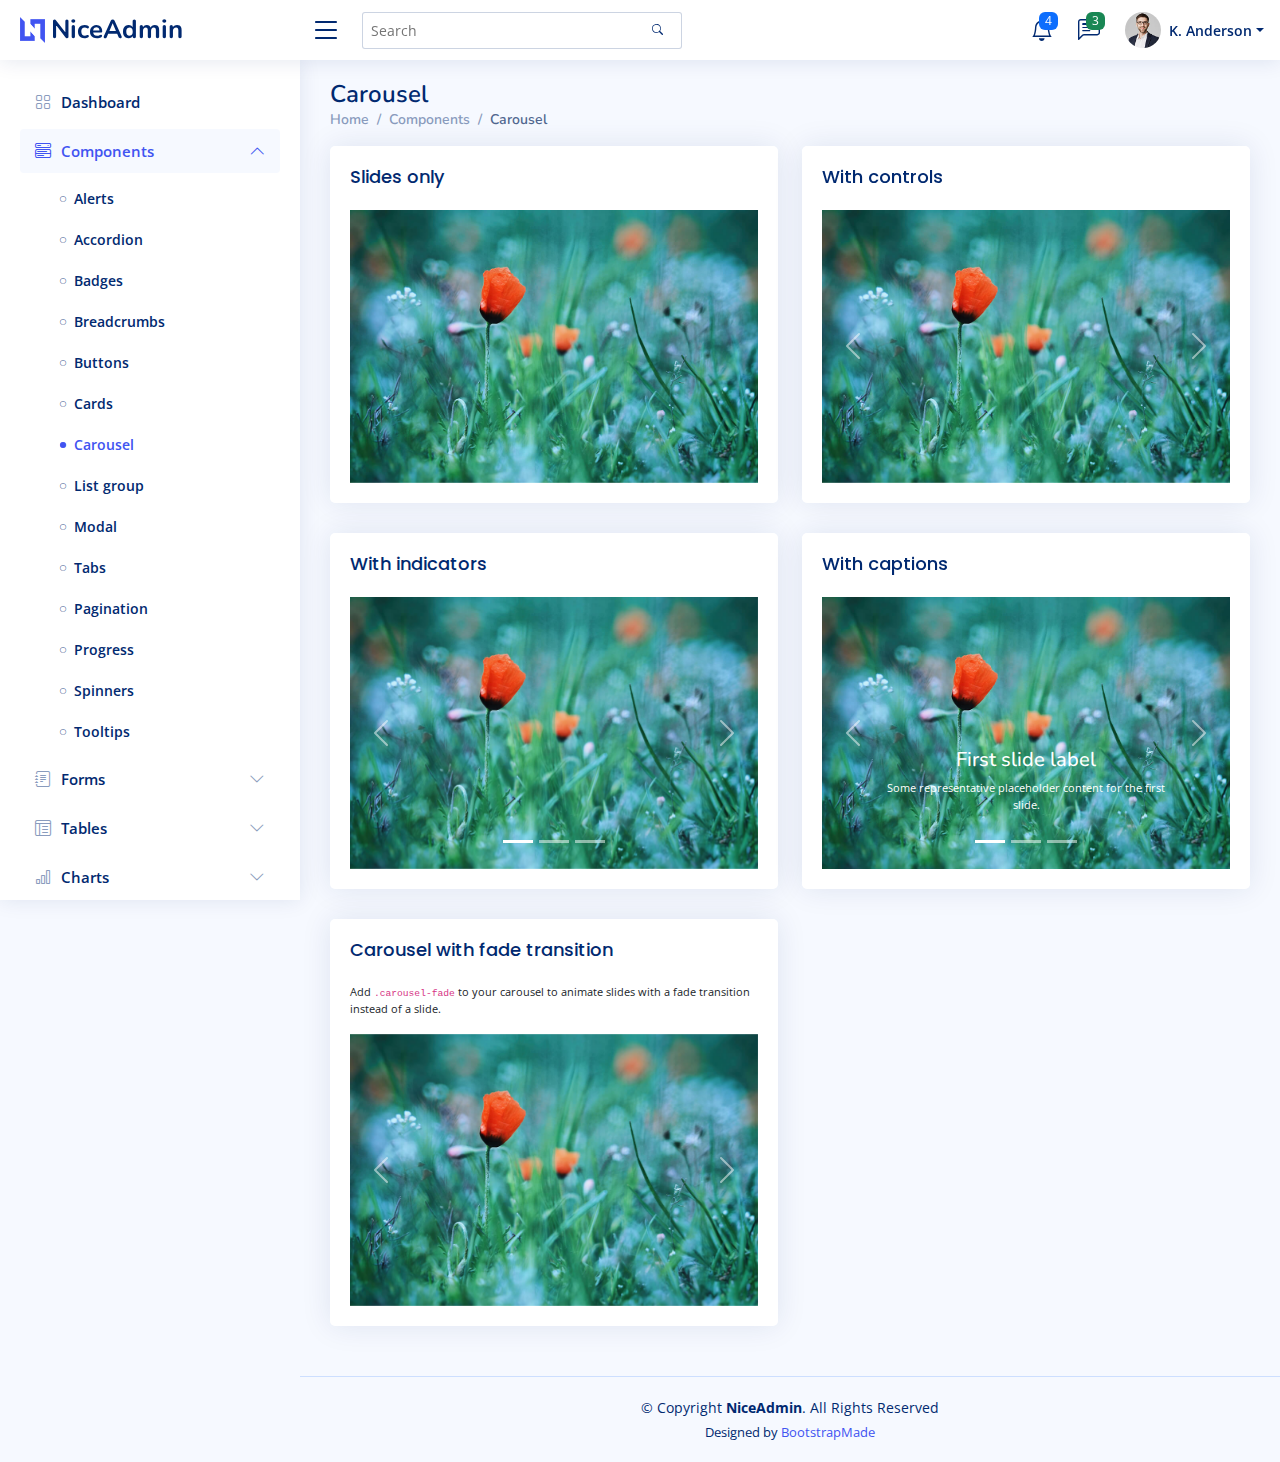
<file: components-carousel.html>
<!DOCTYPE html>
<html lang="en">

<head>
  <meta charset="utf-8">
  <meta content="width=device-width, initial-scale=1.0" name="viewport">

  <title>Components / Carousel - NiceAdmin Bootstrap Template</title>
  <meta content="" name="description">
  <meta content="" name="keywords">

  <!-- Favicons -->
  <link href="assets/img/favicon.png" rel="icon">
  <link href="assets/img/apple-touch-icon.png" rel="apple-touch-icon">

  <!-- Google Fonts -->
  <link href="https://fonts.gstatic.com" rel="preconnect">
  <link href="https://fonts.googleapis.com/css?family=Open+Sans:300,300i,400,400i,600,600i,700,700i|Nunito:300,300i,400,400i,600,600i,700,700i|Poppins:300,300i,400,400i,500,500i,600,600i,700,700i" rel="stylesheet">

  <!-- Vendor CSS Files -->
  <link href="assets/vendor/bootstrap/css/bootstrap.min.css" rel="stylesheet">
  <link href="assets/vendor/bootstrap-icons/bootstrap-icons.css" rel="stylesheet">
  <link href="assets/vendor/boxicons/css/boxicons.min.css" rel="stylesheet">
  <link href="assets/vendor/quill/quill.snow.css" rel="stylesheet">
  <link href="assets/vendor/quill/quill.bubble.css" rel="stylesheet">
  <link href="assets/vendor/remixicon/remixicon.css" rel="stylesheet">
  <link href="assets/vendor/simple-datatables/style.css" rel="stylesheet">

  <!-- Template Main CSS File -->
  <link href="assets/css/style.css" rel="stylesheet">

  <!-- =======================================================
  * Template Name: NiceAdmin
  * Template URL: https://bootstrapmade.com/nice-admin-bootstrap-admin-html-template/
  * Updated: Apr 20 2024 with Bootstrap v5.3.3
  * Author: BootstrapMade.com
  * License: https://bootstrapmade.com/license/
  ======================================================== -->
</head>

<body>

  <!-- ======= Header ======= -->
  <header id="header" class="header fixed-top d-flex align-items-center">

    <div class="d-flex align-items-center justify-content-between">
      <a href="index.html" class="logo d-flex align-items-center">
        <img src="assets/img/logo.png" alt="">
        <span class="d-none d-lg-block">NiceAdmin</span>
      </a>
      <i class="bi bi-list toggle-sidebar-btn"></i>
    </div><!-- End Logo -->

    <div class="search-bar">
      <form class="search-form d-flex align-items-center" method="POST" action="#">
        <input type="text" name="query" placeholder="Search" title="Enter search keyword">
        <button type="submit" title="Search"><i class="bi bi-search"></i></button>
      </form>
    </div><!-- End Search Bar -->

    <nav class="header-nav ms-auto">
      <ul class="d-flex align-items-center">

        <li class="nav-item d-block d-lg-none">
          <a class="nav-link nav-icon search-bar-toggle " href="#">
            <i class="bi bi-search"></i>
          </a>
        </li><!-- End Search Icon-->

        <li class="nav-item dropdown">

          <a class="nav-link nav-icon" href="#" data-bs-toggle="dropdown">
            <i class="bi bi-bell"></i>
            <span class="badge bg-primary badge-number">4</span>
          </a><!-- End Notification Icon -->

          <ul class="dropdown-menu dropdown-menu-end dropdown-menu-arrow notifications">
            <li class="dropdown-header">
              You have 4 new notifications
              <a href="#"><span class="badge rounded-pill bg-primary p-2 ms-2">View all</span></a>
            </li>
            <li>
              <hr class="dropdown-divider">
            </li>

            <li class="notification-item">
              <i class="bi bi-exclamation-circle text-warning"></i>
              <div>
                <h4>Lorem Ipsum</h4>
                <p>Quae dolorem earum veritatis oditseno</p>
                <p>30 min. ago</p>
              </div>
            </li>

            <li>
              <hr class="dropdown-divider">
            </li>

            <li class="notification-item">
              <i class="bi bi-x-circle text-danger"></i>
              <div>
                <h4>Atque rerum nesciunt</h4>
                <p>Quae dolorem earum veritatis oditseno</p>
                <p>1 hr. ago</p>
              </div>
            </li>

            <li>
              <hr class="dropdown-divider">
            </li>

            <li class="notification-item">
              <i class="bi bi-check-circle text-success"></i>
              <div>
                <h4>Sit rerum fuga</h4>
                <p>Quae dolorem earum veritatis oditseno</p>
                <p>2 hrs. ago</p>
              </div>
            </li>

            <li>
              <hr class="dropdown-divider">
            </li>

            <li class="notification-item">
              <i class="bi bi-info-circle text-primary"></i>
              <div>
                <h4>Dicta reprehenderit</h4>
                <p>Quae dolorem earum veritatis oditseno</p>
                <p>4 hrs. ago</p>
              </div>
            </li>

            <li>
              <hr class="dropdown-divider">
            </li>
            <li class="dropdown-footer">
              <a href="#">Show all notifications</a>
            </li>

          </ul><!-- End Notification Dropdown Items -->

        </li><!-- End Notification Nav -->

        <li class="nav-item dropdown">

          <a class="nav-link nav-icon" href="#" data-bs-toggle="dropdown">
            <i class="bi bi-chat-left-text"></i>
            <span class="badge bg-success badge-number">3</span>
          </a><!-- End Messages Icon -->

          <ul class="dropdown-menu dropdown-menu-end dropdown-menu-arrow messages">
            <li class="dropdown-header">
              You have 3 new messages
              <a href="#"><span class="badge rounded-pill bg-primary p-2 ms-2">View all</span></a>
            </li>
            <li>
              <hr class="dropdown-divider">
            </li>

            <li class="message-item">
              <a href="#">
                <img src="assets/img/messages-1.jpg" alt="" class="rounded-circle">
                <div>
                  <h4>Maria Hudson</h4>
                  <p>Velit asperiores et ducimus soluta repudiandae labore officia est ut...</p>
                  <p>4 hrs. ago</p>
                </div>
              </a>
            </li>
            <li>
              <hr class="dropdown-divider">
            </li>

            <li class="message-item">
              <a href="#">
                <img src="assets/img/messages-2.jpg" alt="" class="rounded-circle">
                <div>
                  <h4>Anna Nelson</h4>
                  <p>Velit asperiores et ducimus soluta repudiandae labore officia est ut...</p>
                  <p>6 hrs. ago</p>
                </div>
              </a>
            </li>
            <li>
              <hr class="dropdown-divider">
            </li>

            <li class="message-item">
              <a href="#">
                <img src="assets/img/messages-3.jpg" alt="" class="rounded-circle">
                <div>
                  <h4>David Muldon</h4>
                  <p>Velit asperiores et ducimus soluta repudiandae labore officia est ut...</p>
                  <p>8 hrs. ago</p>
                </div>
              </a>
            </li>
            <li>
              <hr class="dropdown-divider">
            </li>

            <li class="dropdown-footer">
              <a href="#">Show all messages</a>
            </li>

          </ul><!-- End Messages Dropdown Items -->

        </li><!-- End Messages Nav -->

        <li class="nav-item dropdown pe-3">

          <a class="nav-link nav-profile d-flex align-items-center pe-0" href="#" data-bs-toggle="dropdown">
            <img src="assets/img/profile-img.jpg" alt="Profile" class="rounded-circle">
            <span class="d-none d-md-block dropdown-toggle ps-2">K. Anderson</span>
          </a><!-- End Profile Iamge Icon -->

          <ul class="dropdown-menu dropdown-menu-end dropdown-menu-arrow profile">
            <li class="dropdown-header">
              <h6>Kevin Anderson</h6>
              <span>Web Designer</span>
            </li>
            <li>
              <hr class="dropdown-divider">
            </li>

            <li>
              <a class="dropdown-item d-flex align-items-center" href="users-profile.html">
                <i class="bi bi-person"></i>
                <span>My Profile</span>
              </a>
            </li>
            <li>
              <hr class="dropdown-divider">
            </li>

            <li>
              <a class="dropdown-item d-flex align-items-center" href="users-profile.html">
                <i class="bi bi-gear"></i>
                <span>Account Settings</span>
              </a>
            </li>
            <li>
              <hr class="dropdown-divider">
            </li>

            <li>
              <a class="dropdown-item d-flex align-items-center" href="pages-faq.html">
                <i class="bi bi-question-circle"></i>
                <span>Need Help?</span>
              </a>
            </li>
            <li>
              <hr class="dropdown-divider">
            </li>

            <li>
              <a class="dropdown-item d-flex align-items-center" href="#">
                <i class="bi bi-box-arrow-right"></i>
                <span>Sign Out</span>
              </a>
            </li>

          </ul><!-- End Profile Dropdown Items -->
        </li><!-- End Profile Nav -->

      </ul>
    </nav><!-- End Icons Navigation -->

  </header><!-- End Header -->

  <!-- ======= Sidebar ======= -->
  <aside id="sidebar" class="sidebar">

    <ul class="sidebar-nav" id="sidebar-nav">

      <li class="nav-item">
        <a class="nav-link collapsed" href="index.html">
          <i class="bi bi-grid"></i>
          <span>Dashboard</span>
        </a>
      </li><!-- End Dashboard Nav -->

      <li class="nav-item">
        <a class="nav-link " data-bs-target="#components-nav" data-bs-toggle="collapse" href="#">
          <i class="bi bi-menu-button-wide"></i><span>Components</span><i class="bi bi-chevron-down ms-auto"></i>
        </a>
        <ul id="components-nav" class="nav-content collapse show" data-bs-parent="#sidebar-nav">
          <li>
            <a href="components-alerts.html">
              <i class="bi bi-circle"></i><span>Alerts</span>
            </a>
          </li>
          <li>
            <a href="components-accordion.html">
              <i class="bi bi-circle"></i><span>Accordion</span>
            </a>
          </li>
          <li>
            <a href="components-badges.html">
              <i class="bi bi-circle"></i><span>Badges</span>
            </a>
          </li>
          <li>
            <a href="components-breadcrumbs.html">
              <i class="bi bi-circle"></i><span>Breadcrumbs</span>
            </a>
          </li>
          <li>
            <a href="components-buttons.html">
              <i class="bi bi-circle"></i><span>Buttons</span>
            </a>
          </li>
          <li>
            <a href="components-cards.html">
              <i class="bi bi-circle"></i><span>Cards</span>
            </a>
          </li>
          <li>
            <a href="components-carousel.html" class="active">
              <i class="bi bi-circle"></i><span>Carousel</span>
            </a>
          </li>
          <li>
            <a href="components-list-group.html">
              <i class="bi bi-circle"></i><span>List group</span>
            </a>
          </li>
          <li>
            <a href="components-modal.html">
              <i class="bi bi-circle"></i><span>Modal</span>
            </a>
          </li>
          <li>
            <a href="components-tabs.html">
              <i class="bi bi-circle"></i><span>Tabs</span>
            </a>
          </li>
          <li>
            <a href="components-pagination.html">
              <i class="bi bi-circle"></i><span>Pagination</span>
            </a>
          </li>
          <li>
            <a href="components-progress.html">
              <i class="bi bi-circle"></i><span>Progress</span>
            </a>
          </li>
          <li>
            <a href="components-spinners.html">
              <i class="bi bi-circle"></i><span>Spinners</span>
            </a>
          </li>
          <li>
            <a href="components-tooltips.html">
              <i class="bi bi-circle"></i><span>Tooltips</span>
            </a>
          </li>
        </ul>
      </li><!-- End Components Nav -->

      <li class="nav-item">
        <a class="nav-link collapsed" data-bs-target="#forms-nav" data-bs-toggle="collapse" href="#">
          <i class="bi bi-journal-text"></i><span>Forms</span><i class="bi bi-chevron-down ms-auto"></i>
        </a>
        <ul id="forms-nav" class="nav-content collapse " data-bs-parent="#sidebar-nav">
          <li>
            <a href="forms-elements.html">
              <i class="bi bi-circle"></i><span>Form Elements</span>
            </a>
          </li>
          <li>
            <a href="forms-layouts.html">
              <i class="bi bi-circle"></i><span>Form Layouts</span>
            </a>
          </li>
          <li>
            <a href="forms-editors.html">
              <i class="bi bi-circle"></i><span>Form Editors</span>
            </a>
          </li>
          <li>
            <a href="forms-validation.html">
              <i class="bi bi-circle"></i><span>Form Validation</span>
            </a>
          </li>
        </ul>
      </li><!-- End Forms Nav -->

      <li class="nav-item">
        <a class="nav-link collapsed" data-bs-target="#tables-nav" data-bs-toggle="collapse" href="#">
          <i class="bi bi-layout-text-window-reverse"></i><span>Tables</span><i class="bi bi-chevron-down ms-auto"></i>
        </a>
        <ul id="tables-nav" class="nav-content collapse " data-bs-parent="#sidebar-nav">
          <li>
            <a href="tables-general.html">
              <i class="bi bi-circle"></i><span>General Tables</span>
            </a>
          </li>
          <li>
            <a href="tables-data.html">
              <i class="bi bi-circle"></i><span>Data Tables</span>
            </a>
          </li>
        </ul>
      </li><!-- End Tables Nav -->

      <li class="nav-item">
        <a class="nav-link collapsed" data-bs-target="#charts-nav" data-bs-toggle="collapse" href="#">
          <i class="bi bi-bar-chart"></i><span>Charts</span><i class="bi bi-chevron-down ms-auto"></i>
        </a>
        <ul id="charts-nav" class="nav-content collapse " data-bs-parent="#sidebar-nav">
          <li>
            <a href="charts-chartjs.html">
              <i class="bi bi-circle"></i><span>Chart.js</span>
            </a>
          </li>
          <li>
            <a href="charts-apexcharts.html">
              <i class="bi bi-circle"></i><span>ApexCharts</span>
            </a>
          </li>
          <li>
            <a href="charts-echarts.html">
              <i class="bi bi-circle"></i><span>ECharts</span>
            </a>
          </li>
        </ul>
      </li><!-- End Charts Nav -->

      <li class="nav-item">
        <a class="nav-link collapsed" data-bs-target="#icons-nav" data-bs-toggle="collapse" href="#">
          <i class="bi bi-gem"></i><span>Icons</span><i class="bi bi-chevron-down ms-auto"></i>
        </a>
        <ul id="icons-nav" class="nav-content collapse " data-bs-parent="#sidebar-nav">
          <li>
            <a href="icons-bootstrap.html">
              <i class="bi bi-circle"></i><span>Bootstrap Icons</span>
            </a>
          </li>
          <li>
            <a href="icons-remix.html">
              <i class="bi bi-circle"></i><span>Remix Icons</span>
            </a>
          </li>
          <li>
            <a href="icons-boxicons.html">
              <i class="bi bi-circle"></i><span>Boxicons</span>
            </a>
          </li>
        </ul>
      </li><!-- End Icons Nav -->

      <li class="nav-heading">Pages</li>

      <li class="nav-item">
        <a class="nav-link collapsed" href="users-profile.html">
          <i class="bi bi-person"></i>
          <span>Profile</span>
        </a>
      </li><!-- End Profile Page Nav -->

      <li class="nav-item">
        <a class="nav-link collapsed" href="pages-faq.html">
          <i class="bi bi-question-circle"></i>
          <span>F.A.Q</span>
        </a>
      </li><!-- End F.A.Q Page Nav -->

      <li class="nav-item">
        <a class="nav-link collapsed" href="pages-contact.html">
          <i class="bi bi-envelope"></i>
          <span>Contact</span>
        </a>
      </li><!-- End Contact Page Nav -->

      <li class="nav-item">
        <a class="nav-link collapsed" href="pages-register.html">
          <i class="bi bi-card-list"></i>
          <span>Register</span>
        </a>
      </li><!-- End Register Page Nav -->

      <li class="nav-item">
        <a class="nav-link collapsed" href="pages-login.html">
          <i class="bi bi-box-arrow-in-right"></i>
          <span>Login</span>
        </a>
      </li><!-- End Login Page Nav -->

      <li class="nav-item">
        <a class="nav-link collapsed" href="pages-error-404.html">
          <i class="bi bi-dash-circle"></i>
          <span>Error 404</span>
        </a>
      </li><!-- End Error 404 Page Nav -->

      <li class="nav-item">
        <a class="nav-link collapsed" href="pages-blank.html">
          <i class="bi bi-file-earmark"></i>
          <span>Blank</span>
        </a>
      </li><!-- End Blank Page Nav -->

    </ul>

  </aside><!-- End Sidebar-->

  <main id="main" class="main">

    <div class="pagetitle">
      <h1>Carousel</h1>
      <nav>
        <ol class="breadcrumb">
          <li class="breadcrumb-item"><a href="index.html">Home</a></li>
          <li class="breadcrumb-item">Components</li>
          <li class="breadcrumb-item active">Carousel</li>
        </ol>
      </nav>
    </div><!-- End Page Title -->

    <section class="section">
      <div class="row">
        <div class="col-lg-6">

          <div class="card">
            <div class="card-body">
              <h5 class="card-title">Slides only</h5>

              <!-- Slides only carousel -->
              <div id="carouselExampleSlidesOnly" class="carousel slide" data-bs-ride="carousel">
                <div class="carousel-inner">
                  <div class="carousel-item active">
                    <img src="assets/img/slides-1.jpg" class="d-block w-100" alt="...">
                  </div>
                  <div class="carousel-item">
                    <img src="assets/img/slides-2.jpg" class="d-block w-100" alt="...">
                  </div>
                  <div class="carousel-item">
                    <img src="assets/img/slides-3.jpg" class="d-block w-100" alt="...">
                  </div>
                </div>
              </div><!-- End Slides only carousel-->

            </div>
          </div>

          <div class="card">
            <div class="card-body">
              <h5 class="card-title">With indicators</h5>

              <!-- Slides with indicators -->
              <div id="carouselExampleIndicators" class="carousel slide" data-bs-ride="carousel">
                <div class="carousel-indicators">
                  <button type="button" data-bs-target="#carouselExampleIndicators" data-bs-slide-to="0" class="active" aria-current="true" aria-label="Slide 1"></button>
                  <button type="button" data-bs-target="#carouselExampleIndicators" data-bs-slide-to="1" aria-label="Slide 2"></button>
                  <button type="button" data-bs-target="#carouselExampleIndicators" data-bs-slide-to="2" aria-label="Slide 3"></button>
                </div>
                <div class="carousel-inner">
                  <div class="carousel-item active">
                    <img src="assets/img/slides-1.jpg" class="d-block w-100" alt="...">
                  </div>
                  <div class="carousel-item">
                    <img src="assets/img/slides-2.jpg" class="d-block w-100" alt="...">
                  </div>
                  <div class="carousel-item">
                    <img src="assets/img/slides-3.jpg" class="d-block w-100" alt="...">
                  </div>
                </div>

                <button class="carousel-control-prev" type="button" data-bs-target="#carouselExampleIndicators" data-bs-slide="prev">
                  <span class="carousel-control-prev-icon" aria-hidden="true"></span>
                  <span class="visually-hidden">Previous</span>
                </button>
                <button class="carousel-control-next" type="button" data-bs-target="#carouselExampleIndicators" data-bs-slide="next">
                  <span class="carousel-control-next-icon" aria-hidden="true"></span>
                  <span class="visually-hidden">Next</span>
                </button>

              </div><!-- End Slides with indicators -->

            </div>
          </div>

          <div class="card">
            <div class="card-body">
              <h5 class="card-title">Carousel with fade transition</h5>
              <p>Add <code>.carousel-fade</code> to your carousel to animate slides with a fade transition instead of a slide.</p>

              <!-- Slides with fade transition -->
              <div id="carouselExampleFade" class="carousel slide carousel-fade" data-bs-ride="carousel">
                <div class="carousel-inner">
                  <div class="carousel-item active">
                    <img src="assets/img/slides-1.jpg" class="d-block w-100" alt="...">
                  </div>
                  <div class="carousel-item">
                    <img src="assets/img/slides-2.jpg" class="d-block w-100" alt="...">
                  </div>
                  <div class="carousel-item">
                    <img src="assets/img/slides-3.jpg" class="d-block w-100" alt="...">
                  </div>
                </div>

                <button class="carousel-control-prev" type="button" data-bs-target="#carouselExampleFade" data-bs-slide="prev">
                  <span class="carousel-control-prev-icon" aria-hidden="true"></span>
                  <span class="visually-hidden">Previous</span>
                </button>
                <button class="carousel-control-next" type="button" data-bs-target="#carouselExampleFade" data-bs-slide="next">
                  <span class="carousel-control-next-icon" aria-hidden="true"></span>
                  <span class="visually-hidden">Next</span>
                </button>

              </div><!-- End Slides with fade transition -->

            </div>
          </div>

        </div>

        <div class="col-lg-6">

          <div class="card">
            <div class="card-body">
              <h5 class="card-title">With controls</h5>

              <!-- Slides with controls -->
              <div id="carouselExampleControls" class="carousel slide" data-bs-ride="carousel">
                <div class="carousel-inner">
                  <div class="carousel-item active">
                    <img src="assets/img/slides-1.jpg" class="d-block w-100" alt="...">
                  </div>
                  <div class="carousel-item">
                    <img src="assets/img/slides-2.jpg" class="d-block w-100" alt="...">
                  </div>
                  <div class="carousel-item">
                    <img src="assets/img/slides-3.jpg" class="d-block w-100" alt="...">
                  </div>
                </div>

                <button class="carousel-control-prev" type="button" data-bs-target="#carouselExampleControls" data-bs-slide="prev">
                  <span class="carousel-control-prev-icon" aria-hidden="true"></span>
                  <span class="visually-hidden">Previous</span>
                </button>
                <button class="carousel-control-next" type="button" data-bs-target="#carouselExampleControls" data-bs-slide="next">
                  <span class="carousel-control-next-icon" aria-hidden="true"></span>
                  <span class="visually-hidden">Next</span>
                </button>

              </div><!-- End Slides with controls -->

            </div>
          </div>

          <div class="card">
            <div class="card-body">
              <h5 class="card-title">With captions</h5>

              <!-- Slides with captions -->
              <div id="carouselExampleCaptions" class="carousel slide" data-bs-ride="carousel">
                <div class="carousel-indicators">
                  <button type="button" data-bs-target="#carouselExampleCaptions" data-bs-slide-to="0" class="active" aria-current="true" aria-label="Slide 1"></button>
                  <button type="button" data-bs-target="#carouselExampleCaptions" data-bs-slide-to="1" aria-label="Slide 2"></button>
                  <button type="button" data-bs-target="#carouselExampleCaptions" data-bs-slide-to="2" aria-label="Slide 3"></button>
                </div>
                <div class="carousel-inner">
                  <div class="carousel-item active">
                    <img src="assets/img/slides-1.jpg" class="d-block w-100" alt="...">
                    <div class="carousel-caption d-none d-md-block">
                      <h5>First slide label</h5>
                      <p>Some representative placeholder content for the first slide.</p>
                    </div>
                  </div>
                  <div class="carousel-item">
                    <img src="assets/img/slides-2.jpg" class="d-block w-100" alt="...">
                    <div class="carousel-caption d-none d-md-block">
                      <h5>Second slide label</h5>
                      <p>Some representative placeholder content for the second slide.</p>
                    </div>
                  </div>
                  <div class="carousel-item">
                    <img src="assets/img/slides-3.jpg" class="d-block w-100" alt="...">
                    <div class="carousel-caption d-none d-md-block">
                      <h5>Third slide label</h5>
                      <p>Some representative placeholder content for the third slide.</p>
                    </div>
                  </div>
                </div>

                <button class="carousel-control-prev" type="button" data-bs-target="#carouselExampleCaptions" data-bs-slide="prev">
                  <span class="carousel-control-prev-icon" aria-hidden="true"></span>
                  <span class="visually-hidden">Previous</span>
                </button>
                <button class="carousel-control-next" type="button" data-bs-target="#carouselExampleCaptions" data-bs-slide="next">
                  <span class="carousel-control-next-icon" aria-hidden="true"></span>
                  <span class="visually-hidden">Next</span>
                </button>

              </div><!-- End Slides with captions -->

            </div>
          </div>

        </div>
      </div>
    </section>

  </main><!-- End #main -->

  <!-- ======= Footer ======= -->
  <footer id="footer" class="footer">
    <div class="copyright">
      &copy; Copyright <strong><span>NiceAdmin</span></strong>. All Rights Reserved
    </div>
    <div class="credits">
      <!-- All the links in the footer should remain intact. -->
      <!-- You can delete the links only if you purchased the pro version. -->
      <!-- Licensing information: https://bootstrapmade.com/license/ -->
      <!-- Purchase the pro version with working PHP/AJAX contact form: https://bootstrapmade.com/nice-admin-bootstrap-admin-html-template/ -->
      Designed by <a href="https://bootstrapmade.com/">BootstrapMade</a>
    </div>
  </footer><!-- End Footer -->

  <a href="#" class="back-to-top d-flex align-items-center justify-content-center"><i class="bi bi-arrow-up-short"></i></a>

  <!-- Vendor JS Files -->
  <script src="assets/vendor/apexcharts/apexcharts.min.js"></script>
  <script src="assets/vendor/bootstrap/js/bootstrap.bundle.min.js"></script>
  <script src="assets/vendor/chart.js/chart.umd.js"></script>
  <script src="assets/vendor/echarts/echarts.min.js"></script>
  <script src="assets/vendor/quill/quill.js"></script>
  <script src="assets/vendor/simple-datatables/simple-datatables.js"></script>
  <script src="assets/vendor/tinymce/tinymce.min.js"></script>
  <script src="assets/vendor/php-email-form/validate.js"></script>

  <!-- Template Main JS File -->
  <script src="assets/js/main.js"></script>

</body>

</html>
</file>
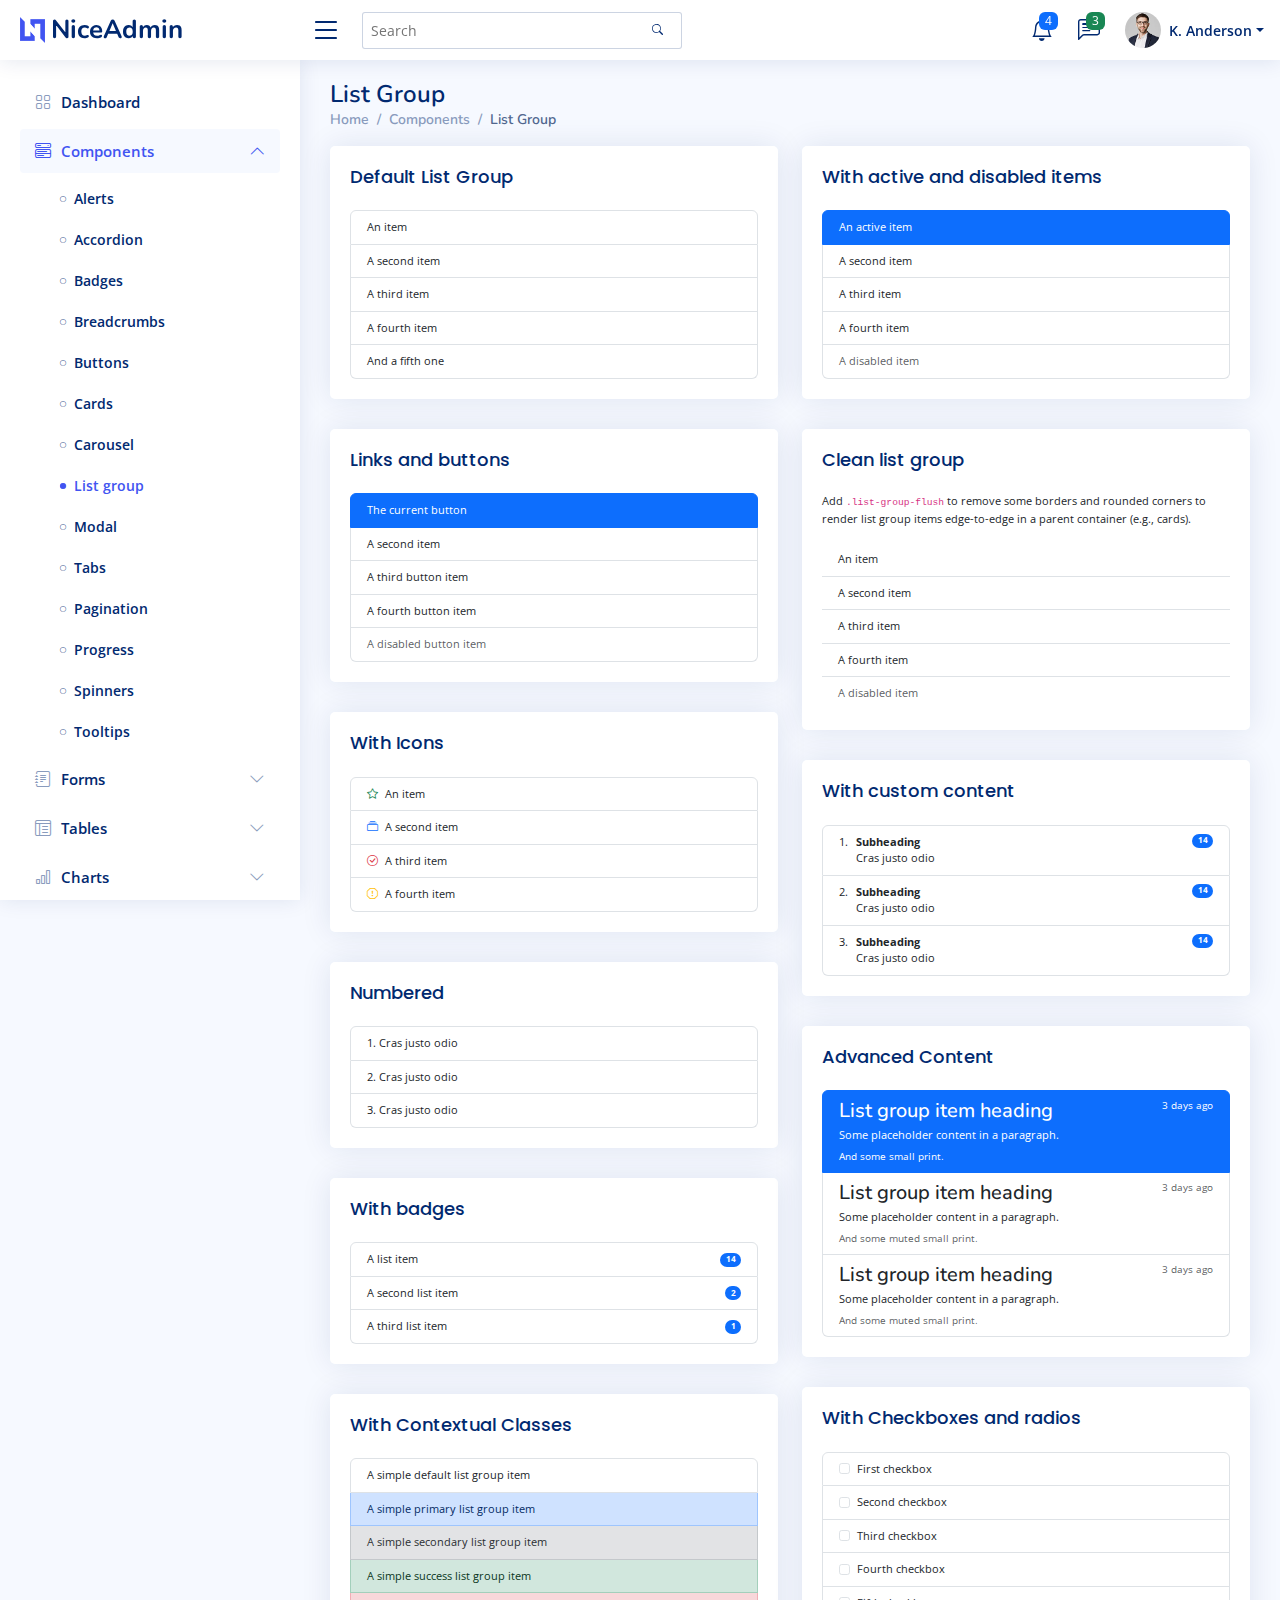
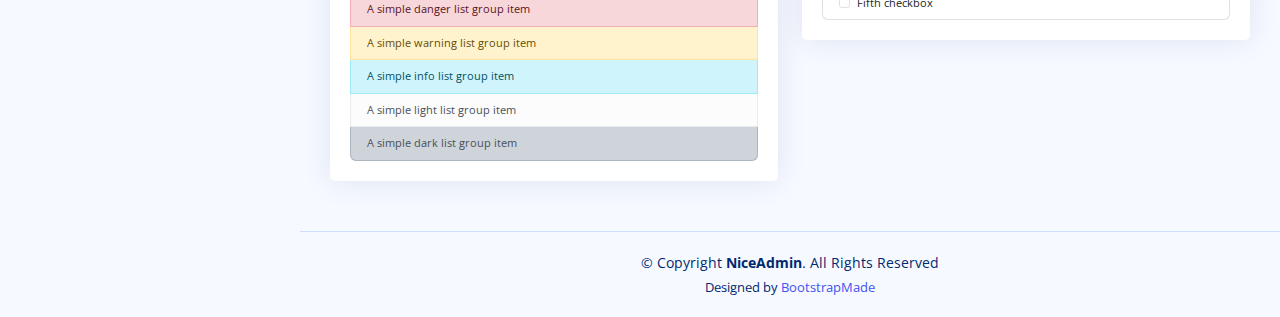
<file: components-list-group.html>
<!DOCTYPE html>
<html lang="en">

<head>
  <meta charset="utf-8">
  <meta content="width=device-width, initial-scale=1.0" name="viewport">

  <title>Components / List Group - NiceAdmin Bootstrap Template</title>
  <meta content="" name="description">
  <meta content="" name="keywords">

  <!-- Favicons -->
  <link href="assets/img/favicon.png" rel="icon">
  <link href="assets/img/apple-touch-icon.png" rel="apple-touch-icon">

  <!-- Google Fonts -->
  <link href="https://fonts.gstatic.com" rel="preconnect">
  <link href="https://fonts.googleapis.com/css?family=Open+Sans:300,300i,400,400i,600,600i,700,700i|Nunito:300,300i,400,400i,600,600i,700,700i|Poppins:300,300i,400,400i,500,500i,600,600i,700,700i" rel="stylesheet">

  <!-- Vendor CSS Files -->
  <link href="assets/vendor/bootstrap/css/bootstrap.min.css" rel="stylesheet">
  <link href="assets/vendor/bootstrap-icons/bootstrap-icons.css" rel="stylesheet">
  <link href="assets/vendor/boxicons/css/boxicons.min.css" rel="stylesheet">
  <link href="assets/vendor/quill/quill.snow.css" rel="stylesheet">
  <link href="assets/vendor/quill/quill.bubble.css" rel="stylesheet">
  <link href="assets/vendor/remixicon/remixicon.css" rel="stylesheet">
  <link href="assets/vendor/simple-datatables/style.css" rel="stylesheet">

  <!-- Template Main CSS File -->
  <link href="assets/css/style.css" rel="stylesheet">

  <!-- =======================================================
  * Template Name: NiceAdmin
  * Template URL: https://bootstrapmade.com/nice-admin-bootstrap-admin-html-template/
  * Updated: Apr 20 2024 with Bootstrap v5.3.3
  * Author: BootstrapMade.com
  * License: https://bootstrapmade.com/license/
  ======================================================== -->
</head>

<body>

  <!-- ======= Header ======= -->
  <header id="header" class="header fixed-top d-flex align-items-center">

    <div class="d-flex align-items-center justify-content-between">
      <a href="index.html" class="logo d-flex align-items-center">
        <img src="assets/img/logo.png" alt="">
        <span class="d-none d-lg-block">NiceAdmin</span>
      </a>
      <i class="bi bi-list toggle-sidebar-btn"></i>
    </div><!-- End Logo -->

    <div class="search-bar">
      <form class="search-form d-flex align-items-center" method="POST" action="#">
        <input type="text" name="query" placeholder="Search" title="Enter search keyword">
        <button type="submit" title="Search"><i class="bi bi-search"></i></button>
      </form>
    </div><!-- End Search Bar -->

    <nav class="header-nav ms-auto">
      <ul class="d-flex align-items-center">

        <li class="nav-item d-block d-lg-none">
          <a class="nav-link nav-icon search-bar-toggle " href="#">
            <i class="bi bi-search"></i>
          </a>
        </li><!-- End Search Icon-->

        <li class="nav-item dropdown">

          <a class="nav-link nav-icon" href="#" data-bs-toggle="dropdown">
            <i class="bi bi-bell"></i>
            <span class="badge bg-primary badge-number">4</span>
          </a><!-- End Notification Icon -->

          <ul class="dropdown-menu dropdown-menu-end dropdown-menu-arrow notifications">
            <li class="dropdown-header">
              You have 4 new notifications
              <a href="#"><span class="badge rounded-pill bg-primary p-2 ms-2">View all</span></a>
            </li>
            <li>
              <hr class="dropdown-divider">
            </li>

            <li class="notification-item">
              <i class="bi bi-exclamation-circle text-warning"></i>
              <div>
                <h4>Lorem Ipsum</h4>
                <p>Quae dolorem earum veritatis oditseno</p>
                <p>30 min. ago</p>
              </div>
            </li>

            <li>
              <hr class="dropdown-divider">
            </li>

            <li class="notification-item">
              <i class="bi bi-x-circle text-danger"></i>
              <div>
                <h4>Atque rerum nesciunt</h4>
                <p>Quae dolorem earum veritatis oditseno</p>
                <p>1 hr. ago</p>
              </div>
            </li>

            <li>
              <hr class="dropdown-divider">
            </li>

            <li class="notification-item">
              <i class="bi bi-check-circle text-success"></i>
              <div>
                <h4>Sit rerum fuga</h4>
                <p>Quae dolorem earum veritatis oditseno</p>
                <p>2 hrs. ago</p>
              </div>
            </li>

            <li>
              <hr class="dropdown-divider">
            </li>

            <li class="notification-item">
              <i class="bi bi-info-circle text-primary"></i>
              <div>
                <h4>Dicta reprehenderit</h4>
                <p>Quae dolorem earum veritatis oditseno</p>
                <p>4 hrs. ago</p>
              </div>
            </li>

            <li>
              <hr class="dropdown-divider">
            </li>
            <li class="dropdown-footer">
              <a href="#">Show all notifications</a>
            </li>

          </ul><!-- End Notification Dropdown Items -->

        </li><!-- End Notification Nav -->

        <li class="nav-item dropdown">

          <a class="nav-link nav-icon" href="#" data-bs-toggle="dropdown">
            <i class="bi bi-chat-left-text"></i>
            <span class="badge bg-success badge-number">3</span>
          </a><!-- End Messages Icon -->

          <ul class="dropdown-menu dropdown-menu-end dropdown-menu-arrow messages">
            <li class="dropdown-header">
              You have 3 new messages
              <a href="#"><span class="badge rounded-pill bg-primary p-2 ms-2">View all</span></a>
            </li>
            <li>
              <hr class="dropdown-divider">
            </li>

            <li class="message-item">
              <a href="#">
                <img src="assets/img/messages-1.jpg" alt="" class="rounded-circle">
                <div>
                  <h4>Maria Hudson</h4>
                  <p>Velit asperiores et ducimus soluta repudiandae labore officia est ut...</p>
                  <p>4 hrs. ago</p>
                </div>
              </a>
            </li>
            <li>
              <hr class="dropdown-divider">
            </li>

            <li class="message-item">
              <a href="#">
                <img src="assets/img/messages-2.jpg" alt="" class="rounded-circle">
                <div>
                  <h4>Anna Nelson</h4>
                  <p>Velit asperiores et ducimus soluta repudiandae labore officia est ut...</p>
                  <p>6 hrs. ago</p>
                </div>
              </a>
            </li>
            <li>
              <hr class="dropdown-divider">
            </li>

            <li class="message-item">
              <a href="#">
                <img src="assets/img/messages-3.jpg" alt="" class="rounded-circle">
                <div>
                  <h4>David Muldon</h4>
                  <p>Velit asperiores et ducimus soluta repudiandae labore officia est ut...</p>
                  <p>8 hrs. ago</p>
                </div>
              </a>
            </li>
            <li>
              <hr class="dropdown-divider">
            </li>

            <li class="dropdown-footer">
              <a href="#">Show all messages</a>
            </li>

          </ul><!-- End Messages Dropdown Items -->

        </li><!-- End Messages Nav -->

        <li class="nav-item dropdown pe-3">

          <a class="nav-link nav-profile d-flex align-items-center pe-0" href="#" data-bs-toggle="dropdown">
            <img src="assets/img/profile-img.jpg" alt="Profile" class="rounded-circle">
            <span class="d-none d-md-block dropdown-toggle ps-2">K. Anderson</span>
          </a><!-- End Profile Iamge Icon -->

          <ul class="dropdown-menu dropdown-menu-end dropdown-menu-arrow profile">
            <li class="dropdown-header">
              <h6>Kevin Anderson</h6>
              <span>Web Designer</span>
            </li>
            <li>
              <hr class="dropdown-divider">
            </li>

            <li>
              <a class="dropdown-item d-flex align-items-center" href="users-profile.html">
                <i class="bi bi-person"></i>
                <span>My Profile</span>
              </a>
            </li>
            <li>
              <hr class="dropdown-divider">
            </li>

            <li>
              <a class="dropdown-item d-flex align-items-center" href="users-profile.html">
                <i class="bi bi-gear"></i>
                <span>Account Settings</span>
              </a>
            </li>
            <li>
              <hr class="dropdown-divider">
            </li>

            <li>
              <a class="dropdown-item d-flex align-items-center" href="pages-faq.html">
                <i class="bi bi-question-circle"></i>
                <span>Need Help?</span>
              </a>
            </li>
            <li>
              <hr class="dropdown-divider">
            </li>

            <li>
              <a class="dropdown-item d-flex align-items-center" href="#">
                <i class="bi bi-box-arrow-right"></i>
                <span>Sign Out</span>
              </a>
            </li>

          </ul><!-- End Profile Dropdown Items -->
        </li><!-- End Profile Nav -->

      </ul>
    </nav><!-- End Icons Navigation -->

  </header><!-- End Header -->

  <!-- ======= Sidebar ======= -->
  <aside id="sidebar" class="sidebar">

    <ul class="sidebar-nav" id="sidebar-nav">

      <li class="nav-item">
        <a class="nav-link collapsed" href="index.html">
          <i class="bi bi-grid"></i>
          <span>Dashboard</span>
        </a>
      </li><!-- End Dashboard Nav -->

      <li class="nav-item">
        <a class="nav-link " data-bs-target="#components-nav" data-bs-toggle="collapse" href="#">
          <i class="bi bi-menu-button-wide"></i><span>Components</span><i class="bi bi-chevron-down ms-auto"></i>
        </a>
        <ul id="components-nav" class="nav-content collapse show" data-bs-parent="#sidebar-nav">
          <li>
            <a href="components-alerts.html">
              <i class="bi bi-circle"></i><span>Alerts</span>
            </a>
          </li>
          <li>
            <a href="components-accordion.html">
              <i class="bi bi-circle"></i><span>Accordion</span>
            </a>
          </li>
          <li>
            <a href="components-badges.html">
              <i class="bi bi-circle"></i><span>Badges</span>
            </a>
          </li>
          <li>
            <a href="components-breadcrumbs.html">
              <i class="bi bi-circle"></i><span>Breadcrumbs</span>
            </a>
          </li>
          <li>
            <a href="components-buttons.html">
              <i class="bi bi-circle"></i><span>Buttons</span>
            </a>
          </li>
          <li>
            <a href="components-cards.html">
              <i class="bi bi-circle"></i><span>Cards</span>
            </a>
          </li>
          <li>
            <a href="components-carousel.html">
              <i class="bi bi-circle"></i><span>Carousel</span>
            </a>
          </li>
          <li>
            <a href="components-list-group.html" class="active">
              <i class="bi bi-circle"></i><span>List group</span>
            </a>
          </li>
          <li>
            <a href="components-modal.html">
              <i class="bi bi-circle"></i><span>Modal</span>
            </a>
          </li>
          <li>
            <a href="components-tabs.html">
              <i class="bi bi-circle"></i><span>Tabs</span>
            </a>
          </li>
          <li>
            <a href="components-pagination.html">
              <i class="bi bi-circle"></i><span>Pagination</span>
            </a>
          </li>
          <li>
            <a href="components-progress.html">
              <i class="bi bi-circle"></i><span>Progress</span>
            </a>
          </li>
          <li>
            <a href="components-spinners.html">
              <i class="bi bi-circle"></i><span>Spinners</span>
            </a>
          </li>
          <li>
            <a href="components-tooltips.html">
              <i class="bi bi-circle"></i><span>Tooltips</span>
            </a>
          </li>
        </ul>
      </li><!-- End Components Nav -->

      <li class="nav-item">
        <a class="nav-link collapsed" data-bs-target="#forms-nav" data-bs-toggle="collapse" href="#">
          <i class="bi bi-journal-text"></i><span>Forms</span><i class="bi bi-chevron-down ms-auto"></i>
        </a>
        <ul id="forms-nav" class="nav-content collapse " data-bs-parent="#sidebar-nav">
          <li>
            <a href="forms-elements.html">
              <i class="bi bi-circle"></i><span>Form Elements</span>
            </a>
          </li>
          <li>
            <a href="forms-layouts.html">
              <i class="bi bi-circle"></i><span>Form Layouts</span>
            </a>
          </li>
          <li>
            <a href="forms-editors.html">
              <i class="bi bi-circle"></i><span>Form Editors</span>
            </a>
          </li>
          <li>
            <a href="forms-validation.html">
              <i class="bi bi-circle"></i><span>Form Validation</span>
            </a>
          </li>
        </ul>
      </li><!-- End Forms Nav -->

      <li class="nav-item">
        <a class="nav-link collapsed" data-bs-target="#tables-nav" data-bs-toggle="collapse" href="#">
          <i class="bi bi-layout-text-window-reverse"></i><span>Tables</span><i class="bi bi-chevron-down ms-auto"></i>
        </a>
        <ul id="tables-nav" class="nav-content collapse " data-bs-parent="#sidebar-nav">
          <li>
            <a href="tables-general.html">
              <i class="bi bi-circle"></i><span>General Tables</span>
            </a>
          </li>
          <li>
            <a href="tables-data.html">
              <i class="bi bi-circle"></i><span>Data Tables</span>
            </a>
          </li>
        </ul>
      </li><!-- End Tables Nav -->

      <li class="nav-item">
        <a class="nav-link collapsed" data-bs-target="#charts-nav" data-bs-toggle="collapse" href="#">
          <i class="bi bi-bar-chart"></i><span>Charts</span><i class="bi bi-chevron-down ms-auto"></i>
        </a>
        <ul id="charts-nav" class="nav-content collapse " data-bs-parent="#sidebar-nav">
          <li>
            <a href="charts-chartjs.html">
              <i class="bi bi-circle"></i><span>Chart.js</span>
            </a>
          </li>
          <li>
            <a href="charts-apexcharts.html">
              <i class="bi bi-circle"></i><span>ApexCharts</span>
            </a>
          </li>
          <li>
            <a href="charts-echarts.html">
              <i class="bi bi-circle"></i><span>ECharts</span>
            </a>
          </li>
        </ul>
      </li><!-- End Charts Nav -->

      <li class="nav-item">
        <a class="nav-link collapsed" data-bs-target="#icons-nav" data-bs-toggle="collapse" href="#">
          <i class="bi bi-gem"></i><span>Icons</span><i class="bi bi-chevron-down ms-auto"></i>
        </a>
        <ul id="icons-nav" class="nav-content collapse " data-bs-parent="#sidebar-nav">
          <li>
            <a href="icons-bootstrap.html">
              <i class="bi bi-circle"></i><span>Bootstrap Icons</span>
            </a>
          </li>
          <li>
            <a href="icons-remix.html">
              <i class="bi bi-circle"></i><span>Remix Icons</span>
            </a>
          </li>
          <li>
            <a href="icons-boxicons.html">
              <i class="bi bi-circle"></i><span>Boxicons</span>
            </a>
          </li>
        </ul>
      </li><!-- End Icons Nav -->

      <li class="nav-heading">Pages</li>

      <li class="nav-item">
        <a class="nav-link collapsed" href="users-profile.html">
          <i class="bi bi-person"></i>
          <span>Profile</span>
        </a>
      </li><!-- End Profile Page Nav -->

      <li class="nav-item">
        <a class="nav-link collapsed" href="pages-faq.html">
          <i class="bi bi-question-circle"></i>
          <span>F.A.Q</span>
        </a>
      </li><!-- End F.A.Q Page Nav -->

      <li class="nav-item">
        <a class="nav-link collapsed" href="pages-contact.html">
          <i class="bi bi-envelope"></i>
          <span>Contact</span>
        </a>
      </li><!-- End Contact Page Nav -->

      <li class="nav-item">
        <a class="nav-link collapsed" href="pages-register.html">
          <i class="bi bi-card-list"></i>
          <span>Register</span>
        </a>
      </li><!-- End Register Page Nav -->

      <li class="nav-item">
        <a class="nav-link collapsed" href="pages-login.html">
          <i class="bi bi-box-arrow-in-right"></i>
          <span>Login</span>
        </a>
      </li><!-- End Login Page Nav -->

      <li class="nav-item">
        <a class="nav-link collapsed" href="pages-error-404.html">
          <i class="bi bi-dash-circle"></i>
          <span>Error 404</span>
        </a>
      </li><!-- End Error 404 Page Nav -->

      <li class="nav-item">
        <a class="nav-link collapsed" href="pages-blank.html">
          <i class="bi bi-file-earmark"></i>
          <span>Blank</span>
        </a>
      </li><!-- End Blank Page Nav -->

    </ul>

  </aside><!-- End Sidebar-->

  <main id="main" class="main">

    <div class="pagetitle">
      <h1>List Group</h1>
      <nav>
        <ol class="breadcrumb">
          <li class="breadcrumb-item"><a href="index.html">Home</a></li>
          <li class="breadcrumb-item">Components</li>
          <li class="breadcrumb-item active">List Group</li>
        </ol>
      </nav>
    </div><!-- End Page Title -->

    <section class="section">
      <div class="row">
        <div class="col-lg-6">

          <div class="card">
            <div class="card-body">
              <h5 class="card-title">Default List Group</h5>

              <!-- Default List group -->
              <ul class="list-group">
                <li class="list-group-item">An item</li>
                <li class="list-group-item">A second item</li>
                <li class="list-group-item">A third item</li>
                <li class="list-group-item">A fourth item</li>
                <li class="list-group-item">And a fifth one</li>
              </ul><!-- End Default List group -->

            </div>
          </div>

          <div class="card">
            <div class="card-body">
              <h5 class="card-title">Links and buttons</h5>

              <!-- List group with Links and buttons -->
              <div class="list-group">
                <button type="button" class="list-group-item list-group-item-action active" aria-current="true">
                  The current button
                </button>
                <button type="button" class="list-group-item list-group-item-action">A second item</button>
                <button type="button" class="list-group-item list-group-item-action">A third button item</button>
                <button type="button" class="list-group-item list-group-item-action">A fourth button item</button>
                <button type="button" class="list-group-item list-group-item-action" disabled>A disabled button item</button>
              </div><!-- End List group with Links and buttons -->

            </div>
          </div>

          <div class="card">
            <div class="card-body">
              <h5 class="card-title">With Icons</h5>

              <!-- List group With Icons -->
              <ul class="list-group">
                <li class="list-group-item"><i class="bi bi-star me-1 text-success"></i> An item</li>
                <li class="list-group-item"><i class="bi bi-collection me-1 text-primary"></i> A second item</li>
                <li class="list-group-item"><i class="bi bi-check-circle me-1 text-danger"></i> A third item</li>
                <li class="list-group-item"><i class="bi bi-exclamation-octagon me-1 text-warning"></i> A fourth item</li>
              </ul><!-- End List group With Icons -->

            </div>
          </div>

          <div class="card">
            <div class="card-body">
              <h5 class="card-title">Numbered</h5>

              <!-- List group Numbered -->
              <ol class="list-group list-group-numbered">
                <li class="list-group-item">Cras justo odio</li>
                <li class="list-group-item">Cras justo odio</li>
                <li class="list-group-item">Cras justo odio</li>
              </ol><!-- End List group Numbered -->

            </div>
          </div>

          <div class="card">
            <div class="card-body">
              <h5 class="card-title">With badges</h5>

              <!-- List group With badges -->
              <ul class="list-group">
                <li class="list-group-item d-flex justify-content-between align-items-center">
                  A list item
                  <span class="badge bg-primary rounded-pill">14</span>
                </li>
                <li class="list-group-item d-flex justify-content-between align-items-center">
                  A second list item
                  <span class="badge bg-primary rounded-pill">2</span>
                </li>
                <li class="list-group-item d-flex justify-content-between align-items-center">
                  A third list item
                  <span class="badge bg-primary rounded-pill">1</span>
                </li>
              </ul><!-- End List With badges -->

            </div>
          </div>

          <div class="card">
            <div class="card-body">
              <h5 class="card-title">With Contextual Classes</h5>

              <!-- List group With Contextual classes -->
              <ul class="list-group">
                <li class="list-group-item">A simple default list group item</li>

                <li class="list-group-item list-group-item-primary">A simple primary list group item</li>
                <li class="list-group-item list-group-item-secondary">A simple secondary list group item</li>
                <li class="list-group-item list-group-item-success">A simple success list group item</li>
                <li class="list-group-item list-group-item-danger">A simple danger list group item</li>
                <li class="list-group-item list-group-item-warning">A simple warning list group item</li>
                <li class="list-group-item list-group-item-info">A simple info list group item</li>
                <li class="list-group-item list-group-item-light">A simple light list group item</li>
                <li class="list-group-item list-group-item-dark">A simple dark list group item</li>
              </ul><!-- End List Group With Contextual classes -->

            </div>
          </div>

        </div>

        <div class="col-lg-6">

          <div class="card">
            <div class="card-body">
              <h5 class="card-title">With active and disabled items</h5>

              <!-- List group with active and disabled items -->
              <ul class="list-group">
                <li class="list-group-item active" aria-current="true">An active item</li>
                <li class="list-group-item">A second item</li>
                <li class="list-group-item">A third item</li>
                <li class="list-group-item">A fourth item</li>
                <li class="list-group-item disabled" aria-disabled="true">A disabled item</li>
              </ul><!-- End ist group with active and disabled items -->

            </div>
          </div>

          <div class="card">
            <div class="card-body">
              <h5 class="card-title">Clean list group</h5>
              <p>Add <code>.list-group-flush</code> to remove some borders and rounded corners to render list group items edge-to-edge in a parent container (e.g., cards).</p>

              <!-- List group with active and disabled items -->
              <ul class="list-group list-group-flush">
                <li class="list-group-item">An item</li>
                <li class="list-group-item">A second item</li>
                <li class="list-group-item">A third item</li>
                <li class="list-group-item">A fourth item</li>
                <li class="list-group-item disabled" aria-disabled="true">A disabled item</li>
              </ul><!-- End Clean list group -->

            </div>
          </div>

          <div class="card">
            <div class="card-body">
              <h5 class="card-title">With custom content</h5>

              <!-- List group with custom content -->
              <ol class="list-group list-group-numbered">
                <li class="list-group-item d-flex justify-content-between align-items-start">
                  <div class="ms-2 me-auto">
                    <div class="fw-bold">Subheading</div>
                    Cras justo odio
                  </div>
                  <span class="badge bg-primary rounded-pill">14</span>
                </li>
                <li class="list-group-item d-flex justify-content-between align-items-start">
                  <div class="ms-2 me-auto">
                    <div class="fw-bold">Subheading</div>
                    Cras justo odio
                  </div>
                  <span class="badge bg-primary rounded-pill">14</span>
                </li>
                <li class="list-group-item d-flex justify-content-between align-items-start">
                  <div class="ms-2 me-auto">
                    <div class="fw-bold">Subheading</div>
                    Cras justo odio
                  </div>
                  <span class="badge bg-primary rounded-pill">14</span>
                </li>
              </ol><!-- End with custom content -->

            </div>
          </div>

          <div class="card">
            <div class="card-body">
              <h5 class="card-title">Advanced Content</h5>

              <!-- List group with Advanced Contents -->
              <div class="list-group">
                <a href="#" class="list-group-item list-group-item-action active" aria-current="true">
                  <div class="d-flex w-100 justify-content-between">
                    <h5 class="mb-1">List group item heading</h5>
                    <small>3 days ago</small>
                  </div>
                  <p class="mb-1">Some placeholder content in a paragraph.</p>
                  <small>And some small print.</small>
                </a>
                <a href="#" class="list-group-item list-group-item-action">
                  <div class="d-flex w-100 justify-content-between">
                    <h5 class="mb-1">List group item heading</h5>
                    <small class="text-muted">3 days ago</small>
                  </div>
                  <p class="mb-1">Some placeholder content in a paragraph.</p>
                  <small class="text-muted">And some muted small print.</small>
                </a>
                <a href="#" class="list-group-item list-group-item-action">
                  <div class="d-flex w-100 justify-content-between">
                    <h5 class="mb-1">List group item heading</h5>
                    <small class="text-muted">3 days ago</small>
                  </div>
                  <p class="mb-1">Some placeholder content in a paragraph.</p>
                  <small class="text-muted">And some muted small print.</small>
                </a>
              </div><!-- End List group Advanced Content -->

            </div>
          </div>

          <div class="card">
            <div class="card-body">
              <h5 class="card-title">With Checkboxes and radios</h5>

              <!-- List group With Checkboxes and radios -->
              <ul class="list-group">
                <li class="list-group-item">
                  <input class="form-check-input me-1" type="checkbox" value="" aria-label="...">
                  First checkbox
                </li>
                <li class="list-group-item">
                  <input class="form-check-input me-1" type="checkbox" value="" aria-label="...">
                  Second checkbox
                </li>
                <li class="list-group-item">
                  <input class="form-check-input me-1" type="checkbox" value="" aria-label="...">
                  Third checkbox
                </li>
                <li class="list-group-item">
                  <input class="form-check-input me-1" type="checkbox" value="" aria-label="...">
                  Fourth checkbox
                </li>
                <li class="list-group-item">
                  <input class="form-check-input me-1" type="checkbox" value="" aria-label="...">
                  Fifth checkbox
                </li>
              </ul><!-- End List Checkboxes and radios -->

            </div>
          </div>

        </div>

      </div>
    </section>

  </main><!-- End #main -->

  <!-- ======= Footer ======= -->
  <footer id="footer" class="footer">
    <div class="copyright">
      &copy; Copyright <strong><span>NiceAdmin</span></strong>. All Rights Reserved
    </div>
    <div class="credits">
      <!-- All the links in the footer should remain intact. -->
      <!-- You can delete the links only if you purchased the pro version. -->
      <!-- Licensing information: https://bootstrapmade.com/license/ -->
      <!-- Purchase the pro version with working PHP/AJAX contact form: https://bootstrapmade.com/nice-admin-bootstrap-admin-html-template/ -->
      Designed by <a href="https://bootstrapmade.com/">BootstrapMade</a>
    </div>
  </footer><!-- End Footer -->

  <a href="#" class="back-to-top d-flex align-items-center justify-content-center"><i class="bi bi-arrow-up-short"></i></a>

  <!-- Vendor JS Files -->
  <script src="assets/vendor/apexcharts/apexcharts.min.js"></script>
  <script src="assets/vendor/bootstrap/js/bootstrap.bundle.min.js"></script>
  <script src="assets/vendor/chart.js/chart.umd.js"></script>
  <script src="assets/vendor/echarts/echarts.min.js"></script>
  <script src="assets/vendor/quill/quill.js"></script>
  <script src="assets/vendor/simple-datatables/simple-datatables.js"></script>
  <script src="assets/vendor/tinymce/tinymce.min.js"></script>
  <script src="assets/vendor/php-email-form/validate.js"></script>

  <!-- Template Main JS File -->
  <script src="assets/js/main.js"></script>

</body>

</html>
</file>
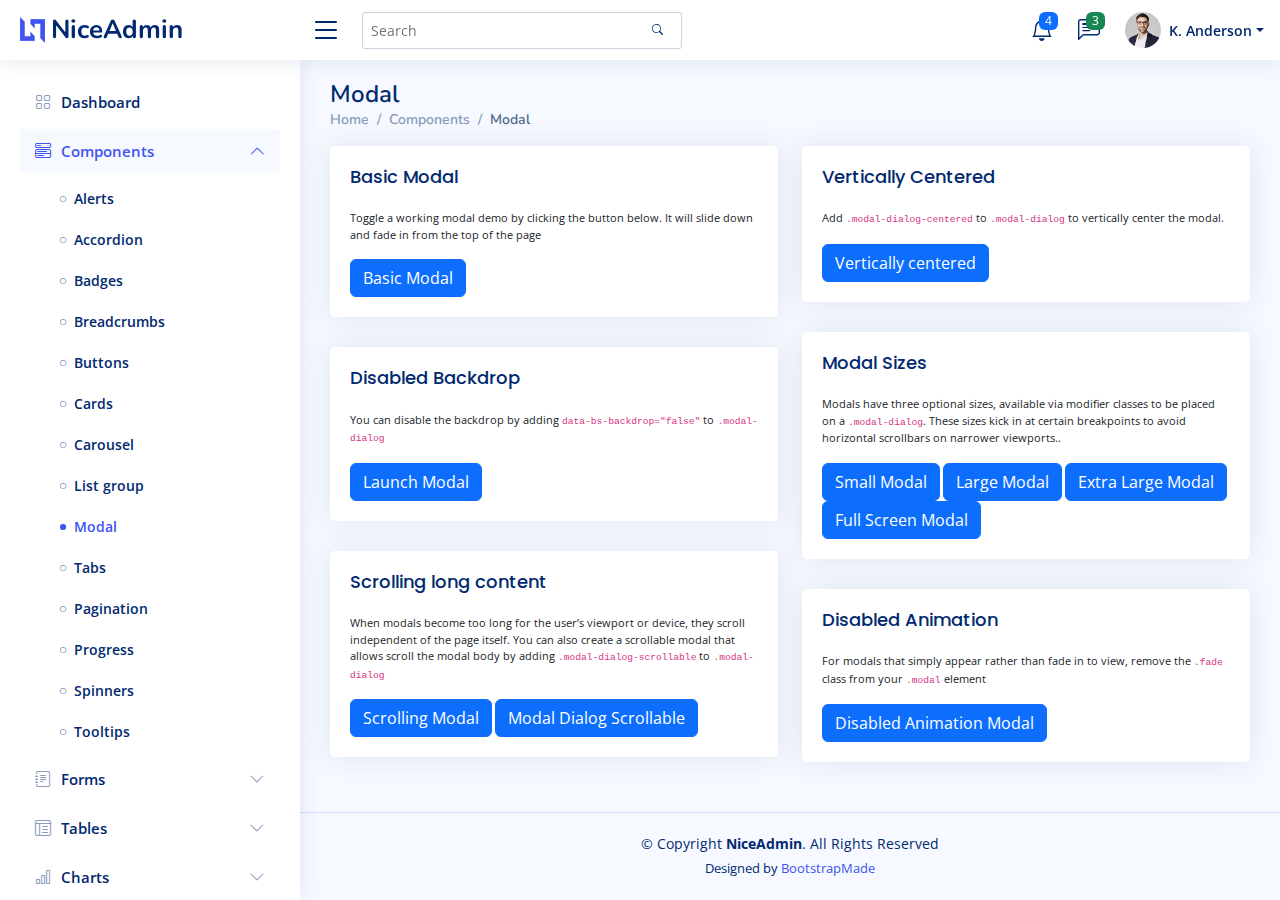
<file: components-modal.html>
<!DOCTYPE html>
<html lang="en">

<head>
  <meta charset="utf-8">
  <meta content="width=device-width, initial-scale=1.0" name="viewport">

  <title>Components / Modal - NiceAdmin Bootstrap Template</title>
  <meta content="" name="description">
  <meta content="" name="keywords">

  <!-- Favicons -->
  <link href="assets/img/favicon.png" rel="icon">
  <link href="assets/img/apple-touch-icon.png" rel="apple-touch-icon">

  <!-- Google Fonts -->
  <link href="https://fonts.gstatic.com" rel="preconnect">
  <link href="https://fonts.googleapis.com/css?family=Open+Sans:300,300i,400,400i,600,600i,700,700i|Nunito:300,300i,400,400i,600,600i,700,700i|Poppins:300,300i,400,400i,500,500i,600,600i,700,700i" rel="stylesheet">

  <!-- Vendor CSS Files -->
  <link href="assets/vendor/bootstrap/css/bootstrap.min.css" rel="stylesheet">
  <link href="assets/vendor/bootstrap-icons/bootstrap-icons.css" rel="stylesheet">
  <link href="assets/vendor/boxicons/css/boxicons.min.css" rel="stylesheet">
  <link href="assets/vendor/quill/quill.snow.css" rel="stylesheet">
  <link href="assets/vendor/quill/quill.bubble.css" rel="stylesheet">
  <link href="assets/vendor/remixicon/remixicon.css" rel="stylesheet">
  <link href="assets/vendor/simple-datatables/style.css" rel="stylesheet">

  <!-- Template Main CSS File -->
  <link href="assets/css/style.css" rel="stylesheet">

  <!-- =======================================================
  * Template Name: NiceAdmin
  * Template URL: https://bootstrapmade.com/nice-admin-bootstrap-admin-html-template/
  * Updated: Apr 20 2024 with Bootstrap v5.3.3
  * Author: BootstrapMade.com
  * License: https://bootstrapmade.com/license/
  ======================================================== -->
</head>

<body>

  <!-- ======= Header ======= -->
  <header id="header" class="header fixed-top d-flex align-items-center">

    <div class="d-flex align-items-center justify-content-between">
      <a href="index.html" class="logo d-flex align-items-center">
        <img src="assets/img/logo.png" alt="">
        <span class="d-none d-lg-block">NiceAdmin</span>
      </a>
      <i class="bi bi-list toggle-sidebar-btn"></i>
    </div><!-- End Logo -->

    <div class="search-bar">
      <form class="search-form d-flex align-items-center" method="POST" action="#">
        <input type="text" name="query" placeholder="Search" title="Enter search keyword">
        <button type="submit" title="Search"><i class="bi bi-search"></i></button>
      </form>
    </div><!-- End Search Bar -->

    <nav class="header-nav ms-auto">
      <ul class="d-flex align-items-center">

        <li class="nav-item d-block d-lg-none">
          <a class="nav-link nav-icon search-bar-toggle " href="#">
            <i class="bi bi-search"></i>
          </a>
        </li><!-- End Search Icon-->

        <li class="nav-item dropdown">

          <a class="nav-link nav-icon" href="#" data-bs-toggle="dropdown">
            <i class="bi bi-bell"></i>
            <span class="badge bg-primary badge-number">4</span>
          </a><!-- End Notification Icon -->

          <ul class="dropdown-menu dropdown-menu-end dropdown-menu-arrow notifications">
            <li class="dropdown-header">
              You have 4 new notifications
              <a href="#"><span class="badge rounded-pill bg-primary p-2 ms-2">View all</span></a>
            </li>
            <li>
              <hr class="dropdown-divider">
            </li>

            <li class="notification-item">
              <i class="bi bi-exclamation-circle text-warning"></i>
              <div>
                <h4>Lorem Ipsum</h4>
                <p>Quae dolorem earum veritatis oditseno</p>
                <p>30 min. ago</p>
              </div>
            </li>

            <li>
              <hr class="dropdown-divider">
            </li>

            <li class="notification-item">
              <i class="bi bi-x-circle text-danger"></i>
              <div>
                <h4>Atque rerum nesciunt</h4>
                <p>Quae dolorem earum veritatis oditseno</p>
                <p>1 hr. ago</p>
              </div>
            </li>

            <li>
              <hr class="dropdown-divider">
            </li>

            <li class="notification-item">
              <i class="bi bi-check-circle text-success"></i>
              <div>
                <h4>Sit rerum fuga</h4>
                <p>Quae dolorem earum veritatis oditseno</p>
                <p>2 hrs. ago</p>
              </div>
            </li>

            <li>
              <hr class="dropdown-divider">
            </li>

            <li class="notification-item">
              <i class="bi bi-info-circle text-primary"></i>
              <div>
                <h4>Dicta reprehenderit</h4>
                <p>Quae dolorem earum veritatis oditseno</p>
                <p>4 hrs. ago</p>
              </div>
            </li>

            <li>
              <hr class="dropdown-divider">
            </li>
            <li class="dropdown-footer">
              <a href="#">Show all notifications</a>
            </li>

          </ul><!-- End Notification Dropdown Items -->

        </li><!-- End Notification Nav -->

        <li class="nav-item dropdown">

          <a class="nav-link nav-icon" href="#" data-bs-toggle="dropdown">
            <i class="bi bi-chat-left-text"></i>
            <span class="badge bg-success badge-number">3</span>
          </a><!-- End Messages Icon -->

          <ul class="dropdown-menu dropdown-menu-end dropdown-menu-arrow messages">
            <li class="dropdown-header">
              You have 3 new messages
              <a href="#"><span class="badge rounded-pill bg-primary p-2 ms-2">View all</span></a>
            </li>
            <li>
              <hr class="dropdown-divider">
            </li>

            <li class="message-item">
              <a href="#">
                <img src="assets/img/messages-1.jpg" alt="" class="rounded-circle">
                <div>
                  <h4>Maria Hudson</h4>
                  <p>Velit asperiores et ducimus soluta repudiandae labore officia est ut...</p>
                  <p>4 hrs. ago</p>
                </div>
              </a>
            </li>
            <li>
              <hr class="dropdown-divider">
            </li>

            <li class="message-item">
              <a href="#">
                <img src="assets/img/messages-2.jpg" alt="" class="rounded-circle">
                <div>
                  <h4>Anna Nelson</h4>
                  <p>Velit asperiores et ducimus soluta repudiandae labore officia est ut...</p>
                  <p>6 hrs. ago</p>
                </div>
              </a>
            </li>
            <li>
              <hr class="dropdown-divider">
            </li>

            <li class="message-item">
              <a href="#">
                <img src="assets/img/messages-3.jpg" alt="" class="rounded-circle">
                <div>
                  <h4>David Muldon</h4>
                  <p>Velit asperiores et ducimus soluta repudiandae labore officia est ut...</p>
                  <p>8 hrs. ago</p>
                </div>
              </a>
            </li>
            <li>
              <hr class="dropdown-divider">
            </li>

            <li class="dropdown-footer">
              <a href="#">Show all messages</a>
            </li>

          </ul><!-- End Messages Dropdown Items -->

        </li><!-- End Messages Nav -->

        <li class="nav-item dropdown pe-3">

          <a class="nav-link nav-profile d-flex align-items-center pe-0" href="#" data-bs-toggle="dropdown">
            <img src="assets/img/profile-img.jpg" alt="Profile" class="rounded-circle">
            <span class="d-none d-md-block dropdown-toggle ps-2">K. Anderson</span>
          </a><!-- End Profile Iamge Icon -->

          <ul class="dropdown-menu dropdown-menu-end dropdown-menu-arrow profile">
            <li class="dropdown-header">
              <h6>Kevin Anderson</h6>
              <span>Web Designer</span>
            </li>
            <li>
              <hr class="dropdown-divider">
            </li>

            <li>
              <a class="dropdown-item d-flex align-items-center" href="users-profile.html">
                <i class="bi bi-person"></i>
                <span>My Profile</span>
              </a>
            </li>
            <li>
              <hr class="dropdown-divider">
            </li>

            <li>
              <a class="dropdown-item d-flex align-items-center" href="users-profile.html">
                <i class="bi bi-gear"></i>
                <span>Account Settings</span>
              </a>
            </li>
            <li>
              <hr class="dropdown-divider">
            </li>

            <li>
              <a class="dropdown-item d-flex align-items-center" href="pages-faq.html">
                <i class="bi bi-question-circle"></i>
                <span>Need Help?</span>
              </a>
            </li>
            <li>
              <hr class="dropdown-divider">
            </li>

            <li>
              <a class="dropdown-item d-flex align-items-center" href="#">
                <i class="bi bi-box-arrow-right"></i>
                <span>Sign Out</span>
              </a>
            </li>

          </ul><!-- End Profile Dropdown Items -->
        </li><!-- End Profile Nav -->

      </ul>
    </nav><!-- End Icons Navigation -->

  </header><!-- End Header -->

  <!-- ======= Sidebar ======= -->
  <aside id="sidebar" class="sidebar">

    <ul class="sidebar-nav" id="sidebar-nav">

      <li class="nav-item">
        <a class="nav-link collapsed" href="index.html">
          <i class="bi bi-grid"></i>
          <span>Dashboard</span>
        </a>
      </li><!-- End Dashboard Nav -->

      <li class="nav-item">
        <a class="nav-link " data-bs-target="#components-nav" data-bs-toggle="collapse" href="#">
          <i class="bi bi-menu-button-wide"></i><span>Components</span><i class="bi bi-chevron-down ms-auto"></i>
        </a>
        <ul id="components-nav" class="nav-content collapse show" data-bs-parent="#sidebar-nav">
          <li>
            <a href="components-alerts.html">
              <i class="bi bi-circle"></i><span>Alerts</span>
            </a>
          </li>
          <li>
            <a href="components-accordion.html">
              <i class="bi bi-circle"></i><span>Accordion</span>
            </a>
          </li>
          <li>
            <a href="components-badges.html">
              <i class="bi bi-circle"></i><span>Badges</span>
            </a>
          </li>
          <li>
            <a href="components-breadcrumbs.html">
              <i class="bi bi-circle"></i><span>Breadcrumbs</span>
            </a>
          </li>
          <li>
            <a href="components-buttons.html">
              <i class="bi bi-circle"></i><span>Buttons</span>
            </a>
          </li>
          <li>
            <a href="components-cards.html">
              <i class="bi bi-circle"></i><span>Cards</span>
            </a>
          </li>
          <li>
            <a href="components-carousel.html">
              <i class="bi bi-circle"></i><span>Carousel</span>
            </a>
          </li>
          <li>
            <a href="components-list-group.html">
              <i class="bi bi-circle"></i><span>List group</span>
            </a>
          </li>
          <li>
            <a href="components-modal.html" class="active">
              <i class="bi bi-circle"></i><span>Modal</span>
            </a>
          </li>
          <li>
            <a href="components-tabs.html">
              <i class="bi bi-circle"></i><span>Tabs</span>
            </a>
          </li>
          <li>
            <a href="components-pagination.html">
              <i class="bi bi-circle"></i><span>Pagination</span>
            </a>
          </li>
          <li>
            <a href="components-progress.html">
              <i class="bi bi-circle"></i><span>Progress</span>
            </a>
          </li>
          <li>
            <a href="components-spinners.html">
              <i class="bi bi-circle"></i><span>Spinners</span>
            </a>
          </li>
          <li>
            <a href="components-tooltips.html">
              <i class="bi bi-circle"></i><span>Tooltips</span>
            </a>
          </li>
        </ul>
      </li><!-- End Components Nav -->

      <li class="nav-item">
        <a class="nav-link collapsed" data-bs-target="#forms-nav" data-bs-toggle="collapse" href="#">
          <i class="bi bi-journal-text"></i><span>Forms</span><i class="bi bi-chevron-down ms-auto"></i>
        </a>
        <ul id="forms-nav" class="nav-content collapse " data-bs-parent="#sidebar-nav">
          <li>
            <a href="forms-elements.html">
              <i class="bi bi-circle"></i><span>Form Elements</span>
            </a>
          </li>
          <li>
            <a href="forms-layouts.html">
              <i class="bi bi-circle"></i><span>Form Layouts</span>
            </a>
          </li>
          <li>
            <a href="forms-editors.html">
              <i class="bi bi-circle"></i><span>Form Editors</span>
            </a>
          </li>
          <li>
            <a href="forms-validation.html">
              <i class="bi bi-circle"></i><span>Form Validation</span>
            </a>
          </li>
        </ul>
      </li><!-- End Forms Nav -->

      <li class="nav-item">
        <a class="nav-link collapsed" data-bs-target="#tables-nav" data-bs-toggle="collapse" href="#">
          <i class="bi bi-layout-text-window-reverse"></i><span>Tables</span><i class="bi bi-chevron-down ms-auto"></i>
        </a>
        <ul id="tables-nav" class="nav-content collapse " data-bs-parent="#sidebar-nav">
          <li>
            <a href="tables-general.html">
              <i class="bi bi-circle"></i><span>General Tables</span>
            </a>
          </li>
          <li>
            <a href="tables-data.html">
              <i class="bi bi-circle"></i><span>Data Tables</span>
            </a>
          </li>
        </ul>
      </li><!-- End Tables Nav -->

      <li class="nav-item">
        <a class="nav-link collapsed" data-bs-target="#charts-nav" data-bs-toggle="collapse" href="#">
          <i class="bi bi-bar-chart"></i><span>Charts</span><i class="bi bi-chevron-down ms-auto"></i>
        </a>
        <ul id="charts-nav" class="nav-content collapse " data-bs-parent="#sidebar-nav">
          <li>
            <a href="charts-chartjs.html">
              <i class="bi bi-circle"></i><span>Chart.js</span>
            </a>
          </li>
          <li>
            <a href="charts-apexcharts.html">
              <i class="bi bi-circle"></i><span>ApexCharts</span>
            </a>
          </li>
          <li>
            <a href="charts-echarts.html">
              <i class="bi bi-circle"></i><span>ECharts</span>
            </a>
          </li>
        </ul>
      </li><!-- End Charts Nav -->

      <li class="nav-item">
        <a class="nav-link collapsed" data-bs-target="#icons-nav" data-bs-toggle="collapse" href="#">
          <i class="bi bi-gem"></i><span>Icons</span><i class="bi bi-chevron-down ms-auto"></i>
        </a>
        <ul id="icons-nav" class="nav-content collapse " data-bs-parent="#sidebar-nav">
          <li>
            <a href="icons-bootstrap.html">
              <i class="bi bi-circle"></i><span>Bootstrap Icons</span>
            </a>
          </li>
          <li>
            <a href="icons-remix.html">
              <i class="bi bi-circle"></i><span>Remix Icons</span>
            </a>
          </li>
          <li>
            <a href="icons-boxicons.html">
              <i class="bi bi-circle"></i><span>Boxicons</span>
            </a>
          </li>
        </ul>
      </li><!-- End Icons Nav -->

      <li class="nav-heading">Pages</li>

      <li class="nav-item">
        <a class="nav-link collapsed" href="users-profile.html">
          <i class="bi bi-person"></i>
          <span>Profile</span>
        </a>
      </li><!-- End Profile Page Nav -->

      <li class="nav-item">
        <a class="nav-link collapsed" href="pages-faq.html">
          <i class="bi bi-question-circle"></i>
          <span>F.A.Q</span>
        </a>
      </li><!-- End F.A.Q Page Nav -->

      <li class="nav-item">
        <a class="nav-link collapsed" href="pages-contact.html">
          <i class="bi bi-envelope"></i>
          <span>Contact</span>
        </a>
      </li><!-- End Contact Page Nav -->

      <li class="nav-item">
        <a class="nav-link collapsed" href="pages-register.html">
          <i class="bi bi-card-list"></i>
          <span>Register</span>
        </a>
      </li><!-- End Register Page Nav -->

      <li class="nav-item">
        <a class="nav-link collapsed" href="pages-login.html">
          <i class="bi bi-box-arrow-in-right"></i>
          <span>Login</span>
        </a>
      </li><!-- End Login Page Nav -->

      <li class="nav-item">
        <a class="nav-link collapsed" href="pages-error-404.html">
          <i class="bi bi-dash-circle"></i>
          <span>Error 404</span>
        </a>
      </li><!-- End Error 404 Page Nav -->

      <li class="nav-item">
        <a class="nav-link collapsed" href="pages-blank.html">
          <i class="bi bi-file-earmark"></i>
          <span>Blank</span>
        </a>
      </li><!-- End Blank Page Nav -->

    </ul>

  </aside><!-- End Sidebar-->

  <main id="main" class="main">

    <div class="pagetitle">
      <h1>Modal</h1>
      <nav>
        <ol class="breadcrumb">
          <li class="breadcrumb-item"><a href="index.html">Home</a></li>
          <li class="breadcrumb-item">Components</li>
          <li class="breadcrumb-item active">Modal</li>
        </ol>
      </nav>
    </div><!-- End Page Title -->

    <section class="section">
      <div class="row">
        <div class="col-lg-6">

          <div class="card">
            <div class="card-body">
              <h5 class="card-title">Basic Modal</h5>
              <p>Toggle a working modal demo by clicking the button below. It will slide down and fade in from the top of the page</p>

              <!-- Basic Modal -->
              <button type="button" class="btn btn-primary" data-bs-toggle="modal" data-bs-target="#basicModal">
                Basic Modal
              </button>
              <div class="modal fade" id="basicModal" tabindex="-1">
                <div class="modal-dialog">
                  <div class="modal-content">
                    <div class="modal-header">
                      <h5 class="modal-title">Basic Modal</h5>
                      <button type="button" class="btn-close" data-bs-dismiss="modal" aria-label="Close"></button>
                    </div>
                    <div class="modal-body">
                      Non omnis incidunt qui sed occaecati magni asperiores est mollitia. Soluta at et reprehenderit. Placeat autem numquam et fuga numquam. Tempora in facere consequatur sit dolor ipsum. Consequatur nemo amet incidunt est facilis. Dolorem neque recusandae quo sit molestias sint dignissimos.
                    </div>
                    <div class="modal-footer">
                      <button type="button" class="btn btn-secondary" data-bs-dismiss="modal">Close</button>
                      <button type="button" class="btn btn-primary">Save changes</button>
                    </div>
                  </div>
                </div>
              </div><!-- End Basic Modal-->

            </div>
          </div>

          <div class="card">
            <div class="card-body">
              <h5 class="card-title">Disabled Backdrop</h5>
              <p>You can disable the backdrop by adding <code>data-bs-backdrop="false"</code> to <code>.modal-dialog</code></p>

              <!-- Disabled Backdrop Modal -->
              <button type="button" class="btn btn-primary" data-bs-toggle="modal" data-bs-target="#disablebackdrop">
                Launch Modal
              </button>
              <div class="modal fade" id="disablebackdrop" tabindex="-1" data-bs-backdrop="false">
                <div class="modal-dialog">
                  <div class="modal-content">
                    <div class="modal-header">
                      <h5 class="modal-title">Disabled Backdrop</h5>
                      <button type="button" class="btn-close" data-bs-dismiss="modal" aria-label="Close"></button>
                    </div>
                    <div class="modal-body">
                      Non omnis incidunt qui sed occaecati magni asperiores est mollitia. Soluta at et reprehenderit. Placeat autem numquam et fuga numquam. Tempora in facere consequatur sit dolor ipsum. Consequatur nemo amet incidunt est facilis. Dolorem neque recusandae quo sit molestias sint dignissimos.
                    </div>
                    <div class="modal-footer">
                      <button type="button" class="btn btn-secondary" data-bs-dismiss="modal">Close</button>
                      <button type="button" class="btn btn-primary">Save changes</button>
                    </div>
                  </div>
                </div>
              </div><!-- End Disabled Backdrop Modal-->

            </div>
          </div>

          <div class="card">
            <div class="card-body">
              <h5 class="card-title">Scrolling long content</h5>
              <p>When modals become too long for the user’s viewport or device, they scroll independent of the page itself. You can also create a scrollable modal that allows scroll the modal body by adding <code>.modal-dialog-scrollable</code> to <code>.modal-dialog</code></p>

              <!-- Scrolling Modal -->
              <button type="button" class="btn btn-primary" data-bs-toggle="modal" data-bs-target="#scrollingModal">
                Scrolling Modal
              </button>
              <div class="modal fade" id="scrollingModal" tabindex="-1">
                <div class="modal-dialog">
                  <div class="modal-content">
                    <div class="modal-header">
                      <h5 class="modal-title">Scrolling Modal</h5>
                      <button type="button" class="btn-close" data-bs-dismiss="modal" aria-label="Close"></button>
                    </div>
                    <div class="modal-body" style="min-height: 1500px;">
                      Non omnis incidunt qui sed occaecati magni asperiores est mollitia. Soluta at et reprehenderit. Placeat autem numquam et fuga numquam. Tempora in facere consequatur sit dolor ipsum. Consequatur nemo amet incidunt est facilis. Dolorem neque recusandae quo sit molestias sint dignissimos.
                    </div>
                    <div class="modal-footer">
                      <button type="button" class="btn btn-secondary" data-bs-dismiss="modal">Close</button>
                      <button type="button" class="btn btn-primary">Save changes</button>
                    </div>
                  </div>
                </div>
              </div><!-- End Scrolling Modal-->

              <!-- Modal Dialog Scrollable -->
              <button type="button" class="btn btn-primary" data-bs-toggle="modal" data-bs-target="#modalDialogScrollable">
                Modal Dialog Scrollable
              </button>
              <div class="modal fade" id="modalDialogScrollable" tabindex="-1">
                <div class="modal-dialog modal-dialog-scrollable">
                  <div class="modal-content">
                    <div class="modal-header">
                      <h5 class="modal-title">Modal Dialog Scrollable</h5>
                      <button type="button" class="btn-close" data-bs-dismiss="modal" aria-label="Close"></button>
                    </div>
                    <div class="modal-body">
                      Non omnis incidunt qui sed occaecati magni asperiores est mollitia. Soluta at et reprehenderit. Placeat autem numquam et fuga numquam. Tempora in facere consequatur sit dolor ipsum. Consequatur nemo amet incidunt est facilis. Dolorem neque recusandae quo sit molestias sint dignissimos.
                      <br><br><br><br><br><br><br><br><br><br><br><br><br><br><br><br><br><br><br><br><br><br><br><br><br><br><br><br><br><br><br><br><br><br><br><br><br><br><br><br>
                      This content should appear at the bottom after you scroll.
                    </div>
                    <div class="modal-footer">
                      <button type="button" class="btn btn-secondary" data-bs-dismiss="modal">Close</button>
                      <button type="button" class="btn btn-primary">Save changes</button>
                    </div>
                  </div>
                </div>
              </div><!-- End Modal Dialog Scrollable-->

            </div>
          </div>

        </div>

        <div class="col-lg-6">

          <div class="card">
            <div class="card-body">
              <h5 class="card-title">Vertically Centered</h5>
              <p>Add <code>.modal-dialog-centered</code> to <code>.modal-dialog</code> to vertically center the modal.</p>

              <!-- Vertically centered Modal -->
              <button type="button" class="btn btn-primary" data-bs-toggle="modal" data-bs-target="#verticalycentered">
                Vertically centered
              </button>
              <div class="modal fade" id="verticalycentered" tabindex="-1">
                <div class="modal-dialog modal-dialog-centered">
                  <div class="modal-content">
                    <div class="modal-header">
                      <h5 class="modal-title">Vertically Centered</h5>
                      <button type="button" class="btn-close" data-bs-dismiss="modal" aria-label="Close"></button>
                    </div>
                    <div class="modal-body">
                      Non omnis incidunt qui sed occaecati magni asperiores est mollitia. Soluta at et reprehenderit. Placeat autem numquam et fuga numquam. Tempora in facere consequatur sit dolor ipsum. Consequatur nemo amet incidunt est facilis. Dolorem neque recusandae quo sit molestias sint dignissimos.
                    </div>
                    <div class="modal-footer">
                      <button type="button" class="btn btn-secondary" data-bs-dismiss="modal">Close</button>
                      <button type="button" class="btn btn-primary">Save changes</button>
                    </div>
                  </div>
                </div>
              </div><!-- End Vertically centered Modal-->

            </div>
          </div>

          <div class="card">
            <div class="card-body">
              <h5 class="card-title">Modal Sizes</h5>
              <p>Modals have three optional sizes, available via modifier classes to be placed on a <code>.modal-dialog</code>. These sizes kick in at certain breakpoints to avoid horizontal scrollbars on narrower viewports..</p>

              <!-- Small Modal -->
              <button type="button" class="btn btn-primary" data-bs-toggle="modal" data-bs-target="#smallModal">
                Small Modal
              </button>

              <div class="modal fade" id="smallModal" tabindex="-1">
                <div class="modal-dialog modal-sm">
                  <div class="modal-content">
                    <div class="modal-header">
                      <h5 class="modal-title">Small Modal</h5>
                      <button type="button" class="btn-close" data-bs-dismiss="modal" aria-label="Close"></button>
                    </div>
                    <div class="modal-body">
                      Non omnis incidunt qui sed occaecati magni asperiores est mollitia. Soluta at et reprehenderit. Placeat autem numquam et fuga numquam. Tempora in facere consequatur sit dolor ipsum. Consequatur nemo amet incidunt est facilis. Dolorem neque recusandae quo sit molestias sint dignissimos.
                    </div>
                    <div class="modal-footer">
                      <button type="button" class="btn btn-secondary" data-bs-dismiss="modal">Close</button>
                      <button type="button" class="btn btn-primary">Save changes</button>
                    </div>
                  </div>
                </div>
              </div><!-- End Small Modal-->

              <!-- Large Modal -->
              <button type="button" class="btn btn-primary" data-bs-toggle="modal" data-bs-target="#largeModal">
                Large Modal
              </button>

              <div class="modal fade" id="largeModal" tabindex="-1">
                <div class="modal-dialog modal-lg">
                  <div class="modal-content">
                    <div class="modal-header">
                      <h5 class="modal-title">Large Modal</h5>
                      <button type="button" class="btn-close" data-bs-dismiss="modal" aria-label="Close"></button>
                    </div>
                    <div class="modal-body">
                      Non omnis incidunt qui sed occaecati magni asperiores est mollitia. Soluta at et reprehenderit. Placeat autem numquam et fuga numquam. Tempora in facere consequatur sit dolor ipsum. Consequatur nemo amet incidunt est facilis. Dolorem neque recusandae quo sit molestias sint dignissimos.
                    </div>
                    <div class="modal-footer">
                      <button type="button" class="btn btn-secondary" data-bs-dismiss="modal">Close</button>
                      <button type="button" class="btn btn-primary">Save changes</button>
                    </div>
                  </div>
                </div>
              </div><!-- End Large Modal-->

              <!-- Extra Large Modal -->
              <button type="button" class="btn btn-primary" data-bs-toggle="modal" data-bs-target="#ExtralargeModal">
                Extra Large Modal
              </button>

              <div class="modal fade" id="ExtralargeModal" tabindex="-1">
                <div class="modal-dialog modal-xl">
                  <div class="modal-content">
                    <div class="modal-header">
                      <h5 class="modal-title">Extra Large Modal</h5>
                      <button type="button" class="btn-close" data-bs-dismiss="modal" aria-label="Close"></button>
                    </div>
                    <div class="modal-body">
                      Non omnis incidunt qui sed occaecati magni asperiores est mollitia. Soluta at et reprehenderit. Placeat autem numquam et fuga numquam. Tempora in facere consequatur sit dolor ipsum. Consequatur nemo amet incidunt est facilis. Dolorem neque recusandae quo sit molestias sint dignissimos.
                    </div>
                    <div class="modal-footer">
                      <button type="button" class="btn btn-secondary" data-bs-dismiss="modal">Close</button>
                      <button type="button" class="btn btn-primary">Save changes</button>
                    </div>
                  </div>
                </div>
              </div><!-- End Extra Large Modal-->

              <!-- Full Screen Modal -->
              <button type="button" class="btn btn-primary" data-bs-toggle="modal" data-bs-target="#fullscreenModal">
                Full Screen Modal
              </button>

              <div class="modal fade" id="fullscreenModal" tabindex="-1">
                <div class="modal-dialog modal-fullscreen">
                  <div class="modal-content">
                    <div class="modal-header">
                      <h5 class="modal-title">Full Screen Modal</h5>
                      <button type="button" class="btn-close" data-bs-dismiss="modal" aria-label="Close"></button>
                    </div>
                    <div class="modal-body">
                      Non omnis incidunt qui sed occaecati magni asperiores est mollitia. Soluta at et reprehenderit. Placeat autem numquam et fuga numquam. Tempora in facere consequatur sit dolor ipsum. Consequatur nemo amet incidunt est facilis. Dolorem neque recusandae quo sit molestias sint dignissimos.
                    </div>
                    <div class="modal-footer">
                      <button type="button" class="btn btn-secondary" data-bs-dismiss="modal">Close</button>
                      <button type="button" class="btn btn-primary">Save changes</button>
                    </div>
                  </div>
                </div>
              </div><!-- End Full Screen Modal-->

            </div>
          </div>

          <div class="card">
            <div class="card-body">
              <h5 class="card-title">Disabled Animation</h5>
              <p>For modals that simply appear rather than fade in to view, remove the <code>.fade</code> class from your <code>.modal</code> element </p>

              <!-- Disabled Animation Modal -->
              <button type="button" class="btn btn-primary" data-bs-toggle="modal" data-bs-target="#disabledAnimation">
                Disabled Animation Modal
              </button>
              <div class="modal" id="disabledAnimation" tabindex="-1">
                <div class="modal-dialog">
                  <div class="modal-content">
                    <div class="modal-header">
                      <h5 class="modal-title">Disabled Animation Modal</h5>
                      <button type="button" class="btn-close" data-bs-dismiss="modal" aria-label="Close"></button>
                    </div>
                    <div class="modal-body">
                      Non omnis incidunt qui sed occaecati magni asperiores est mollitia. Soluta at et reprehenderit. Placeat autem numquam et fuga numquam. Tempora in facere consequatur sit dolor ipsum. Consequatur nemo amet incidunt est facilis. Dolorem neque recusandae quo sit molestias sint dignissimos.
                    </div>
                    <div class="modal-footer">
                      <button type="button" class="btn btn-secondary" data-bs-dismiss="modal">Close</button>
                      <button type="button" class="btn btn-primary">Save changes</button>
                    </div>
                  </div>
                </div>
              </div><!-- End Disabled Animation Modal-->

            </div>
          </div>

        </div>
      </div>
    </section>

  </main><!-- End #main -->

  <!-- ======= Footer ======= -->
  <footer id="footer" class="footer">
    <div class="copyright">
      &copy; Copyright <strong><span>NiceAdmin</span></strong>. All Rights Reserved
    </div>
    <div class="credits">
      <!-- All the links in the footer should remain intact. -->
      <!-- You can delete the links only if you purchased the pro version. -->
      <!-- Licensing information: https://bootstrapmade.com/license/ -->
      <!-- Purchase the pro version with working PHP/AJAX contact form: https://bootstrapmade.com/nice-admin-bootstrap-admin-html-template/ -->
      Designed by <a href="https://bootstrapmade.com/">BootstrapMade</a>
    </div>
  </footer><!-- End Footer -->

  <a href="#" class="back-to-top d-flex align-items-center justify-content-center"><i class="bi bi-arrow-up-short"></i></a>

  <!-- Vendor JS Files -->
  <script src="assets/vendor/apexcharts/apexcharts.min.js"></script>
  <script src="assets/vendor/bootstrap/js/bootstrap.bundle.min.js"></script>
  <script src="assets/vendor/chart.js/chart.umd.js"></script>
  <script src="assets/vendor/echarts/echarts.min.js"></script>
  <script src="assets/vendor/quill/quill.js"></script>
  <script src="assets/vendor/simple-datatables/simple-datatables.js"></script>
  <script src="assets/vendor/tinymce/tinymce.min.js"></script>
  <script src="assets/vendor/php-email-form/validate.js"></script>

  <!-- Template Main JS File -->
  <script src="assets/js/main.js"></script>

</body>

</html>
</file>
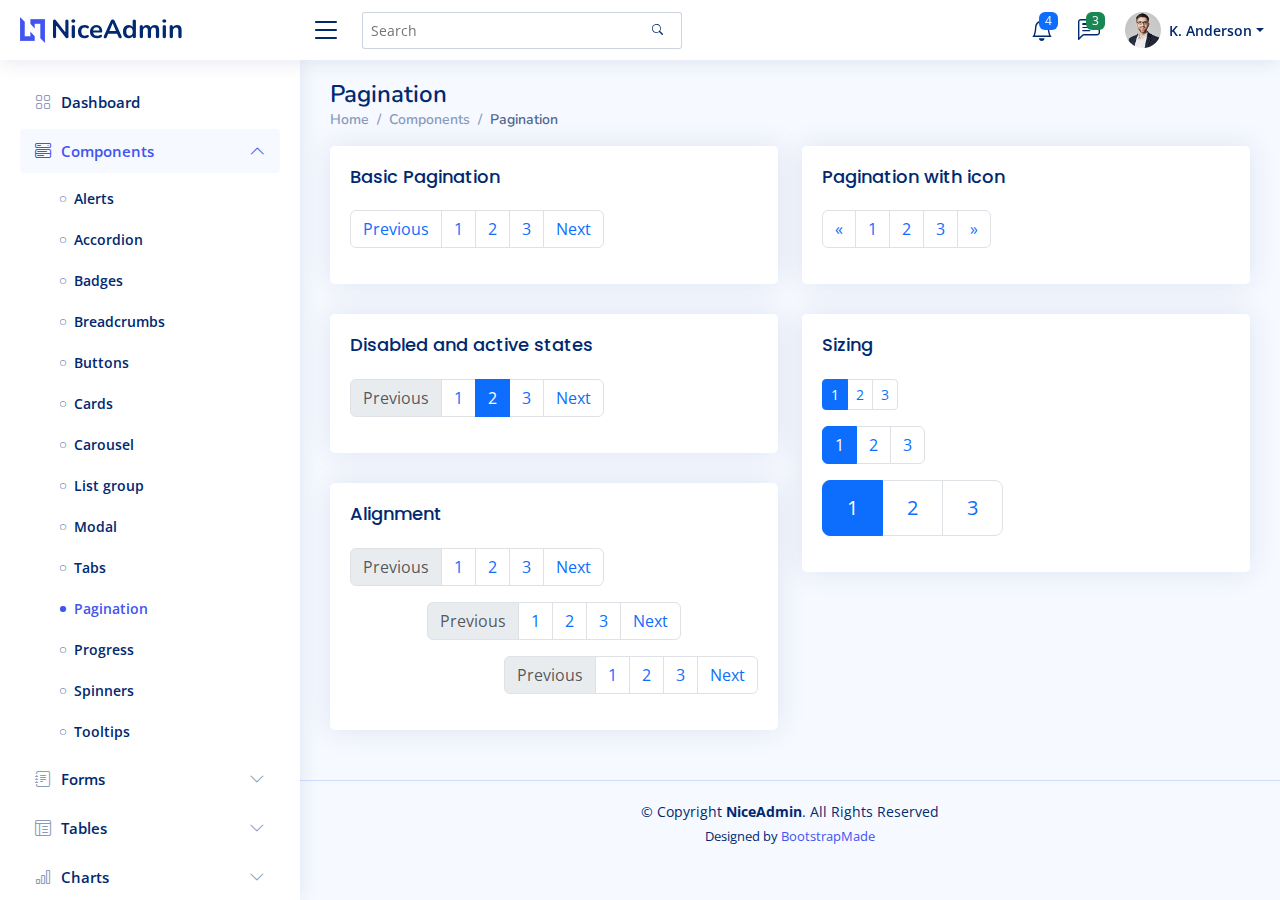
<file: components-pagination.html>
<!DOCTYPE html>
<html lang="en">

<head>
  <meta charset="utf-8">
  <meta content="width=device-width, initial-scale=1.0" name="viewport">

  <title>Components / Pagination - NiceAdmin Bootstrap Template</title>
  <meta content="" name="description">
  <meta content="" name="keywords">

  <!-- Favicons -->
  <link href="assets/img/favicon.png" rel="icon">
  <link href="assets/img/apple-touch-icon.png" rel="apple-touch-icon">

  <!-- Google Fonts -->
  <link href="https://fonts.gstatic.com" rel="preconnect">
  <link href="https://fonts.googleapis.com/css?family=Open+Sans:300,300i,400,400i,600,600i,700,700i|Nunito:300,300i,400,400i,600,600i,700,700i|Poppins:300,300i,400,400i,500,500i,600,600i,700,700i" rel="stylesheet">

  <!-- Vendor CSS Files -->
  <link href="assets/vendor/bootstrap/css/bootstrap.min.css" rel="stylesheet">
  <link href="assets/vendor/bootstrap-icons/bootstrap-icons.css" rel="stylesheet">
  <link href="assets/vendor/boxicons/css/boxicons.min.css" rel="stylesheet">
  <link href="assets/vendor/quill/quill.snow.css" rel="stylesheet">
  <link href="assets/vendor/quill/quill.bubble.css" rel="stylesheet">
  <link href="assets/vendor/remixicon/remixicon.css" rel="stylesheet">
  <link href="assets/vendor/simple-datatables/style.css" rel="stylesheet">

  <!-- Template Main CSS File -->
  <link href="assets/css/style.css" rel="stylesheet">

  <!-- =======================================================
  * Template Name: NiceAdmin
  * Template URL: https://bootstrapmade.com/nice-admin-bootstrap-admin-html-template/
  * Updated: Apr 20 2024 with Bootstrap v5.3.3
  * Author: BootstrapMade.com
  * License: https://bootstrapmade.com/license/
  ======================================================== -->
</head>

<body>

  <!-- ======= Header ======= -->
  <header id="header" class="header fixed-top d-flex align-items-center">

    <div class="d-flex align-items-center justify-content-between">
      <a href="index.html" class="logo d-flex align-items-center">
        <img src="assets/img/logo.png" alt="">
        <span class="d-none d-lg-block">NiceAdmin</span>
      </a>
      <i class="bi bi-list toggle-sidebar-btn"></i>
    </div><!-- End Logo -->

    <div class="search-bar">
      <form class="search-form d-flex align-items-center" method="POST" action="#">
        <input type="text" name="query" placeholder="Search" title="Enter search keyword">
        <button type="submit" title="Search"><i class="bi bi-search"></i></button>
      </form>
    </div><!-- End Search Bar -->

    <nav class="header-nav ms-auto">
      <ul class="d-flex align-items-center">

        <li class="nav-item d-block d-lg-none">
          <a class="nav-link nav-icon search-bar-toggle " href="#">
            <i class="bi bi-search"></i>
          </a>
        </li><!-- End Search Icon-->

        <li class="nav-item dropdown">

          <a class="nav-link nav-icon" href="#" data-bs-toggle="dropdown">
            <i class="bi bi-bell"></i>
            <span class="badge bg-primary badge-number">4</span>
          </a><!-- End Notification Icon -->

          <ul class="dropdown-menu dropdown-menu-end dropdown-menu-arrow notifications">
            <li class="dropdown-header">
              You have 4 new notifications
              <a href="#"><span class="badge rounded-pill bg-primary p-2 ms-2">View all</span></a>
            </li>
            <li>
              <hr class="dropdown-divider">
            </li>

            <li class="notification-item">
              <i class="bi bi-exclamation-circle text-warning"></i>
              <div>
                <h4>Lorem Ipsum</h4>
                <p>Quae dolorem earum veritatis oditseno</p>
                <p>30 min. ago</p>
              </div>
            </li>

            <li>
              <hr class="dropdown-divider">
            </li>

            <li class="notification-item">
              <i class="bi bi-x-circle text-danger"></i>
              <div>
                <h4>Atque rerum nesciunt</h4>
                <p>Quae dolorem earum veritatis oditseno</p>
                <p>1 hr. ago</p>
              </div>
            </li>

            <li>
              <hr class="dropdown-divider">
            </li>

            <li class="notification-item">
              <i class="bi bi-check-circle text-success"></i>
              <div>
                <h4>Sit rerum fuga</h4>
                <p>Quae dolorem earum veritatis oditseno</p>
                <p>2 hrs. ago</p>
              </div>
            </li>

            <li>
              <hr class="dropdown-divider">
            </li>

            <li class="notification-item">
              <i class="bi bi-info-circle text-primary"></i>
              <div>
                <h4>Dicta reprehenderit</h4>
                <p>Quae dolorem earum veritatis oditseno</p>
                <p>4 hrs. ago</p>
              </div>
            </li>

            <li>
              <hr class="dropdown-divider">
            </li>
            <li class="dropdown-footer">
              <a href="#">Show all notifications</a>
            </li>

          </ul><!-- End Notification Dropdown Items -->

        </li><!-- End Notification Nav -->

        <li class="nav-item dropdown">

          <a class="nav-link nav-icon" href="#" data-bs-toggle="dropdown">
            <i class="bi bi-chat-left-text"></i>
            <span class="badge bg-success badge-number">3</span>
          </a><!-- End Messages Icon -->

          <ul class="dropdown-menu dropdown-menu-end dropdown-menu-arrow messages">
            <li class="dropdown-header">
              You have 3 new messages
              <a href="#"><span class="badge rounded-pill bg-primary p-2 ms-2">View all</span></a>
            </li>
            <li>
              <hr class="dropdown-divider">
            </li>

            <li class="message-item">
              <a href="#">
                <img src="assets/img/messages-1.jpg" alt="" class="rounded-circle">
                <div>
                  <h4>Maria Hudson</h4>
                  <p>Velit asperiores et ducimus soluta repudiandae labore officia est ut...</p>
                  <p>4 hrs. ago</p>
                </div>
              </a>
            </li>
            <li>
              <hr class="dropdown-divider">
            </li>

            <li class="message-item">
              <a href="#">
                <img src="assets/img/messages-2.jpg" alt="" class="rounded-circle">
                <div>
                  <h4>Anna Nelson</h4>
                  <p>Velit asperiores et ducimus soluta repudiandae labore officia est ut...</p>
                  <p>6 hrs. ago</p>
                </div>
              </a>
            </li>
            <li>
              <hr class="dropdown-divider">
            </li>

            <li class="message-item">
              <a href="#">
                <img src="assets/img/messages-3.jpg" alt="" class="rounded-circle">
                <div>
                  <h4>David Muldon</h4>
                  <p>Velit asperiores et ducimus soluta repudiandae labore officia est ut...</p>
                  <p>8 hrs. ago</p>
                </div>
              </a>
            </li>
            <li>
              <hr class="dropdown-divider">
            </li>

            <li class="dropdown-footer">
              <a href="#">Show all messages</a>
            </li>

          </ul><!-- End Messages Dropdown Items -->

        </li><!-- End Messages Nav -->

        <li class="nav-item dropdown pe-3">

          <a class="nav-link nav-profile d-flex align-items-center pe-0" href="#" data-bs-toggle="dropdown">
            <img src="assets/img/profile-img.jpg" alt="Profile" class="rounded-circle">
            <span class="d-none d-md-block dropdown-toggle ps-2">K. Anderson</span>
          </a><!-- End Profile Iamge Icon -->

          <ul class="dropdown-menu dropdown-menu-end dropdown-menu-arrow profile">
            <li class="dropdown-header">
              <h6>Kevin Anderson</h6>
              <span>Web Designer</span>
            </li>
            <li>
              <hr class="dropdown-divider">
            </li>

            <li>
              <a class="dropdown-item d-flex align-items-center" href="users-profile.html">
                <i class="bi bi-person"></i>
                <span>My Profile</span>
              </a>
            </li>
            <li>
              <hr class="dropdown-divider">
            </li>

            <li>
              <a class="dropdown-item d-flex align-items-center" href="users-profile.html">
                <i class="bi bi-gear"></i>
                <span>Account Settings</span>
              </a>
            </li>
            <li>
              <hr class="dropdown-divider">
            </li>

            <li>
              <a class="dropdown-item d-flex align-items-center" href="pages-faq.html">
                <i class="bi bi-question-circle"></i>
                <span>Need Help?</span>
              </a>
            </li>
            <li>
              <hr class="dropdown-divider">
            </li>

            <li>
              <a class="dropdown-item d-flex align-items-center" href="#">
                <i class="bi bi-box-arrow-right"></i>
                <span>Sign Out</span>
              </a>
            </li>

          </ul><!-- End Profile Dropdown Items -->
        </li><!-- End Profile Nav -->

      </ul>
    </nav><!-- End Icons Navigation -->

  </header><!-- End Header -->

  <!-- ======= Sidebar ======= -->
  <aside id="sidebar" class="sidebar">

    <ul class="sidebar-nav" id="sidebar-nav">

      <li class="nav-item">
        <a class="nav-link collapsed" href="index.html">
          <i class="bi bi-grid"></i>
          <span>Dashboard</span>
        </a>
      </li><!-- End Dashboard Nav -->

      <li class="nav-item">
        <a class="nav-link " data-bs-target="#components-nav" data-bs-toggle="collapse" href="#">
          <i class="bi bi-menu-button-wide"></i><span>Components</span><i class="bi bi-chevron-down ms-auto"></i>
        </a>
        <ul id="components-nav" class="nav-content collapse show" data-bs-parent="#sidebar-nav">
          <li>
            <a href="components-alerts.html">
              <i class="bi bi-circle"></i><span>Alerts</span>
            </a>
          </li>
          <li>
            <a href="components-accordion.html">
              <i class="bi bi-circle"></i><span>Accordion</span>
            </a>
          </li>
          <li>
            <a href="components-badges.html">
              <i class="bi bi-circle"></i><span>Badges</span>
            </a>
          </li>
          <li>
            <a href="components-breadcrumbs.html">
              <i class="bi bi-circle"></i><span>Breadcrumbs</span>
            </a>
          </li>
          <li>
            <a href="components-buttons.html">
              <i class="bi bi-circle"></i><span>Buttons</span>
            </a>
          </li>
          <li>
            <a href="components-cards.html">
              <i class="bi bi-circle"></i><span>Cards</span>
            </a>
          </li>
          <li>
            <a href="components-carousel.html">
              <i class="bi bi-circle"></i><span>Carousel</span>
            </a>
          </li>
          <li>
            <a href="components-list-group.html">
              <i class="bi bi-circle"></i><span>List group</span>
            </a>
          </li>
          <li>
            <a href="components-modal.html">
              <i class="bi bi-circle"></i><span>Modal</span>
            </a>
          </li>
          <li>
            <a href="components-tabs.html">
              <i class="bi bi-circle"></i><span>Tabs</span>
            </a>
          </li>
          <li>
            <a href="components-pagination.html" class="active">
              <i class="bi bi-circle"></i><span>Pagination</span>
            </a>
          </li>
          <li>
            <a href="components-progress.html">
              <i class="bi bi-circle"></i><span>Progress</span>
            </a>
          </li>
          <li>
            <a href="components-spinners.html">
              <i class="bi bi-circle"></i><span>Spinners</span>
            </a>
          </li>
          <li>
            <a href="components-tooltips.html">
              <i class="bi bi-circle"></i><span>Tooltips</span>
            </a>
          </li>
        </ul>
      </li><!-- End Components Nav -->

      <li class="nav-item">
        <a class="nav-link collapsed" data-bs-target="#forms-nav" data-bs-toggle="collapse" href="#">
          <i class="bi bi-journal-text"></i><span>Forms</span><i class="bi bi-chevron-down ms-auto"></i>
        </a>
        <ul id="forms-nav" class="nav-content collapse " data-bs-parent="#sidebar-nav">
          <li>
            <a href="forms-elements.html">
              <i class="bi bi-circle"></i><span>Form Elements</span>
            </a>
          </li>
          <li>
            <a href="forms-layouts.html">
              <i class="bi bi-circle"></i><span>Form Layouts</span>
            </a>
          </li>
          <li>
            <a href="forms-editors.html">
              <i class="bi bi-circle"></i><span>Form Editors</span>
            </a>
          </li>
          <li>
            <a href="forms-validation.html">
              <i class="bi bi-circle"></i><span>Form Validation</span>
            </a>
          </li>
        </ul>
      </li><!-- End Forms Nav -->

      <li class="nav-item">
        <a class="nav-link collapsed" data-bs-target="#tables-nav" data-bs-toggle="collapse" href="#">
          <i class="bi bi-layout-text-window-reverse"></i><span>Tables</span><i class="bi bi-chevron-down ms-auto"></i>
        </a>
        <ul id="tables-nav" class="nav-content collapse " data-bs-parent="#sidebar-nav">
          <li>
            <a href="tables-general.html">
              <i class="bi bi-circle"></i><span>General Tables</span>
            </a>
          </li>
          <li>
            <a href="tables-data.html">
              <i class="bi bi-circle"></i><span>Data Tables</span>
            </a>
          </li>
        </ul>
      </li><!-- End Tables Nav -->

      <li class="nav-item">
        <a class="nav-link collapsed" data-bs-target="#charts-nav" data-bs-toggle="collapse" href="#">
          <i class="bi bi-bar-chart"></i><span>Charts</span><i class="bi bi-chevron-down ms-auto"></i>
        </a>
        <ul id="charts-nav" class="nav-content collapse " data-bs-parent="#sidebar-nav">
          <li>
            <a href="charts-chartjs.html">
              <i class="bi bi-circle"></i><span>Chart.js</span>
            </a>
          </li>
          <li>
            <a href="charts-apexcharts.html">
              <i class="bi bi-circle"></i><span>ApexCharts</span>
            </a>
          </li>
          <li>
            <a href="charts-echarts.html">
              <i class="bi bi-circle"></i><span>ECharts</span>
            </a>
          </li>
        </ul>
      </li><!-- End Charts Nav -->

      <li class="nav-item">
        <a class="nav-link collapsed" data-bs-target="#icons-nav" data-bs-toggle="collapse" href="#">
          <i class="bi bi-gem"></i><span>Icons</span><i class="bi bi-chevron-down ms-auto"></i>
        </a>
        <ul id="icons-nav" class="nav-content collapse " data-bs-parent="#sidebar-nav">
          <li>
            <a href="icons-bootstrap.html">
              <i class="bi bi-circle"></i><span>Bootstrap Icons</span>
            </a>
          </li>
          <li>
            <a href="icons-remix.html">
              <i class="bi bi-circle"></i><span>Remix Icons</span>
            </a>
          </li>
          <li>
            <a href="icons-boxicons.html">
              <i class="bi bi-circle"></i><span>Boxicons</span>
            </a>
          </li>
        </ul>
      </li><!-- End Icons Nav -->

      <li class="nav-heading">Pages</li>

      <li class="nav-item">
        <a class="nav-link collapsed" href="users-profile.html">
          <i class="bi bi-person"></i>
          <span>Profile</span>
        </a>
      </li><!-- End Profile Page Nav -->

      <li class="nav-item">
        <a class="nav-link collapsed" href="pages-faq.html">
          <i class="bi bi-question-circle"></i>
          <span>F.A.Q</span>
        </a>
      </li><!-- End F.A.Q Page Nav -->

      <li class="nav-item">
        <a class="nav-link collapsed" href="pages-contact.html">
          <i class="bi bi-envelope"></i>
          <span>Contact</span>
        </a>
      </li><!-- End Contact Page Nav -->

      <li class="nav-item">
        <a class="nav-link collapsed" href="pages-register.html">
          <i class="bi bi-card-list"></i>
          <span>Register</span>
        </a>
      </li><!-- End Register Page Nav -->

      <li class="nav-item">
        <a class="nav-link collapsed" href="pages-login.html">
          <i class="bi bi-box-arrow-in-right"></i>
          <span>Login</span>
        </a>
      </li><!-- End Login Page Nav -->

      <li class="nav-item">
        <a class="nav-link collapsed" href="pages-error-404.html">
          <i class="bi bi-dash-circle"></i>
          <span>Error 404</span>
        </a>
      </li><!-- End Error 404 Page Nav -->

      <li class="nav-item">
        <a class="nav-link collapsed" href="pages-blank.html">
          <i class="bi bi-file-earmark"></i>
          <span>Blank</span>
        </a>
      </li><!-- End Blank Page Nav -->

    </ul>

  </aside><!-- End Sidebar-->

  <main id="main" class="main">

    <div class="pagetitle">
      <h1>Pagination</h1>
      <nav>
        <ol class="breadcrumb">
          <li class="breadcrumb-item"><a href="index.html">Home</a></li>
          <li class="breadcrumb-item">Components</li>
          <li class="breadcrumb-item active">Pagination</li>
        </ol>
      </nav>
    </div><!-- End Page Title -->

    <section class="section">
      <div class="row">
        <div class="col-lg-6">

          <div class="card">
            <div class="card-body">
              <h5 class="card-title">Basic Pagination</h5>

              <!-- Basic Pagination -->
              <nav aria-label="Page navigation example">
                <ul class="pagination">
                  <li class="page-item"><a class="page-link" href="#">Previous</a></li>
                  <li class="page-item"><a class="page-link" href="#">1</a></li>
                  <li class="page-item"><a class="page-link" href="#">2</a></li>
                  <li class="page-item"><a class="page-link" href="#">3</a></li>
                  <li class="page-item"><a class="page-link" href="#">Next</a></li>
                </ul>
              </nav><!-- End Basic Pagination -->

            </div>
          </div>

          <div class="card">
            <div class="card-body">
              <h5 class="card-title">Disabled and active states</h5>

              <!-- Disabled and active states -->
              <nav aria-label="...">
                <ul class="pagination">
                  <li class="page-item disabled">
                    <a class="page-link" href="#" tabindex="-1" aria-disabled="true">Previous</a>
                  </li>
                  <li class="page-item"><a class="page-link" href="#">1</a></li>
                  <li class="page-item active" aria-current="page">
                    <a class="page-link" href="#">2</a>
                  </li>
                  <li class="page-item"><a class="page-link" href="#">3</a></li>
                  <li class="page-item">
                    <a class="page-link" href="#">Next</a>
                  </li>
                </ul>
              </nav><!-- End Disabled and active states -->

            </div>
          </div>

          <div class="card">
            <div class="card-body">
              <h5 class="card-title">Alignment</h5>

              <!-- Left/Start Pagination -->
              <nav aria-label="Page navigation example">
                <ul class="pagination">
                  <li class="page-item disabled">
                    <a class="page-link" href="#" tabindex="-1" aria-disabled="true">Previous</a>
                  </li>
                  <li class="page-item"><a class="page-link" href="#">1</a></li>
                  <li class="page-item"><a class="page-link" href="#">2</a></li>
                  <li class="page-item"><a class="page-link" href="#">3</a></li>
                  <li class="page-item">
                    <a class="page-link" href="#">Next</a>
                  </li>
                </ul>
              </nav><!-- End Left/Start Pagination -->

              <!-- Centered Pagination -->
              <nav aria-label="Page navigation example">
                <ul class="pagination justify-content-center">
                  <li class="page-item disabled">
                    <a class="page-link" href="#" tabindex="-1" aria-disabled="true">Previous</a>
                  </li>
                  <li class="page-item"><a class="page-link" href="#">1</a></li>
                  <li class="page-item"><a class="page-link" href="#">2</a></li>
                  <li class="page-item"><a class="page-link" href="#">3</a></li>
                  <li class="page-item">
                    <a class="page-link" href="#">Next</a>
                  </li>
                </ul>
              </nav><!-- End Centered Pagination -->

              <!-- Right/End Aligned Pagination -->
              <nav aria-label="Page navigation example">
                <ul class="pagination justify-content-end">
                  <li class="page-item disabled">
                    <a class="page-link" href="#" tabindex="-1" aria-disabled="true">Previous</a>
                  </li>
                  <li class="page-item"><a class="page-link" href="#">1</a></li>
                  <li class="page-item"><a class="page-link" href="#">2</a></li>
                  <li class="page-item"><a class="page-link" href="#">3</a></li>
                  <li class="page-item">
                    <a class="page-link" href="#">Next</a>
                  </li>
                </ul>
              </nav><!-- End Right/End Aligned Pagination -->

            </div>
          </div>

        </div>

        <div class="col-lg-6">

          <div class="card">
            <div class="card-body">
              <h5 class="card-title">Pagination with icon</h5>

              <!-- Pagination with icons -->
              <nav aria-label="Page navigation example">
                <ul class="pagination">
                  <li class="page-item">
                    <a class="page-link" href="#" aria-label="Previous">
                      <span aria-hidden="true">&laquo;</span>
                    </a>
                  </li>
                  <li class="page-item"><a class="page-link" href="#">1</a></li>
                  <li class="page-item"><a class="page-link" href="#">2</a></li>
                  <li class="page-item"><a class="page-link" href="#">3</a></li>
                  <li class="page-item">
                    <a class="page-link" href="#" aria-label="Next">
                      <span aria-hidden="true">&raquo;</span>
                    </a>
                  </li>
                </ul>
              </nav><!-- End Pagination with icons -->

            </div>
          </div>

          <div class="card">
            <div class="card-body">
              <h5 class="card-title">Sizing</h5>

              <!-- Small Sizing -->
              <nav aria-label="...">
                <ul class="pagination pagination-sm">
                  <li class="page-item active" aria-current="page">
                    <span class="page-link">1</span>
                  </li>
                  <li class="page-item"><a class="page-link" href="#">2</a></li>
                  <li class="page-item"><a class="page-link" href="#">3</a></li>
                </ul>
              </nav><!-- End Small Sizing -->

              <!-- Normal Sizing -->
              <nav aria-label="...">
                <ul class="pagination">
                  <li class="page-item active" aria-current="page">
                    <span class="page-link">1</span>
                  </li>
                  <li class="page-item"><a class="page-link" href="#">2</a></li>
                  <li class="page-item"><a class="page-link" href="#">3</a></li>
                </ul>
              </nav><!-- End Normal Sizing -->

              <!-- Large Sizing -->
              <nav aria-label="...">
                <ul class="pagination pagination-lg">
                  <li class="page-item active" aria-current="page">
                    <span class="page-link">1</span>
                  </li>
                  <li class="page-item"><a class="page-link" href="#">2</a></li>
                  <li class="page-item"><a class="page-link" href="#">3</a></li>
                </ul>
              </nav><!-- End Large Sizing -->

            </div>
          </div>

        </div>
      </div>
    </section>

  </main><!-- End #main -->

  <!-- ======= Footer ======= -->
  <footer id="footer" class="footer">
    <div class="copyright">
      &copy; Copyright <strong><span>NiceAdmin</span></strong>. All Rights Reserved
    </div>
    <div class="credits">
      <!-- All the links in the footer should remain intact. -->
      <!-- You can delete the links only if you purchased the pro version. -->
      <!-- Licensing information: https://bootstrapmade.com/license/ -->
      <!-- Purchase the pro version with working PHP/AJAX contact form: https://bootstrapmade.com/nice-admin-bootstrap-admin-html-template/ -->
      Designed by <a href="https://bootstrapmade.com/">BootstrapMade</a>
    </div>
  </footer><!-- End Footer -->

  <a href="#" class="back-to-top d-flex align-items-center justify-content-center"><i class="bi bi-arrow-up-short"></i></a>

  <!-- Vendor JS Files -->
  <script src="assets/vendor/apexcharts/apexcharts.min.js"></script>
  <script src="assets/vendor/bootstrap/js/bootstrap.bundle.min.js"></script>
  <script src="assets/vendor/chart.js/chart.umd.js"></script>
  <script src="assets/vendor/echarts/echarts.min.js"></script>
  <script src="assets/vendor/quill/quill.js"></script>
  <script src="assets/vendor/simple-datatables/simple-datatables.js"></script>
  <script src="assets/vendor/tinymce/tinymce.min.js"></script>
  <script src="assets/vendor/php-email-form/validate.js"></script>

  <!-- Template Main JS File -->
  <script src="assets/js/main.js"></script>

</body>

</html>
</file>
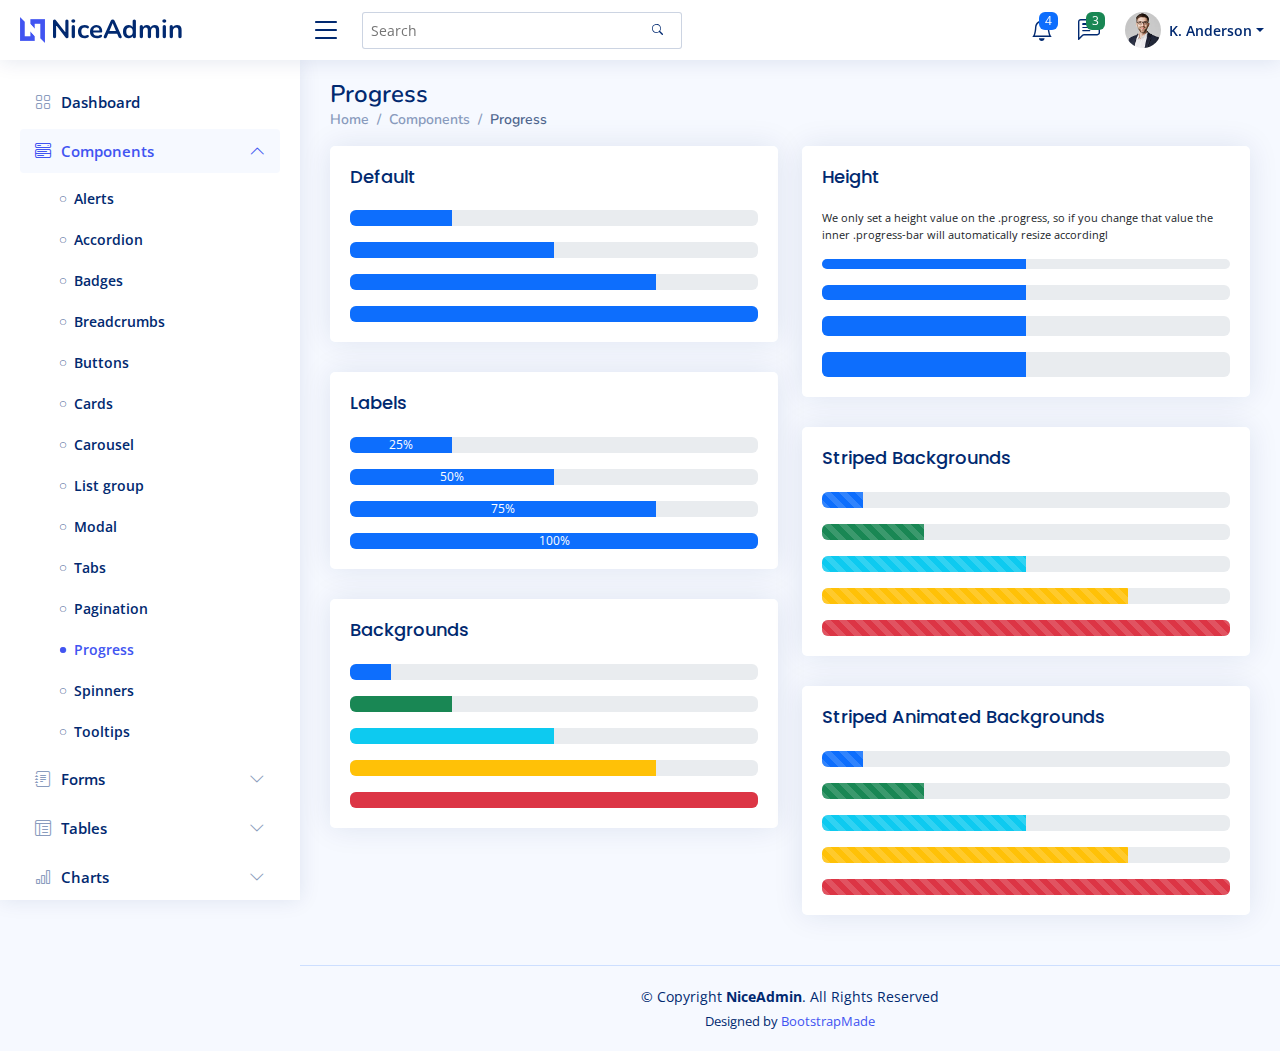
<file: components-progress.html>
<!DOCTYPE html>
<html lang="en">

<head>
  <meta charset="utf-8">
  <meta content="width=device-width, initial-scale=1.0" name="viewport">

  <title>Components / Progress - NiceAdmin Bootstrap Template</title>
  <meta content="" name="description">
  <meta content="" name="keywords">

  <!-- Favicons -->
  <link href="assets/img/favicon.png" rel="icon">
  <link href="assets/img/apple-touch-icon.png" rel="apple-touch-icon">

  <!-- Google Fonts -->
  <link href="https://fonts.gstatic.com" rel="preconnect">
  <link href="https://fonts.googleapis.com/css?family=Open+Sans:300,300i,400,400i,600,600i,700,700i|Nunito:300,300i,400,400i,600,600i,700,700i|Poppins:300,300i,400,400i,500,500i,600,600i,700,700i" rel="stylesheet">

  <!-- Vendor CSS Files -->
  <link href="assets/vendor/bootstrap/css/bootstrap.min.css" rel="stylesheet">
  <link href="assets/vendor/bootstrap-icons/bootstrap-icons.css" rel="stylesheet">
  <link href="assets/vendor/boxicons/css/boxicons.min.css" rel="stylesheet">
  <link href="assets/vendor/quill/quill.snow.css" rel="stylesheet">
  <link href="assets/vendor/quill/quill.bubble.css" rel="stylesheet">
  <link href="assets/vendor/remixicon/remixicon.css" rel="stylesheet">
  <link href="assets/vendor/simple-datatables/style.css" rel="stylesheet">

  <!-- Template Main CSS File -->
  <link href="assets/css/style.css" rel="stylesheet">

  <!-- =======================================================
  * Template Name: NiceAdmin
  * Template URL: https://bootstrapmade.com/nice-admin-bootstrap-admin-html-template/
  * Updated: Apr 20 2024 with Bootstrap v5.3.3
  * Author: BootstrapMade.com
  * License: https://bootstrapmade.com/license/
  ======================================================== -->
</head>

<body>

  <!-- ======= Header ======= -->
  <header id="header" class="header fixed-top d-flex align-items-center">

    <div class="d-flex align-items-center justify-content-between">
      <a href="index.html" class="logo d-flex align-items-center">
        <img src="assets/img/logo.png" alt="">
        <span class="d-none d-lg-block">NiceAdmin</span>
      </a>
      <i class="bi bi-list toggle-sidebar-btn"></i>
    </div><!-- End Logo -->

    <div class="search-bar">
      <form class="search-form d-flex align-items-center" method="POST" action="#">
        <input type="text" name="query" placeholder="Search" title="Enter search keyword">
        <button type="submit" title="Search"><i class="bi bi-search"></i></button>
      </form>
    </div><!-- End Search Bar -->

    <nav class="header-nav ms-auto">
      <ul class="d-flex align-items-center">

        <li class="nav-item d-block d-lg-none">
          <a class="nav-link nav-icon search-bar-toggle " href="#">
            <i class="bi bi-search"></i>
          </a>
        </li><!-- End Search Icon-->

        <li class="nav-item dropdown">

          <a class="nav-link nav-icon" href="#" data-bs-toggle="dropdown">
            <i class="bi bi-bell"></i>
            <span class="badge bg-primary badge-number">4</span>
          </a><!-- End Notification Icon -->

          <ul class="dropdown-menu dropdown-menu-end dropdown-menu-arrow notifications">
            <li class="dropdown-header">
              You have 4 new notifications
              <a href="#"><span class="badge rounded-pill bg-primary p-2 ms-2">View all</span></a>
            </li>
            <li>
              <hr class="dropdown-divider">
            </li>

            <li class="notification-item">
              <i class="bi bi-exclamation-circle text-warning"></i>
              <div>
                <h4>Lorem Ipsum</h4>
                <p>Quae dolorem earum veritatis oditseno</p>
                <p>30 min. ago</p>
              </div>
            </li>

            <li>
              <hr class="dropdown-divider">
            </li>

            <li class="notification-item">
              <i class="bi bi-x-circle text-danger"></i>
              <div>
                <h4>Atque rerum nesciunt</h4>
                <p>Quae dolorem earum veritatis oditseno</p>
                <p>1 hr. ago</p>
              </div>
            </li>

            <li>
              <hr class="dropdown-divider">
            </li>

            <li class="notification-item">
              <i class="bi bi-check-circle text-success"></i>
              <div>
                <h4>Sit rerum fuga</h4>
                <p>Quae dolorem earum veritatis oditseno</p>
                <p>2 hrs. ago</p>
              </div>
            </li>

            <li>
              <hr class="dropdown-divider">
            </li>

            <li class="notification-item">
              <i class="bi bi-info-circle text-primary"></i>
              <div>
                <h4>Dicta reprehenderit</h4>
                <p>Quae dolorem earum veritatis oditseno</p>
                <p>4 hrs. ago</p>
              </div>
            </li>

            <li>
              <hr class="dropdown-divider">
            </li>
            <li class="dropdown-footer">
              <a href="#">Show all notifications</a>
            </li>

          </ul><!-- End Notification Dropdown Items -->

        </li><!-- End Notification Nav -->

        <li class="nav-item dropdown">

          <a class="nav-link nav-icon" href="#" data-bs-toggle="dropdown">
            <i class="bi bi-chat-left-text"></i>
            <span class="badge bg-success badge-number">3</span>
          </a><!-- End Messages Icon -->

          <ul class="dropdown-menu dropdown-menu-end dropdown-menu-arrow messages">
            <li class="dropdown-header">
              You have 3 new messages
              <a href="#"><span class="badge rounded-pill bg-primary p-2 ms-2">View all</span></a>
            </li>
            <li>
              <hr class="dropdown-divider">
            </li>

            <li class="message-item">
              <a href="#">
                <img src="assets/img/messages-1.jpg" alt="" class="rounded-circle">
                <div>
                  <h4>Maria Hudson</h4>
                  <p>Velit asperiores et ducimus soluta repudiandae labore officia est ut...</p>
                  <p>4 hrs. ago</p>
                </div>
              </a>
            </li>
            <li>
              <hr class="dropdown-divider">
            </li>

            <li class="message-item">
              <a href="#">
                <img src="assets/img/messages-2.jpg" alt="" class="rounded-circle">
                <div>
                  <h4>Anna Nelson</h4>
                  <p>Velit asperiores et ducimus soluta repudiandae labore officia est ut...</p>
                  <p>6 hrs. ago</p>
                </div>
              </a>
            </li>
            <li>
              <hr class="dropdown-divider">
            </li>

            <li class="message-item">
              <a href="#">
                <img src="assets/img/messages-3.jpg" alt="" class="rounded-circle">
                <div>
                  <h4>David Muldon</h4>
                  <p>Velit asperiores et ducimus soluta repudiandae labore officia est ut...</p>
                  <p>8 hrs. ago</p>
                </div>
              </a>
            </li>
            <li>
              <hr class="dropdown-divider">
            </li>

            <li class="dropdown-footer">
              <a href="#">Show all messages</a>
            </li>

          </ul><!-- End Messages Dropdown Items -->

        </li><!-- End Messages Nav -->

        <li class="nav-item dropdown pe-3">

          <a class="nav-link nav-profile d-flex align-items-center pe-0" href="#" data-bs-toggle="dropdown">
            <img src="assets/img/profile-img.jpg" alt="Profile" class="rounded-circle">
            <span class="d-none d-md-block dropdown-toggle ps-2">K. Anderson</span>
          </a><!-- End Profile Iamge Icon -->

          <ul class="dropdown-menu dropdown-menu-end dropdown-menu-arrow profile">
            <li class="dropdown-header">
              <h6>Kevin Anderson</h6>
              <span>Web Designer</span>
            </li>
            <li>
              <hr class="dropdown-divider">
            </li>

            <li>
              <a class="dropdown-item d-flex align-items-center" href="users-profile.html">
                <i class="bi bi-person"></i>
                <span>My Profile</span>
              </a>
            </li>
            <li>
              <hr class="dropdown-divider">
            </li>

            <li>
              <a class="dropdown-item d-flex align-items-center" href="users-profile.html">
                <i class="bi bi-gear"></i>
                <span>Account Settings</span>
              </a>
            </li>
            <li>
              <hr class="dropdown-divider">
            </li>

            <li>
              <a class="dropdown-item d-flex align-items-center" href="pages-faq.html">
                <i class="bi bi-question-circle"></i>
                <span>Need Help?</span>
              </a>
            </li>
            <li>
              <hr class="dropdown-divider">
            </li>

            <li>
              <a class="dropdown-item d-flex align-items-center" href="#">
                <i class="bi bi-box-arrow-right"></i>
                <span>Sign Out</span>
              </a>
            </li>

          </ul><!-- End Profile Dropdown Items -->
        </li><!-- End Profile Nav -->

      </ul>
    </nav><!-- End Icons Navigation -->

  </header><!-- End Header -->

  <!-- ======= Sidebar ======= -->
  <aside id="sidebar" class="sidebar">

    <ul class="sidebar-nav" id="sidebar-nav">

      <li class="nav-item">
        <a class="nav-link collapsed" href="index.html">
          <i class="bi bi-grid"></i>
          <span>Dashboard</span>
        </a>
      </li><!-- End Dashboard Nav -->

      <li class="nav-item">
        <a class="nav-link " data-bs-target="#components-nav" data-bs-toggle="collapse" href="#">
          <i class="bi bi-menu-button-wide"></i><span>Components</span><i class="bi bi-chevron-down ms-auto"></i>
        </a>
        <ul id="components-nav" class="nav-content collapse show" data-bs-parent="#sidebar-nav">
          <li>
            <a href="components-alerts.html">
              <i class="bi bi-circle"></i><span>Alerts</span>
            </a>
          </li>
          <li>
            <a href="components-accordion.html">
              <i class="bi bi-circle"></i><span>Accordion</span>
            </a>
          </li>
          <li>
            <a href="components-badges.html">
              <i class="bi bi-circle"></i><span>Badges</span>
            </a>
          </li>
          <li>
            <a href="components-breadcrumbs.html">
              <i class="bi bi-circle"></i><span>Breadcrumbs</span>
            </a>
          </li>
          <li>
            <a href="components-buttons.html">
              <i class="bi bi-circle"></i><span>Buttons</span>
            </a>
          </li>
          <li>
            <a href="components-cards.html">
              <i class="bi bi-circle"></i><span>Cards</span>
            </a>
          </li>
          <li>
            <a href="components-carousel.html">
              <i class="bi bi-circle"></i><span>Carousel</span>
            </a>
          </li>
          <li>
            <a href="components-list-group.html">
              <i class="bi bi-circle"></i><span>List group</span>
            </a>
          </li>
          <li>
            <a href="components-modal.html">
              <i class="bi bi-circle"></i><span>Modal</span>
            </a>
          </li>
          <li>
            <a href="components-tabs.html">
              <i class="bi bi-circle"></i><span>Tabs</span>
            </a>
          </li>
          <li>
            <a href="components-pagination.html">
              <i class="bi bi-circle"></i><span>Pagination</span>
            </a>
          </li>
          <li>
            <a href="components-progress.html" class="active">
              <i class="bi bi-circle"></i><span>Progress</span>
            </a>
          </li>
          <li>
            <a href="components-spinners.html">
              <i class="bi bi-circle"></i><span>Spinners</span>
            </a>
          </li>
          <li>
            <a href="components-tooltips.html">
              <i class="bi bi-circle"></i><span>Tooltips</span>
            </a>
          </li>
        </ul>
      </li><!-- End Components Nav -->

      <li class="nav-item">
        <a class="nav-link collapsed" data-bs-target="#forms-nav" data-bs-toggle="collapse" href="#">
          <i class="bi bi-journal-text"></i><span>Forms</span><i class="bi bi-chevron-down ms-auto"></i>
        </a>
        <ul id="forms-nav" class="nav-content collapse " data-bs-parent="#sidebar-nav">
          <li>
            <a href="forms-elements.html">
              <i class="bi bi-circle"></i><span>Form Elements</span>
            </a>
          </li>
          <li>
            <a href="forms-layouts.html">
              <i class="bi bi-circle"></i><span>Form Layouts</span>
            </a>
          </li>
          <li>
            <a href="forms-editors.html">
              <i class="bi bi-circle"></i><span>Form Editors</span>
            </a>
          </li>
          <li>
            <a href="forms-validation.html">
              <i class="bi bi-circle"></i><span>Form Validation</span>
            </a>
          </li>
        </ul>
      </li><!-- End Forms Nav -->

      <li class="nav-item">
        <a class="nav-link collapsed" data-bs-target="#tables-nav" data-bs-toggle="collapse" href="#">
          <i class="bi bi-layout-text-window-reverse"></i><span>Tables</span><i class="bi bi-chevron-down ms-auto"></i>
        </a>
        <ul id="tables-nav" class="nav-content collapse " data-bs-parent="#sidebar-nav">
          <li>
            <a href="tables-general.html">
              <i class="bi bi-circle"></i><span>General Tables</span>
            </a>
          </li>
          <li>
            <a href="tables-data.html">
              <i class="bi bi-circle"></i><span>Data Tables</span>
            </a>
          </li>
        </ul>
      </li><!-- End Tables Nav -->

      <li class="nav-item">
        <a class="nav-link collapsed" data-bs-target="#charts-nav" data-bs-toggle="collapse" href="#">
          <i class="bi bi-bar-chart"></i><span>Charts</span><i class="bi bi-chevron-down ms-auto"></i>
        </a>
        <ul id="charts-nav" class="nav-content collapse " data-bs-parent="#sidebar-nav">
          <li>
            <a href="charts-chartjs.html">
              <i class="bi bi-circle"></i><span>Chart.js</span>
            </a>
          </li>
          <li>
            <a href="charts-apexcharts.html">
              <i class="bi bi-circle"></i><span>ApexCharts</span>
            </a>
          </li>
          <li>
            <a href="charts-echarts.html">
              <i class="bi bi-circle"></i><span>ECharts</span>
            </a>
          </li>
        </ul>
      </li><!-- End Charts Nav -->

      <li class="nav-item">
        <a class="nav-link collapsed" data-bs-target="#icons-nav" data-bs-toggle="collapse" href="#">
          <i class="bi bi-gem"></i><span>Icons</span><i class="bi bi-chevron-down ms-auto"></i>
        </a>
        <ul id="icons-nav" class="nav-content collapse " data-bs-parent="#sidebar-nav">
          <li>
            <a href="icons-bootstrap.html">
              <i class="bi bi-circle"></i><span>Bootstrap Icons</span>
            </a>
          </li>
          <li>
            <a href="icons-remix.html">
              <i class="bi bi-circle"></i><span>Remix Icons</span>
            </a>
          </li>
          <li>
            <a href="icons-boxicons.html">
              <i class="bi bi-circle"></i><span>Boxicons</span>
            </a>
          </li>
        </ul>
      </li><!-- End Icons Nav -->

      <li class="nav-heading">Pages</li>

      <li class="nav-item">
        <a class="nav-link collapsed" href="users-profile.html">
          <i class="bi bi-person"></i>
          <span>Profile</span>
        </a>
      </li><!-- End Profile Page Nav -->

      <li class="nav-item">
        <a class="nav-link collapsed" href="pages-faq.html">
          <i class="bi bi-question-circle"></i>
          <span>F.A.Q</span>
        </a>
      </li><!-- End F.A.Q Page Nav -->

      <li class="nav-item">
        <a class="nav-link collapsed" href="pages-contact.html">
          <i class="bi bi-envelope"></i>
          <span>Contact</span>
        </a>
      </li><!-- End Contact Page Nav -->

      <li class="nav-item">
        <a class="nav-link collapsed" href="pages-register.html">
          <i class="bi bi-card-list"></i>
          <span>Register</span>
        </a>
      </li><!-- End Register Page Nav -->

      <li class="nav-item">
        <a class="nav-link collapsed" href="pages-login.html">
          <i class="bi bi-box-arrow-in-right"></i>
          <span>Login</span>
        </a>
      </li><!-- End Login Page Nav -->

      <li class="nav-item">
        <a class="nav-link collapsed" href="pages-error-404.html">
          <i class="bi bi-dash-circle"></i>
          <span>Error 404</span>
        </a>
      </li><!-- End Error 404 Page Nav -->

      <li class="nav-item">
        <a class="nav-link collapsed" href="pages-blank.html">
          <i class="bi bi-file-earmark"></i>
          <span>Blank</span>
        </a>
      </li><!-- End Blank Page Nav -->

    </ul>

  </aside><!-- End Sidebar-->

  <main id="main" class="main">

    <div class="pagetitle">
      <h1>Progress</h1>
      <nav>
        <ol class="breadcrumb">
          <li class="breadcrumb-item"><a href="index.html">Home</a></li>
          <li class="breadcrumb-item">Components</li>
          <li class="breadcrumb-item active">Progress</li>
        </ol>
      </nav>
    </div><!-- End Page Title -->

    <section class="section">
      <div class="row">
        <div class="col-lg-6">

          <div class="card">
            <div class="card-body">
              <h5 class="card-title">Default</h5>

              <!-- Default Progress Bars-->
              <div class="progress">
                <div class="progress-bar" role="progressbar" style="width: 25%" aria-valuenow="25" aria-valuemin="0" aria-valuemax="100"></div>
              </div>
              <div class="progress mt-3">
                <div class="progress-bar" role="progressbar" style="width: 50%" aria-valuenow="50" aria-valuemin="0" aria-valuemax="100"></div>
              </div>
              <div class="progress mt-3">
                <div class="progress-bar" role="progressbar" style="width: 75%" aria-valuenow="75" aria-valuemin="0" aria-valuemax="100"></div>
              </div>
              <div class="progress mt-3">
                <div class="progress-bar" role="progressbar" style="width: 100%" aria-valuenow="100" aria-valuemin="0" aria-valuemax="100"></div>
              </div><!-- End Default Progress Bars-->

            </div>
          </div>

          <div class="card">
            <div class="card-body">
              <h5 class="card-title">Labels</h5>

              <!-- Progress Bars with labels-->
              <div class="progress">
                <div class="progress-bar" role="progressbar" style="width: 25%" aria-valuenow="25" aria-valuemin="0" aria-valuemax="100">25%</div>
              </div>
              <div class="progress mt-3">
                <div class="progress-bar" role="progressbar" style="width: 50%" aria-valuenow="50" aria-valuemin="0" aria-valuemax="100">50%</div>
              </div>
              <div class="progress mt-3">
                <div class="progress-bar" role="progressbar" style="width: 75%" aria-valuenow="75" aria-valuemin="0" aria-valuemax="100">75%</div>
              </div>
              <div class="progress mt-3">
                <div class="progress-bar" role="progressbar" style="width: 100%" aria-valuenow="100" aria-valuemin="0" aria-valuemax="100">100%</div>
              </div><!-- End Progress Bars with labels -->

            </div>
          </div>

          <div class="card">
            <div class="card-body">
              <h5 class="card-title">Backgrounds</h5>

              <!-- Progress Bars with Backgrounds-->
              <div class="progress">
                <div class="progress-bar" role="progressbar" style="width: 10%" aria-valuenow="10" aria-valuemin="0" aria-valuemax="100"></div>
              </div>
              <div class="progress mt-3">
                <div class="progress-bar bg-success" role="progressbar" style="width: 25%" aria-valuenow="25" aria-valuemin="0" aria-valuemax="100"></div>
              </div>
              <div class="progress mt-3">
                <div class="progress-bar bg-info" role="progressbar" style="width: 50%" aria-valuenow="50" aria-valuemin="0" aria-valuemax="100"></div>
              </div>
              <div class="progress mt-3">
                <div class="progress-bar bg-warning" role="progressbar" style="width: 75%" aria-valuenow="75" aria-valuemin="0" aria-valuemax="100"></div>
              </div>
              <div class="progress mt-3">
                <div class="progress-bar bg-danger" role="progressbar" style="width: 100%" aria-valuenow="100" aria-valuemin="0" aria-valuemax="100"></div>
              </div><!-- End Progress Bars with Backgrounds -->

            </div>
          </div>

        </div>

        <div class="col-lg-6">

          <div class="card">
            <div class="card-body">
              <h5 class="card-title">Height</h5>
              <p>We only set a height value on the .progress, so if you change that value the inner .progress-bar will automatically resize accordingl</p>

              <!-- Progress Bars with heights-->
              <div class="progress" style="height: 10px;">
                <div class="progress-bar" role="progressbar" style="width: 50%" aria-valuenow="50" aria-valuemin="0" aria-valuemax="100"></div>
              </div>
              <div class="progress mt-3" style="height: 15px;">
                <div class="progress-bar" role="progressbar" style="width: 50%" aria-valuenow="50" aria-valuemin="0" aria-valuemax="100"></div>
              </div>
              <div class="progress mt-3" style="height: 20px;">
                <div class="progress-bar" role="progressbar" style="width: 50%" aria-valuenow="50" aria-valuemin="0" aria-valuemax="100"></div>
              </div>
              <div class="progress mt-3" style="height: 25px;">
                <div class="progress-bar" role="progressbar" style="width: 50%" aria-valuenow="50" aria-valuemin="0" aria-valuemax="100"></div>
              </div><!-- End Progress Bars with heights -->

            </div>
          </div>

          <div class="card">
            <div class="card-body">
              <h5 class="card-title">Striped Backgrounds</h5>

              <!-- Progress Bars with Striped Backgrounds-->
              <div class="progress">
                <div class="progress-bar progress-bar-striped" role="progressbar" style="width: 10%" aria-valuenow="10" aria-valuemin="0" aria-valuemax="100"></div>
              </div>
              <div class="progress mt-3">
                <div class="progress-bar progress-bar-striped bg-success" role="progressbar" style="width: 25%" aria-valuenow="25" aria-valuemin="0" aria-valuemax="100"></div>
              </div>
              <div class="progress mt-3">
                <div class="progress-bar progress-bar-striped bg-info" role="progressbar" style="width: 50%" aria-valuenow="50" aria-valuemin="0" aria-valuemax="100"></div>
              </div>
              <div class="progress mt-3">
                <div class="progress-bar progress-bar-striped bg-warning" role="progressbar" style="width: 75%" aria-valuenow="75" aria-valuemin="0" aria-valuemax="100"></div>
              </div>
              <div class="progress mt-3">
                <div class="progress-bar progress-bar-striped bg-danger" role="progressbar" style="width: 100%" aria-valuenow="100" aria-valuemin="0" aria-valuemax="100"></div>
              </div><!-- End Progress Bars with Striped Backgrounds -->

            </div>
          </div>

          <div class="card">
            <div class="card-body">
              <h5 class="card-title">Striped Animated Backgrounds</h5>

              <!-- Progress Bars with Striped Backgrounds-->
              <div class="progress">
                <div class="progress-bar progress-bar-striped progress-bar-animated" role="progressbar" style="width: 10%" aria-valuenow="10" aria-valuemin="0" aria-valuemax="100"></div>
              </div>
              <div class="progress mt-3">
                <div class="progress-bar progress-bar-striped bg-success progress-bar-animated" role="progressbar" style="width: 25%" aria-valuenow="25" aria-valuemin="0" aria-valuemax="100"></div>
              </div>
              <div class="progress mt-3">
                <div class="progress-bar progress-bar-striped bg-info progress-bar-animated" role="progressbar" style="width: 50%" aria-valuenow="50" aria-valuemin="0" aria-valuemax="100"></div>
              </div>
              <div class="progress mt-3">
                <div class="progress-bar progress-bar-striped bg-warning progress-bar-animated" role="progressbar" style="width: 75%" aria-valuenow="75" aria-valuemin="0" aria-valuemax="100"></div>
              </div>
              <div class="progress mt-3">
                <div class="progress-bar progress-bar-striped bg-danger progress-bar-animated" role="progressbar" style="width: 100%" aria-valuenow="100" aria-valuemin="0" aria-valuemax="100"></div>
              </div><!-- End Progress Bars with Striped Animated Backgrounds -->

            </div>
          </div>

        </div>
      </div>
    </section>

  </main><!-- End #main -->

  <!-- ======= Footer ======= -->
  <footer id="footer" class="footer">
    <div class="copyright">
      &copy; Copyright <strong><span>NiceAdmin</span></strong>. All Rights Reserved
    </div>
    <div class="credits">
      <!-- All the links in the footer should remain intact. -->
      <!-- You can delete the links only if you purchased the pro version. -->
      <!-- Licensing information: https://bootstrapmade.com/license/ -->
      <!-- Purchase the pro version with working PHP/AJAX contact form: https://bootstrapmade.com/nice-admin-bootstrap-admin-html-template/ -->
      Designed by <a href="https://bootstrapmade.com/">BootstrapMade</a>
    </div>
  </footer><!-- End Footer -->

  <a href="#" class="back-to-top d-flex align-items-center justify-content-center"><i class="bi bi-arrow-up-short"></i></a>

  <!-- Vendor JS Files -->
  <script src="assets/vendor/apexcharts/apexcharts.min.js"></script>
  <script src="assets/vendor/bootstrap/js/bootstrap.bundle.min.js"></script>
  <script src="assets/vendor/chart.js/chart.umd.js"></script>
  <script src="assets/vendor/echarts/echarts.min.js"></script>
  <script src="assets/vendor/quill/quill.js"></script>
  <script src="assets/vendor/simple-datatables/simple-datatables.js"></script>
  <script src="assets/vendor/tinymce/tinymce.min.js"></script>
  <script src="assets/vendor/php-email-form/validate.js"></script>

  <!-- Template Main JS File -->
  <script src="assets/js/main.js"></script>

</body>

</html>
</file>
<file: assets/vendor/quill/quill.snow.css>
/*!
 * Quill Editor v2.0.2
 * https://quilljs.com
 * Copyright (c) 2017-2024, Slab
 * Copyright (c) 2014, Jason Chen
 * Copyright (c) 2013, salesforce.com
 */
.ql-container{box-sizing:border-box;font-family:Helvetica,Arial,sans-serif;font-size:13px;height:100%;margin:0;position:relative}.ql-container.ql-disabled .ql-tooltip{visibility:hidden}.ql-container:not(.ql-disabled) li[data-list=checked] > .ql-ui,.ql-container:not(.ql-disabled) li[data-list=unchecked] > .ql-ui{cursor:pointer}.ql-clipboard{left:-100000px;height:1px;overflow-y:hidden;position:absolute;top:50%}.ql-clipboard p{margin:0;padding:0}.ql-editor{box-sizing:border-box;counter-reset:list-0 list-1 list-2 list-3 list-4 list-5 list-6 list-7 list-8 list-9;line-height:1.42;height:100%;outline:none;overflow-y:auto;padding:12px 15px;tab-size:4;-moz-tab-size:4;text-align:left;white-space:pre-wrap;word-wrap:break-word}.ql-editor > *{cursor:text}.ql-editor p,.ql-editor ol,.ql-editor pre,.ql-editor blockquote,.ql-editor h1,.ql-editor h2,.ql-editor h3,.ql-editor h4,.ql-editor h5,.ql-editor h6{margin:0;padding:0}@supports (counter-set:none){.ql-editor p,.ql-editor h1,.ql-editor h2,.ql-editor h3,.ql-editor h4,.ql-editor h5,.ql-editor h6{counter-set:list-0 list-1 list-2 list-3 list-4 list-5 list-6 list-7 list-8 list-9}}@supports not (counter-set:none){.ql-editor p,.ql-editor h1,.ql-editor h2,.ql-editor h3,.ql-editor h4,.ql-editor h5,.ql-editor h6{counter-reset:list-0 list-1 list-2 list-3 list-4 list-5 list-6 list-7 list-8 list-9}}.ql-editor table{border-collapse:collapse}.ql-editor td{border:1px solid #000;padding:2px 5px}.ql-editor ol{padding-left:1.5em}.ql-editor li{list-style-type:none;padding-left:1.5em;position:relative}.ql-editor li > .ql-ui:before{display:inline-block;margin-left:-1.5em;margin-right:.3em;text-align:right;white-space:nowrap;width:1.2em}.ql-editor li[data-list=checked] > .ql-ui,.ql-editor li[data-list=unchecked] > .ql-ui{color:#777}.ql-editor li[data-list=bullet] > .ql-ui:before{content:'\2022'}.ql-editor li[data-list=checked] > .ql-ui:before{content:'\2611'}.ql-editor li[data-list=unchecked] > .ql-ui:before{content:'\2610'}@supports (counter-set:none){.ql-editor li[data-list]{counter-set:list-1 list-2 list-3 list-4 list-5 list-6 list-7 list-8 list-9}}@supports not (counter-set:none){.ql-editor li[data-list]{counter-reset:list-1 list-2 list-3 list-4 list-5 list-6 list-7 list-8 list-9}}.ql-editor li[data-list=ordered]{counter-increment:list-0}.ql-editor li[data-list=ordered] > .ql-ui:before{content:counter(list-0, decimal) '. '}.ql-editor li[data-list=ordered].ql-indent-1{counter-increment:list-1}.ql-editor li[data-list=ordered].ql-indent-1 > .ql-ui:before{content:counter(list-1, lower-alpha) '. '}@supports (counter-set:none){.ql-editor li[data-list].ql-indent-1{counter-set:list-2 list-3 list-4 list-5 list-6 list-7 list-8 list-9}}@supports not (counter-set:none){.ql-editor li[data-list].ql-indent-1{counter-reset:list-2 list-3 list-4 list-5 list-6 list-7 list-8 list-9}}.ql-editor li[data-list=ordered].ql-indent-2{counter-increment:list-2}.ql-editor li[data-list=ordered].ql-indent-2 > .ql-ui:before{content:counter(list-2, lower-roman) '. '}@supports (counter-set:none){.ql-editor li[data-list].ql-indent-2{counter-set:list-3 list-4 list-5 list-6 list-7 list-8 list-9}}@supports not (counter-set:none){.ql-editor li[data-list].ql-indent-2{counter-reset:list-3 list-4 list-5 list-6 list-7 list-8 list-9}}.ql-editor li[data-list=ordered].ql-indent-3{counter-increment:list-3}.ql-editor li[data-list=ordered].ql-indent-3 > .ql-ui:before{content:counter(list-3, decimal) '. '}@supports (counter-set:none){.ql-editor li[data-list].ql-indent-3{counter-set:list-4 list-5 list-6 list-7 list-8 list-9}}@supports not (counter-set:none){.ql-editor li[data-list].ql-indent-3{counter-reset:list-4 list-5 list-6 list-7 list-8 list-9}}.ql-editor li[data-list=ordered].ql-indent-4{counter-increment:list-4}.ql-editor li[data-list=ordered].ql-indent-4 > .ql-ui:before{content:counter(list-4, lower-alpha) '. '}@supports (counter-set:none){.ql-editor li[data-list].ql-indent-4{counter-set:list-5 list-6 list-7 list-8 list-9}}@supports not (counter-set:none){.ql-editor li[data-list].ql-indent-4{counter-reset:list-5 list-6 list-7 list-8 list-9}}.ql-editor li[data-list=ordered].ql-indent-5{counter-increment:list-5}.ql-editor li[data-list=ordered].ql-indent-5 > .ql-ui:before{content:counter(list-5, lower-roman) '. '}@supports (counter-set:none){.ql-editor li[data-list].ql-indent-5{counter-set:list-6 list-7 list-8 list-9}}@supports not (counter-set:none){.ql-editor li[data-list].ql-indent-5{counter-reset:list-6 list-7 list-8 list-9}}.ql-editor li[data-list=ordered].ql-indent-6{counter-increment:list-6}.ql-editor li[data-list=ordered].ql-indent-6 > .ql-ui:before{content:counter(list-6, decimal) '. '}@supports (counter-set:none){.ql-editor li[data-list].ql-indent-6{counter-set:list-7 list-8 list-9}}@supports not (counter-set:none){.ql-editor li[data-list].ql-indent-6{counter-reset:list-7 list-8 list-9}}.ql-editor li[data-list=ordered].ql-indent-7{counter-increment:list-7}.ql-editor li[data-list=ordered].ql-indent-7 > .ql-ui:before{content:counter(list-7, lower-alpha) '. '}@supports (counter-set:none){.ql-editor li[data-list].ql-indent-7{counter-set:list-8 list-9}}@supports not (counter-set:none){.ql-editor li[data-list].ql-indent-7{counter-reset:list-8 list-9}}.ql-editor li[data-list=ordered].ql-indent-8{counter-increment:list-8}.ql-editor li[data-list=ordered].ql-indent-8 > .ql-ui:before{content:counter(list-8, lower-roman) '. '}@supports (counter-set:none){.ql-editor li[data-list].ql-indent-8{counter-set:list-9}}@supports not (counter-set:none){.ql-editor li[data-list].ql-indent-8{counter-reset:list-9}}.ql-editor li[data-list=ordered].ql-indent-9{counter-increment:list-9}.ql-editor li[data-list=ordered].ql-indent-9 > .ql-ui:before{content:counter(list-9, decimal) '. '}.ql-editor .ql-indent-1:not(.ql-direction-rtl){padding-left:3em}.ql-editor li.ql-indent-1:not(.ql-direction-rtl){padding-left:4.5em}.ql-editor .ql-indent-1.ql-direction-rtl.ql-align-right{padding-right:3em}.ql-editor li.ql-indent-1.ql-direction-rtl.ql-align-right{padding-right:4.5em}.ql-editor .ql-indent-2:not(.ql-direction-rtl){padding-left:6em}.ql-editor li.ql-indent-2:not(.ql-direction-rtl){padding-left:7.5em}.ql-editor .ql-indent-2.ql-direction-rtl.ql-align-right{padding-right:6em}.ql-editor li.ql-indent-2.ql-direction-rtl.ql-align-right{padding-right:7.5em}.ql-editor .ql-indent-3:not(.ql-direction-rtl){padding-left:9em}.ql-editor li.ql-indent-3:not(.ql-direction-rtl){padding-left:10.5em}.ql-editor .ql-indent-3.ql-direction-rtl.ql-align-right{padding-right:9em}.ql-editor li.ql-indent-3.ql-direction-rtl.ql-align-right{padding-right:10.5em}.ql-editor .ql-indent-4:not(.ql-direction-rtl){padding-left:12em}.ql-editor li.ql-indent-4:not(.ql-direction-rtl){padding-left:13.5em}.ql-editor .ql-indent-4.ql-direction-rtl.ql-align-right{padding-right:12em}.ql-editor li.ql-indent-4.ql-direction-rtl.ql-align-right{padding-right:13.5em}.ql-editor .ql-indent-5:not(.ql-direction-rtl){padding-left:15em}.ql-editor li.ql-indent-5:not(.ql-direction-rtl){padding-left:16.5em}.ql-editor .ql-indent-5.ql-direction-rtl.ql-align-right{padding-right:15em}.ql-editor li.ql-indent-5.ql-direction-rtl.ql-align-right{padding-right:16.5em}.ql-editor .ql-indent-6:not(.ql-direction-rtl){padding-left:18em}.ql-editor li.ql-indent-6:not(.ql-direction-rtl){padding-left:19.5em}.ql-editor .ql-indent-6.ql-direction-rtl.ql-align-right{padding-right:18em}.ql-editor li.ql-indent-6.ql-direction-rtl.ql-align-right{padding-right:19.5em}.ql-editor .ql-indent-7:not(.ql-direction-rtl){padding-left:21em}.ql-editor li.ql-indent-7:not(.ql-direction-rtl){padding-left:22.5em}.ql-editor .ql-indent-7.ql-direction-rtl.ql-align-right{padding-right:21em}.ql-editor li.ql-indent-7.ql-direction-rtl.ql-align-right{padding-right:22.5em}.ql-editor .ql-indent-8:not(.ql-direction-rtl){padding-left:24em}.ql-editor li.ql-indent-8:not(.ql-direction-rtl){padding-left:25.5em}.ql-editor .ql-indent-8.ql-direction-rtl.ql-align-right{padding-right:24em}.ql-editor li.ql-indent-8.ql-direction-rtl.ql-align-right{padding-right:25.5em}.ql-editor .ql-indent-9:not(.ql-direction-rtl){padding-left:27em}.ql-editor li.ql-indent-9:not(.ql-direction-rtl){padding-left:28.5em}.ql-editor .ql-indent-9.ql-direction-rtl.ql-align-right{padding-right:27em}.ql-editor li.ql-indent-9.ql-direction-rtl.ql-align-right{padding-right:28.5em}.ql-editor li.ql-direction-rtl{padding-right:1.5em}.ql-editor li.ql-direction-rtl > .ql-ui:before{margin-left:.3em;margin-right:-1.5em;text-align:left}.ql-editor table{table-layout:fixed;width:100%}.ql-editor table td{outline:none}.ql-editor .ql-code-block-container{font-family:monospace}.ql-editor .ql-video{display:block;max-width:100%}.ql-editor .ql-video.ql-align-center{margin:0 auto}.ql-editor .ql-video.ql-align-right{margin:0 0 0 auto}.ql-editor .ql-bg-black{background-color:#000}.ql-editor .ql-bg-red{background-color:#e60000}.ql-editor .ql-bg-orange{background-color:#f90}.ql-editor .ql-bg-yellow{background-color:#ff0}.ql-editor .ql-bg-green{background-color:#008a00}.ql-editor .ql-bg-blue{background-color:#06c}.ql-editor .ql-bg-purple{background-color:#93f}.ql-editor .ql-color-white{color:#fff}.ql-editor .ql-color-red{color:#e60000}.ql-editor .ql-color-orange{color:#f90}.ql-editor .ql-color-yellow{color:#ff0}.ql-editor .ql-color-green{color:#008a00}.ql-editor .ql-color-blue{color:#06c}.ql-editor .ql-color-purple{color:#93f}.ql-editor .ql-font-serif{font-family:Georgia,Times New Roman,serif}.ql-editor .ql-font-monospace{font-family:Monaco,Courier New,monospace}.ql-editor .ql-size-small{font-size:.75em}.ql-editor .ql-size-large{font-size:1.5em}.ql-editor .ql-size-huge{font-size:2.5em}.ql-editor .ql-direction-rtl{direction:rtl;text-align:inherit}.ql-editor .ql-align-center{text-align:center}.ql-editor .ql-align-justify{text-align:justify}.ql-editor .ql-align-right{text-align:right}.ql-editor .ql-ui{position:absolute}.ql-editor.ql-blank::before{color:rgba(0,0,0,0.6);content:attr(data-placeholder);font-style:italic;left:15px;pointer-events:none;position:absolute;right:15px}.ql-snow.ql-toolbar:after,.ql-snow .ql-toolbar:after{clear:both;content:'';display:table}.ql-snow.ql-toolbar button,.ql-snow .ql-toolbar button{background:none;border:none;cursor:pointer;display:inline-block;float:left;height:24px;padding:3px 5px;width:28px}.ql-snow.ql-toolbar button svg,.ql-snow .ql-toolbar button svg{float:left;height:100%}.ql-snow.ql-toolbar button:active:hover,.ql-snow .ql-toolbar button:active:hover{outline:none}.ql-snow.ql-toolbar input.ql-image[type=file],.ql-snow .ql-toolbar input.ql-image[type=file]{display:none}.ql-snow.ql-toolbar button:hover,.ql-snow .ql-toolbar button:hover,.ql-snow.ql-toolbar button:focus,.ql-snow .ql-toolbar button:focus,.ql-snow.ql-toolbar button.ql-active,.ql-snow .ql-toolbar button.ql-active,.ql-snow.ql-toolbar .ql-picker-label:hover,.ql-snow .ql-toolbar .ql-picker-label:hover,.ql-snow.ql-toolbar .ql-picker-label.ql-active,.ql-snow .ql-toolbar .ql-picker-label.ql-active,.ql-snow.ql-toolbar .ql-picker-item:hover,.ql-snow .ql-toolbar .ql-picker-item:hover,.ql-snow.ql-toolbar .ql-picker-item.ql-selected,.ql-snow .ql-toolbar .ql-picker-item.ql-selected{color:#06c}.ql-snow.ql-toolbar button:hover .ql-fill,.ql-snow .ql-toolbar button:hover .ql-fill,.ql-snow.ql-toolbar button:focus .ql-fill,.ql-snow .ql-toolbar button:focus .ql-fill,.ql-snow.ql-toolbar button.ql-active .ql-fill,.ql-snow .ql-toolbar button.ql-active .ql-fill,.ql-snow.ql-toolbar .ql-picker-label:hover .ql-fill,.ql-snow .ql-toolbar .ql-picker-label:hover .ql-fill,.ql-snow.ql-toolbar .ql-picker-label.ql-active .ql-fill,.ql-snow .ql-toolbar .ql-picker-label.ql-active .ql-fill,.ql-snow.ql-toolbar .ql-picker-item:hover .ql-fill,.ql-snow .ql-toolbar .ql-picker-item:hover .ql-fill,.ql-snow.ql-toolbar .ql-picker-item.ql-selected .ql-fill,.ql-snow .ql-toolbar .ql-picker-item.ql-selected .ql-fill,.ql-snow.ql-toolbar button:hover .ql-stroke.ql-fill,.ql-snow .ql-toolbar button:hover .ql-stroke.ql-fill,.ql-snow.ql-toolbar button:focus .ql-stroke.ql-fill,.ql-snow .ql-toolbar button:focus .ql-stroke.ql-fill,.ql-snow.ql-toolbar button.ql-active .ql-stroke.ql-fill,.ql-snow .ql-toolbar button.ql-active .ql-stroke.ql-fill,.ql-snow.ql-toolbar .ql-picker-label:hover .ql-stroke.ql-fill,.ql-snow .ql-toolbar .ql-picker-label:hover .ql-stroke.ql-fill,.ql-snow.ql-toolbar .ql-picker-label.ql-active .ql-stroke.ql-fill,.ql-snow .ql-toolbar .ql-picker-label.ql-active .ql-stroke.ql-fill,.ql-snow.ql-toolbar .ql-picker-item:hover .ql-stroke.ql-fill,.ql-snow .ql-toolbar .ql-picker-item:hover .ql-stroke.ql-fill,.ql-snow.ql-toolbar .ql-picker-item.ql-selected .ql-stroke.ql-fill,.ql-snow .ql-toolbar .ql-picker-item.ql-selected .ql-stroke.ql-fill{fill:#06c}.ql-snow.ql-toolbar button:hover .ql-stroke,.ql-snow .ql-toolbar button:hover .ql-stroke,.ql-snow.ql-toolbar button:focus .ql-stroke,.ql-snow .ql-toolbar button:focus .ql-stroke,.ql-snow.ql-toolbar button.ql-active .ql-stroke,.ql-snow .ql-toolbar button.ql-active .ql-stroke,.ql-snow.ql-toolbar .ql-picker-label:hover .ql-stroke,.ql-snow .ql-toolbar .ql-picker-label:hover .ql-stroke,.ql-snow.ql-toolbar .ql-picker-label.ql-active .ql-stroke,.ql-snow .ql-toolbar .ql-picker-label.ql-active .ql-stroke,.ql-snow.ql-toolbar .ql-picker-item:hover .ql-stroke,.ql-snow .ql-toolbar .ql-picker-item:hover .ql-stroke,.ql-snow.ql-toolbar .ql-picker-item.ql-selected .ql-stroke,.ql-snow .ql-toolbar .ql-picker-item.ql-selected .ql-stroke,.ql-snow.ql-toolbar button:hover .ql-stroke-miter,.ql-snow .ql-toolbar button:hover .ql-stroke-miter,.ql-snow.ql-toolbar button:focus .ql-stroke-miter,.ql-snow .ql-toolbar button:focus .ql-stroke-miter,.ql-snow.ql-toolbar button.ql-active .ql-stroke-miter,.ql-snow .ql-toolbar button.ql-active .ql-stroke-miter,.ql-snow.ql-toolbar .ql-picker-label:hover .ql-stroke-miter,.ql-snow .ql-toolbar .ql-picker-label:hover .ql-stroke-miter,.ql-snow.ql-toolbar .ql-picker-label.ql-active .ql-stroke-miter,.ql-snow .ql-toolbar .ql-picker-label.ql-active .ql-stroke-miter,.ql-snow.ql-toolbar .ql-picker-item:hover .ql-stroke-miter,.ql-snow .ql-toolbar .ql-picker-item:hover .ql-stroke-miter,.ql-snow.ql-toolbar .ql-picker-item.ql-selected .ql-stroke-miter,.ql-snow .ql-toolbar .ql-picker-item.ql-selected .ql-stroke-miter{stroke:#06c}@media (pointer:coarse){.ql-snow.ql-toolbar button:hover:not(.ql-active),.ql-snow .ql-toolbar button:hover:not(.ql-active){color:#444}.ql-snow.ql-toolbar button:hover:not(.ql-active) .ql-fill,.ql-snow .ql-toolbar button:hover:not(.ql-active) .ql-fill,.ql-snow.ql-toolbar button:hover:not(.ql-active) .ql-stroke.ql-fill,.ql-snow .ql-toolbar button:hover:not(.ql-active) .ql-stroke.ql-fill{fill:#444}.ql-snow.ql-toolbar button:hover:not(.ql-active) .ql-stroke,.ql-snow .ql-toolbar button:hover:not(.ql-active) .ql-stroke,.ql-snow.ql-toolbar button:hover:not(.ql-active) .ql-stroke-miter,.ql-snow .ql-toolbar button:hover:not(.ql-active) .ql-stroke-miter{stroke:#444}}.ql-snow{box-sizing:border-box}.ql-snow *{box-sizing:border-box}.ql-snow .ql-hidden{display:none}.ql-snow .ql-out-bottom,.ql-snow .ql-out-top{visibility:hidden}.ql-snow .ql-tooltip{position:absolute;transform:translateY(10px)}.ql-snow .ql-tooltip a{cursor:pointer;text-decoration:none}.ql-snow .ql-tooltip.ql-flip{transform:translateY(-10px)}.ql-snow .ql-formats{display:inline-block;vertical-align:middle}.ql-snow .ql-formats:after{clear:both;content:'';display:table}.ql-snow .ql-stroke{fill:none;stroke:#444;stroke-linecap:round;stroke-linejoin:round;stroke-width:2}.ql-snow .ql-stroke-miter{fill:none;stroke:#444;stroke-miterlimit:10;stroke-width:2}.ql-snow .ql-fill,.ql-snow .ql-stroke.ql-fill{fill:#444}.ql-snow .ql-empty{fill:none}.ql-snow .ql-even{fill-rule:evenodd}.ql-snow .ql-thin,.ql-snow .ql-stroke.ql-thin{stroke-width:1}.ql-snow .ql-transparent{opacity:.4}.ql-snow .ql-direction svg:last-child{display:none}.ql-snow .ql-direction.ql-active svg:last-child{display:inline}.ql-snow .ql-direction.ql-active svg:first-child{display:none}.ql-snow .ql-editor h1{font-size:2em}.ql-snow .ql-editor h2{font-size:1.5em}.ql-snow .ql-editor h3{font-size:1.17em}.ql-snow .ql-editor h4{font-size:1em}.ql-snow .ql-editor h5{font-size:.83em}.ql-snow .ql-editor h6{font-size:.67em}.ql-snow .ql-editor a{text-decoration:underline}.ql-snow .ql-editor blockquote{border-left:4px solid #ccc;margin-bottom:5px;margin-top:5px;padding-left:16px}.ql-snow .ql-editor code,.ql-snow .ql-editor .ql-code-block-container{background-color:#f0f0f0;border-radius:3px}.ql-snow .ql-editor .ql-code-block-container{margin-bottom:5px;margin-top:5px;padding:5px 10px}.ql-snow .ql-editor code{font-size:85%;padding:2px 4px}.ql-snow .ql-editor .ql-code-block-container{background-color:#23241f;color:#f8f8f2;overflow:visible}.ql-snow .ql-editor img{max-width:100%}.ql-snow .ql-picker{color:#444;display:inline-block;float:left;font-size:14px;font-weight:500;height:24px;position:relative;vertical-align:middle}.ql-snow .ql-picker-label{cursor:pointer;display:inline-block;height:100%;padding-left:8px;padding-right:2px;position:relative;width:100%}.ql-snow .ql-picker-label::before{display:inline-block;line-height:22px}.ql-snow .ql-picker-options{background-color:#fff;display:none;min-width:100%;padding:4px 8px;position:absolute;white-space:nowrap}.ql-snow .ql-picker-options .ql-picker-item{cursor:pointer;display:block;padding-bottom:5px;padding-top:5px}.ql-snow .ql-picker.ql-expanded .ql-picker-label{color:#ccc;z-index:2}.ql-snow .ql-picker.ql-expanded .ql-picker-label .ql-fill{fill:#ccc}.ql-snow .ql-picker.ql-expanded .ql-picker-label .ql-stroke{stroke:#ccc}.ql-snow .ql-picker.ql-expanded .ql-picker-options{display:block;margin-top:-1px;top:100%;z-index:1}.ql-snow .ql-color-picker,.ql-snow .ql-icon-picker{width:28px}.ql-snow .ql-color-picker .ql-picker-label,.ql-snow .ql-icon-picker .ql-picker-label{padding:2px 4px}.ql-snow .ql-color-picker .ql-picker-label svg,.ql-snow .ql-icon-picker .ql-picker-label svg{right:4px}.ql-snow .ql-icon-picker .ql-picker-options{padding:4px 0}.ql-snow .ql-icon-picker .ql-picker-item{height:24px;width:24px;padding:2px 4px}.ql-snow .ql-color-picker .ql-picker-options{padding:3px 5px;width:152px}.ql-snow .ql-color-picker .ql-picker-item{border:1px solid transparent;float:left;height:16px;margin:2px;padding:0;width:16px}.ql-snow .ql-picker:not(.ql-color-picker):not(.ql-icon-picker) svg{position:absolute;margin-top:-9px;right:0;top:50%;width:18px}.ql-snow .ql-picker.ql-header .ql-picker-label[data-label]:not([data-label=''])::before,.ql-snow .ql-picker.ql-font .ql-picker-label[data-label]:not([data-label=''])::before,.ql-snow .ql-picker.ql-size .ql-picker-label[data-label]:not([data-label=''])::before,.ql-snow .ql-picker.ql-header .ql-picker-item[data-label]:not([data-label=''])::before,.ql-snow .ql-picker.ql-font .ql-picker-item[data-label]:not([data-label=''])::before,.ql-snow .ql-picker.ql-size .ql-picker-item[data-label]:not([data-label=''])::before{content:attr(data-label)}.ql-snow .ql-picker.ql-header{width:98px}.ql-snow .ql-picker.ql-header .ql-picker-label::before,.ql-snow .ql-picker.ql-header .ql-picker-item::before{content:'Normal'}.ql-snow .ql-picker.ql-header .ql-picker-label[data-value="1"]::before,.ql-snow .ql-picker.ql-header .ql-picker-item[data-value="1"]::before{content:'Heading 1'}.ql-snow .ql-picker.ql-header .ql-picker-label[data-value="2"]::before,.ql-snow .ql-picker.ql-header .ql-picker-item[data-value="2"]::before{content:'Heading 2'}.ql-snow .ql-picker.ql-header .ql-picker-label[data-value="3"]::before,.ql-snow .ql-picker.ql-header .ql-picker-item[data-value="3"]::before{content:'Heading 3'}.ql-snow .ql-picker.ql-header .ql-picker-label[data-value="4"]::before,.ql-snow .ql-picker.ql-header .ql-picker-item[data-value="4"]::before{content:'Heading 4'}.ql-snow .ql-picker.ql-header .ql-picker-label[data-value="5"]::before,.ql-snow .ql-picker.ql-header .ql-picker-item[data-value="5"]::before{content:'Heading 5'}.ql-snow .ql-picker.ql-header .ql-picker-label[data-value="6"]::before,.ql-snow .ql-picker.ql-header .ql-picker-item[data-value="6"]::before{content:'Heading 6'}.ql-snow .ql-picker.ql-header .ql-picker-item[data-value="1"]::before{font-size:2em}.ql-snow .ql-picker.ql-header .ql-picker-item[data-value="2"]::before{font-size:1.5em}.ql-snow .ql-picker.ql-header .ql-picker-item[data-value="3"]::before{font-size:1.17em}.ql-snow .ql-picker.ql-header .ql-picker-item[data-value="4"]::before{font-size:1em}.ql-snow .ql-picker.ql-header .ql-picker-item[data-value="5"]::before{font-size:.83em}.ql-snow .ql-picker.ql-header .ql-picker-item[data-value="6"]::before{font-size:.67em}.ql-snow .ql-picker.ql-font{width:108px}.ql-snow .ql-picker.ql-font .ql-picker-label::before,.ql-snow .ql-picker.ql-font .ql-picker-item::before{content:'Sans Serif'}.ql-snow .ql-picker.ql-font .ql-picker-label[data-value=serif]::before,.ql-snow .ql-picker.ql-font .ql-picker-item[data-value=serif]::before{content:'Serif'}.ql-snow .ql-picker.ql-font .ql-picker-label[data-value=monospace]::before,.ql-snow .ql-picker.ql-font .ql-picker-item[data-value=monospace]::before{content:'Monospace'}.ql-snow .ql-picker.ql-font .ql-picker-item[data-value=serif]::before{font-family:Georgia,Times New Roman,serif}.ql-snow .ql-picker.ql-font .ql-picker-item[data-value=monospace]::before{font-family:Monaco,Courier New,monospace}.ql-snow .ql-picker.ql-size{width:98px}.ql-snow .ql-picker.ql-size .ql-picker-label::before,.ql-snow .ql-picker.ql-size .ql-picker-item::before{content:'Normal'}.ql-snow .ql-picker.ql-size .ql-picker-label[data-value=small]::before,.ql-snow .ql-picker.ql-size .ql-picker-item[data-value=small]::before{content:'Small'}.ql-snow .ql-picker.ql-size .ql-picker-label[data-value=large]::before,.ql-snow .ql-picker.ql-size .ql-picker-item[data-value=large]::before{content:'Large'}.ql-snow .ql-picker.ql-size .ql-picker-label[data-value=huge]::before,.ql-snow .ql-picker.ql-size .ql-picker-item[data-value=huge]::before{content:'Huge'}.ql-snow .ql-picker.ql-size .ql-picker-item[data-value=small]::before{font-size:10px}.ql-snow .ql-picker.ql-size .ql-picker-item[data-value=large]::before{font-size:18px}.ql-snow .ql-picker.ql-size .ql-picker-item[data-value=huge]::before{font-size:32px}.ql-snow .ql-color-picker.ql-background .ql-picker-item{background-color:#fff}.ql-snow .ql-color-picker.ql-color .ql-picker-item{background-color:#000}.ql-code-block-container{position:relative}.ql-code-block-container .ql-ui{right:5px;top:5px}.ql-toolbar.ql-snow{border:1px solid #ccc;box-sizing:border-box;font-family:'Helvetica Neue','Helvetica','Arial',sans-serif;padding:8px}.ql-toolbar.ql-snow .ql-formats{margin-right:15px}.ql-toolbar.ql-snow .ql-picker-label{border:1px solid transparent}.ql-toolbar.ql-snow .ql-picker-options{border:1px solid transparent;box-shadow:rgba(0,0,0,0.2) 0 2px 8px}.ql-toolbar.ql-snow .ql-picker.ql-expanded .ql-picker-label{border-color:#ccc}.ql-toolbar.ql-snow .ql-picker.ql-expanded .ql-picker-options{border-color:#ccc}.ql-toolbar.ql-snow .ql-color-picker .ql-picker-item.ql-selected,.ql-toolbar.ql-snow .ql-color-picker .ql-picker-item:hover{border-color:#000}.ql-toolbar.ql-snow + .ql-container.ql-snow{border-top:0}.ql-snow .ql-tooltip{background-color:#fff;border:1px solid #ccc;box-shadow:0 0 5px #ddd;color:#444;padding:5px 12px;white-space:nowrap}.ql-snow .ql-tooltip::before{content:"Visit URL:";line-height:26px;margin-right:8px}.ql-snow .ql-tooltip input[type=text]{display:none;border:1px solid #ccc;font-size:13px;height:26px;margin:0;padding:3px 5px;width:170px}.ql-snow .ql-tooltip a.ql-preview{display:inline-block;max-width:200px;overflow-x:hidden;text-overflow:ellipsis;vertical-align:top}.ql-snow .ql-tooltip a.ql-action::after{border-right:1px solid #ccc;content:'Edit';margin-left:16px;padding-right:8px}.ql-snow .ql-tooltip a.ql-remove::before{content:'Remove';margin-left:8px}.ql-snow .ql-tooltip a{line-height:26px}.ql-snow .ql-tooltip.ql-editing a.ql-preview,.ql-snow .ql-tooltip.ql-editing a.ql-remove{display:none}.ql-snow .ql-tooltip.ql-editing input[type=text]{display:inline-block}.ql-snow .ql-tooltip.ql-editing a.ql-action::after{border-right:0;content:'Save';padding-right:0}.ql-snow .ql-tooltip[data-mode=link]::before{content:"Enter link:"}.ql-snow .ql-tooltip[data-mode=formula]::before{content:"Enter formula:"}.ql-snow .ql-tooltip[data-mode=video]::before{content:"Enter video:"}.ql-snow a{color:#06c}.ql-container.ql-snow{border:1px solid #ccc}

/*# sourceMappingURL=quill.snow.css.map*/
</file>
<file: assets/vendor/quill/quill.bubble.css>
/*!
 * Quill Editor v2.0.2
 * https://quilljs.com
 * Copyright (c) 2017-2024, Slab
 * Copyright (c) 2014, Jason Chen
 * Copyright (c) 2013, salesforce.com
 */
.ql-container{box-sizing:border-box;font-family:Helvetica,Arial,sans-serif;font-size:13px;height:100%;margin:0;position:relative}.ql-container.ql-disabled .ql-tooltip{visibility:hidden}.ql-container:not(.ql-disabled) li[data-list=checked] > .ql-ui,.ql-container:not(.ql-disabled) li[data-list=unchecked] > .ql-ui{cursor:pointer}.ql-clipboard{left:-100000px;height:1px;overflow-y:hidden;position:absolute;top:50%}.ql-clipboard p{margin:0;padding:0}.ql-editor{box-sizing:border-box;counter-reset:list-0 list-1 list-2 list-3 list-4 list-5 list-6 list-7 list-8 list-9;line-height:1.42;height:100%;outline:none;overflow-y:auto;padding:12px 15px;tab-size:4;-moz-tab-size:4;text-align:left;white-space:pre-wrap;word-wrap:break-word}.ql-editor > *{cursor:text}.ql-editor p,.ql-editor ol,.ql-editor pre,.ql-editor blockquote,.ql-editor h1,.ql-editor h2,.ql-editor h3,.ql-editor h4,.ql-editor h5,.ql-editor h6{margin:0;padding:0}@supports (counter-set:none){.ql-editor p,.ql-editor h1,.ql-editor h2,.ql-editor h3,.ql-editor h4,.ql-editor h5,.ql-editor h6{counter-set:list-0 list-1 list-2 list-3 list-4 list-5 list-6 list-7 list-8 list-9}}@supports not (counter-set:none){.ql-editor p,.ql-editor h1,.ql-editor h2,.ql-editor h3,.ql-editor h4,.ql-editor h5,.ql-editor h6{counter-reset:list-0 list-1 list-2 list-3 list-4 list-5 list-6 list-7 list-8 list-9}}.ql-editor table{border-collapse:collapse}.ql-editor td{border:1px solid #000;padding:2px 5px}.ql-editor ol{padding-left:1.5em}.ql-editor li{list-style-type:none;padding-left:1.5em;position:relative}.ql-editor li > .ql-ui:before{display:inline-block;margin-left:-1.5em;margin-right:.3em;text-align:right;white-space:nowrap;width:1.2em}.ql-editor li[data-list=checked] > .ql-ui,.ql-editor li[data-list=unchecked] > .ql-ui{color:#777}.ql-editor li[data-list=bullet] > .ql-ui:before{content:'\2022'}.ql-editor li[data-list=checked] > .ql-ui:before{content:'\2611'}.ql-editor li[data-list=unchecked] > .ql-ui:before{content:'\2610'}@supports (counter-set:none){.ql-editor li[data-list]{counter-set:list-1 list-2 list-3 list-4 list-5 list-6 list-7 list-8 list-9}}@supports not (counter-set:none){.ql-editor li[data-list]{counter-reset:list-1 list-2 list-3 list-4 list-5 list-6 list-7 list-8 list-9}}.ql-editor li[data-list=ordered]{counter-increment:list-0}.ql-editor li[data-list=ordered] > .ql-ui:before{content:counter(list-0, decimal) '. '}.ql-editor li[data-list=ordered].ql-indent-1{counter-increment:list-1}.ql-editor li[data-list=ordered].ql-indent-1 > .ql-ui:before{content:counter(list-1, lower-alpha) '. '}@supports (counter-set:none){.ql-editor li[data-list].ql-indent-1{counter-set:list-2 list-3 list-4 list-5 list-6 list-7 list-8 list-9}}@supports not (counter-set:none){.ql-editor li[data-list].ql-indent-1{counter-reset:list-2 list-3 list-4 list-5 list-6 list-7 list-8 list-9}}.ql-editor li[data-list=ordered].ql-indent-2{counter-increment:list-2}.ql-editor li[data-list=ordered].ql-indent-2 > .ql-ui:before{content:counter(list-2, lower-roman) '. '}@supports (counter-set:none){.ql-editor li[data-list].ql-indent-2{counter-set:list-3 list-4 list-5 list-6 list-7 list-8 list-9}}@supports not (counter-set:none){.ql-editor li[data-list].ql-indent-2{counter-reset:list-3 list-4 list-5 list-6 list-7 list-8 list-9}}.ql-editor li[data-list=ordered].ql-indent-3{counter-increment:list-3}.ql-editor li[data-list=ordered].ql-indent-3 > .ql-ui:before{content:counter(list-3, decimal) '. '}@supports (counter-set:none){.ql-editor li[data-list].ql-indent-3{counter-set:list-4 list-5 list-6 list-7 list-8 list-9}}@supports not (counter-set:none){.ql-editor li[data-list].ql-indent-3{counter-reset:list-4 list-5 list-6 list-7 list-8 list-9}}.ql-editor li[data-list=ordered].ql-indent-4{counter-increment:list-4}.ql-editor li[data-list=ordered].ql-indent-4 > .ql-ui:before{content:counter(list-4, lower-alpha) '. '}@supports (counter-set:none){.ql-editor li[data-list].ql-indent-4{counter-set:list-5 list-6 list-7 list-8 list-9}}@supports not (counter-set:none){.ql-editor li[data-list].ql-indent-4{counter-reset:list-5 list-6 list-7 list-8 list-9}}.ql-editor li[data-list=ordered].ql-indent-5{counter-increment:list-5}.ql-editor li[data-list=ordered].ql-indent-5 > .ql-ui:before{content:counter(list-5, lower-roman) '. '}@supports (counter-set:none){.ql-editor li[data-list].ql-indent-5{counter-set:list-6 list-7 list-8 list-9}}@supports not (counter-set:none){.ql-editor li[data-list].ql-indent-5{counter-reset:list-6 list-7 list-8 list-9}}.ql-editor li[data-list=ordered].ql-indent-6{counter-increment:list-6}.ql-editor li[data-list=ordered].ql-indent-6 > .ql-ui:before{content:counter(list-6, decimal) '. '}@supports (counter-set:none){.ql-editor li[data-list].ql-indent-6{counter-set:list-7 list-8 list-9}}@supports not (counter-set:none){.ql-editor li[data-list].ql-indent-6{counter-reset:list-7 list-8 list-9}}.ql-editor li[data-list=ordered].ql-indent-7{counter-increment:list-7}.ql-editor li[data-list=ordered].ql-indent-7 > .ql-ui:before{content:counter(list-7, lower-alpha) '. '}@supports (counter-set:none){.ql-editor li[data-list].ql-indent-7{counter-set:list-8 list-9}}@supports not (counter-set:none){.ql-editor li[data-list].ql-indent-7{counter-reset:list-8 list-9}}.ql-editor li[data-list=ordered].ql-indent-8{counter-increment:list-8}.ql-editor li[data-list=ordered].ql-indent-8 > .ql-ui:before{content:counter(list-8, lower-roman) '. '}@supports (counter-set:none){.ql-editor li[data-list].ql-indent-8{counter-set:list-9}}@supports not (counter-set:none){.ql-editor li[data-list].ql-indent-8{counter-reset:list-9}}.ql-editor li[data-list=ordered].ql-indent-9{counter-increment:list-9}.ql-editor li[data-list=ordered].ql-indent-9 > .ql-ui:before{content:counter(list-9, decimal) '. '}.ql-editor .ql-indent-1:not(.ql-direction-rtl){padding-left:3em}.ql-editor li.ql-indent-1:not(.ql-direction-rtl){padding-left:4.5em}.ql-editor .ql-indent-1.ql-direction-rtl.ql-align-right{padding-right:3em}.ql-editor li.ql-indent-1.ql-direction-rtl.ql-align-right{padding-right:4.5em}.ql-editor .ql-indent-2:not(.ql-direction-rtl){padding-left:6em}.ql-editor li.ql-indent-2:not(.ql-direction-rtl){padding-left:7.5em}.ql-editor .ql-indent-2.ql-direction-rtl.ql-align-right{padding-right:6em}.ql-editor li.ql-indent-2.ql-direction-rtl.ql-align-right{padding-right:7.5em}.ql-editor .ql-indent-3:not(.ql-direction-rtl){padding-left:9em}.ql-editor li.ql-indent-3:not(.ql-direction-rtl){padding-left:10.5em}.ql-editor .ql-indent-3.ql-direction-rtl.ql-align-right{padding-right:9em}.ql-editor li.ql-indent-3.ql-direction-rtl.ql-align-right{padding-right:10.5em}.ql-editor .ql-indent-4:not(.ql-direction-rtl){padding-left:12em}.ql-editor li.ql-indent-4:not(.ql-direction-rtl){padding-left:13.5em}.ql-editor .ql-indent-4.ql-direction-rtl.ql-align-right{padding-right:12em}.ql-editor li.ql-indent-4.ql-direction-rtl.ql-align-right{padding-right:13.5em}.ql-editor .ql-indent-5:not(.ql-direction-rtl){padding-left:15em}.ql-editor li.ql-indent-5:not(.ql-direction-rtl){padding-left:16.5em}.ql-editor .ql-indent-5.ql-direction-rtl.ql-align-right{padding-right:15em}.ql-editor li.ql-indent-5.ql-direction-rtl.ql-align-right{padding-right:16.5em}.ql-editor .ql-indent-6:not(.ql-direction-rtl){padding-left:18em}.ql-editor li.ql-indent-6:not(.ql-direction-rtl){padding-left:19.5em}.ql-editor .ql-indent-6.ql-direction-rtl.ql-align-right{padding-right:18em}.ql-editor li.ql-indent-6.ql-direction-rtl.ql-align-right{padding-right:19.5em}.ql-editor .ql-indent-7:not(.ql-direction-rtl){padding-left:21em}.ql-editor li.ql-indent-7:not(.ql-direction-rtl){padding-left:22.5em}.ql-editor .ql-indent-7.ql-direction-rtl.ql-align-right{padding-right:21em}.ql-editor li.ql-indent-7.ql-direction-rtl.ql-align-right{padding-right:22.5em}.ql-editor .ql-indent-8:not(.ql-direction-rtl){padding-left:24em}.ql-editor li.ql-indent-8:not(.ql-direction-rtl){padding-left:25.5em}.ql-editor .ql-indent-8.ql-direction-rtl.ql-align-right{padding-right:24em}.ql-editor li.ql-indent-8.ql-direction-rtl.ql-align-right{padding-right:25.5em}.ql-editor .ql-indent-9:not(.ql-direction-rtl){padding-left:27em}.ql-editor li.ql-indent-9:not(.ql-direction-rtl){padding-left:28.5em}.ql-editor .ql-indent-9.ql-direction-rtl.ql-align-right{padding-right:27em}.ql-editor li.ql-indent-9.ql-direction-rtl.ql-align-right{padding-right:28.5em}.ql-editor li.ql-direction-rtl{padding-right:1.5em}.ql-editor li.ql-direction-rtl > .ql-ui:before{margin-left:.3em;margin-right:-1.5em;text-align:left}.ql-editor table{table-layout:fixed;width:100%}.ql-editor table td{outline:none}.ql-editor .ql-code-block-container{font-family:monospace}.ql-editor .ql-video{display:block;max-width:100%}.ql-editor .ql-video.ql-align-center{margin:0 auto}.ql-editor .ql-video.ql-align-right{margin:0 0 0 auto}.ql-editor .ql-bg-black{background-color:#000}.ql-editor .ql-bg-red{background-color:#e60000}.ql-editor .ql-bg-orange{background-color:#f90}.ql-editor .ql-bg-yellow{background-color:#ff0}.ql-editor .ql-bg-green{background-color:#008a00}.ql-editor .ql-bg-blue{background-color:#06c}.ql-editor .ql-bg-purple{background-color:#93f}.ql-editor .ql-color-white{color:#fff}.ql-editor .ql-color-red{color:#e60000}.ql-editor .ql-color-orange{color:#f90}.ql-editor .ql-color-yellow{color:#ff0}.ql-editor .ql-color-green{color:#008a00}.ql-editor .ql-color-blue{color:#06c}.ql-editor .ql-color-purple{color:#93f}.ql-editor .ql-font-serif{font-family:Georgia,Times New Roman,serif}.ql-editor .ql-font-monospace{font-family:Monaco,Courier New,monospace}.ql-editor .ql-size-small{font-size:.75em}.ql-editor .ql-size-large{font-size:1.5em}.ql-editor .ql-size-huge{font-size:2.5em}.ql-editor .ql-direction-rtl{direction:rtl;text-align:inherit}.ql-editor .ql-align-center{text-align:center}.ql-editor .ql-align-justify{text-align:justify}.ql-editor .ql-align-right{text-align:right}.ql-editor .ql-ui{position:absolute}.ql-editor.ql-blank::before{color:rgba(0,0,0,0.6);content:attr(data-placeholder);font-style:italic;left:15px;pointer-events:none;position:absolute;right:15px}.ql-bubble.ql-toolbar:after,.ql-bubble .ql-toolbar:after{clear:both;content:'';display:table}.ql-bubble.ql-toolbar button,.ql-bubble .ql-toolbar button{background:none;border:none;cursor:pointer;display:inline-block;float:left;height:24px;padding:3px 5px;width:28px}.ql-bubble.ql-toolbar button svg,.ql-bubble .ql-toolbar button svg{float:left;height:100%}.ql-bubble.ql-toolbar button:active:hover,.ql-bubble .ql-toolbar button:active:hover{outline:none}.ql-bubble.ql-toolbar input.ql-image[type=file],.ql-bubble .ql-toolbar input.ql-image[type=file]{display:none}.ql-bubble.ql-toolbar button:hover,.ql-bubble .ql-toolbar button:hover,.ql-bubble.ql-toolbar button:focus,.ql-bubble .ql-toolbar button:focus,.ql-bubble.ql-toolbar button.ql-active,.ql-bubble .ql-toolbar button.ql-active,.ql-bubble.ql-toolbar .ql-picker-label:hover,.ql-bubble .ql-toolbar .ql-picker-label:hover,.ql-bubble.ql-toolbar .ql-picker-label.ql-active,.ql-bubble .ql-toolbar .ql-picker-label.ql-active,.ql-bubble.ql-toolbar .ql-picker-item:hover,.ql-bubble .ql-toolbar .ql-picker-item:hover,.ql-bubble.ql-toolbar .ql-picker-item.ql-selected,.ql-bubble .ql-toolbar .ql-picker-item.ql-selected{color:#fff}.ql-bubble.ql-toolbar button:hover .ql-fill,.ql-bubble .ql-toolbar button:hover .ql-fill,.ql-bubble.ql-toolbar button:focus .ql-fill,.ql-bubble .ql-toolbar button:focus .ql-fill,.ql-bubble.ql-toolbar button.ql-active .ql-fill,.ql-bubble .ql-toolbar button.ql-active .ql-fill,.ql-bubble.ql-toolbar .ql-picker-label:hover .ql-fill,.ql-bubble .ql-toolbar .ql-picker-label:hover .ql-fill,.ql-bubble.ql-toolbar .ql-picker-label.ql-active .ql-fill,.ql-bubble .ql-toolbar .ql-picker-label.ql-active .ql-fill,.ql-bubble.ql-toolbar .ql-picker-item:hover .ql-fill,.ql-bubble .ql-toolbar .ql-picker-item:hover .ql-fill,.ql-bubble.ql-toolbar .ql-picker-item.ql-selected .ql-fill,.ql-bubble .ql-toolbar .ql-picker-item.ql-selected .ql-fill,.ql-bubble.ql-toolbar button:hover .ql-stroke.ql-fill,.ql-bubble .ql-toolbar button:hover .ql-stroke.ql-fill,.ql-bubble.ql-toolbar button:focus .ql-stroke.ql-fill,.ql-bubble .ql-toolbar button:focus .ql-stroke.ql-fill,.ql-bubble.ql-toolbar button.ql-active .ql-stroke.ql-fill,.ql-bubble .ql-toolbar button.ql-active .ql-stroke.ql-fill,.ql-bubble.ql-toolbar .ql-picker-label:hover .ql-stroke.ql-fill,.ql-bubble .ql-toolbar .ql-picker-label:hover .ql-stroke.ql-fill,.ql-bubble.ql-toolbar .ql-picker-label.ql-active .ql-stroke.ql-fill,.ql-bubble .ql-toolbar .ql-picker-label.ql-active .ql-stroke.ql-fill,.ql-bubble.ql-toolbar .ql-picker-item:hover .ql-stroke.ql-fill,.ql-bubble .ql-toolbar .ql-picker-item:hover .ql-stroke.ql-fill,.ql-bubble.ql-toolbar .ql-picker-item.ql-selected .ql-stroke.ql-fill,.ql-bubble .ql-toolbar .ql-picker-item.ql-selected .ql-stroke.ql-fill{fill:#fff}.ql-bubble.ql-toolbar button:hover .ql-stroke,.ql-bubble .ql-toolbar button:hover .ql-stroke,.ql-bubble.ql-toolbar button:focus .ql-stroke,.ql-bubble .ql-toolbar button:focus .ql-stroke,.ql-bubble.ql-toolbar button.ql-active .ql-stroke,.ql-bubble .ql-toolbar button.ql-active .ql-stroke,.ql-bubble.ql-toolbar .ql-picker-label:hover .ql-stroke,.ql-bubble .ql-toolbar .ql-picker-label:hover .ql-stroke,.ql-bubble.ql-toolbar .ql-picker-label.ql-active .ql-stroke,.ql-bubble .ql-toolbar .ql-picker-label.ql-active .ql-stroke,.ql-bubble.ql-toolbar .ql-picker-item:hover .ql-stroke,.ql-bubble .ql-toolbar .ql-picker-item:hover .ql-stroke,.ql-bubble.ql-toolbar .ql-picker-item.ql-selected .ql-stroke,.ql-bubble .ql-toolbar .ql-picker-item.ql-selected .ql-stroke,.ql-bubble.ql-toolbar button:hover .ql-stroke-miter,.ql-bubble .ql-toolbar button:hover .ql-stroke-miter,.ql-bubble.ql-toolbar button:focus .ql-stroke-miter,.ql-bubble .ql-toolbar button:focus .ql-stroke-miter,.ql-bubble.ql-toolbar button.ql-active .ql-stroke-miter,.ql-bubble .ql-toolbar button.ql-active .ql-stroke-miter,.ql-bubble.ql-toolbar .ql-picker-label:hover .ql-stroke-miter,.ql-bubble .ql-toolbar .ql-picker-label:hover .ql-stroke-miter,.ql-bubble.ql-toolbar .ql-picker-label.ql-active .ql-stroke-miter,.ql-bubble .ql-toolbar .ql-picker-label.ql-active .ql-stroke-miter,.ql-bubble.ql-toolbar .ql-picker-item:hover .ql-stroke-miter,.ql-bubble .ql-toolbar .ql-picker-item:hover .ql-stroke-miter,.ql-bubble.ql-toolbar .ql-picker-item.ql-selected .ql-stroke-miter,.ql-bubble .ql-toolbar .ql-picker-item.ql-selected .ql-stroke-miter{stroke:#fff}@media (pointer:coarse){.ql-bubble.ql-toolbar button:hover:not(.ql-active),.ql-bubble .ql-toolbar button:hover:not(.ql-active){color:#ccc}.ql-bubble.ql-toolbar button:hover:not(.ql-active) .ql-fill,.ql-bubble .ql-toolbar button:hover:not(.ql-active) .ql-fill,.ql-bubble.ql-toolbar button:hover:not(.ql-active) .ql-stroke.ql-fill,.ql-bubble .ql-toolbar button:hover:not(.ql-active) .ql-stroke.ql-fill{fill:#ccc}.ql-bubble.ql-toolbar button:hover:not(.ql-active) .ql-stroke,.ql-bubble .ql-toolbar button:hover:not(.ql-active) .ql-stroke,.ql-bubble.ql-toolbar button:hover:not(.ql-active) .ql-stroke-miter,.ql-bubble .ql-toolbar button:hover:not(.ql-active) .ql-stroke-miter{stroke:#ccc}}.ql-bubble{box-sizing:border-box}.ql-bubble *{box-sizing:border-box}.ql-bubble .ql-hidden{display:none}.ql-bubble .ql-out-bottom,.ql-bubble .ql-out-top{visibility:hidden}.ql-bubble .ql-tooltip{position:absolute;transform:translateY(10px)}.ql-bubble .ql-tooltip a{cursor:pointer;text-decoration:none}.ql-bubble .ql-tooltip.ql-flip{transform:translateY(-10px)}.ql-bubble .ql-formats{display:inline-block;vertical-align:middle}.ql-bubble .ql-formats:after{clear:both;content:'';display:table}.ql-bubble .ql-stroke{fill:none;stroke:#ccc;stroke-linecap:round;stroke-linejoin:round;stroke-width:2}.ql-bubble .ql-stroke-miter{fill:none;stroke:#ccc;stroke-miterlimit:10;stroke-width:2}.ql-bubble .ql-fill,.ql-bubble .ql-stroke.ql-fill{fill:#ccc}.ql-bubble .ql-empty{fill:none}.ql-bubble .ql-even{fill-rule:evenodd}.ql-bubble .ql-thin,.ql-bubble .ql-stroke.ql-thin{stroke-width:1}.ql-bubble .ql-transparent{opacity:.4}.ql-bubble .ql-direction svg:last-child{display:none}.ql-bubble .ql-direction.ql-active svg:last-child{display:inline}.ql-bubble .ql-direction.ql-active svg:first-child{display:none}.ql-bubble .ql-editor h1{font-size:2em}.ql-bubble .ql-editor h2{font-size:1.5em}.ql-bubble .ql-editor h3{font-size:1.17em}.ql-bubble .ql-editor h4{font-size:1em}.ql-bubble .ql-editor h5{font-size:.83em}.ql-bubble .ql-editor h6{font-size:.67em}.ql-bubble .ql-editor a{text-decoration:underline}.ql-bubble .ql-editor blockquote{border-left:4px solid #ccc;margin-bottom:5px;margin-top:5px;padding-left:16px}.ql-bubble .ql-editor code,.ql-bubble .ql-editor .ql-code-block-container{background-color:#f0f0f0;border-radius:3px}.ql-bubble .ql-editor .ql-code-block-container{margin-bottom:5px;margin-top:5px;padding:5px 10px}.ql-bubble .ql-editor code{font-size:85%;padding:2px 4px}.ql-bubble .ql-editor .ql-code-block-container{background-color:#23241f;color:#f8f8f2;overflow:visible}.ql-bubble .ql-editor img{max-width:100%}.ql-bubble .ql-picker{color:#ccc;display:inline-block;float:left;font-size:14px;font-weight:500;height:24px;position:relative;vertical-align:middle}.ql-bubble .ql-picker-label{cursor:pointer;display:inline-block;height:100%;padding-left:8px;padding-right:2px;position:relative;width:100%}.ql-bubble .ql-picker-label::before{display:inline-block;line-height:22px}.ql-bubble .ql-picker-options{background-color:#444;display:none;min-width:100%;padding:4px 8px;position:absolute;white-space:nowrap}.ql-bubble .ql-picker-options .ql-picker-item{cursor:pointer;display:block;padding-bottom:5px;padding-top:5px}.ql-bubble .ql-picker.ql-expanded .ql-picker-label{color:#777;z-index:2}.ql-bubble .ql-picker.ql-expanded .ql-picker-label .ql-fill{fill:#777}.ql-bubble .ql-picker.ql-expanded .ql-picker-label .ql-stroke{stroke:#777}.ql-bubble .ql-picker.ql-expanded .ql-picker-options{display:block;margin-top:-1px;top:100%;z-index:1}.ql-bubble .ql-color-picker,.ql-bubble .ql-icon-picker{width:28px}.ql-bubble .ql-color-picker .ql-picker-label,.ql-bubble .ql-icon-picker .ql-picker-label{padding:2px 4px}.ql-bubble .ql-color-picker .ql-picker-label svg,.ql-bubble .ql-icon-picker .ql-picker-label svg{right:4px}.ql-bubble .ql-icon-picker .ql-picker-options{padding:4px 0}.ql-bubble .ql-icon-picker .ql-picker-item{height:24px;width:24px;padding:2px 4px}.ql-bubble .ql-color-picker .ql-picker-options{padding:3px 5px;width:152px}.ql-bubble .ql-color-picker .ql-picker-item{border:1px solid transparent;float:left;height:16px;margin:2px;padding:0;width:16px}.ql-bubble .ql-picker:not(.ql-color-picker):not(.ql-icon-picker) svg{position:absolute;margin-top:-9px;right:0;top:50%;width:18px}.ql-bubble .ql-picker.ql-header .ql-picker-label[data-label]:not([data-label=''])::before,.ql-bubble .ql-picker.ql-font .ql-picker-label[data-label]:not([data-label=''])::before,.ql-bubble .ql-picker.ql-size .ql-picker-label[data-label]:not([data-label=''])::before,.ql-bubble .ql-picker.ql-header .ql-picker-item[data-label]:not([data-label=''])::before,.ql-bubble .ql-picker.ql-font .ql-picker-item[data-label]:not([data-label=''])::before,.ql-bubble .ql-picker.ql-size .ql-picker-item[data-label]:not([data-label=''])::before{content:attr(data-label)}.ql-bubble .ql-picker.ql-header{width:98px}.ql-bubble .ql-picker.ql-header .ql-picker-label::before,.ql-bubble .ql-picker.ql-header .ql-picker-item::before{content:'Normal'}.ql-bubble .ql-picker.ql-header .ql-picker-label[data-value="1"]::before,.ql-bubble .ql-picker.ql-header .ql-picker-item[data-value="1"]::before{content:'Heading 1'}.ql-bubble .ql-picker.ql-header .ql-picker-label[data-value="2"]::before,.ql-bubble .ql-picker.ql-header .ql-picker-item[data-value="2"]::before{content:'Heading 2'}.ql-bubble .ql-picker.ql-header .ql-picker-label[data-value="3"]::before,.ql-bubble .ql-picker.ql-header .ql-picker-item[data-value="3"]::before{content:'Heading 3'}.ql-bubble .ql-picker.ql-header .ql-picker-label[data-value="4"]::before,.ql-bubble .ql-picker.ql-header .ql-picker-item[data-value="4"]::before{content:'Heading 4'}.ql-bubble .ql-picker.ql-header .ql-picker-label[data-value="5"]::before,.ql-bubble .ql-picker.ql-header .ql-picker-item[data-value="5"]::before{content:'Heading 5'}.ql-bubble .ql-picker.ql-header .ql-picker-label[data-value="6"]::before,.ql-bubble .ql-picker.ql-header .ql-picker-item[data-value="6"]::before{content:'Heading 6'}.ql-bubble .ql-picker.ql-header .ql-picker-item[data-value="1"]::before{font-size:2em}.ql-bubble .ql-picker.ql-header .ql-picker-item[data-value="2"]::before{font-size:1.5em}.ql-bubble .ql-picker.ql-header .ql-picker-item[data-value="3"]::before{font-size:1.17em}.ql-bubble .ql-picker.ql-header .ql-picker-item[data-value="4"]::before{font-size:1em}.ql-bubble .ql-picker.ql-header .ql-picker-item[data-value="5"]::before{font-size:.83em}.ql-bubble .ql-picker.ql-header .ql-picker-item[data-value="6"]::before{font-size:.67em}.ql-bubble .ql-picker.ql-font{width:108px}.ql-bubble .ql-picker.ql-font .ql-picker-label::before,.ql-bubble .ql-picker.ql-font .ql-picker-item::before{content:'Sans Serif'}.ql-bubble .ql-picker.ql-font .ql-picker-label[data-value=serif]::before,.ql-bubble .ql-picker.ql-font .ql-picker-item[data-value=serif]::before{content:'Serif'}.ql-bubble .ql-picker.ql-font .ql-picker-label[data-value=monospace]::before,.ql-bubble .ql-picker.ql-font .ql-picker-item[data-value=monospace]::before{content:'Monospace'}.ql-bubble .ql-picker.ql-font .ql-picker-item[data-value=serif]::before{font-family:Georgia,Times New Roman,serif}.ql-bubble .ql-picker.ql-font .ql-picker-item[data-value=monospace]::before{font-family:Monaco,Courier New,monospace}.ql-bubble .ql-picker.ql-size{width:98px}.ql-bubble .ql-picker.ql-size .ql-picker-label::before,.ql-bubble .ql-picker.ql-size .ql-picker-item::before{content:'Normal'}.ql-bubble .ql-picker.ql-size .ql-picker-label[data-value=small]::before,.ql-bubble .ql-picker.ql-size .ql-picker-item[data-value=small]::before{content:'Small'}.ql-bubble .ql-picker.ql-size .ql-picker-label[data-value=large]::before,.ql-bubble .ql-picker.ql-size .ql-picker-item[data-value=large]::before{content:'Large'}.ql-bubble .ql-picker.ql-size .ql-picker-label[data-value=huge]::before,.ql-bubble .ql-picker.ql-size .ql-picker-item[data-value=huge]::before{content:'Huge'}.ql-bubble .ql-picker.ql-size .ql-picker-item[data-value=small]::before{font-size:10px}.ql-bubble .ql-picker.ql-size .ql-picker-item[data-value=large]::before{font-size:18px}.ql-bubble .ql-picker.ql-size .ql-picker-item[data-value=huge]::before{font-size:32px}.ql-bubble .ql-color-picker.ql-background .ql-picker-item{background-color:#fff}.ql-bubble .ql-color-picker.ql-color .ql-picker-item{background-color:#000}.ql-code-block-container{position:relative}.ql-code-block-container .ql-ui{right:5px;top:5px}.ql-bubble .ql-toolbar .ql-formats{margin:8px 12px 8px 0}.ql-bubble .ql-toolbar .ql-formats:first-child{margin-left:12px}.ql-bubble .ql-color-picker svg{margin:1px}.ql-bubble .ql-color-picker .ql-picker-item.ql-selected,.ql-bubble .ql-color-picker .ql-picker-item:hover{border-color:#fff}.ql-bubble .ql-tooltip{background-color:#444;border-radius:25px;color:#fff}.ql-bubble .ql-tooltip-arrow{border-left:6px solid transparent;border-right:6px solid transparent;content:" ";display:block;left:50%;margin-left:-6px;position:absolute}.ql-bubble .ql-tooltip:not(.ql-flip) .ql-tooltip-arrow{border-bottom:6px solid #444;top:-6px}.ql-bubble .ql-tooltip.ql-flip .ql-tooltip-arrow{border-top:6px solid #444;bottom:-6px}.ql-bubble .ql-tooltip.ql-editing .ql-tooltip-editor{display:block}.ql-bubble .ql-tooltip.ql-editing .ql-formats{visibility:hidden}.ql-bubble .ql-tooltip-editor{display:none}.ql-bubble .ql-tooltip-editor input[type=text]{background:transparent;border:none;color:#fff;font-size:13px;height:100%;outline:none;padding:10px 20px;position:absolute;width:100%}.ql-bubble .ql-tooltip-editor a{top:10px;position:absolute;right:20px}.ql-bubble .ql-tooltip-editor a:before{color:#ccc;content:"\00D7";font-size:16px;font-weight:bold}.ql-container.ql-bubble:not(.ql-disabled) a:not(.ql-close){position:relative;white-space:nowrap}.ql-container.ql-bubble:not(.ql-disabled) a:not(.ql-close)::before{background-color:#444;border-radius:15px;top:-5px;font-size:12px;color:#fff;content:attr(href);font-weight:normal;overflow:hidden;padding:5px 15px;text-decoration:none;z-index:1}.ql-container.ql-bubble:not(.ql-disabled) a:not(.ql-close)::after{border-top:6px solid #444;border-left:6px solid transparent;border-right:6px solid transparent;top:0;content:" ";height:0;width:0}.ql-container.ql-bubble:not(.ql-disabled) a:not(.ql-close)::before,.ql-container.ql-bubble:not(.ql-disabled) a:not(.ql-close)::after{left:0;margin-left:50%;position:absolute;transform:translate(-50%,-100%);transition:visibility 0s ease 200ms;visibility:hidden}.ql-container.ql-bubble:not(.ql-disabled) a:not(.ql-close):hover::before,.ql-container.ql-bubble:not(.ql-disabled) a:not(.ql-close):hover::after{visibility:visible}

/*# sourceMappingURL=quill.bubble.css.map*/
</file>
<file: assets/vendor/simple-datatables/style.css>
.datatable-wrapper.no-header .datatable-container {
	border-top: 1px solid #d9d9d9;
}

.datatable-wrapper.no-footer .datatable-container {
	border-bottom: 1px solid #d9d9d9;
}

.datatable-top,
.datatable-bottom {
	padding: 8px 10px;
}

.datatable-top > nav:first-child,
.datatable-top > div:first-child,
.datatable-bottom > nav:first-child,
.datatable-bottom > div:first-child {
	float: left;
}

.datatable-top > nav:last-child,
.datatable-top > div:not(first-child),
.datatable-bottom > nav:last-child,
.datatable-bottom > div:last-child {
	float: right;
}

.datatable-selector {
	padding: 6px;
}

.datatable-input {
	padding: 6px 12px;
}

.datatable-info {
	margin: 7px 0;
}

/* PAGER */
.datatable-pagination ul {
	margin: 0;
	padding-left: 0;
}

.datatable-pagination li {
	list-style: none;
	float: left;
}

.datatable-pagination li.datatable-hidden {
    visibility: hidden;
}

.datatable-pagination a,
.datatable-pagination button {
	border: 1px solid transparent;
	float: left;
	margin-left: 2px;
	padding: 6px 12px;
	position: relative;
	text-decoration: none;
	color: #333;
    cursor: pointer;
}

.datatable-pagination a:hover,
.datatable-pagination button:hover {
	background-color: #d9d9d9;
}

.datatable-pagination .datatable-active a,
.datatable-pagination .datatable-active a:focus,
.datatable-pagination .datatable-active a:hover,
.datatable-pagination .datatable-active button,
.datatable-pagination .datatable-active button:focus,
.datatable-pagination .datatable-active button:hover {
	background-color: #d9d9d9;
	cursor: default;
}

.datatable-pagination .datatable-ellipsis a,
.datatable-pagination .datatable-disabled a,
.datatable-pagination .datatable-disabled a:focus,
.datatable-pagination .datatable-disabled a:hover,
.datatable-pagination .datatable-ellipsis button,
.datatable-pagination .datatable-disabled button,
.datatable-pagination .datatable-disabled button:focus,
.datatable-pagination .datatable-disabled button:hover {
    pointer-events: none;
    cursor: default;
}

.datatable-pagination .datatable-disabled a,
.datatable-pagination .datatable-disabled a:focus,
.datatable-pagination .datatable-disabled a:hover,
.datatable-pagination .datatable-disabled button,
.datatable-pagination .datatable-disabled button:focus,
.datatable-pagination .datatable-disabled button:hover {
	cursor: not-allowed;
	opacity: 0.4;
}

.datatable-pagination .datatable-pagination a,
.datatable-pagination .datatable-pagination button {
	font-weight: bold;
}

/* TABLE */
.datatable-table {
	max-width: 100%;
	width: 100%;
	border-spacing: 0;
	border-collapse: separate;
}

.datatable-table > tbody > tr > td,
.datatable-table > tbody > tr > th,
.datatable-table > tfoot > tr > td,
.datatable-table > tfoot > tr > th,
.datatable-table > thead > tr > td,
.datatable-table > thead > tr > th {
	vertical-align: top;
	padding: 8px 10px;
}

.datatable-table > thead > tr > th {
	vertical-align: bottom;
	text-align: left;
	border-bottom: 1px solid #d9d9d9;
}

.datatable-table > tfoot > tr > th {
	vertical-align: bottom;
	text-align: left;
	border-top: 1px solid #d9d9d9;
}

.datatable-table th {
	vertical-align: bottom;
	text-align: left;
}

.datatable-table th a {
	text-decoration: none;
	color: inherit;
}

.datatable-table th button,
.datatable-pagination-list button {
    color: inherit;
    border: 0;
    background-color: inherit;
    cursor: pointer;
    text-align: inherit;
    font-weight: inherit;
    font-size: inherit;
}

.datatable-sorter, .datatable-filter {
	display: inline-block;
	height: 100%;
	position: relative;
	width: 100%;
}

.datatable-sorter::before,
.datatable-sorter::after {
	content: "";
	height: 0;
	width: 0;
	position: absolute;
	right: 4px;
	border-left: 4px solid transparent;
	border-right: 4px solid transparent;
	opacity: 0.2;
}


.datatable-sorter::before {
	border-top: 4px solid #000;
	bottom: 0px;
}

.datatable-sorter::after {
	border-bottom: 4px solid #000;
	border-top: 4px solid transparent;
	top: 0px;
}

.datatable-ascending .datatable-sorter::after,
.datatable-descending .datatable-sorter::before,
.datatable-ascending .datatable-filter::after,
.datatable-descending .datatable-filter::before {
	opacity: 0.6;
}

.datatable-filter::before {
    content: "";
    position: absolute;
    right: 4px;
    opacity: 0.2;
    width: 0;
    height: 0;
    border-left: 7px solid transparent;
    border-right: 7px solid transparent;
	border-radius: 50%;
    border-top: 10px solid #000;
    top: 25%;
}

.datatable-filter-active .datatable-filter::before {
    opacity: 0.6;
}

.datatable-empty {
	text-align: center;
}

.datatable-top::after, .datatable-bottom::after {
	clear: both;
	content: " ";
	display: table;
}

table.datatable-table:focus tr.datatable-cursor > td:first-child {
	border-left: 3px blue solid;
}

table.datatable-table:focus {
	outline: solid 1px black;
    outline-offset: -1px;
}
</file>
<file: assets/css/style.css>
/**
* Template Name: NiceAdmin
* Template URL: https://bootstrapmade.com/nice-admin-bootstrap-admin-html-template/
* Updated: Apr 20 2024 with Bootstrap v5.3.3
* Author: BootstrapMade.com
* License: https://bootstrapmade.com/license/
*/

/*--------------------------------------------------------------
# General
--------------------------------------------------------------*/
/* anuj code */



.logo2{
  margin-top: 30px;
}

.card-body-image{
  padding-top:20px!important;
}

/* /anuj code */

:root {
  scroll-behavior: smooth;
}

body {
  font-family: "Open Sans", sans-serif;
  background: #f6f9ff;
  color: #444444;
  font-size: 11px;

}

a {
  color: #4154f1;
  text-decoration: none;
}

a:hover {
  color: #717ff5;
  text-decoration: none;
}

h1,
h2,
h3,
h4,
h5,
h6 {
  font-family: "Nunito", sans-serif;
}

/*--------------------------------------------------------------
# Main
--------------------------------------------------------------*/
#main {
  margin-top: 60px;
  padding: 20px 30px;
  transition: all 0.3s;
}

@media (max-width: 1199px) {
  #main {
    padding: 20px;
  }
}

/*--------------------------------------------------------------
# Page Title
--------------------------------------------------------------*/
.pagetitle {
  margin-bottom: 10px;
}

.pagetitle h1 {
  font-size: 24px;
  margin-bottom: 0;
  font-weight: 600;
  color: #012970;
}

/*--------------------------------------------------------------
# Back to top button
--------------------------------------------------------------*/
.back-to-top {
  position: fixed;
  visibility: hidden;
  opacity: 0;
  right: 15px;
  bottom: 15px;
  z-index: 99999;
  background: #4154f1;
  width: 40px;
  height: 40px;
  border-radius: 4px;
  transition: all 0.4s;
}

.back-to-top i {
  font-size: 24px;
  color: #fff;
  line-height: 0;
}

.back-to-top:hover {
  background: #6776f4;
  color: #fff;
}

.back-to-top.active {
  visibility: visible;
  opacity: 1;
}

/*--------------------------------------------------------------
# Override some default Bootstrap stylings
--------------------------------------------------------------*/
/* Dropdown menus */
.dropdown-menu {
  border-radius: 4px;
  padding: 10px 0;
  animation-name: dropdown-animate;
  animation-duration: 0.2s;
  animation-fill-mode: both;
  border: 0;
  box-shadow: 0 5px 30px 0 rgba(82, 63, 105, 0.2);
}

.dropdown-menu .dropdown-header,
.dropdown-menu .dropdown-footer {
  text-align: center;
  font-size: 15px;
  padding: 10px 25px;
}

.dropdown-menu .dropdown-footer a {
  color: #444444;
  text-decoration: underline;
}

.dropdown-menu .dropdown-footer a:hover {
  text-decoration: none;
}

.dropdown-menu .dropdown-divider {
  color: #a5c5fe;
  margin: 0;
}

.dropdown-menu .dropdown-item {
  font-size: 14px;
  padding: 10px 15px;
  transition: 0.3s;
}

.dropdown-menu .dropdown-item i {
  margin-right: 10px;
  font-size: 18px;
  line-height: 0;
}

.dropdown-menu .dropdown-item:hover {
  background-color: #f6f9ff;
}

@media (min-width: 768px) {
  .dropdown-menu-arrow::before {
    content: "";
    width: 13px;
    height: 13px;
    background: #fff;
    position: absolute;
    top: -7px;
    right: 20px;
    transform: rotate(45deg);
    border-top: 1px solid #eaedf1;
    border-left: 1px solid #eaedf1;
  }
}

@keyframes dropdown-animate {
  0% {
    opacity: 0;
  }

  100% {
    opacity: 1;
  }

  0% {
    opacity: 0;
  }
}

/* Light Backgrounds */
.bg-primary-light {
  background-color: #cfe2ff;
  border-color: #cfe2ff;
}

.bg-secondary-light {
  background-color: #e2e3e5;
  border-color: #e2e3e5;
}

.bg-success-light {
  background-color: #d1e7dd;
  border-color: #d1e7dd;
}

.bg-danger-light {
  background-color: #f8d7da;
  border-color: #f8d7da;
}

.bg-warning-light {
  background-color: #fff3cd;
  border-color: #fff3cd;
}

.bg-info-light {
  background-color: #cff4fc;
  border-color: #cff4fc;
}

.bg-dark-light {
  background-color: #d3d3d4;
  border-color: #d3d3d4;
}

/* Card */
.card {
  margin-bottom: 30px;
  border: none;
  border-radius: 5px;
  box-shadow: 0px 0 30px rgba(1, 41, 112, 0.1);
}

.card-header,
.card-footer {
  border-color: #ebeef4;
  background-color: #fff;
  color: #798eb3;
  padding: 15px;
}

.card-title {
  padding: 20px 0 15px 0;
  font-size: 18px;
  font-weight: 500;
  color: #012970;
  font-family: "Poppins", sans-serif;
}

.card-title span {
  color: #899bbd;
  font-size: 14px;
  font-weight: 400;
}

.card-body {
  padding: 0 20px 20px 20px;
}

.card-img-overlay {
  background-color: rgba(255, 255, 255, 0.6);
}

/* Alerts */
.alert-heading {
  font-weight: 500;
  font-family: "Poppins", sans-serif;
  font-size: 20px;
}

/* Close Button */
.btn-close {
  background-size: 25%;
}

.btn-close:focus {
  outline: 0;
  box-shadow: none;
}

/* Accordion */
.accordion-item {
  border: 1px solid #ebeef4;
}

.accordion-button:focus {
  outline: 0;
  box-shadow: none;
}

.accordion-button:not(.collapsed) {
  color: #012970;
  background-color: #f6f9ff;
}

.accordion-flush .accordion-button {
  padding: 15px 0;
  background: none;
  border: 0;
}

.accordion-flush .accordion-button:not(.collapsed) {
  box-shadow: none;
  color: #4154f1;
}

.accordion-flush .accordion-body {
  padding: 0 0 15px 0;
  color: #3e4f6f;
  font-size: 15px;
}

/* Breadcrumbs */
.breadcrumb {
  font-size: 14px;
  font-family: "Nunito", sans-serif;
  color: #899bbd;
  font-weight: 600;
}

.breadcrumb a {
  color: #899bbd;
  transition: 0.3s;
}

.breadcrumb a:hover {
  color: #51678f;
}

.breadcrumb .breadcrumb-item::before {
  color: #899bbd;
}

.breadcrumb .active {
  color: #51678f;
  font-weight: 600;
}

/* Bordered Tabs */
.nav-tabs-bordered {
  border-bottom: 2px solid #ebeef4;
}

.nav-tabs-bordered .nav-link {
  margin-bottom: -2px;
  border: none;
  color: #2c384e;
}

.nav-tabs-bordered .nav-link:hover,
.nav-tabs-bordered .nav-link:focus {
  color: #4154f1;
}

.nav-tabs-bordered .nav-link.active {
  background-color: #fff;
  color: #4154f1;
  border-bottom: 2px solid #4154f1;
}

/*--------------------------------------------------------------
# Header
--------------------------------------------------------------*/
.logo {
  line-height: 1;
}

@media (min-width: 1200px) {
  .logo {
    width: 280px;
  }
}

.logo img {
  max-height: 26px;
  margin-right: 6px;
}

.logo span {
  font-size: 26px;
  font-weight: 700;
  color: #012970;
  font-family: "Nunito", sans-serif;
}

.header {
  transition: all 0.5s;
  z-index: 997;
  height: 60px;
  box-shadow: 0px 2px 20px rgba(1, 41, 112, 0.1);
  background-color: #fff;
  padding-left: 20px;
  /* Toggle Sidebar Button */
  /* Search Bar */
}

.header .toggle-sidebar-btn {
  font-size: 32px;
  padding-left: 10px;
  cursor: pointer;
  color: #012970;
}

.header .search-bar {
  min-width: 360px;
  padding: 0 20px;
}

@media (max-width: 1199px) {
  .header .search-bar {
    position: fixed;
    top: 50px;
    left: 0;
    right: 0;
    padding: 20px;
    box-shadow: 0px 0px 15px 0px rgba(1, 41, 112, 0.1);
    background: white;
    z-index: 9999;
    transition: 0.3s;
    visibility: hidden;
    opacity: 0;
  }

  .header .search-bar-show {
    top: 60px;
    visibility: visible;
    opacity: 1;
  }
}

.header .search-form {
  width: 100%;
}

.header .search-form input {
  border: 0;
  font-size: 14px;
  color: #012970;
  border: 1px solid rgba(1, 41, 112, 0.2);
  padding: 7px 38px 7px 8px;
  border-radius: 3px;
  transition: 0.3s;
  width: 100%;
}

.header .search-form input:focus,
.header .search-form input:hover {
  outline: none;
  box-shadow: 0 0 10px 0 rgba(1, 41, 112, 0.15);
  border: 1px solid rgba(1, 41, 112, 0.3);
}

.header .search-form button {
  border: 0;
  padding: 0;
  margin-left: -30px;
  background: none;
}

.header .search-form button i {
  color: #012970;
}

/*--------------------------------------------------------------
# Header Nav
--------------------------------------------------------------*/
.header-nav ul {
  list-style: none;
}

.header-nav>ul {
  margin: 0;
  padding: 0;
}

.header-nav .nav-icon {
  font-size: 22px;
  color: #012970;
  margin-right: 25px;
  position: relative;
}

.header-nav .nav-profile {
  color: #012970;
}

.header-nav .nav-profile img {
  max-height: 36px;
}

.header-nav .nav-profile span {
  font-size: 14px;
  font-weight: 600;
}

.header-nav .badge-number {
  position: absolute;
  inset: -2px -5px auto auto;
  font-weight: normal;
  font-size: 12px;
  padding: 3px 6px;
}

.header-nav .notifications {
  inset: 8px -15px auto auto !important;
}

.header-nav .notifications .notification-item {
  display: flex;
  align-items: center;
  padding: 15px 10px;
  transition: 0.3s;
}

.header-nav .notifications .notification-item i {
  margin: 0 20px 0 10px;
  font-size: 24px;
}

.header-nav .notifications .notification-item h4 {
  font-size: 16px;
  font-weight: 600;
  margin-bottom: 5px;
}

.header-nav .notifications .notification-item p {
  font-size: 13px;
  margin-bottom: 3px;
  color: #919191;
}

.header-nav .notifications .notification-item:hover {
  background-color: #f6f9ff;
}

.header-nav .messages {
  inset: 8px -15px auto auto !important;
}

.header-nav .messages .message-item {
  padding: 15px 10px;
  transition: 0.3s;
}

.header-nav .messages .message-item a {
  display: flex;
}

.header-nav .messages .message-item img {
  margin: 0 20px 0 10px;
  max-height: 40px;
}

.header-nav .messages .message-item h4 {
  font-size: 16px;
  font-weight: 600;
  margin-bottom: 5px;
  color: #444444;
}

.header-nav .messages .message-item p {
  font-size: 13px;
  margin-bottom: 3px;
  color: #919191;
}

.header-nav .messages .message-item:hover {
  background-color: #f6f9ff;
}

.header-nav .profile {
  min-width: 240px;
  padding-bottom: 0;
  top: 8px !important;
}

.header-nav .profile .dropdown-header h6 {
  font-size: 18px;
  margin-bottom: 0;
  font-weight: 600;
  color: #444444;
}

.header-nav .profile .dropdown-header span {
  font-size: 14px;
}

.header-nav .profile .dropdown-item {
  font-size: 14px;
  padding: 10px 15px;
  transition: 0.3s;
}

.header-nav .profile .dropdown-item i {
  margin-right: 10px;
  font-size: 18px;
  line-height: 0;
}

.header-nav .profile .dropdown-item:hover {
  background-color: #f6f9ff;
}

/*--------------------------------------------------------------
# Sidebar
--------------------------------------------------------------*/
.sidebar {
  position: fixed;
  top: 60px;
  left: 0;
  bottom: 0;
  width: 300px;
  z-index: 996;
  transition: all 0.3s;
  padding: 20px;
  overflow-y: auto;
  scrollbar-width: thin;
  scrollbar-color: #aab7cf transparent;
  box-shadow: 0px 0px 20px rgba(1, 41, 112, 0.1);
  background-color: #fff;
}

@media (max-width: 1199px) {
  .sidebar {
    left: -300px;
  }
}

.sidebar::-webkit-scrollbar {
  width: 5px;
  height: 8px;
  background-color: #fff;
}

.sidebar::-webkit-scrollbar-thumb {
  background-color: #aab7cf;
}

@media (min-width: 1200px) {

  #main,
  #footer {
    margin-left: 300px;
  }
}

@media (max-width: 1199px) {
  .toggle-sidebar .sidebar {
    left: 0;
  }
}

@media (min-width: 1200px) {

  .toggle-sidebar #main,
  .toggle-sidebar #footer {
    margin-left: 0;
  }

  .toggle-sidebar .sidebar {
    left: -300px;
  }
}

.sidebar-nav {
  padding: 0;
  margin: 0;
  list-style: none;
}

.sidebar-nav li {
  padding: 0;
  margin: 0;
  list-style: none;
}

.sidebar-nav .nav-item {
  margin-bottom: 5px;
}

.sidebar-nav .nav-heading {
  font-size: 11px;
  text-transform: uppercase;
  color: #899bbd;
  font-weight: 600;
  margin: 10px 0 5px 15px;
}

.sidebar-nav .nav-link {
  display: flex;
  align-items: center;
  font-size: 15px;
  font-weight: 600;
  color: #4154f1;
  transition: 0.3;
  background: #f6f9ff;
  padding: 10px 15px;
  border-radius: 4px;
}

.sidebar-nav .nav-link i {
  font-size: 16px;
  margin-right: 10px;
  color: #4154f1;
}

.sidebar-nav .nav-link.collapsed {
  color: #012970;
  background: #fff;
}

.sidebar-nav .nav-link.collapsed i {
  color: #899bbd;
}

.sidebar-nav .nav-link:hover {
  color: #4154f1;
  background: #f6f9ff;
}

.sidebar-nav .nav-link:hover i {
  color: #4154f1;
}

.sidebar-nav .nav-link .bi-chevron-down {
  margin-right: 0;
  transition: transform 0.2s ease-in-out;
}

.sidebar-nav .nav-link:not(.collapsed) .bi-chevron-down {
  transform: rotate(180deg);
}

.sidebar-nav .nav-content {
  padding: 5px 0 0 0;
  margin: 0;
  list-style: none;
}

.sidebar-nav .nav-content a {
  display: flex;
  align-items: center;
  font-size: 14px;
  font-weight: 600;
  color: #012970;
  transition: 0.3;
  padding: 10px 0 10px 40px;
  transition: 0.3s;
}

.sidebar-nav .nav-content a i {
  font-size: 6px;
  margin-right: 8px;
  line-height: 0;
  border-radius: 50%;
}

.sidebar-nav .nav-content a:hover,
.sidebar-nav .nav-content a.active {
  color: #4154f1;
}

.sidebar-nav .nav-content a.active i {
  background-color: #4154f1;
}

/*--------------------------------------------------------------
# Dashboard
--------------------------------------------------------------*/
/* Filter dropdown */
.dashboard .filter {
  position: absolute;
  right: 0px;
  top: 15px;
}

.dashboard .filter .icon {
  color: #aab7cf;
  padding-right: 20px;
  padding-bottom: 5px;
  transition: 0.3s;
  font-size: 16px;
}

.dashboard .filter .icon:hover,
.dashboard .filter .icon:focus {
  color: #4154f1;
}

.dashboard .filter .dropdown-header {
  padding: 8px 15px;
}

.dashboard .filter .dropdown-header h6 {
  text-transform: uppercase;
  font-size: 14px;
  font-weight: 600;
  letter-spacing: 1px;
  color: #aab7cf;
  margin-bottom: 0;
  padding: 0;
}

.dashboard .filter .dropdown-item {
  padding: 8px 15px;
}

/* Info Cards */
.dashboard .info-card {
  padding-bottom: 10px;
}

.dashboard .info-card h6 {
  font-size: 28px;
  color: #012970;
  font-weight: 700;
  margin: 0;
  padding: 0;
}

.dashboard .card-icon {
  font-size: 32px;
  line-height: 0;
  width: 64px;
  height: 64px;
  flex-shrink: 0;
  flex-grow: 0;
}

.dashboard .sales-card .card-icon {
  color: #4154f1;
  background: #f6f6fe;
}

.dashboard .revenue-card .card-icon {
  color: #2eca6a;
  background: #e0f8e9;
}

.dashboard .customers-card .card-icon {
  color: #ff771d;
  background: #ffecdf;
}

/* Activity */
.dashboard .activity {
  font-size: 14px;
}

.dashboard .activity .activity-item .activite-label {
  color: #888;
  position: relative;
  flex-shrink: 0;
  flex-grow: 0;
  min-width: 64px;
}

.dashboard .activity .activity-item .activite-label::before {
  content: "";
  position: absolute;
  right: -11px;
  width: 4px;
  top: 0;
  bottom: 0;
  background-color: #eceefe;
}

.dashboard .activity .activity-item .activity-badge {
  margin-top: 3px;
  z-index: 1;
  font-size: 11px;
  line-height: 0;
  border-radius: 50%;
  flex-shrink: 0;
  border: 3px solid #fff;
  flex-grow: 0;
}

.dashboard .activity .activity-item .activity-content {
  padding-left: 10px;
  padding-bottom: 20px;
}

.dashboard .activity .activity-item:first-child .activite-label::before {
  top: 5px;
}

.dashboard .activity .activity-item:last-child .activity-content {
  padding-bottom: 0;
}

/* News & Updates */
.dashboard .news .post-item+.post-item {
  margin-top: 15px;
}

.dashboard .news img {
  width: 80px;
  float: left;
  border-radius: 5px;
}

.dashboard .news h4 {
  font-size: 15px;
  margin-left: 95px;
  font-weight: bold;
  margin-bottom: 5px;
}

.dashboard .news h4 a {
  color: #012970;
  transition: 0.3s;
}

.dashboard .news h4 a:hover {
  color: #4154f1;
}

.dashboard .news p {
  font-size: 14px;
  color: #777777;
  margin-left: 95px;
}

/* Recent Sales */
.dashboard .recent-sales {
  font-size: 14px;
}

.dashboard .recent-sales .table thead {
  background: #f6f6fe;
}

.dashboard .recent-sales .table thead th {
  border: 0;
}

.dashboard .recent-sales .dataTable-top {
  padding: 0 0 10px 0;
}

.dashboard .recent-sales .dataTable-bottom {
  padding: 10px 0 0 0;
}

/* Top Selling */
.dashboard .top-selling {
  font-size: 14px;
}

.dashboard .top-selling .table thead {
  background: #f6f6fe;
}

.dashboard .top-selling .table thead th {
  border: 0;
}

.dashboard .top-selling .table tbody td {
  vertical-align: middle;
}

.dashboard .top-selling img {
  border-radius: 5px;
  max-width: 60px;
}

/*--------------------------------------------------------------
# Icons list page
--------------------------------------------------------------*/
.iconslist {
  display: grid;
  max-width: 100%;
  grid-template-columns: repeat(auto-fit, minmax(180px, 1fr));
  gap: 1.25rem;
  padding-top: 15px;
}

.iconslist .icon {
  background-color: #fff;
  border-radius: 0.25rem;
  text-align: center;
  color: #012970;
  padding: 15px 0;
}

.iconslist i {
  margin: 0.25rem;
  font-size: 2.5rem;
}

.iconslist .label {
  font-family: var(--bs-font-monospace);
  display: inline-block;
  width: 100%;
  overflow: hidden;
  padding: 0.25rem;
  font-size: 12px;
  text-overflow: ellipsis;
  white-space: nowrap;
  color: #666;
}

/*--------------------------------------------------------------
# Profie Page
--------------------------------------------------------------*/
.profile .profile-card img {
  max-width: 120px;
}

.profile .profile-card h2 {
  font-size: 24px;
  font-weight: 700;
  color: #2c384e;
  margin: 10px 0 0 0;
}

.profile .profile-card h3 {
  font-size: 18px;
}

.profile .profile-card .social-links a {
  font-size: 20px;
  display: inline-block;
  color: rgba(1, 41, 112, 0.5);
  line-height: 0;
  margin-right: 10px;
  transition: 0.3s;
}

.profile .profile-card .social-links a:hover {
  color: #012970;
}

.profile .profile-overview .row {
  margin-bottom: 20px;
  font-size: 15px;
}

.profile .profile-overview .card-title {
  color: #012970;
}

.profile .profile-overview .label {
  font-weight: 600;
  color: rgba(1, 41, 112, 0.6);
}

.profile .profile-edit label {
  font-weight: 600;
  color: rgba(1, 41, 112, 0.6);
}

.profile .profile-edit img {
  max-width: 120px;
}

/*--------------------------------------------------------------
# F.A.Q Page
--------------------------------------------------------------*/
.faq .basic h6 {
  font-size: 18px;
  font-weight: 600;
  color: #4154f1;
}

.faq .basic p {
  color: #6980aa;
}

/*--------------------------------------------------------------
# Contact
--------------------------------------------------------------*/
.contact .info-box {
  padding: 28px 30px;
}

.contact .info-box i {
  font-size: 38px;
  line-height: 0;
  color: #4154f1;
}

.contact .info-box h3 {
  font-size: 20px;
  color: #012970;
  font-weight: 700;
  margin: 20px 0 10px 0;
}

.contact .info-box p {
  padding: 0;
  line-height: 24px;
  font-size: 14px;
  margin-bottom: 0;
}

.contact .php-email-form .error-message {
  display: none;
  color: #fff;
  background: #ed3c0d;
  text-align: left;
  padding: 15px;
  margin-bottom: 24px;
  font-weight: 600;
}

.contact .php-email-form .sent-message {
  display: none;
  color: #fff;
  background: #18d26e;
  text-align: center;
  padding: 15px;
  margin-bottom: 24px;
  font-weight: 600;
}

.contact .php-email-form .loading {
  display: none;
  background: #fff;
  text-align: center;
  padding: 15px;
  margin-bottom: 24px;
}

.contact .php-email-form .loading:before {
  content: "";
  display: inline-block;
  border-radius: 50%;
  width: 24px;
  height: 24px;
  margin: 0 10px -6px 0;
  border: 3px solid #18d26e;
  border-top-color: #eee;
  animation: animate-loading 1s linear infinite;
}

.contact .php-email-form input,
.contact .php-email-form textarea {
  border-radius: 0;
  box-shadow: none;
  font-size: 14px;
  border-radius: 0;
}

.contact .php-email-form input:focus,
.contact .php-email-form textarea:focus {
  border-color: #4154f1;
}

.contact .php-email-form input {
  padding: 10px 15px;
}

.contact .php-email-form textarea {
  padding: 12px 15px;
}

.contact .php-email-form button[type=submit] {
  background: #4154f1;
  border: 0;
  padding: 10px 30px;
  color: #fff;
  transition: 0.4s;
  border-radius: 4px;
}

.contact .php-email-form button[type=submit]:hover {
  background: #5969f3;
}

@keyframes animate-loading {
  0% {
    transform: rotate(0deg);
  }

  100% {
    transform: rotate(360deg);
  }
}

/*--------------------------------------------------------------
# Error 404
--------------------------------------------------------------*/
.error-404 {
  padding: 30px;
}

.error-404 h1 {
  font-size: 180px;
  font-weight: 700;
  color: #4154f1;
  margin-bottom: 0;
  line-height: 150px;
}

.error-404 h2 {
  font-size: 24px;
  font-weight: 700;
  color: #012970;
  margin-bottom: 30px;
}

.error-404 .btn {
  background: #51678f;
  color: #fff;
  padding: 8px 30px;
}

.error-404 .btn:hover {
  background: #3e4f6f;
}

@media (min-width: 992px) {
  .error-404 img {
    max-width: 50%;
  }
}

/*--------------------------------------------------------------
# Footer
--------------------------------------------------------------*/
.footer {
  padding: 20px 0;
  font-size: 14px;
  transition: all 0.3s;
  border-top: 1px solid #cddfff;
}

.footer .copyright {
  text-align: center;
  color: #012970;
}

.footer .credits {
  padding-top: 5px;
  text-align: center;
  font-size: 13px;
  color: #012970;
}
</file>
